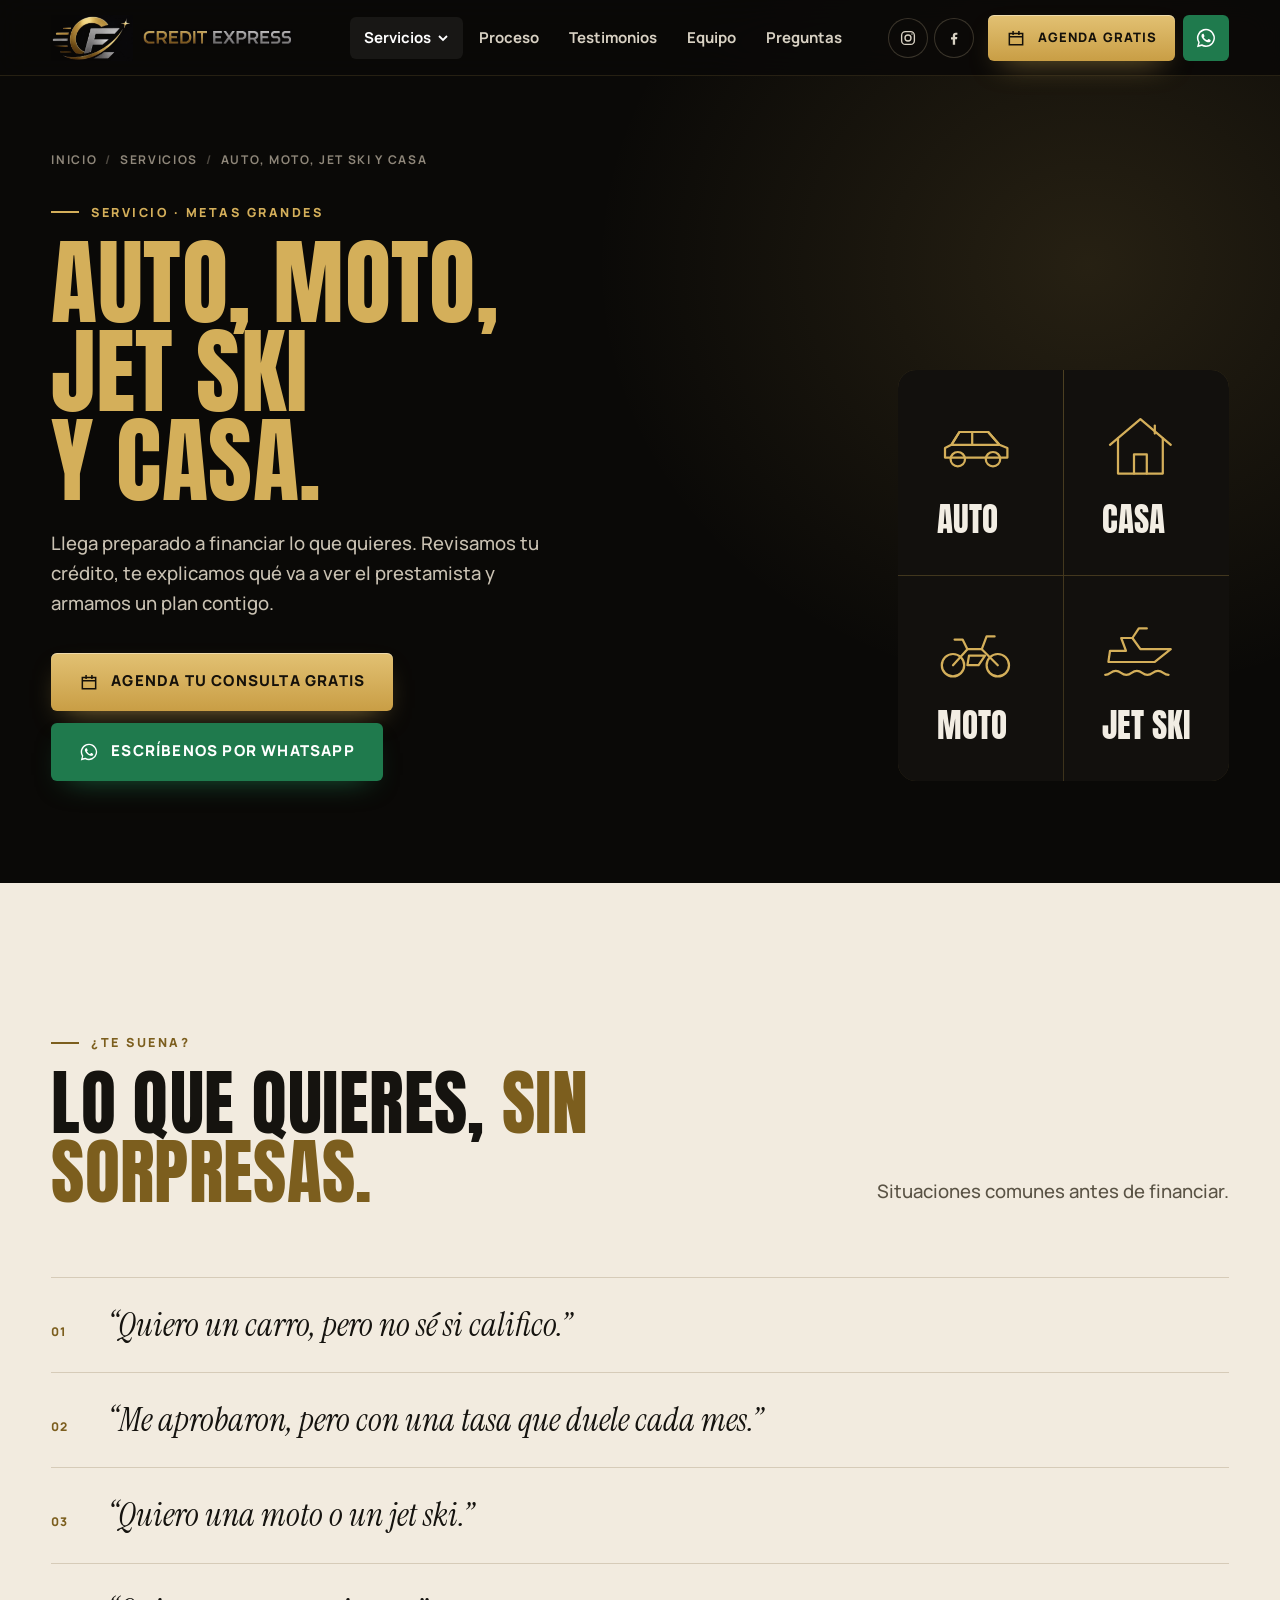
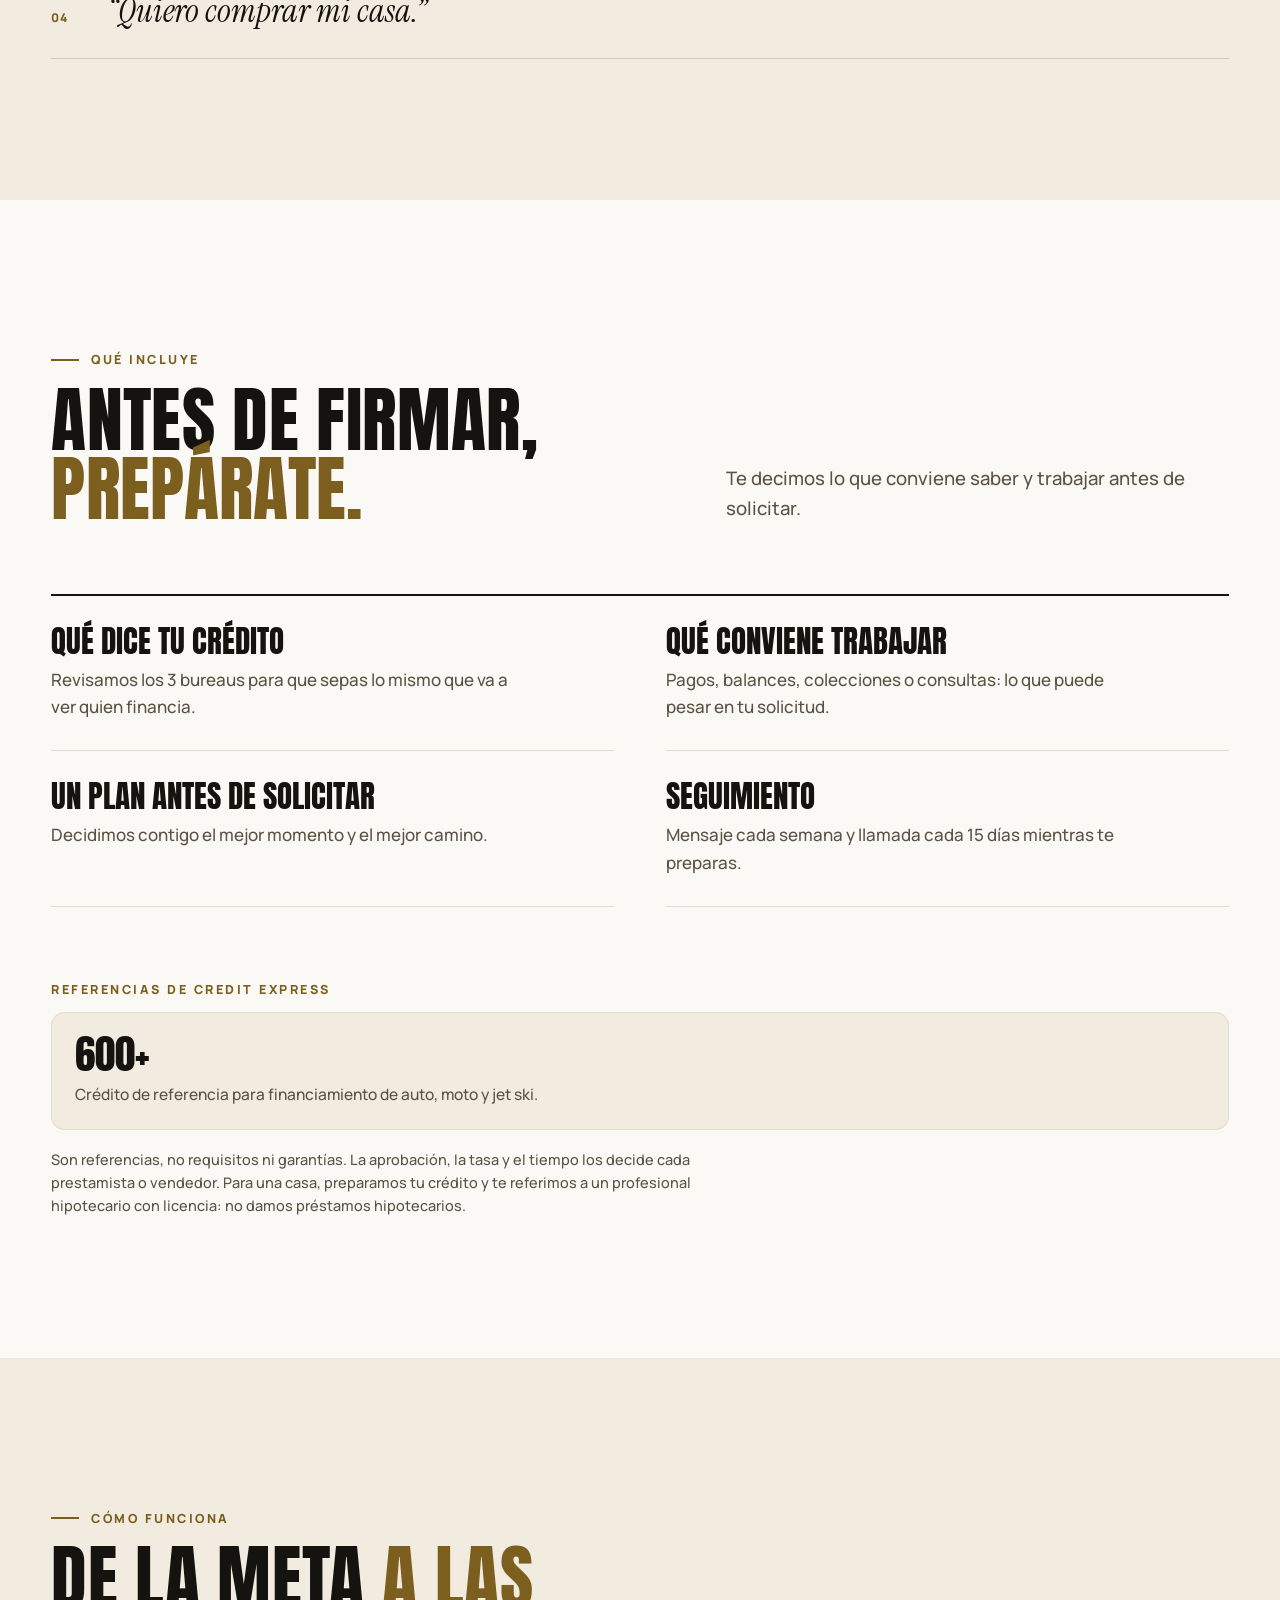
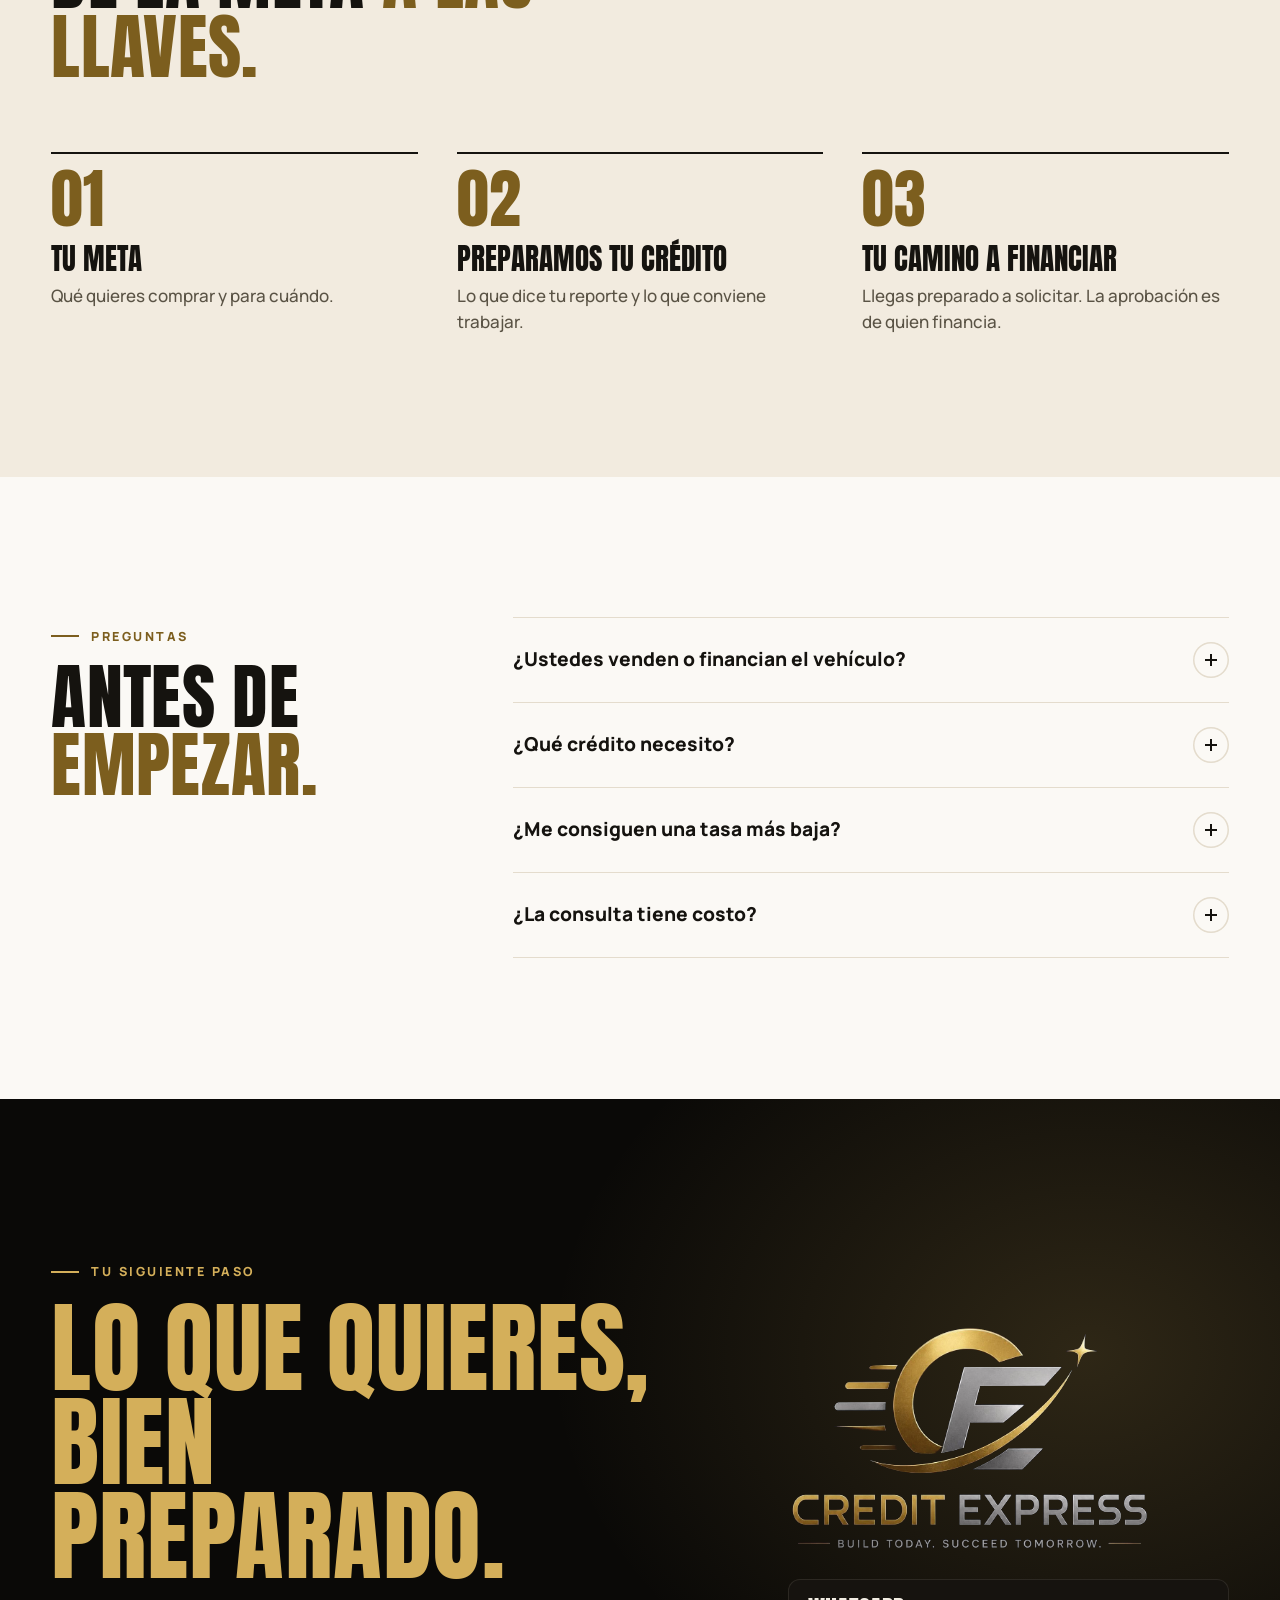
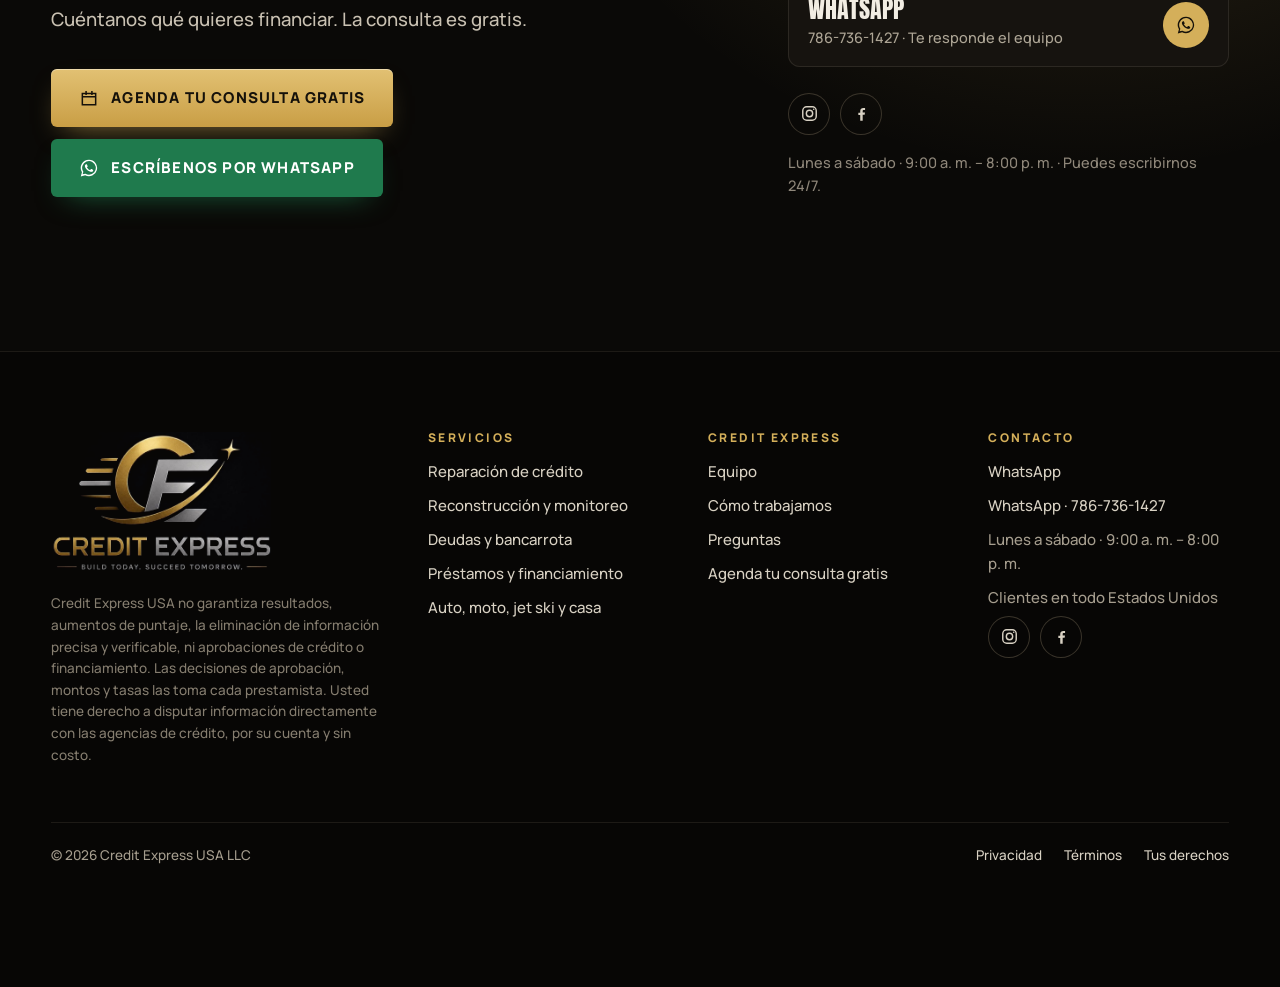
<file: auto-moto-jetski-casa.html>
<!doctype html>
<html lang="es">
<head>
<meta charset="utf-8">
<meta name="viewport" content="width=device-width,initial-scale=1,viewport-fit=cover">
<title>Auto, moto, jet ski y casa · Credit Express USA</title>
<meta name="description" content="Preparación para financiar tu auto, moto, jet ski o casa. Revisamos tu crédito y te explicamos qué va a ver el prestamista. Consulta gratis.">
<meta name="theme-color" content="#0A0907">
<link rel="icon" href="assets/img/ce-mark.jpg">
<link rel="preconnect" href="https://fonts.googleapis.com">
<link rel="preconnect" href="https://fonts.gstatic.com" crossorigin>
<link rel="stylesheet" href="https://fonts.googleapis.com/css2?family=Anton&family=Instrument+Serif:ital@0;1&family=Manrope:wght@400;500;600;700;800&family=IBM+Plex+Mono:wght@400;500;600&display=swap">
<link rel="stylesheet" href="assets/site.css">
<link rel="stylesheet" href="assets/inner.css">
<script>(function(){var r=document.documentElement,h=location.hash;if(h==='#still'||matchMedia('(prefers-reduced-motion: reduce)').matches)r.classList.add('static');if(!/[?&]notes=1/.test(location.search))r.classList.add('notes-off');var q=h.match(/^#qa(?:-from-([0-9]+))?$/);if(q){r.classList.add('static','qa');if(q[1]){var s=document.createElement('style');s.textContent='main>section:nth-of-type(-n+'+q[1]+'){display:none}';document.head.appendChild(s);}}if(/^#shot-dx/.test(h))r.classList.add('shot-dx');})();</script>
</head>
<body>
<a class="skip" href="#main">Saltar al contenido</a>
<header class="hd">
  <div class="wrap">
    <a class="brand" href="index.html" aria-label="Credit Express USA, inicio"><img class="mk" src="assets/img/ce-mark.jpg" alt="" width="600" height="337"><img class="wm" src="assets/img/ce-wordmark.jpg" alt="Credit Express" width="900" height="102"></a>
    <nav class="nav" aria-label="Principal">
      <div class="dd cur">
        <button type="button" aria-expanded="false" aria-controls="mega">Servicios <svg viewBox="0 0 12 12" aria-hidden="true"><path d="M2 4l4 4 4-4" fill="none" stroke="currentColor" stroke-width="1.8"/></svg></button>
        <div class="mega" id="mega" hidden>
          <a href="reparacion-de-credito.html" data-k="reparacion"><b>Reparación de crédito</b><span>Revisamos los 3 bureaus y disputamos lo que no está bien reportado.</span></a>
          <a href="reconstruccion-y-monitoreo.html" data-k="reconstruccion"><b>Reconstrucción y monitoreo</b><span>Plan, monitoreo, educación de crédito y tarjetas.</span></a>
          <a href="deudas-y-bancarrota.html" data-k="deudas"><b>Deudas, cobradores y bancarrota</b><span>Consolidación, acreedores, cobradores, bancarrota y casos.</span></a>
          <a href="prestamos-y-financiamiento.html" data-k="financiamiento"><b>Préstamos y financiamiento</b><span>Preparación y orientación: personal, negocio, SBA y business funding.</span></a>
          <a href="auto-moto-jetski-casa.html" data-k="vehiculos" aria-current="page"><b>Auto, moto, jet ski y casa</b><span>Llega preparado a financiar lo que quieres.</span></a>
          <a href="index.html#servicios" class="all">Ver todo lo que hacemos <svg class="i" viewBox="0 0 20 20" aria-hidden="true"><path d="M3 10h13M11 5l5 5-5 5" fill="none" stroke="currentColor" stroke-width="1.8"/></svg></a>
        </div>
      </div>
      <a href="index.html#proceso" data-k="proceso">Proceso</a>
      <a href="index.html#testimonios" data-k="testimonios">Testimonios</a>
      <a href="nosotros.html" data-k="nosotros">Equipo</a>
      <a href="preguntas.html" data-k="preguntas">Preguntas</a>
    </nav>
    <div class="hd-actions">
      <div class="hd-soc"><a href="https://www.instagram.com/credit_express_usa_/" target="_blank" rel="noopener" aria-label="Instagram de Credit Express"><svg viewBox="0 0 24 24" aria-hidden="true" fill="none" stroke="currentColor" stroke-width="1.8"><rect x="3.5" y="3.5" width="17" height="17" rx="5"/><circle cx="12" cy="12" r="4"/><circle cx="17.3" cy="6.7" r="1" fill="currentColor" stroke="none"/></svg></a><a href="https://www.facebook.com/profile.php?id=61594162596908" target="_blank" rel="noopener" aria-label="Facebook de Credit Express"><svg viewBox="0 0 24 24" aria-hidden="true"><path fill="currentColor" d="M13.5 21v-7.3h2.5l.4-2.9h-2.9V9c0-.8.2-1.4 1.4-1.4h1.6V5.1c-.3 0-1.2-.1-2.3-.1-2.2 0-3.8 1.4-3.8 3.9v2.1H8v2.9h2.4V21h3.1z"/></svg></a></div>
      <a class="btn btn-gold" data-wa="general" href="https://wa.me/17867361427?text=Hola%20Erick%2C%20quiero%20agendar%20mi%20consulta%20gratis%20con%20Credit%20Express." target="_blank" rel="noopener"><svg class="i" viewBox="0 0 24 24" aria-hidden="true"><path fill="none" stroke="currentColor" stroke-width="1.8" d="M4 6.5h16v13.5H4zM4 10.5h16M8.5 3.5v5M15.5 3.5v5"/></svg>Agenda gratis</a>
      <a class="hd-wa" data-wa="vehicle" href="https://wa.me/17867361427?text=Hola%20Erick%2C%20me%20interesa%20su%20ayuda.%20Quiero%20prepararme%20para%20financiar%20lo%20que%20quiero%20comprar." target="_blank" rel="noopener" aria-label="Escríbenos por WhatsApp"><svg class="i" viewBox="0 0 24 24" aria-hidden="true"><path fill="currentColor" d="M12.04 2a9.9 9.9 0 0 0-8.5 15l-1.4 5.1 5.24-1.37A9.9 9.9 0 1 0 12.04 2zm0 18.1c-1.5 0-2.97-.4-4.25-1.16l-.3-.18-3.1.82.83-3.03-.2-.31a8.2 8.2 0 1 1 7.02 3.86zm4.5-6.14c-.25-.12-1.46-.72-1.69-.8-.23-.08-.39-.12-.55.12-.16.25-.63.8-.78.97-.14.16-.29.18-.53.06-.25-.12-1.04-.38-1.98-1.22-.73-.65-1.23-1.46-1.37-1.7-.14-.25-.02-.38.11-.5.11-.11.25-.29.37-.43.12-.15.16-.25.25-.41.08-.17.04-.31-.02-.44-.06-.12-.55-1.33-.76-1.82-.2-.48-.4-.41-.55-.42h-.47a.9.9 0 0 0-.66.31c-.23.25-.86.84-.86 2.05s.88 2.38 1 2.54c.13.17 1.74 2.66 4.22 3.73.59.25 1.05.4 1.4.52.6.19 1.13.16 1.56.1.48-.07 1.46-.6 1.67-1.17.2-.58.2-1.07.14-1.17-.06-.1-.22-.17-.47-.29z"/></svg></a>
      <button class="burger" type="button" aria-expanded="false" aria-controls="mnav" aria-label="Menú"><span></span></button>
    </div>
  </div>
</header>
<nav class="mnav" id="mnav" aria-label="Menú" hidden>
  <div class="grp">Servicios</div>
  <a class="big" href="reparacion-de-credito.html">Reparación de crédito<small>Los 3 bureaus, disputas y seguimiento</small></a>
  <a class="big" href="reconstruccion-y-monitoreo.html">Reconstrucción y monitoreo<small>Plan, monitoreo, educación y tarjetas</small></a>
  <a class="big" href="deudas-y-bancarrota.html">Deudas y bancarrota<small>Consolidación, cobradores, bancarrota</small></a>
  <a class="big" href="prestamos-y-financiamiento.html">Préstamos y financiamiento<small>Personal, negocio, SBA, business funding</small></a>
  <a class="big" href="auto-moto-jetski-casa.html">Auto, moto, jet ski y casa<small>Preparación para financiar</small></a>
  <div class="grp">Credit Express</div>
  <a class="big" href="index.html">Inicio</a>
  <a class="big" href="index.html#testimonios">Testimonios</a>
  <a class="big" href="nosotros.html">Equipo</a>
  <a class="big" href="preguntas.html">Preguntas</a>
  <div class="calls">
    <a class="btn btn-gold" data-wa="general" href="https://wa.me/17867361427?text=Hola%20Erick%2C%20quiero%20agendar%20mi%20consulta%20gratis%20con%20Credit%20Express." target="_blank" rel="noopener"><svg class="i" viewBox="0 0 24 24" aria-hidden="true"><path fill="none" stroke="currentColor" stroke-width="1.8" d="M4 6.5h16v13.5H4zM4 10.5h16M8.5 3.5v5M15.5 3.5v5"/></svg>Agenda tu consulta gratis</a>
    <a class="btn btn-wa" data-wa="vehicle" href="https://wa.me/17867361427?text=Hola%20Erick%2C%20me%20interesa%20su%20ayuda.%20Quiero%20prepararme%20para%20financiar%20lo%20que%20quiero%20comprar." target="_blank" rel="noopener"><svg class="i" viewBox="0 0 24 24" aria-hidden="true"><path fill="currentColor" d="M12.04 2a9.9 9.9 0 0 0-8.5 15l-1.4 5.1 5.24-1.37A9.9 9.9 0 1 0 12.04 2zm0 18.1c-1.5 0-2.97-.4-4.25-1.16l-.3-.18-3.1.82.83-3.03-.2-.31a8.2 8.2 0 1 1 7.02 3.86zm4.5-6.14c-.25-.12-1.46-.72-1.69-.8-.23-.08-.39-.12-.55.12-.16.25-.63.8-.78.97-.14.16-.29.18-.53.06-.25-.12-1.04-.38-1.98-1.22-.73-.65-1.23-1.46-1.37-1.7-.14-.25-.02-.38.11-.5.11-.11.25-.29.37-.43.12-.15.16-.25.25-.41.08-.17.04-.31-.02-.44-.06-.12-.55-1.33-.76-1.82-.2-.48-.4-.41-.55-.42h-.47a.9.9 0 0 0-.66.31c-.23.25-.86.84-.86 2.05s.88 2.38 1 2.54c.13.17 1.74 2.66 4.22 3.73.59.25 1.05.4 1.4.52.6.19 1.13.16 1.56.1.48-.07 1.46-.6 1.67-1.17.2-.58.2-1.07.14-1.17-.06-.1-.22-.17-.47-.29z"/></svg>Escríbenos por WhatsApp</a>
  </div>
  <div class="social" style="margin-top:22px">
          <a href="https://www.instagram.com/credit_express_usa_/" target="_blank" rel="noopener" aria-label="Instagram de Credit Express"><svg viewBox="0 0 24 24" aria-hidden="true" fill="none" stroke="currentColor" stroke-width="1.8"><rect x="3.5" y="3.5" width="17" height="17" rx="5"/><circle cx="12" cy="12" r="4"/><circle cx="17.3" cy="6.7" r="1" fill="currentColor" stroke="none"/></svg></a>
          <a href="https://www.facebook.com/profile.php?id=61594162596908" target="_blank" rel="noopener" aria-label="Facebook de Credit Express"><svg viewBox="0 0 24 24" aria-hidden="true"><path fill="currentColor" d="M13.5 21v-7.3h2.5l.4-2.9h-2.9V9c0-.8.2-1.4 1.4-1.4h1.6V5.1c-.3 0-1.2-.1-2.3-.1-2.2 0-3.8 1.4-3.8 3.9v2.1H8v2.9h2.4V21h3.1z"/></svg></a>
        </div>
</nav>
<main id="main">
<svg width="0" height="0" style="position:absolute" aria-hidden="true">
  <defs>
    <!-- 48px grid, 1.6 stroke: recognizable at a glance, drawn in the same hand -->
    <symbol id="i-repair" viewBox="0 0 48 48"><path d="M12 6h17l9 9v27H12z"/><path d="M29 6v9h9"/><path d="M18 22h14M18 28h8"/><circle cx="33" cy="34" r="6" class="f"/><path d="M30.5 34l1.8 1.8 3.4-3.6" class="k"/></symbol>
    <symbol id="i-rebuild" viewBox="0 0 48 48"><path d="M8 40h32"/><rect x="11" y="30" width="6" height="10" class="f"/><rect x="21" y="23" width="6" height="17" class="f"/><rect x="31" y="14" width="6" height="26" class="f"/><path d="M10 22l10-8 7 5 11-10"/><path d="M33 9h5v5"/></symbol>
    <symbol id="i-monitor" viewBox="0 0 48 48"><path d="M24 5l15 6v11c0 10-6.5 17-15 21-8.5-4-15-11-15-21V11z"/><path d="M14 25h5l3-6 4 11 3-5h5"/></symbol>
    <symbol id="i-bureaus" viewBox="0 0 48 48"><rect x="5" y="12" width="15" height="22" rx="1.5"/><rect x="16.5" y="9" width="15" height="28" rx="1.5" class="f"/><rect x="28" y="12" width="15" height="22" rx="1.5"/><path d="M20 17h8M20 21h8M20 25h5"/><path d="M13 40h22"/><text x="24" y="44.5" text-anchor="middle" class="t">3</text></symbol>
    <symbol id="i-card" viewBox="0 0 48 48"><rect x="4" y="11" width="40" height="27" rx="3.5"/><path d="M4 18h40" class="w"/><rect x="9" y="24" width="8" height="6" rx="1.2" class="f"/><path d="M26 31h12M26 27h6"/></symbol>
    <symbol id="i-edu" viewBox="0 0 48 48"><path d="M3 18l21-9 21 9-21 9z" class="f"/><path d="M12 22v9c3 3 7 5 12 5s9-2 12-5v-9"/><path d="M42 19.5v10"/><circle cx="42" cy="31" r="1.6"/></symbol>
    <symbol id="i-merge" viewBox="0 0 48 48"><rect x="4" y="7" width="12" height="8" rx="1.2"/><rect x="4" y="20" width="12" height="8" rx="1.2"/><rect x="4" y="33" width="12" height="8" rx="1.2"/><path d="M16 11c8 0 8 13 14 13M16 37c8 0 8-13 14-13M16 24h14"/><rect x="30" y="18" width="14" height="12" rx="1.5" class="f"/></symbol>
    <symbol id="i-scale" viewBox="0 0 48 48"><path d="M24 7v33M14 40h20M8 13h32"/><circle cx="24" cy="7" r="2" class="f"/><path d="M8 13L3 26h10zM40 13l-5 13h10z"/><path d="M3 26c1 3 3 4 5 4s4-1 5-4M35 26c1 3 3 4 5 4s4-1 5-4"/></symbol>
    <symbol id="i-letter" viewBox="0 0 48 48"><rect x="4" y="12" width="28" height="20" rx="2"/><path d="M4 13l14 11 14-11"/><path d="M32 30c2-1 5 0 6 2l3 5-4 3c-4-2-7-5-9-9z" class="f"/><path d="M36 10a8 8 0 0 1 7 7M36 5a13 13 0 0 1 11 11"/></symbol>
    <symbol id="i-person" viewBox="0 0 48 48"><circle cx="17" cy="14" r="6"/><path d="M5 38c0-7 5-12 12-12 4 0 7 1.5 9 4"/><circle cx="33" cy="32" r="10" class="f"/><path d="M33 26v12M36 28.5c-1-1-2-1.3-3.4-1.3-1.8 0-3 .8-3 2.1 0 3.2 6.6 1.6 6.6 4.9 0 1.3-1.3 2.2-3.3 2.2-1.5 0-2.7-.4-3.6-1.4" class="k"/></symbol>
    <symbol id="i-case" viewBox="0 0 48 48"><path d="M6 20h36v20H6z"/><path d="M4 20l5-11h30l5 11"/><path d="M4 20c0 3 2.5 5 5 5s5-2 5-5c0 3 2.5 5 5 5s5-2 5-5c0 3 2.5 5 5 5s5-2 5-5c0 3 2.5 5 5 5s5-2 5-5"/><rect x="20" y="30" width="8" height="10" class="f"/></symbol>
    <symbol id="i-bank" viewBox="0 0 48 48"><path d="M4 17L24 6l20 11z" class="f"/><path d="M6 42h36M8 38h32M10 20v15M18 20v15M30 20v15M38 20v15"/><path d="M24 20v15"/><circle cx="24" cy="13" r="1.4" class="k"/></symbol>
    <symbol id="i-growth" viewBox="0 0 48 48"><path d="M6 42V8M6 42h36"/><path d="M11 34l9-9 7 5 13-15"/><path d="M33 15h7v7"/><circle cx="36" cy="35" r="6" class="f"/><path d="M36 32v6M34 35h4" class="k"/></symbol>
    <symbol id="i-car" viewBox="0 0 48 48"><path d="M5 31v-6l4-2 5-8h18l7 8 5 2v6z" class="f"/><path d="M14 15l-5 8h30l-7-8z"/><circle cx="13" cy="32" r="4.5"/><circle cx="35" cy="32" r="4.5"/><path d="M22 15v8"/></symbol>
    <symbol id="i-home" viewBox="0 0 48 48"><path d="M5 23L24 7l19 16"/><path d="M10 19v22h28V19" class="f"/><path d="M20 41V29h8v12"/><path d="M33 11v5"/></symbol>
    <symbol id="i-moto" viewBox="0 0 48 48"><circle cx="10" cy="32" r="7"/><circle cx="38" cy="32" r="7"/><path d="M10 32l9-10h9l10 10"/><path d="M19 22l-3-6h-5M28 22l3-8h5"/><path d="M20 26h10l-4 6h-7z" class="f"/></symbol>
    <symbol id="i-jetski" viewBox="0 0 48 48"><path d="M4 30h29l10-8H24l-5-7h-7l3 8H5z" class="f"/><path d="M19 15l4-6h5"/><path d="M2 38c3.3 0 3.3-2.5 6.6-2.5s3.3 2.5 6.6 2.5 3.3-2.5 6.6-2.5 3.3 2.5 6.6 2.5 3.3-2.5 6.6-2.5 3.3 2.5 6.6 2.5"/></symbol>
    <symbol id="i-refer" viewBox="0 0 48 48"><circle cx="14" cy="15" r="6"/><circle cx="34" cy="15" r="6" class="f"/><path d="M3 40c0-7 5-12 11-12 3 0 5.5 1 7.3 2.7M45 40c0-7-5-12-11-12-3 0-5.5 1-7.3 2.7"/><path d="M20 38h10M26 34l4 4-4 4"/></symbol>
  </defs>
</svg>


<section class="phero t-dark">
  <div class="wrap g">
    <div>
      <ol class="crumb"><li><a href="index.html">Inicio</a></li><li><a href="index.html#servicios">Servicios</a></li><li aria-current="page">Auto, moto, jet ski y casa</li></ol>
      <p class="eyebrow">Servicio · Metas grandes</p>
      <h1 class="D" style="margin-top:18px">Auto, moto, jet&nbsp;ski <span class="g">y&nbsp;casa.</span></h1>
      <p class="lede">Llega preparado a financiar lo que quieres. Revisamos tu crédito, te explicamos qué va a ver el prestamista y armamos un plan contigo.</p>
      <div class="cta-row">
        <a class="btn btn-gold" data-wa="general" href="https://wa.me/17867361427?text=Hola%20Erick%2C%20quiero%20agendar%20mi%20consulta%20gratis%20con%20Credit%20Express." target="_blank" rel="noopener"><svg class="i" viewBox="0 0 24 24" aria-hidden="true"><path fill="none" stroke="currentColor" stroke-width="1.8" d="M4 6.5h16v13.5H4zM4 10.5h16M8.5 3.5v5M15.5 3.5v5"/></svg>Agenda tu consulta gratis</a>
        <a class="btn btn-wa" data-wa="vehicle" href="https://wa.me/17867361427?text=Hola%20Erick%2C%20me%20interesa%20su%20ayuda.%20Quiero%20prepararme%20para%20financiar%20lo%20que%20quiero%20comprar." target="_blank" rel="noopener"><svg class="i" viewBox="0 0 24 24" aria-hidden="true"><path fill="currentColor" d="M12.04 2a9.9 9.9 0 0 0-8.5 15l-1.4 5.1 5.24-1.37A9.9 9.9 0 1 0 12.04 2zm0 18.1c-1.5 0-2.97-.4-4.25-1.16l-.3-.18-3.1.82.83-3.03-.2-.31a8.2 8.2 0 1 1 7.02 3.86zm4.5-6.14c-.25-.12-1.46-.72-1.69-.8-.23-.08-.39-.12-.55.12-.16.25-.63.8-.78.97-.14.16-.29.18-.53.06-.25-.12-1.04-.38-1.98-1.22-.73-.65-1.23-1.46-1.37-1.7-.14-.25-.02-.38.11-.5.11-.11.25-.29.37-.43.12-.15.16-.25.25-.41.08-.17.04-.31-.02-.44-.06-.12-.55-1.33-.76-1.82-.2-.48-.4-.41-.55-.42h-.47a.9.9 0 0 0-.66.31c-.23.25-.86.84-.86 2.05s.88 2.38 1 2.54c.13.17 1.74 2.66 4.22 3.73.59.25 1.05.4 1.4.52.6.19 1.13.16 1.56.1.48-.07 1.46-.6 1.67-1.17.2-.58.2-1.07.14-1.17-.06-.1-.22-.17-.47-.29z"/></svg>Escríbenos por WhatsApp</a>
      </div>
    </div>
    <div class="goals" aria-label="Lo que puedes financiar">
      <a data-wa="s_auto" href="https://wa.me/17867361427?text=Hola%20Erick%2C%20me%20interesa%20su%20ayuda.%20Estoy%20buscando%20comprar%20un%20auto%20y%20quiero%20preparar%20mi%20cr%C3%A9dito%20para%20financiarlo." target="_blank" rel="noopener"><svg><use href="#i-car"/></svg><b>Auto</b></a>
      <a data-wa="s_home" href="https://wa.me/17867361427?text=Hola%20Erick%2C%20me%20interesa%20su%20ayuda.%20Estoy%20buscando%20comprar%20una%20casa%20y%20quiero%20preparar%20mi%20cr%C3%A9dito." target="_blank" rel="noopener"><svg><use href="#i-home"/></svg><b>Casa</b></a>
      <a data-wa="s_moto" href="https://wa.me/17867361427?text=Hola%20Erick%2C%20me%20interesa%20su%20ayuda.%20Estoy%20buscando%20comprar%20una%20motocicleta%20y%20quiero%20preparar%20mi%20cr%C3%A9dito%20para%20financiarla." target="_blank" rel="noopener"><svg><use href="#i-moto"/></svg><b>Moto</b></a>
      <a data-wa="s_jetski" href="https://wa.me/17867361427?text=Hola%20Erick%2C%20me%20interesa%20su%20ayuda.%20Estoy%20buscando%20comprar%20un%20jet%20ski%20y%20quiero%20preparar%20mi%20cr%C3%A9dito%20para%20financiarlo." target="_blank" rel="noopener"><svg><use href="#i-jetski"/></svg><b>Jet ski</b></a>
    </div>
  </div>
</section>

<section class="sec t-cream">
  <div class="wrap">
    <div class="head2">
      <div><p class="eyebrow">¿Te suena?</p><h2 class="D D-l" style="margin-top:18px">Lo que quieres, <span class="g">sin sorpresas.</span></h2></div>
      <p class="lede">Situaciones comunes antes de financiar.</p>
    </div>
    <ul class="fit">
      <li class="rv"><i>01</i><p>“Quiero un carro, pero no sé si califico.”</p></li>
      <li class="rv"><i>02</i><p>“Me aprobaron, pero con una tasa que duele cada mes.”</p></li>
      <li class="rv"><i>03</i><p>“Quiero una moto o un jet ski.”</p></li>
      <li class="rv"><i>04</i><p>“Quiero comprar mi casa.”</p></li>
    </ul>
  </div>
</section>

<section class="sec t-white">
  <div class="wrap">
    <div class="head2">
      <div><p class="eyebrow">Qué incluye</p><h2 class="D D-l" style="margin-top:18px">Antes de firmar, <span class="g">prepárate.</span></h2></div>
      <p class="lede">Te decimos lo que conviene saber y trabajar antes de solicitar.</p>
    </div>
    <ul class="svc-list">
      <li class="rv"><h3>Qué dice tu crédito</h3><p>Revisamos los 3 bureaus para que sepas lo mismo que va a ver quien financia.</p></li>
      <li class="rv"><h3>Qué conviene trabajar</h3><p>Pagos, balances, colecciones o consultas: lo que puede pesar en tu solicitud.</p></li>
      <li class="rv"><h3>Un plan antes de solicitar</h3><p>Decidimos contigo el mejor momento y el mejor camino.</p></li>
      <li class="rv"><h3>Seguimiento</h3><p>Mensaje cada semana y llamada cada 15 días mientras te preparas.</p></li>
    </ul>
    <div class="ref-wrap">
      <h3>Referencias de Credit Express</h3>
      <div class="ref">
        <div><b>600+</b><span>Crédito de referencia para financiamiento de auto, moto y jet ski.</span></div>
      </div>
      <p class="fine">Son referencias, no requisitos ni garantías. La aprobación, la tasa y el tiempo los decide cada prestamista o vendedor. Para una casa, preparamos tu crédito y te referimos a un profesional hipotecario con licencia: no damos préstamos hipotecarios.</p>
      <p class="todo" style="margin-top:12px">“~1 hora” retirado · casa: solo preparación de crédito y referido a un profesional hipotecario con licencia (Fla. cap. 494 / NMLS)</p>
    </div>
  </div>
</section>

<section class="sec t-cream">
  <div class="wrap">
    <div class="head2"><div><p class="eyebrow">Cómo funciona</p><h2 class="D D-l" style="margin-top:18px">De la meta <span class="g">a las llaves.</span></h2></div></div>
    <ol class="mini"><li><h3>Tu meta</h3><p>Qué quieres comprar y para cuándo.</p></li><li><h3>Preparamos tu crédito</h3><p>Lo que dice tu reporte y lo que conviene trabajar.</p></li><li><h3>Tu camino a financiar</h3><p>Llegas preparado a solicitar. La aprobación es de quien financia.</p></li></ol>
  </div>
</section>


<section class="sec t-white">
  <div class="wrap fq2">
    <div><p class="eyebrow">Preguntas</p><h2 class="D D-l" style="margin-top:18px">Antes de <span class="g">empezar.</span></h2></div>
    <div class="faq">
      <details><summary>¿Ustedes venden o financian el vehículo?<i aria-hidden="true"></i></summary><div class="ans"><p>No. Preparamos tu crédito y, cuando aplica, te conectamos con bancos y prestamistas con los que trabajamos. Para una casa, te referimos a un profesional hipotecario con licencia. Lo que compras lo eliges tú, y la aprobación es de quien financia.</p></div></details>
      <details><summary>¿Qué crédito necesito?<i aria-hidden="true"></i></summary><div class="ans"><p>Como referencia, 600 o más. Cada prestamista tiene sus propios requisitos.</p></div></details>
      <details><summary>¿Me consiguen una tasa más baja?<i aria-hidden="true"></i></summary><div class="ans"><p>No podemos prometer tasas ni aprobaciones. Te ayudamos a llegar preparado.</p></div></details>
      <details><summary>¿La consulta tiene costo?<i aria-hidden="true"></i></summary><div class="ans"><p>No. Es 100% gratis y sin compromiso.</p></div></details>
    </div>
  </div>
</section>

<section class="close t-dark" id="empezar">
  <div class="wrap g">
    <div>
      <p class="eyebrow">Tu siguiente paso</p>
      <h2 class="D D-xl" style="margin-top:22px">Lo que quieres, <span class="g">bien preparado.</span></h2>
      <p class="lede">Cuéntanos qué quieres financiar. La consulta es gratis.</p>
      <div class="cta-row">
        <a class="btn btn-gold" data-wa="general" href="https://wa.me/17867361427?text=Hola%20Erick%2C%20quiero%20agendar%20mi%20consulta%20gratis%20con%20Credit%20Express." target="_blank" rel="noopener"><svg class="i" viewBox="0 0 24 24" aria-hidden="true"><path fill="none" stroke="currentColor" stroke-width="1.8" d="M4 6.5h16v13.5H4zM4 10.5h16M8.5 3.5v5M15.5 3.5v5"/></svg>Agenda tu consulta gratis</a>
        <a class="btn btn-wa" data-wa="vehicle" href="https://wa.me/17867361427?text=Hola%20Erick%2C%20me%20interesa%20su%20ayuda.%20Quiero%20prepararme%20para%20financiar%20lo%20que%20quiero%20comprar." target="_blank" rel="noopener"><svg class="i" viewBox="0 0 24 24" aria-hidden="true"><path fill="currentColor" d="M12.04 2a9.9 9.9 0 0 0-8.5 15l-1.4 5.1 5.24-1.37A9.9 9.9 0 1 0 12.04 2zm0 18.1c-1.5 0-2.97-.4-4.25-1.16l-.3-.18-3.1.82.83-3.03-.2-.31a8.2 8.2 0 1 1 7.02 3.86zm4.5-6.14c-.25-.12-1.46-.72-1.69-.8-.23-.08-.39-.12-.55.12-.16.25-.63.8-.78.97-.14.16-.29.18-.53.06-.25-.12-1.04-.38-1.98-1.22-.73-.65-1.23-1.46-1.37-1.7-.14-.25-.02-.38.11-.5.11-.11.25-.29.37-.43.12-.15.16-.25.25-.41.08-.17.04-.31-.02-.44-.06-.12-.55-1.33-.76-1.82-.2-.48-.4-.41-.55-.42h-.47a.9.9 0 0 0-.66.31c-.23.25-.86.84-.86 2.05s.88 2.38 1 2.54c.13.17 1.74 2.66 4.22 3.73.59.25 1.05.4 1.4.52.6.19 1.13.16 1.56.1.48-.07 1.46-.6 1.67-1.17.2-.58.2-1.07.14-1.17-.06-.1-.22-.17-.47-.29z"/></svg>Escríbenos por WhatsApp</a>
      </div>
    </div>
    <div class="side">
      <img class="lockup" src="assets/img/ce-lockup.jpg" alt="Credit Express" width="1000" height="653" loading="lazy">
      <a class="callcard" data-wa="general" href="https://wa.me/17867361427?text=Hola%20Erick%2C%20quiero%20agendar%20mi%20consulta%20gratis%20con%20Credit%20Express." target="_blank" rel="noopener"><div><b>WhatsApp</b><span>786-736-1427 · Te responde el equipo</span></div><span class="ic"><svg class="i" viewBox="0 0 24 24" aria-hidden="true"><path fill="currentColor" d="M12.04 2a9.9 9.9 0 0 0-8.5 15l-1.4 5.1 5.24-1.37A9.9 9.9 0 1 0 12.04 2zm0 18.1c-1.5 0-2.97-.4-4.25-1.16l-.3-.18-3.1.82.83-3.03-.2-.31a8.2 8.2 0 1 1 7.02 3.86zm4.5-6.14c-.25-.12-1.46-.72-1.69-.8-.23-.08-.39-.12-.55.12-.16.25-.63.8-.78.97-.14.16-.29.18-.53.06-.25-.12-1.04-.38-1.98-1.22-.73-.65-1.23-1.46-1.37-1.7-.14-.25-.02-.38.11-.5.11-.11.25-.29.37-.43.12-.15.16-.25.25-.41.08-.17.04-.31-.02-.44-.06-.12-.55-1.33-.76-1.82-.2-.48-.4-.41-.55-.42h-.47a.9.9 0 0 0-.66.31c-.23.25-.86.84-.86 2.05s.88 2.38 1 2.54c.13.17 1.74 2.66 4.22 3.73.59.25 1.05.4 1.4.52.6.19 1.13.16 1.56.1.48-.07 1.46-.6 1.67-1.17.2-.58.2-1.07.14-1.17-.06-.1-.22-.17-.47-.29z"/></svg></span></a>
      <div class="social" style="margin-top:14px">
          <a href="https://www.instagram.com/credit_express_usa_/" target="_blank" rel="noopener" aria-label="Instagram de Credit Express"><svg viewBox="0 0 24 24" aria-hidden="true" fill="none" stroke="currentColor" stroke-width="1.8"><rect x="3.5" y="3.5" width="17" height="17" rx="5"/><circle cx="12" cy="12" r="4"/><circle cx="17.3" cy="6.7" r="1" fill="currentColor" stroke="none"/></svg></a>
          <a href="https://www.facebook.com/profile.php?id=61594162596908" target="_blank" rel="noopener" aria-label="Facebook de Credit Express"><svg viewBox="0 0 24 24" aria-hidden="true"><path fill="currentColor" d="M13.5 21v-7.3h2.5l.4-2.9h-2.9V9c0-.8.2-1.4 1.4-1.4h1.6V5.1c-.3 0-1.2-.1-2.3-.1-2.2 0-3.8 1.4-3.8 3.9v2.1H8v2.9h2.4V21h3.1z"/></svg></a>
        </div>
      <p class="hours">Lunes a sábado · 9:00 a. m. – 8:00 p. m. · Puedes escribirnos 24/7.</p>
    </div>
  </div>
</section>

</main>
<footer class="ft">
  <div class="wrap">
    <div class="g">
      <div>
        <img class="lockup" src="assets/img/ce-lockup.jpg" alt="Credit Express" width="1000" height="653" loading="lazy">
        <p class="disc">Credit Express USA no garantiza resultados, aumentos de puntaje, la eliminación de información precisa y verificable, ni aprobaciones de crédito o financiamiento. Las decisiones de aprobación, montos y tasas las toma cada prestamista. Usted tiene derecho a disputar información directamente con las agencias de crédito, por su cuenta y sin costo.</p>
        <p class="todo" style="margin-top:14px">Texto legal final a revisar por el abogado de Credit Express (CROA · ley de Florida para organizaciones de servicios de crédito · reglas de alivio de deudas)</p>
      </div>
      <div>
        <h4>Servicios</h4>
        <ul>
          <li><a href="reparacion-de-credito.html">Reparación de crédito</a></li>
          <li><a href="reconstruccion-y-monitoreo.html">Reconstrucción y monitoreo</a></li>
          <li><a href="deudas-y-bancarrota.html">Deudas y bancarrota</a></li>
          <li><a href="prestamos-y-financiamiento.html">Préstamos y financiamiento</a></li>
          <li><a href="auto-moto-jetski-casa.html">Auto, moto, jet ski y casa</a></li>
        </ul>
      </div>
      <div>
        <h4>Credit Express</h4>
        <ul>
          <li><a href="nosotros.html">Equipo</a></li>
          <li><a href="index.html#proceso">Cómo trabajamos</a></li>
          <li><a href="preguntas.html">Preguntas</a></li>
          <li><a data-wa="general" href="https://wa.me/17867361427?text=Hola%20Erick%2C%20quiero%20agendar%20mi%20consulta%20gratis%20con%20Credit%20Express." target="_blank" rel="noopener">Agenda tu consulta gratis</a></li>
        </ul>
      </div>
      <div>
        <h4>Contacto</h4>
        <ul>
          <li><a data-wa="vehicle" href="https://wa.me/17867361427?text=Hola%20Erick%2C%20me%20interesa%20su%20ayuda.%20Quiero%20prepararme%20para%20financiar%20lo%20que%20quiero%20comprar." target="_blank" rel="noopener">WhatsApp</a></li>
          <li><a data-wa="general" href="https://wa.me/17867361427?text=Hola%20Erick%2C%20quiero%20agendar%20mi%20consulta%20gratis%20con%20Credit%20Express." target="_blank" rel="noopener">WhatsApp · 786-736-1427</a></li>
          <li>Lunes a sábado · 9:00 a. m. – 8:00 p. m.</li>
          <li>Clientes en todo Estados Unidos</li>
        </ul>
        <div class="social">
          <a href="https://www.instagram.com/credit_express_usa_/" target="_blank" rel="noopener" aria-label="Instagram de Credit Express"><svg viewBox="0 0 24 24" aria-hidden="true" fill="none" stroke="currentColor" stroke-width="1.8"><rect x="3.5" y="3.5" width="17" height="17" rx="5"/><circle cx="12" cy="12" r="4"/><circle cx="17.3" cy="6.7" r="1" fill="currentColor" stroke="none"/></svg></a>
          <a href="https://www.facebook.com/profile.php?id=61594162596908" target="_blank" rel="noopener" aria-label="Facebook de Credit Express"><svg viewBox="0 0 24 24" aria-hidden="true"><path fill="currentColor" d="M13.5 21v-7.3h2.5l.4-2.9h-2.9V9c0-.8.2-1.4 1.4-1.4h1.6V5.1c-.3 0-1.2-.1-2.3-.1-2.2 0-3.8 1.4-3.8 3.9v2.1H8v2.9h2.4V21h3.1z"/></svg></a>
        </div>
      </div>
    </div>
    <div class="base">
      <span>© 2026 Credit Express USA LLC</span>
      <ul><li><a href="privacidad.html">Privacidad</a></li><li><a href="#" data-soon>Términos</a></li><li><a href="preguntas.html#derechos">Tus derechos</a></li></ul>
    </div>
  </div>
</footer>
<div class="abar"><a class="btn btn-gold" data-wa="general" href="https://wa.me/17867361427?text=Hola%20Erick%2C%20quiero%20agendar%20mi%20consulta%20gratis%20con%20Credit%20Express." target="_blank" rel="noopener"><svg class="i" viewBox="0 0 24 24" aria-hidden="true"><path fill="none" stroke="currentColor" stroke-width="1.8" d="M4 6.5h16v13.5H4zM4 10.5h16M8.5 3.5v5M15.5 3.5v5"/></svg>Agendar gratis</a><a class="btn btn-wa" data-wa="vehicle" href="https://wa.me/17867361427?text=Hola%20Erick%2C%20me%20interesa%20su%20ayuda.%20Quiero%20prepararme%20para%20financiar%20lo%20que%20quiero%20comprar." target="_blank" rel="noopener"><svg class="i" viewBox="0 0 24 24" aria-hidden="true"><path fill="currentColor" d="M12.04 2a9.9 9.9 0 0 0-8.5 15l-1.4 5.1 5.24-1.37A9.9 9.9 0 1 0 12.04 2zm0 18.1c-1.5 0-2.97-.4-4.25-1.16l-.3-.18-3.1.82.83-3.03-.2-.31a8.2 8.2 0 1 1 7.02 3.86zm4.5-6.14c-.25-.12-1.46-.72-1.69-.8-.23-.08-.39-.12-.55.12-.16.25-.63.8-.78.97-.14.16-.29.18-.53.06-.25-.12-1.04-.38-1.98-1.22-.73-.65-1.23-1.46-1.37-1.7-.14-.25-.02-.38.11-.5.11-.11.25-.29.37-.43.12-.15.16-.25.25-.41.08-.17.04-.31-.02-.44-.06-.12-.55-1.33-.76-1.82-.2-.48-.4-.41-.55-.42h-.47a.9.9 0 0 0-.66.31c-.23.25-.86.84-.86 2.05s.88 2.38 1 2.54c.13.17 1.74 2.66 4.22 3.73.59.25 1.05.4 1.4.52.6.19 1.13.16 1.56.1.48-.07 1.46-.6 1.67-1.17.2-.58.2-1.07.14-1.17-.06-.1-.22-.17-.47-.29z"/></svg>WhatsApp</a></div>
<div class="soon-note" id="soon-note" role="status" hidden>Este enlace se conecta cuando Credit Express nos lo confirme.</div>
<button class="notes-toggle" id="notes-toggle" type="button" aria-pressed="true">Notas: ON</button>
<script src="assets/site.js"></script>

<!-- GoHighLevel (LeadConnector) chat widget -->
<script src="https://widgets.leadconnectorhq.com/loader.js" data-resources-url="https://widgets.leadconnectorhq.com/chat-widget/loader.js" data-widget-id="6ad97ac8f56fd8562e8255f4" data-source="WEB_USER"></script>
</body>
</html>
</file>
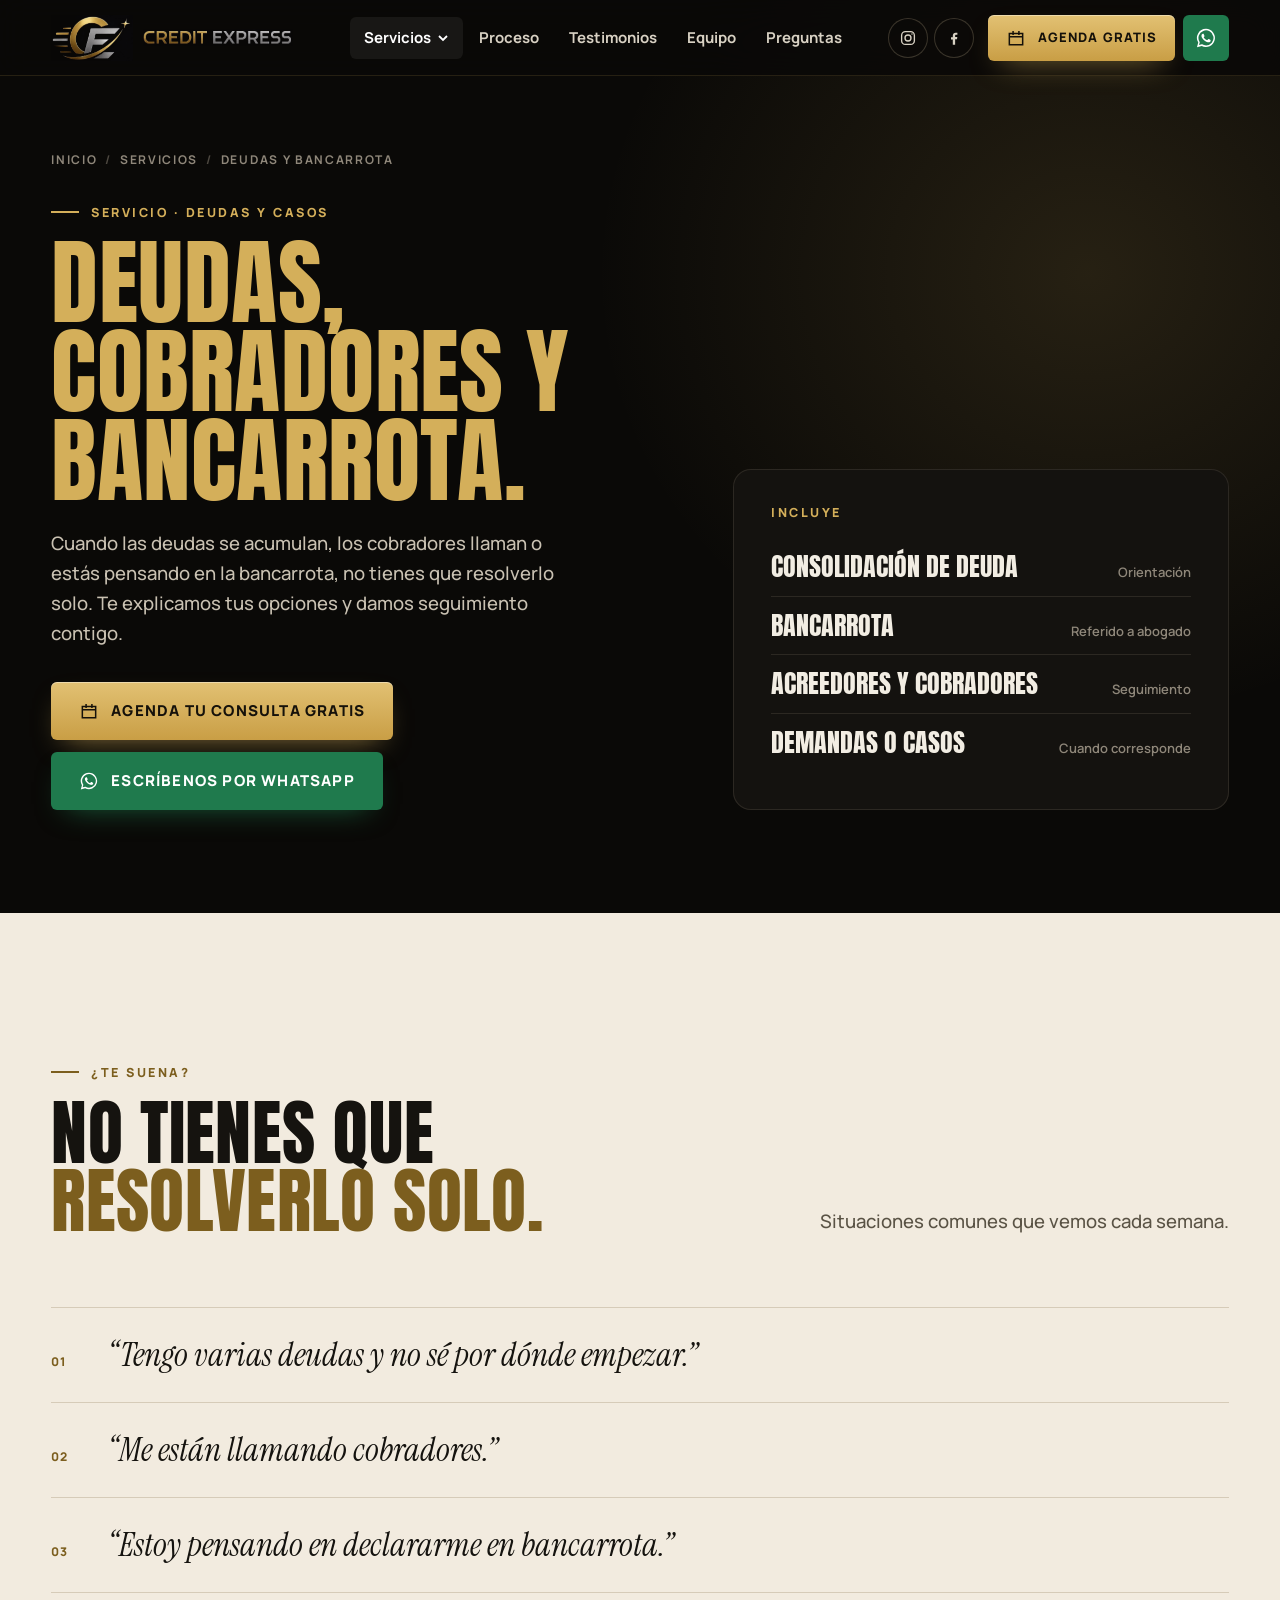
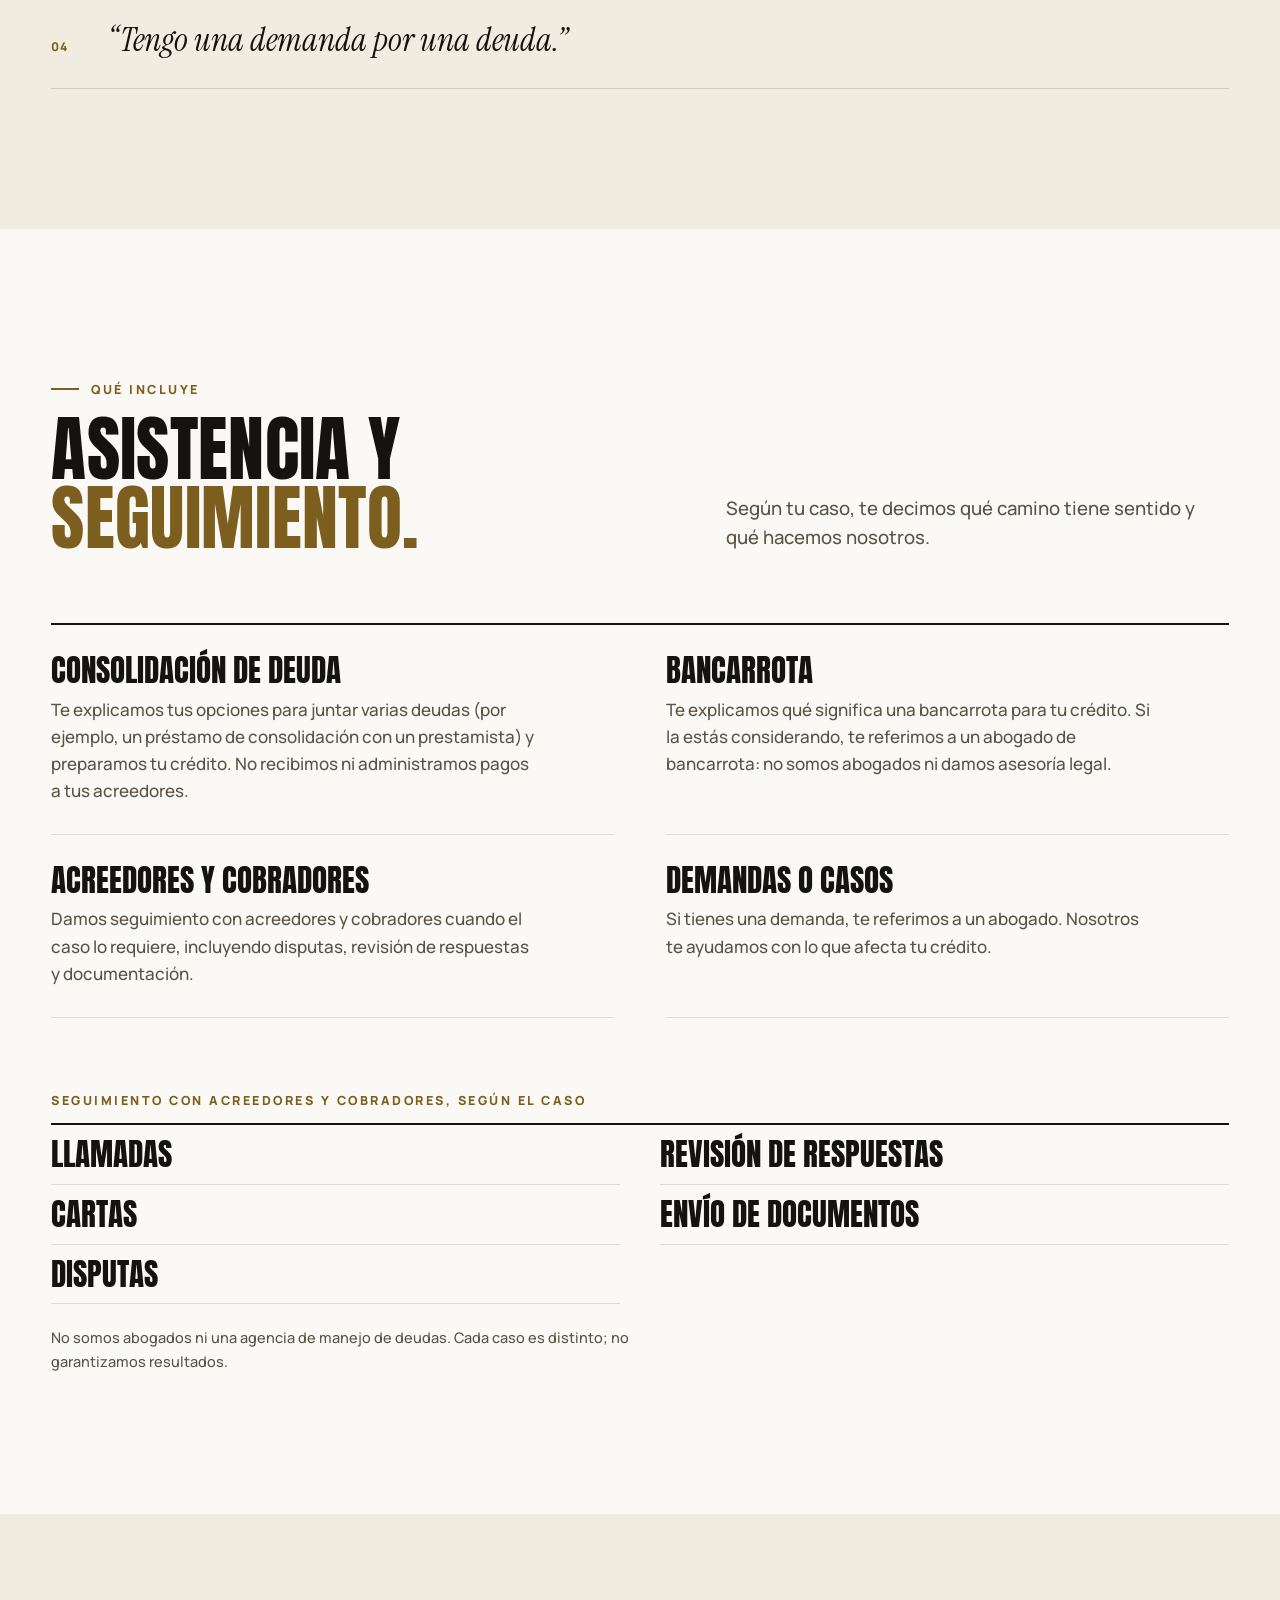
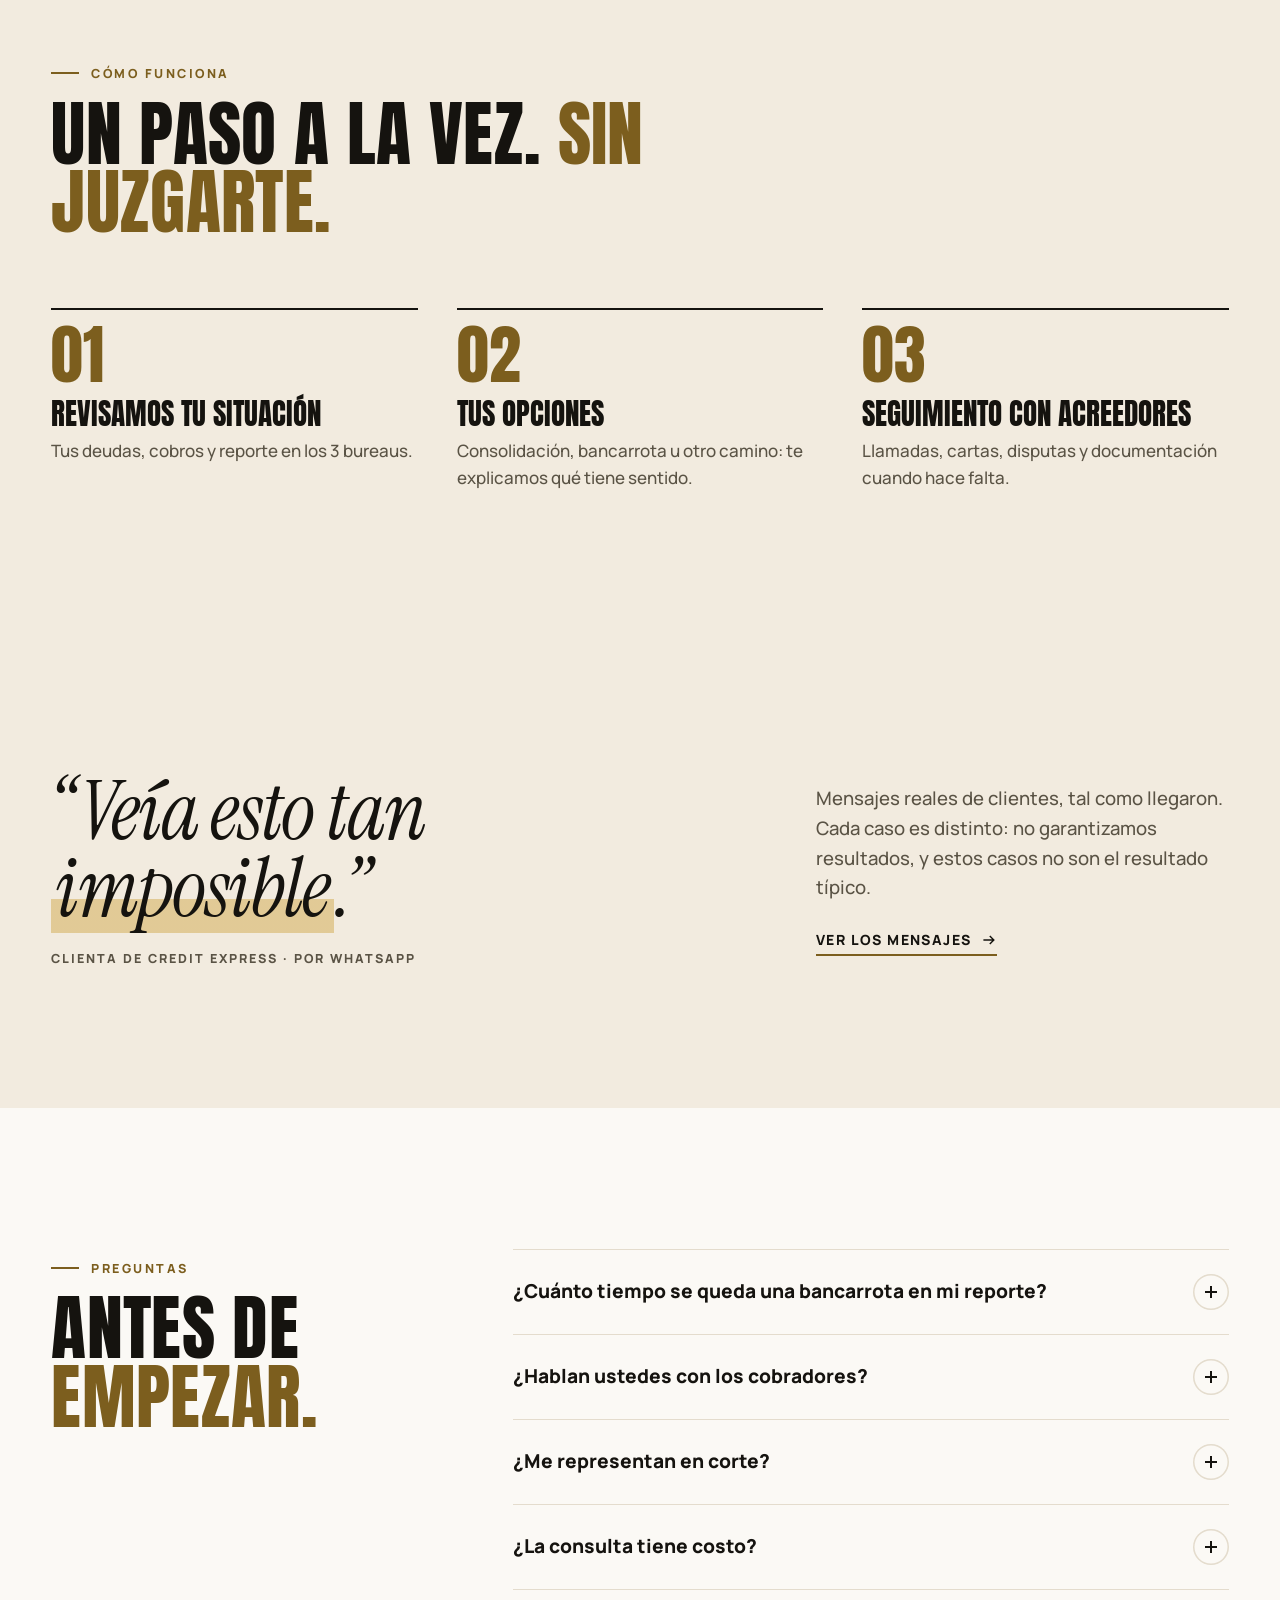
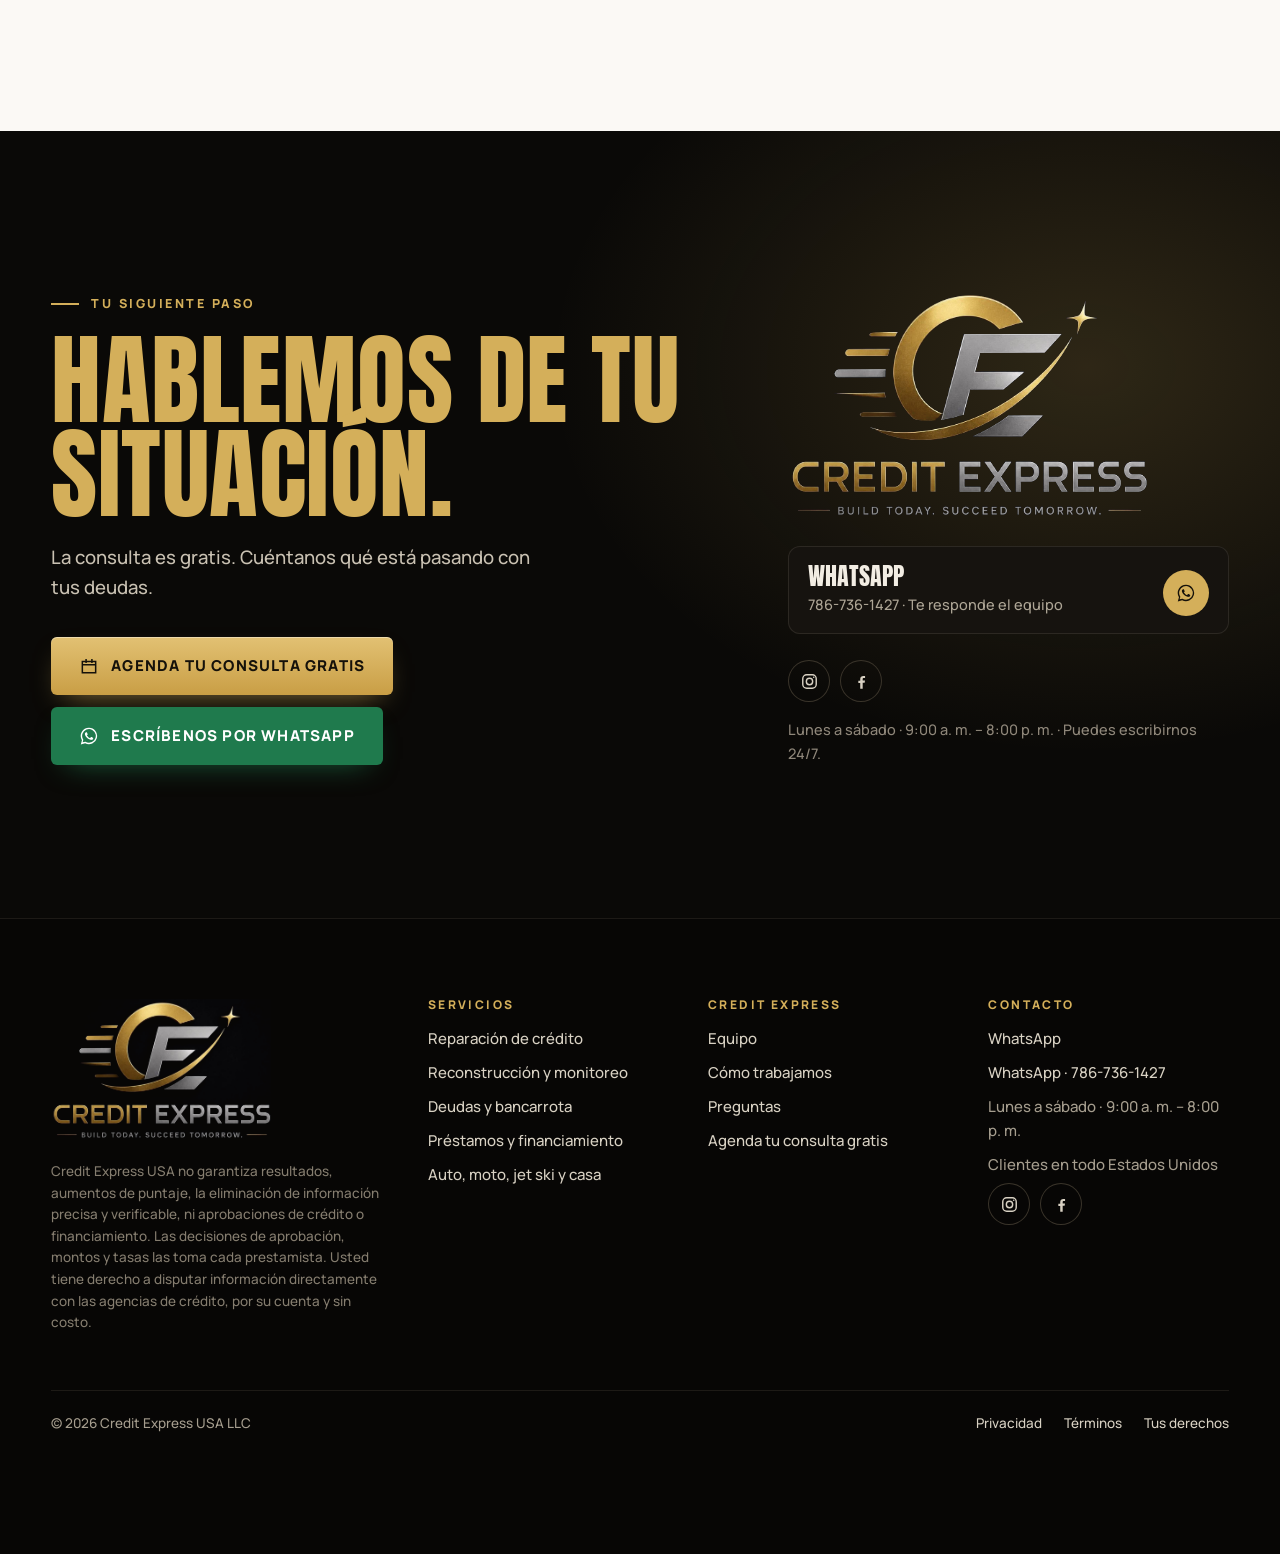
<file: deudas-y-bancarrota.html>
<!doctype html>
<html lang="es">
<head>
<meta charset="utf-8">
<meta name="viewport" content="width=device-width,initial-scale=1,viewport-fit=cover">
<title>Deudas, cobradores y bancarrota · Credit Express USA</title>
<meta name="description" content="Consolidación de deuda, asistencia relacionada con bancarrota y seguimiento con acreedores, cobradores y casos. Consulta gratis, en español.">
<meta name="theme-color" content="#0A0907">
<link rel="icon" href="assets/img/ce-mark.jpg">
<link rel="preconnect" href="https://fonts.googleapis.com">
<link rel="preconnect" href="https://fonts.gstatic.com" crossorigin>
<link rel="stylesheet" href="https://fonts.googleapis.com/css2?family=Anton&family=Instrument+Serif:ital@0;1&family=Manrope:wght@400;500;600;700;800&family=IBM+Plex+Mono:wght@400;500;600&display=swap">
<link rel="stylesheet" href="assets/site.css">
<link rel="stylesheet" href="assets/inner.css">
<script>(function(){var r=document.documentElement,h=location.hash;if(h==='#still'||matchMedia('(prefers-reduced-motion: reduce)').matches)r.classList.add('static');if(!/[?&]notes=1/.test(location.search))r.classList.add('notes-off');var q=h.match(/^#qa(?:-from-([0-9]+))?$/);if(q){r.classList.add('static','qa');if(q[1]){var s=document.createElement('style');s.textContent='main>section:nth-of-type(-n+'+q[1]+'){display:none}';document.head.appendChild(s);}}if(/^#shot-dx/.test(h))r.classList.add('shot-dx');})();</script>
</head>
<body>
<a class="skip" href="#main">Saltar al contenido</a>
<header class="hd">
  <div class="wrap">
    <a class="brand" href="index.html" aria-label="Credit Express USA, inicio"><img class="mk" src="assets/img/ce-mark.jpg" alt="" width="600" height="337"><img class="wm" src="assets/img/ce-wordmark.jpg" alt="Credit Express" width="900" height="102"></a>
    <nav class="nav" aria-label="Principal">
      <div class="dd cur">
        <button type="button" aria-expanded="false" aria-controls="mega">Servicios <svg viewBox="0 0 12 12" aria-hidden="true"><path d="M2 4l4 4 4-4" fill="none" stroke="currentColor" stroke-width="1.8"/></svg></button>
        <div class="mega" id="mega" hidden>
          <a href="reparacion-de-credito.html" data-k="reparacion"><b>Reparación de crédito</b><span>Revisamos los 3 bureaus y disputamos lo que no está bien reportado.</span></a>
          <a href="reconstruccion-y-monitoreo.html" data-k="reconstruccion"><b>Reconstrucción y monitoreo</b><span>Plan, monitoreo, educación de crédito y tarjetas.</span></a>
          <a href="deudas-y-bancarrota.html" data-k="deudas" aria-current="page"><b>Deudas, cobradores y bancarrota</b><span>Consolidación, acreedores, cobradores, bancarrota y casos.</span></a>
          <a href="prestamos-y-financiamiento.html" data-k="financiamiento"><b>Préstamos y financiamiento</b><span>Preparación y orientación: personal, negocio, SBA y business funding.</span></a>
          <a href="auto-moto-jetski-casa.html" data-k="vehiculos"><b>Auto, moto, jet ski y casa</b><span>Llega preparado a financiar lo que quieres.</span></a>
          <a href="index.html#servicios" class="all">Ver todo lo que hacemos <svg class="i" viewBox="0 0 20 20" aria-hidden="true"><path d="M3 10h13M11 5l5 5-5 5" fill="none" stroke="currentColor" stroke-width="1.8"/></svg></a>
        </div>
      </div>
      <a href="index.html#proceso" data-k="proceso">Proceso</a>
      <a href="index.html#testimonios" data-k="testimonios">Testimonios</a>
      <a href="nosotros.html" data-k="nosotros">Equipo</a>
      <a href="preguntas.html" data-k="preguntas">Preguntas</a>
    </nav>
    <div class="hd-actions">
      <div class="hd-soc"><a href="https://www.instagram.com/credit_express_usa_/" target="_blank" rel="noopener" aria-label="Instagram de Credit Express"><svg viewBox="0 0 24 24" aria-hidden="true" fill="none" stroke="currentColor" stroke-width="1.8"><rect x="3.5" y="3.5" width="17" height="17" rx="5"/><circle cx="12" cy="12" r="4"/><circle cx="17.3" cy="6.7" r="1" fill="currentColor" stroke="none"/></svg></a><a href="https://www.facebook.com/profile.php?id=61594162596908" target="_blank" rel="noopener" aria-label="Facebook de Credit Express"><svg viewBox="0 0 24 24" aria-hidden="true"><path fill="currentColor" d="M13.5 21v-7.3h2.5l.4-2.9h-2.9V9c0-.8.2-1.4 1.4-1.4h1.6V5.1c-.3 0-1.2-.1-2.3-.1-2.2 0-3.8 1.4-3.8 3.9v2.1H8v2.9h2.4V21h3.1z"/></svg></a></div>
      <a class="btn btn-gold" data-wa="general" href="https://wa.me/17867361427?text=Hola%20Erick%2C%20quiero%20agendar%20mi%20consulta%20gratis%20con%20Credit%20Express." target="_blank" rel="noopener"><svg class="i" viewBox="0 0 24 24" aria-hidden="true"><path fill="none" stroke="currentColor" stroke-width="1.8" d="M4 6.5h16v13.5H4zM4 10.5h16M8.5 3.5v5M15.5 3.5v5"/></svg>Agenda gratis</a>
      <a class="hd-wa" data-wa="debt" href="https://wa.me/17867361427?text=Hola%20Erick%2C%20me%20interesa%20su%20ayuda.%20Necesito%20ayuda%20con%20deudas%20o%20cobradores." target="_blank" rel="noopener" aria-label="Escríbenos por WhatsApp"><svg class="i" viewBox="0 0 24 24" aria-hidden="true"><path fill="currentColor" d="M12.04 2a9.9 9.9 0 0 0-8.5 15l-1.4 5.1 5.24-1.37A9.9 9.9 0 1 0 12.04 2zm0 18.1c-1.5 0-2.97-.4-4.25-1.16l-.3-.18-3.1.82.83-3.03-.2-.31a8.2 8.2 0 1 1 7.02 3.86zm4.5-6.14c-.25-.12-1.46-.72-1.69-.8-.23-.08-.39-.12-.55.12-.16.25-.63.8-.78.97-.14.16-.29.18-.53.06-.25-.12-1.04-.38-1.98-1.22-.73-.65-1.23-1.46-1.37-1.7-.14-.25-.02-.38.11-.5.11-.11.25-.29.37-.43.12-.15.16-.25.25-.41.08-.17.04-.31-.02-.44-.06-.12-.55-1.33-.76-1.82-.2-.48-.4-.41-.55-.42h-.47a.9.9 0 0 0-.66.31c-.23.25-.86.84-.86 2.05s.88 2.38 1 2.54c.13.17 1.74 2.66 4.22 3.73.59.25 1.05.4 1.4.52.6.19 1.13.16 1.56.1.48-.07 1.46-.6 1.67-1.17.2-.58.2-1.07.14-1.17-.06-.1-.22-.17-.47-.29z"/></svg></a>
      <button class="burger" type="button" aria-expanded="false" aria-controls="mnav" aria-label="Menú"><span></span></button>
    </div>
  </div>
</header>
<nav class="mnav" id="mnav" aria-label="Menú" hidden>
  <div class="grp">Servicios</div>
  <a class="big" href="reparacion-de-credito.html">Reparación de crédito<small>Los 3 bureaus, disputas y seguimiento</small></a>
  <a class="big" href="reconstruccion-y-monitoreo.html">Reconstrucción y monitoreo<small>Plan, monitoreo, educación y tarjetas</small></a>
  <a class="big" href="deudas-y-bancarrota.html">Deudas y bancarrota<small>Consolidación, cobradores, bancarrota</small></a>
  <a class="big" href="prestamos-y-financiamiento.html">Préstamos y financiamiento<small>Personal, negocio, SBA, business funding</small></a>
  <a class="big" href="auto-moto-jetski-casa.html">Auto, moto, jet ski y casa<small>Preparación para financiar</small></a>
  <div class="grp">Credit Express</div>
  <a class="big" href="index.html">Inicio</a>
  <a class="big" href="index.html#testimonios">Testimonios</a>
  <a class="big" href="nosotros.html">Equipo</a>
  <a class="big" href="preguntas.html">Preguntas</a>
  <div class="calls">
    <a class="btn btn-gold" data-wa="general" href="https://wa.me/17867361427?text=Hola%20Erick%2C%20quiero%20agendar%20mi%20consulta%20gratis%20con%20Credit%20Express." target="_blank" rel="noopener"><svg class="i" viewBox="0 0 24 24" aria-hidden="true"><path fill="none" stroke="currentColor" stroke-width="1.8" d="M4 6.5h16v13.5H4zM4 10.5h16M8.5 3.5v5M15.5 3.5v5"/></svg>Agenda tu consulta gratis</a>
    <a class="btn btn-wa" data-wa="debt" href="https://wa.me/17867361427?text=Hola%20Erick%2C%20me%20interesa%20su%20ayuda.%20Necesito%20ayuda%20con%20deudas%20o%20cobradores." target="_blank" rel="noopener"><svg class="i" viewBox="0 0 24 24" aria-hidden="true"><path fill="currentColor" d="M12.04 2a9.9 9.9 0 0 0-8.5 15l-1.4 5.1 5.24-1.37A9.9 9.9 0 1 0 12.04 2zm0 18.1c-1.5 0-2.97-.4-4.25-1.16l-.3-.18-3.1.82.83-3.03-.2-.31a8.2 8.2 0 1 1 7.02 3.86zm4.5-6.14c-.25-.12-1.46-.72-1.69-.8-.23-.08-.39-.12-.55.12-.16.25-.63.8-.78.97-.14.16-.29.18-.53.06-.25-.12-1.04-.38-1.98-1.22-.73-.65-1.23-1.46-1.37-1.7-.14-.25-.02-.38.11-.5.11-.11.25-.29.37-.43.12-.15.16-.25.25-.41.08-.17.04-.31-.02-.44-.06-.12-.55-1.33-.76-1.82-.2-.48-.4-.41-.55-.42h-.47a.9.9 0 0 0-.66.31c-.23.25-.86.84-.86 2.05s.88 2.38 1 2.54c.13.17 1.74 2.66 4.22 3.73.59.25 1.05.4 1.4.52.6.19 1.13.16 1.56.1.48-.07 1.46-.6 1.67-1.17.2-.58.2-1.07.14-1.17-.06-.1-.22-.17-.47-.29z"/></svg>Escríbenos por WhatsApp</a>
  </div>
  <div class="social" style="margin-top:22px">
          <a href="https://www.instagram.com/credit_express_usa_/" target="_blank" rel="noopener" aria-label="Instagram de Credit Express"><svg viewBox="0 0 24 24" aria-hidden="true" fill="none" stroke="currentColor" stroke-width="1.8"><rect x="3.5" y="3.5" width="17" height="17" rx="5"/><circle cx="12" cy="12" r="4"/><circle cx="17.3" cy="6.7" r="1" fill="currentColor" stroke="none"/></svg></a>
          <a href="https://www.facebook.com/profile.php?id=61594162596908" target="_blank" rel="noopener" aria-label="Facebook de Credit Express"><svg viewBox="0 0 24 24" aria-hidden="true"><path fill="currentColor" d="M13.5 21v-7.3h2.5l.4-2.9h-2.9V9c0-.8.2-1.4 1.4-1.4h1.6V5.1c-.3 0-1.2-.1-2.3-.1-2.2 0-3.8 1.4-3.8 3.9v2.1H8v2.9h2.4V21h3.1z"/></svg></a>
        </div>
</nav>
<main id="main">
<section class="phero t-dark">
  <div class="wrap g">
    <div>
      <ol class="crumb"><li><a href="index.html">Inicio</a></li><li><a href="index.html#servicios">Servicios</a></li><li aria-current="page">Deudas y bancarrota</li></ol>
      <p class="eyebrow">Servicio · Deudas y casos</p>
      <h1 class="D" style="margin-top:18px">Deudas, cobradores y <span class="g">bancarrota.</span></h1>
      <p class="lede">Cuando las deudas se acumulan, los cobradores llaman o estás pensando en la bancarrota, no tienes que resolverlo solo. Te explicamos tus opciones y damos seguimiento contigo.</p>
      <div class="cta-row">
        <a class="btn btn-gold" data-wa="general" href="https://wa.me/17867361427?text=Hola%20Erick%2C%20quiero%20agendar%20mi%20consulta%20gratis%20con%20Credit%20Express." target="_blank" rel="noopener"><svg class="i" viewBox="0 0 24 24" aria-hidden="true"><path fill="none" stroke="currentColor" stroke-width="1.8" d="M4 6.5h16v13.5H4zM4 10.5h16M8.5 3.5v5M15.5 3.5v5"/></svg>Agenda tu consulta gratis</a>
        <a class="btn btn-wa" data-wa="debt" href="https://wa.me/17867361427?text=Hola%20Erick%2C%20me%20interesa%20su%20ayuda.%20Necesito%20ayuda%20con%20deudas%20o%20cobradores." target="_blank" rel="noopener"><svg class="i" viewBox="0 0 24 24" aria-hidden="true"><path fill="currentColor" d="M12.04 2a9.9 9.9 0 0 0-8.5 15l-1.4 5.1 5.24-1.37A9.9 9.9 0 1 0 12.04 2zm0 18.1c-1.5 0-2.97-.4-4.25-1.16l-.3-.18-3.1.82.83-3.03-.2-.31a8.2 8.2 0 1 1 7.02 3.86zm4.5-6.14c-.25-.12-1.46-.72-1.69-.8-.23-.08-.39-.12-.55.12-.16.25-.63.8-.78.97-.14.16-.29.18-.53.06-.25-.12-1.04-.38-1.98-1.22-.73-.65-1.23-1.46-1.37-1.7-.14-.25-.02-.38.11-.5.11-.11.25-.29.37-.43.12-.15.16-.25.25-.41.08-.17.04-.31-.02-.44-.06-.12-.55-1.33-.76-1.82-.2-.48-.4-.41-.55-.42h-.47a.9.9 0 0 0-.66.31c-.23.25-.86.84-.86 2.05s.88 2.38 1 2.54c.13.17 1.74 2.66 4.22 3.73.59.25 1.05.4 1.4.52.6.19 1.13.16 1.56.1.48-.07 1.46-.6 1.67-1.17.2-.58.2-1.07.14-1.17-.06-.1-.22-.17-.47-.29z"/></svg>Escríbenos por WhatsApp</a>
      </div>
    </div>
    <div class="incl">
      <h2>Incluye</h2>
      <ul>
        <li>Consolidación de deuda<small>Orientación</small></li>
        <li>Bancarrota<small>Referido a abogado</small></li>
        <li>Acreedores y cobradores<small>Seguimiento</small></li>
        <li>Demandas o casos<small>Cuando corresponde</small></li>
      </ul>
    </div>
  </div>
</section>

<section class="sec t-cream">
  <div class="wrap">
    <div class="head2">
      <div><p class="eyebrow">¿Te suena?</p><h2 class="D D-l" style="margin-top:18px">No tienes que <span class="g">resolverlo solo.</span></h2></div>
      <p class="lede">Situaciones comunes que vemos cada semana.</p>
    </div>
    <ul class="fit">
      <li class="rv"><i>01</i><p>“Tengo varias deudas y no sé por dónde empezar.”</p></li>
      <li class="rv"><i>02</i><p>“Me están llamando cobradores.”</p></li>
      <li class="rv"><i>03</i><p>“Estoy pensando en declararme en bancarrota.”</p></li>
      <li class="rv"><i>04</i><p>“Tengo una demanda por una deuda.”</p></li>
    </ul>
  </div>
</section>

<section class="sec t-white">
  <div class="wrap">
    <div class="head2">
      <div><p class="eyebrow">Qué incluye</p><h2 class="D D-l" style="margin-top:18px">Asistencia y <span class="g">seguimiento.</span></h2></div>
      <p class="lede">Según tu caso, te decimos qué camino tiene sentido y qué hacemos nosotros.</p>
    </div>
    <ul class="svc-list">
      <li class="rv"><h3>Consolidación de deuda</h3><p>Te explicamos tus opciones para juntar varias deudas (por ejemplo, un préstamo de consolidación con un prestamista) y preparamos tu crédito. No recibimos ni administramos pagos a tus acreedores.</p></li>
      <li class="rv"><h3>Bancarrota</h3><p>Te explicamos qué significa una bancarrota para tu crédito. Si la estás considerando, te referimos a un abogado de bancarrota: no somos abogados ni damos asesoría legal.</p></li>
      <li class="rv"><h3>Acreedores y cobradores</h3><p>Damos seguimiento con acreedores y cobradores cuando el caso lo requiere, incluyendo disputas, revisión de respuestas y documentación.</p></li>
      <li class="rv"><h3>Demandas o casos</h3><p>Si tienes una demanda, te referimos a un abogado. Nosotros te ayudamos con lo que afecta tu crédito.</p></li>
    </ul>
    <div class="ref-wrap">
      <h3>Seguimiento con acreedores y cobradores, según el caso</h3>
      <ul class="ways2">
        <li>Llamadas</li><li>Cartas</li><li>Disputas</li><li>Revisión de respuestas</li><li>Envío de documentos</li>
      </ul>
    </div>
    <p class="fine" style="margin-top:22px">No somos abogados ni una agencia de manejo de deudas. Cada caso es distinto; no garantizamos resultados.</p>
    <p class="todo" style="margin-top:12px">Tiempos (~24 h consolidación, ~2 semanas bancarrota) retirados: sonaban a resultado prometido · confirmar si Credit Express trabaja con un abogado de bancarrota</p>
  </div>
</section>

<section class="sec t-cream"><div class="wrap"><div class="head2"><div><p class="eyebrow">Cómo funciona</p><h2 class="D D-l" style="margin-top:18px">Un paso a la vez. <span class="g">Sin juzgarte.</span></h2></div></div>
    <ol class="mini"><li><h3>Revisamos tu situación</h3><p>Tus deudas, cobros y reporte en los 3 bureaus.</p></li><li><h3>Tus opciones</h3><p>Consolidación, bancarrota u otro camino: te explicamos qué tiene sentido.</p></li><li><h3>Seguimiento con acreedores</h3><p>Llamadas, cartas, disputas y documentación cuando hace falta.</p></li></ol></div></section>

<section class="sec t-cream">
  <div class="wrap qband">
    <blockquote>
      <p>“Veía esto tan <span class="hl">imposible</span>.”</p>
      <cite>Clienta de Credit Express · por WhatsApp</cite>
      <p class="todo" style="margin-top:16px;font-size:12px">la cita corrige acentos del original (“Veia… impossible”)</p>
    </blockquote>
    <div>
      <p class="lede">Mensajes reales de clientes, tal como llegaron. Cada caso es distinto: no garantizamos resultados, y estos casos no son el resultado típico.</p>
      <p style="margin-top:22px"><a class="link" href="index.html#historias">Ver los mensajes <svg class="i" viewBox="0 0 20 20" aria-hidden="true"><path d="M3 10h13M11 5l5 5-5 5" fill="none" stroke="currentColor" stroke-width="1.8"/></svg></a></p>
    </div>
  </div>
</section>


<section class="sec t-white">
  <div class="wrap fq2">
    <div><p class="eyebrow">Preguntas</p><h2 class="D D-l" style="margin-top:18px">Antes de <span class="g">empezar.</span></h2></div>
    <div class="faq">
      <details><summary>¿Cuánto tiempo se queda una bancarrota en mi reporte?<i aria-hidden="true"></i></summary><div class="ans"><p>Una bancarrota puede reportarse hasta 10 años (FTC). Te explicamos qué significa para tu caso y qué camino tienes desde ahí.</p></div></details>
      <details><summary>¿Hablan ustedes con los cobradores?<i aria-hidden="true"></i></summary><div class="ans"><p>Cuando el caso lo requiere, damos seguimiento con acreedores y cobradores: llamadas, cartas, disputas, revisión de respuestas y documentos.</p></div></details>
      <details><summary>¿Me representan en corte?<i aria-hidden="true"></i></summary><div class="ans"><p>No. No somos abogados. Si tu caso lo necesita, te referimos a un abogado.</p><p class="todo">Respuesta exacta de Credit Express (no presentar como representación legal sin confirmarlo)</p></div></details>
      <details><summary>¿La consulta tiene costo?<i aria-hidden="true"></i></summary><div class="ans"><p>No. Es 100% gratis y sin compromiso.</p></div></details>
    </div>
  </div>
</section>

<section class="close t-dark" id="empezar">
  <div class="wrap g">
    <div>
      <p class="eyebrow">Tu siguiente paso</p>
      <h2 class="D D-xl" style="margin-top:22px">Hablemos de tu <span class="g">situación.</span></h2>
      <p class="lede">La consulta es gratis. Cuéntanos qué está pasando con tus deudas.</p>
      <div class="cta-row">
        <a class="btn btn-gold" data-wa="general" href="https://wa.me/17867361427?text=Hola%20Erick%2C%20quiero%20agendar%20mi%20consulta%20gratis%20con%20Credit%20Express." target="_blank" rel="noopener"><svg class="i" viewBox="0 0 24 24" aria-hidden="true"><path fill="none" stroke="currentColor" stroke-width="1.8" d="M4 6.5h16v13.5H4zM4 10.5h16M8.5 3.5v5M15.5 3.5v5"/></svg>Agenda tu consulta gratis</a>
        <a class="btn btn-wa" data-wa="debt" href="https://wa.me/17867361427?text=Hola%20Erick%2C%20me%20interesa%20su%20ayuda.%20Necesito%20ayuda%20con%20deudas%20o%20cobradores." target="_blank" rel="noopener"><svg class="i" viewBox="0 0 24 24" aria-hidden="true"><path fill="currentColor" d="M12.04 2a9.9 9.9 0 0 0-8.5 15l-1.4 5.1 5.24-1.37A9.9 9.9 0 1 0 12.04 2zm0 18.1c-1.5 0-2.97-.4-4.25-1.16l-.3-.18-3.1.82.83-3.03-.2-.31a8.2 8.2 0 1 1 7.02 3.86zm4.5-6.14c-.25-.12-1.46-.72-1.69-.8-.23-.08-.39-.12-.55.12-.16.25-.63.8-.78.97-.14.16-.29.18-.53.06-.25-.12-1.04-.38-1.98-1.22-.73-.65-1.23-1.46-1.37-1.7-.14-.25-.02-.38.11-.5.11-.11.25-.29.37-.43.12-.15.16-.25.25-.41.08-.17.04-.31-.02-.44-.06-.12-.55-1.33-.76-1.82-.2-.48-.4-.41-.55-.42h-.47a.9.9 0 0 0-.66.31c-.23.25-.86.84-.86 2.05s.88 2.38 1 2.54c.13.17 1.74 2.66 4.22 3.73.59.25 1.05.4 1.4.52.6.19 1.13.16 1.56.1.48-.07 1.46-.6 1.67-1.17.2-.58.2-1.07.14-1.17-.06-.1-.22-.17-.47-.29z"/></svg>Escríbenos por WhatsApp</a>
      </div>
    </div>
    <div class="side">
      <img class="lockup" src="assets/img/ce-lockup.jpg" alt="Credit Express" width="1000" height="653" loading="lazy">
      <a class="callcard" data-wa="general" href="https://wa.me/17867361427?text=Hola%20Erick%2C%20quiero%20agendar%20mi%20consulta%20gratis%20con%20Credit%20Express." target="_blank" rel="noopener"><div><b>WhatsApp</b><span>786-736-1427 · Te responde el equipo</span></div><span class="ic"><svg class="i" viewBox="0 0 24 24" aria-hidden="true"><path fill="currentColor" d="M12.04 2a9.9 9.9 0 0 0-8.5 15l-1.4 5.1 5.24-1.37A9.9 9.9 0 1 0 12.04 2zm0 18.1c-1.5 0-2.97-.4-4.25-1.16l-.3-.18-3.1.82.83-3.03-.2-.31a8.2 8.2 0 1 1 7.02 3.86zm4.5-6.14c-.25-.12-1.46-.72-1.69-.8-.23-.08-.39-.12-.55.12-.16.25-.63.8-.78.97-.14.16-.29.18-.53.06-.25-.12-1.04-.38-1.98-1.22-.73-.65-1.23-1.46-1.37-1.7-.14-.25-.02-.38.11-.5.11-.11.25-.29.37-.43.12-.15.16-.25.25-.41.08-.17.04-.31-.02-.44-.06-.12-.55-1.33-.76-1.82-.2-.48-.4-.41-.55-.42h-.47a.9.9 0 0 0-.66.31c-.23.25-.86.84-.86 2.05s.88 2.38 1 2.54c.13.17 1.74 2.66 4.22 3.73.59.25 1.05.4 1.4.52.6.19 1.13.16 1.56.1.48-.07 1.46-.6 1.67-1.17.2-.58.2-1.07.14-1.17-.06-.1-.22-.17-.47-.29z"/></svg></span></a>
      <div class="social" style="margin-top:14px">
          <a href="https://www.instagram.com/credit_express_usa_/" target="_blank" rel="noopener" aria-label="Instagram de Credit Express"><svg viewBox="0 0 24 24" aria-hidden="true" fill="none" stroke="currentColor" stroke-width="1.8"><rect x="3.5" y="3.5" width="17" height="17" rx="5"/><circle cx="12" cy="12" r="4"/><circle cx="17.3" cy="6.7" r="1" fill="currentColor" stroke="none"/></svg></a>
          <a href="https://www.facebook.com/profile.php?id=61594162596908" target="_blank" rel="noopener" aria-label="Facebook de Credit Express"><svg viewBox="0 0 24 24" aria-hidden="true"><path fill="currentColor" d="M13.5 21v-7.3h2.5l.4-2.9h-2.9V9c0-.8.2-1.4 1.4-1.4h1.6V5.1c-.3 0-1.2-.1-2.3-.1-2.2 0-3.8 1.4-3.8 3.9v2.1H8v2.9h2.4V21h3.1z"/></svg></a>
        </div>
      <p class="hours">Lunes a sábado · 9:00 a. m. – 8:00 p. m. · Puedes escribirnos 24/7.</p>
    </div>
  </div>
</section>

</main>
<footer class="ft">
  <div class="wrap">
    <div class="g">
      <div>
        <img class="lockup" src="assets/img/ce-lockup.jpg" alt="Credit Express" width="1000" height="653" loading="lazy">
        <p class="disc">Credit Express USA no garantiza resultados, aumentos de puntaje, la eliminación de información precisa y verificable, ni aprobaciones de crédito o financiamiento. Las decisiones de aprobación, montos y tasas las toma cada prestamista. Usted tiene derecho a disputar información directamente con las agencias de crédito, por su cuenta y sin costo.</p>
        <p class="todo" style="margin-top:14px">Texto legal final a revisar por el abogado de Credit Express (CROA · ley de Florida para organizaciones de servicios de crédito · reglas de alivio de deudas)</p>
      </div>
      <div>
        <h4>Servicios</h4>
        <ul>
          <li><a href="reparacion-de-credito.html">Reparación de crédito</a></li>
          <li><a href="reconstruccion-y-monitoreo.html">Reconstrucción y monitoreo</a></li>
          <li><a href="deudas-y-bancarrota.html">Deudas y bancarrota</a></li>
          <li><a href="prestamos-y-financiamiento.html">Préstamos y financiamiento</a></li>
          <li><a href="auto-moto-jetski-casa.html">Auto, moto, jet ski y casa</a></li>
        </ul>
      </div>
      <div>
        <h4>Credit Express</h4>
        <ul>
          <li><a href="nosotros.html">Equipo</a></li>
          <li><a href="index.html#proceso">Cómo trabajamos</a></li>
          <li><a href="preguntas.html">Preguntas</a></li>
          <li><a data-wa="general" href="https://wa.me/17867361427?text=Hola%20Erick%2C%20quiero%20agendar%20mi%20consulta%20gratis%20con%20Credit%20Express." target="_blank" rel="noopener">Agenda tu consulta gratis</a></li>
        </ul>
      </div>
      <div>
        <h4>Contacto</h4>
        <ul>
          <li><a data-wa="debt" href="https://wa.me/17867361427?text=Hola%20Erick%2C%20me%20interesa%20su%20ayuda.%20Necesito%20ayuda%20con%20deudas%20o%20cobradores." target="_blank" rel="noopener">WhatsApp</a></li>
          <li><a data-wa="general" href="https://wa.me/17867361427?text=Hola%20Erick%2C%20quiero%20agendar%20mi%20consulta%20gratis%20con%20Credit%20Express." target="_blank" rel="noopener">WhatsApp · 786-736-1427</a></li>
          <li>Lunes a sábado · 9:00 a. m. – 8:00 p. m.</li>
          <li>Clientes en todo Estados Unidos</li>
        </ul>
        <div class="social">
          <a href="https://www.instagram.com/credit_express_usa_/" target="_blank" rel="noopener" aria-label="Instagram de Credit Express"><svg viewBox="0 0 24 24" aria-hidden="true" fill="none" stroke="currentColor" stroke-width="1.8"><rect x="3.5" y="3.5" width="17" height="17" rx="5"/><circle cx="12" cy="12" r="4"/><circle cx="17.3" cy="6.7" r="1" fill="currentColor" stroke="none"/></svg></a>
          <a href="https://www.facebook.com/profile.php?id=61594162596908" target="_blank" rel="noopener" aria-label="Facebook de Credit Express"><svg viewBox="0 0 24 24" aria-hidden="true"><path fill="currentColor" d="M13.5 21v-7.3h2.5l.4-2.9h-2.9V9c0-.8.2-1.4 1.4-1.4h1.6V5.1c-.3 0-1.2-.1-2.3-.1-2.2 0-3.8 1.4-3.8 3.9v2.1H8v2.9h2.4V21h3.1z"/></svg></a>
        </div>
      </div>
    </div>
    <div class="base">
      <span>© 2026 Credit Express USA LLC</span>
      <ul><li><a href="privacidad.html">Privacidad</a></li><li><a href="#" data-soon>Términos</a></li><li><a href="preguntas.html#derechos">Tus derechos</a></li></ul>
    </div>
  </div>
</footer>
<div class="abar"><a class="btn btn-gold" data-wa="general" href="https://wa.me/17867361427?text=Hola%20Erick%2C%20quiero%20agendar%20mi%20consulta%20gratis%20con%20Credit%20Express." target="_blank" rel="noopener"><svg class="i" viewBox="0 0 24 24" aria-hidden="true"><path fill="none" stroke="currentColor" stroke-width="1.8" d="M4 6.5h16v13.5H4zM4 10.5h16M8.5 3.5v5M15.5 3.5v5"/></svg>Agendar gratis</a><a class="btn btn-wa" data-wa="debt" href="https://wa.me/17867361427?text=Hola%20Erick%2C%20me%20interesa%20su%20ayuda.%20Necesito%20ayuda%20con%20deudas%20o%20cobradores." target="_blank" rel="noopener"><svg class="i" viewBox="0 0 24 24" aria-hidden="true"><path fill="currentColor" d="M12.04 2a9.9 9.9 0 0 0-8.5 15l-1.4 5.1 5.24-1.37A9.9 9.9 0 1 0 12.04 2zm0 18.1c-1.5 0-2.97-.4-4.25-1.16l-.3-.18-3.1.82.83-3.03-.2-.31a8.2 8.2 0 1 1 7.02 3.86zm4.5-6.14c-.25-.12-1.46-.72-1.69-.8-.23-.08-.39-.12-.55.12-.16.25-.63.8-.78.97-.14.16-.29.18-.53.06-.25-.12-1.04-.38-1.98-1.22-.73-.65-1.23-1.46-1.37-1.7-.14-.25-.02-.38.11-.5.11-.11.25-.29.37-.43.12-.15.16-.25.25-.41.08-.17.04-.31-.02-.44-.06-.12-.55-1.33-.76-1.82-.2-.48-.4-.41-.55-.42h-.47a.9.9 0 0 0-.66.31c-.23.25-.86.84-.86 2.05s.88 2.38 1 2.54c.13.17 1.74 2.66 4.22 3.73.59.25 1.05.4 1.4.52.6.19 1.13.16 1.56.1.48-.07 1.46-.6 1.67-1.17.2-.58.2-1.07.14-1.17-.06-.1-.22-.17-.47-.29z"/></svg>WhatsApp</a></div>
<div class="soon-note" id="soon-note" role="status" hidden>Este enlace se conecta cuando Credit Express nos lo confirme.</div>
<button class="notes-toggle" id="notes-toggle" type="button" aria-pressed="true">Notas: ON</button>
<script src="assets/site.js"></script>

<!-- GoHighLevel (LeadConnector) chat widget -->
<script src="https://widgets.leadconnectorhq.com/loader.js" data-resources-url="https://widgets.leadconnectorhq.com/chat-widget/loader.js" data-widget-id="6ad97ac8f56fd8562e8255f4" data-source="WEB_USER"></script>
</body>
</html>
</file>
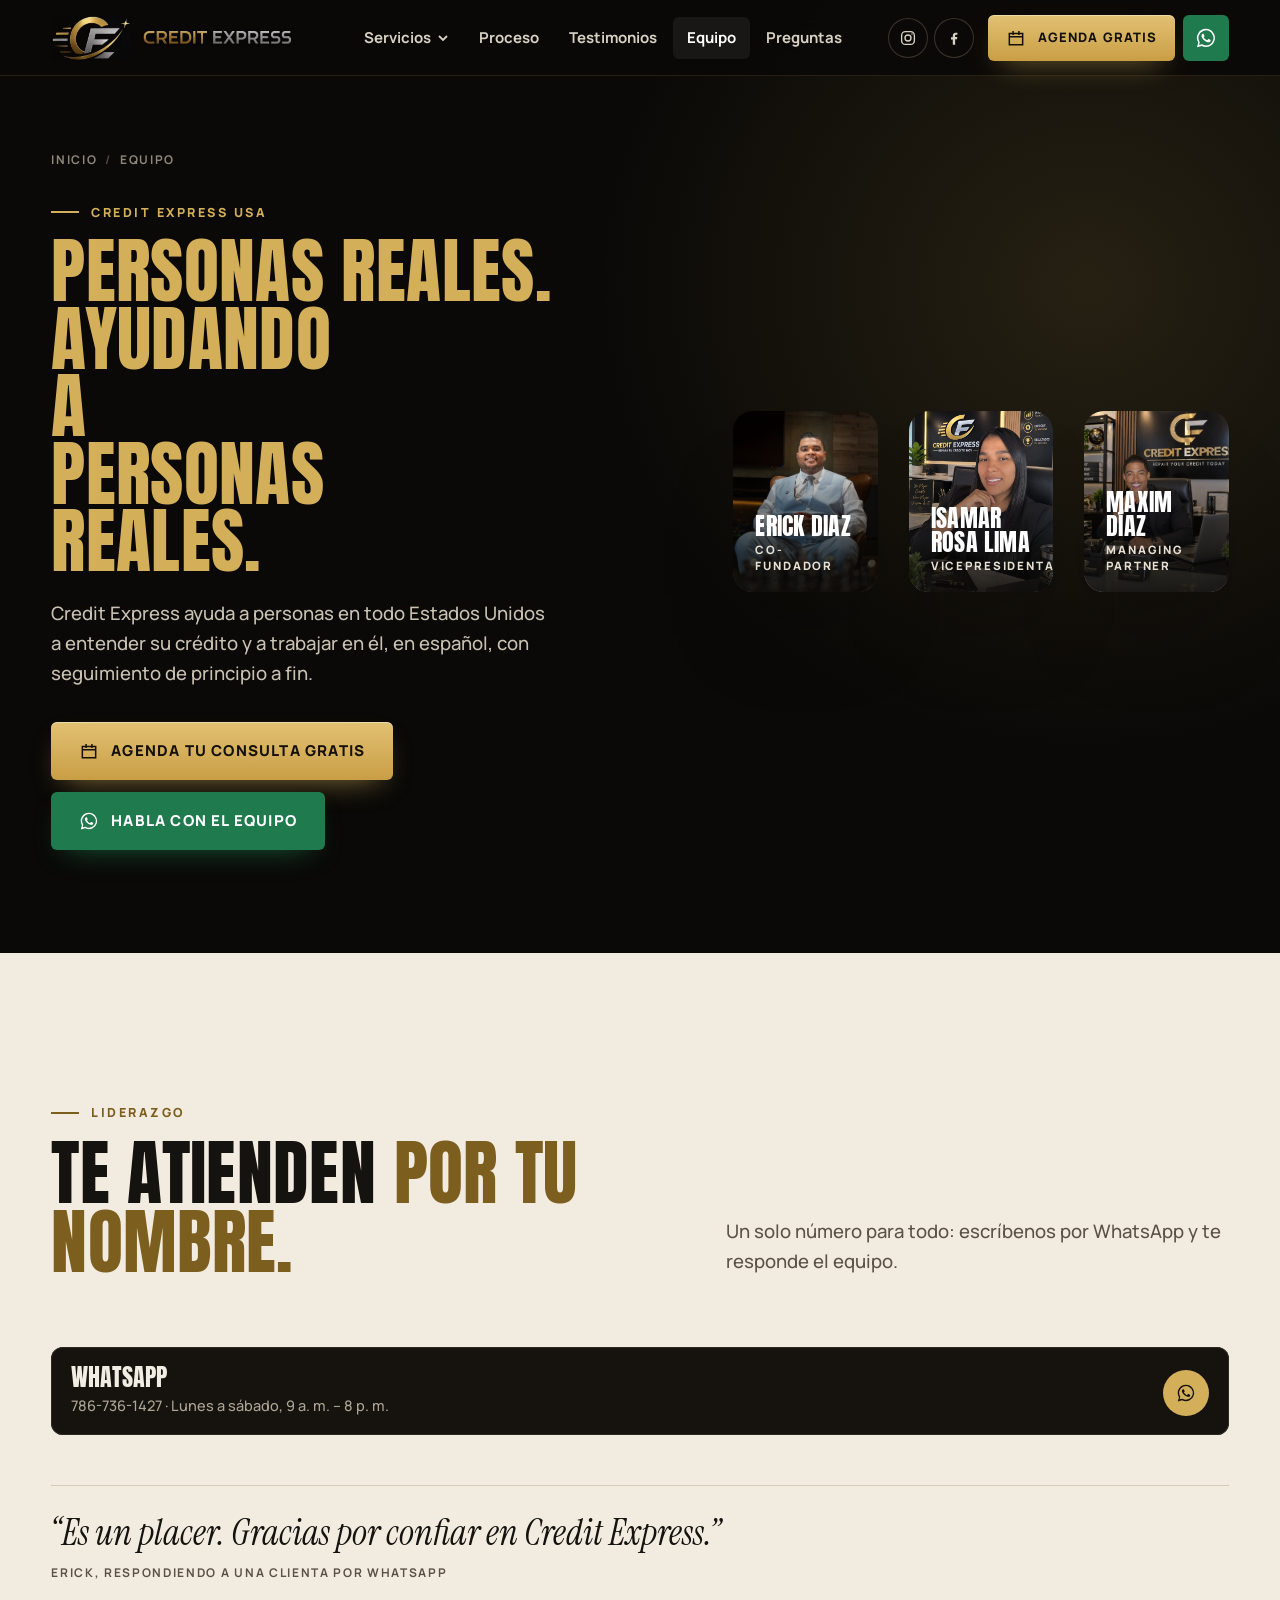
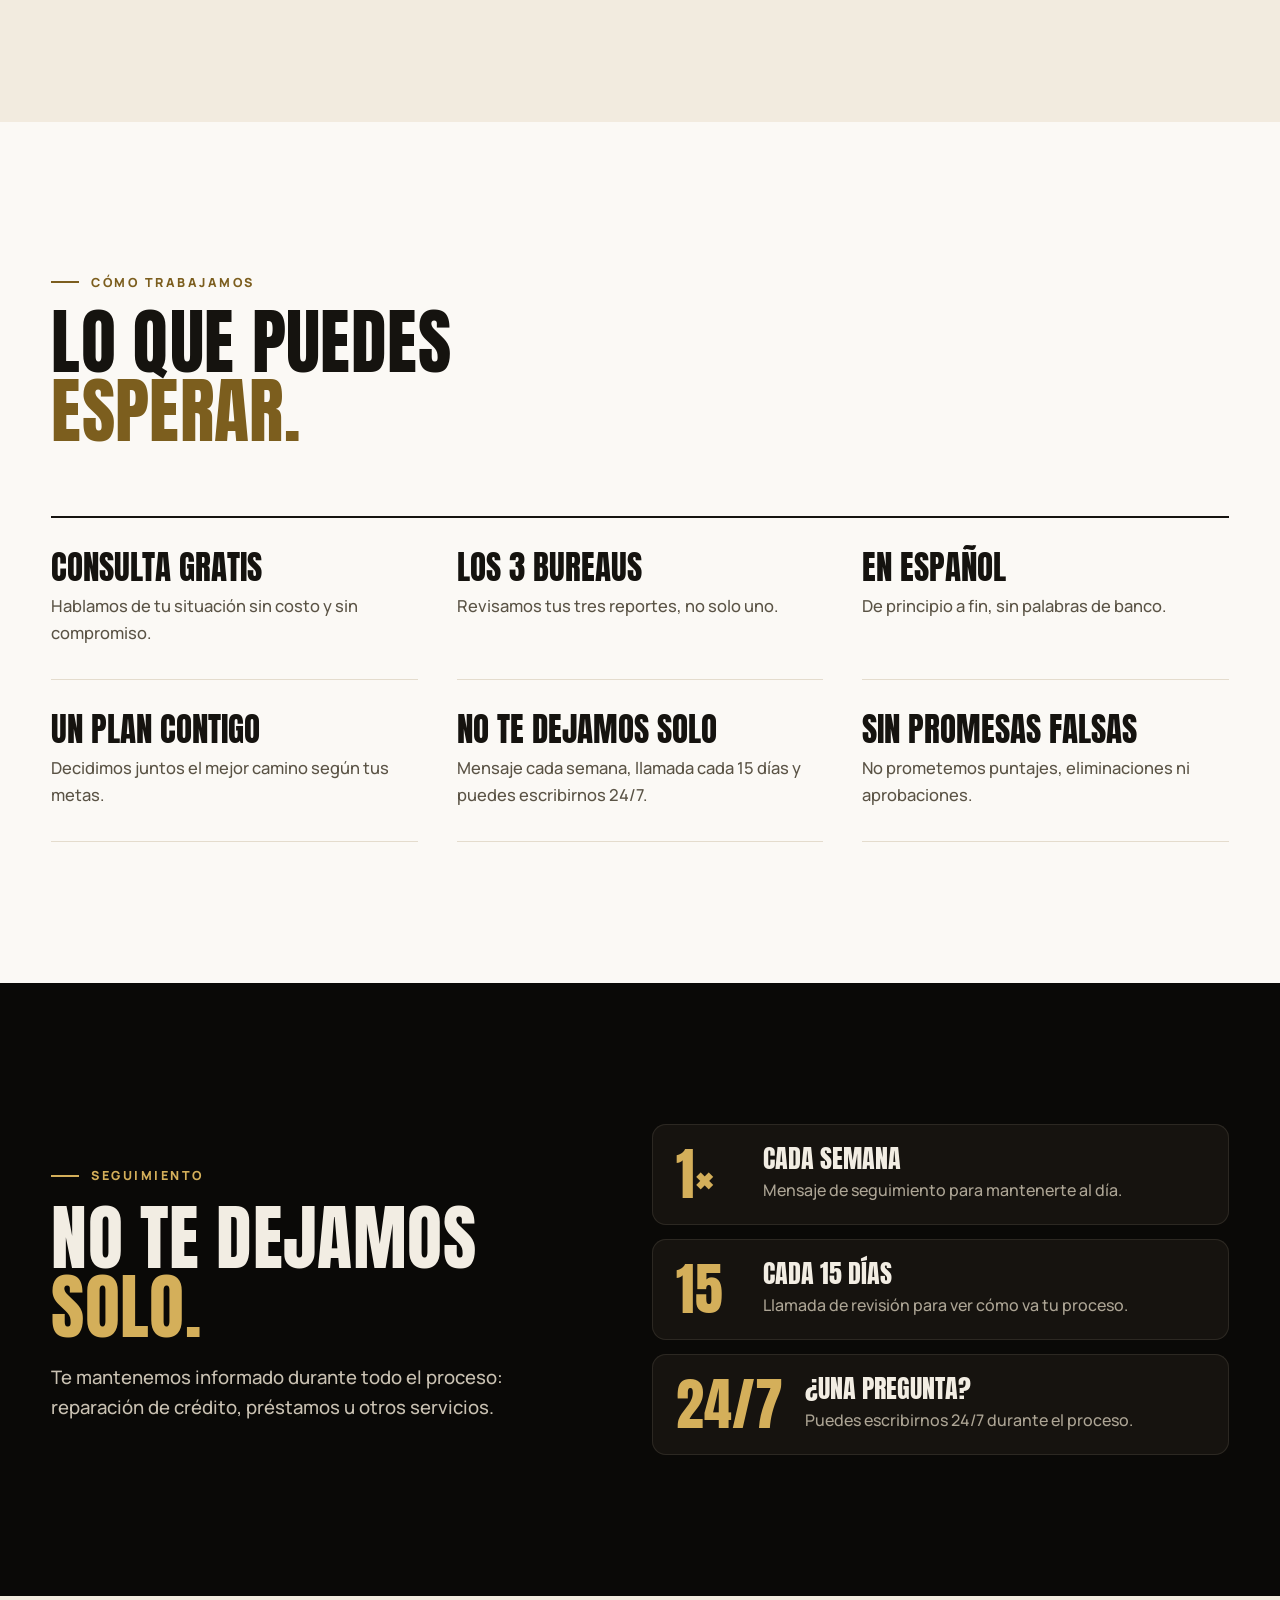
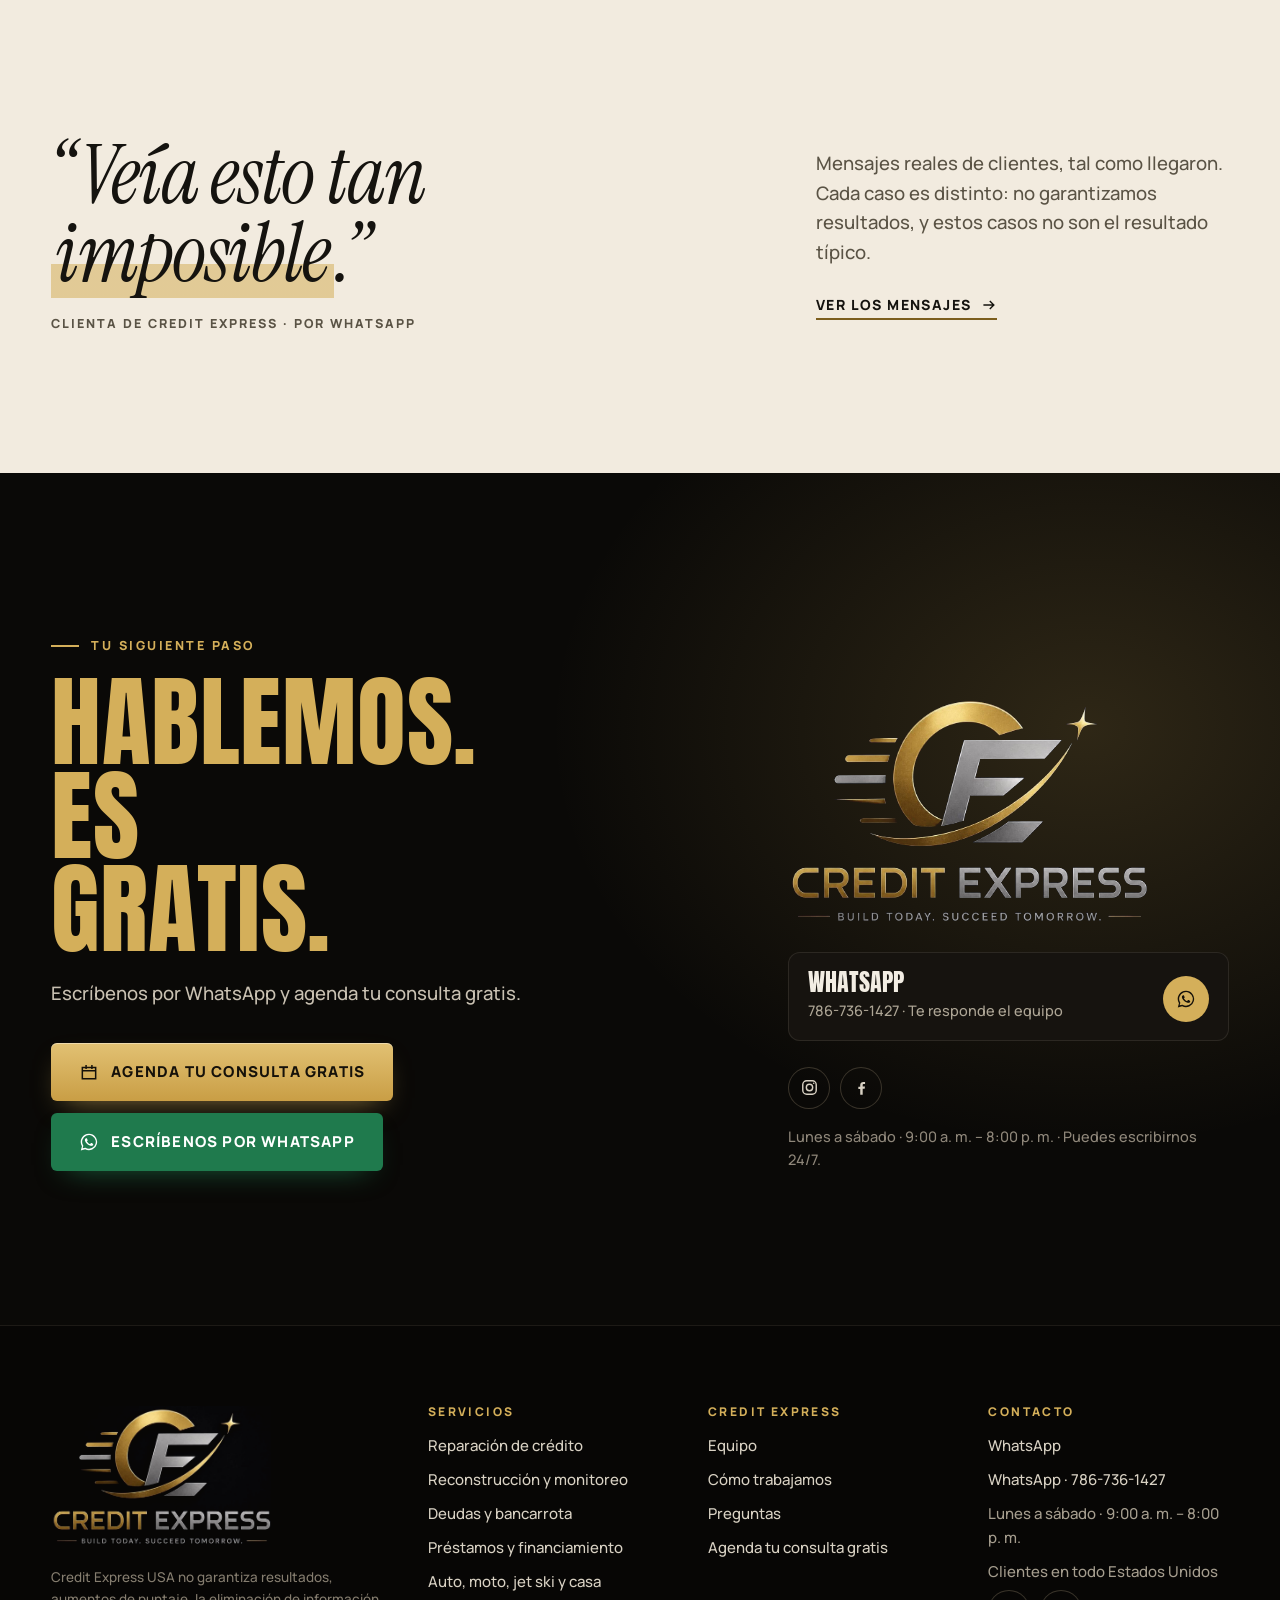
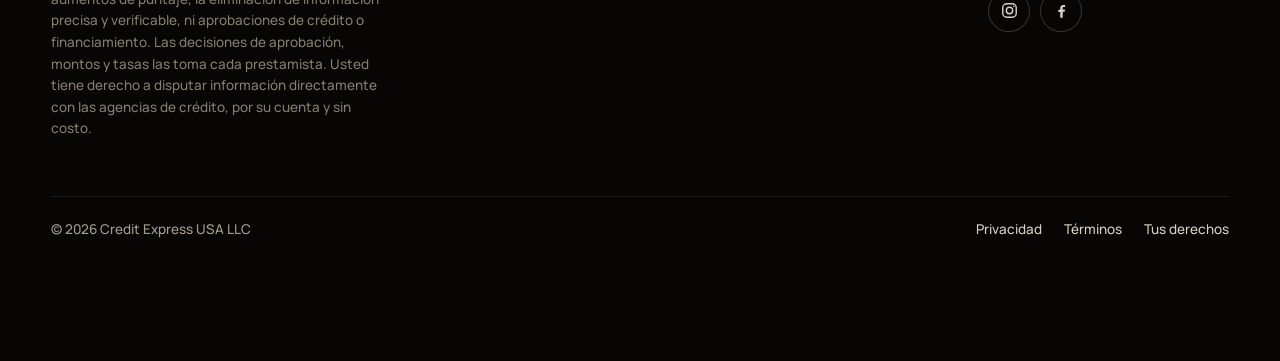
<file: nosotros.html>
<!doctype html>
<html lang="es">
<head>
<meta charset="utf-8">
<meta name="viewport" content="width=device-width,initial-scale=1,viewport-fit=cover">
<title>Equipo · Credit Express USA</title>
<meta name="description" content="Erick Diaz, Co-Fundador; Isamar Rosa Lima, Vicepresidenta; y Maxim Díaz, Managing Partner. Personas reales ayudando a personas reales, en español y en todo Estados Unidos.">
<meta name="theme-color" content="#0A0907">
<link rel="icon" href="assets/img/ce-mark.jpg">
<link rel="preconnect" href="https://fonts.googleapis.com">
<link rel="preconnect" href="https://fonts.gstatic.com" crossorigin>
<link rel="stylesheet" href="https://fonts.googleapis.com/css2?family=Anton&family=Instrument+Serif:ital@0;1&family=Manrope:wght@400;500;600;700;800&family=IBM+Plex+Mono:wght@400;500;600&display=swap">
<link rel="stylesheet" href="assets/site.css">
<link rel="stylesheet" href="assets/inner.css">
<script>(function(){var r=document.documentElement,h=location.hash;if(h==='#still'||matchMedia('(prefers-reduced-motion: reduce)').matches)r.classList.add('static');if(!/[?&]notes=1/.test(location.search))r.classList.add('notes-off');var q=h.match(/^#qa(?:-from-([0-9]+))?$/);if(q){r.classList.add('static','qa');if(q[1]){var s=document.createElement('style');s.textContent='main>section:nth-of-type(-n+'+q[1]+'){display:none}';document.head.appendChild(s);}}if(/^#shot-dx/.test(h))r.classList.add('shot-dx');})();</script>
</head>
<body>
<a class="skip" href="#main">Saltar al contenido</a>
<header class="hd">
  <div class="wrap">
    <a class="brand" href="index.html" aria-label="Credit Express USA, inicio"><img class="mk" src="assets/img/ce-mark.jpg" alt="" width="600" height="337"><img class="wm" src="assets/img/ce-wordmark.jpg" alt="Credit Express" width="900" height="102"></a>
    <nav class="nav" aria-label="Principal">
      <div class="dd">
        <button type="button" aria-expanded="false" aria-controls="mega">Servicios <svg viewBox="0 0 12 12" aria-hidden="true"><path d="M2 4l4 4 4-4" fill="none" stroke="currentColor" stroke-width="1.8"/></svg></button>
        <div class="mega" id="mega" hidden>
          <a href="reparacion-de-credito.html" data-k="reparacion"><b>Reparación de crédito</b><span>Revisamos los 3 bureaus y disputamos lo que no está bien reportado.</span></a>
          <a href="reconstruccion-y-monitoreo.html" data-k="reconstruccion"><b>Reconstrucción y monitoreo</b><span>Plan, monitoreo, educación de crédito y tarjetas.</span></a>
          <a href="deudas-y-bancarrota.html" data-k="deudas"><b>Deudas, cobradores y bancarrota</b><span>Consolidación, acreedores, cobradores, bancarrota y casos.</span></a>
          <a href="prestamos-y-financiamiento.html" data-k="financiamiento"><b>Préstamos y financiamiento</b><span>Preparación y orientación: personal, negocio, SBA y business funding.</span></a>
          <a href="auto-moto-jetski-casa.html" data-k="vehiculos"><b>Auto, moto, jet ski y casa</b><span>Llega preparado a financiar lo que quieres.</span></a>
          <a href="index.html#servicios" class="all">Ver todo lo que hacemos <svg class="i" viewBox="0 0 20 20" aria-hidden="true"><path d="M3 10h13M11 5l5 5-5 5" fill="none" stroke="currentColor" stroke-width="1.8"/></svg></a>
        </div>
      </div>
      <a href="index.html#proceso" data-k="proceso">Proceso</a>
      <a href="index.html#testimonios" data-k="testimonios">Testimonios</a>
      <a href="nosotros.html" data-k="nosotros" aria-current="page">Equipo</a>
      <a href="preguntas.html" data-k="preguntas">Preguntas</a>
    </nav>
    <div class="hd-actions">
      <div class="hd-soc"><a href="https://www.instagram.com/credit_express_usa_/" target="_blank" rel="noopener" aria-label="Instagram de Credit Express"><svg viewBox="0 0 24 24" aria-hidden="true" fill="none" stroke="currentColor" stroke-width="1.8"><rect x="3.5" y="3.5" width="17" height="17" rx="5"/><circle cx="12" cy="12" r="4"/><circle cx="17.3" cy="6.7" r="1" fill="currentColor" stroke="none"/></svg></a><a href="https://www.facebook.com/profile.php?id=61594162596908" target="_blank" rel="noopener" aria-label="Facebook de Credit Express"><svg viewBox="0 0 24 24" aria-hidden="true"><path fill="currentColor" d="M13.5 21v-7.3h2.5l.4-2.9h-2.9V9c0-.8.2-1.4 1.4-1.4h1.6V5.1c-.3 0-1.2-.1-2.3-.1-2.2 0-3.8 1.4-3.8 3.9v2.1H8v2.9h2.4V21h3.1z"/></svg></a></div>
      <a class="btn btn-gold" data-wa="general" href="https://wa.me/17867361427?text=Hola%20Erick%2C%20quiero%20agendar%20mi%20consulta%20gratis%20con%20Credit%20Express." target="_blank" rel="noopener"><svg class="i" viewBox="0 0 24 24" aria-hidden="true"><path fill="none" stroke="currentColor" stroke-width="1.8" d="M4 6.5h16v13.5H4zM4 10.5h16M8.5 3.5v5M15.5 3.5v5"/></svg>Agenda gratis</a>
      <a class="hd-wa" data-wa="team" href="https://wa.me/17867361427?text=Hola%20Erick%2C%20quiero%20hablar%20con%20el%20equipo%20de%20Credit%20Express." target="_blank" rel="noopener" aria-label="Escríbenos por WhatsApp"><svg class="i" viewBox="0 0 24 24" aria-hidden="true"><path fill="currentColor" d="M12.04 2a9.9 9.9 0 0 0-8.5 15l-1.4 5.1 5.24-1.37A9.9 9.9 0 1 0 12.04 2zm0 18.1c-1.5 0-2.97-.4-4.25-1.16l-.3-.18-3.1.82.83-3.03-.2-.31a8.2 8.2 0 1 1 7.02 3.86zm4.5-6.14c-.25-.12-1.46-.72-1.69-.8-.23-.08-.39-.12-.55.12-.16.25-.63.8-.78.97-.14.16-.29.18-.53.06-.25-.12-1.04-.38-1.98-1.22-.73-.65-1.23-1.46-1.37-1.7-.14-.25-.02-.38.11-.5.11-.11.25-.29.37-.43.12-.15.16-.25.25-.41.08-.17.04-.31-.02-.44-.06-.12-.55-1.33-.76-1.82-.2-.48-.4-.41-.55-.42h-.47a.9.9 0 0 0-.66.31c-.23.25-.86.84-.86 2.05s.88 2.38 1 2.54c.13.17 1.74 2.66 4.22 3.73.59.25 1.05.4 1.4.52.6.19 1.13.16 1.56.1.48-.07 1.46-.6 1.67-1.17.2-.58.2-1.07.14-1.17-.06-.1-.22-.17-.47-.29z"/></svg></a>
      <button class="burger" type="button" aria-expanded="false" aria-controls="mnav" aria-label="Menú"><span></span></button>
    </div>
  </div>
</header>
<nav class="mnav" id="mnav" aria-label="Menú" hidden>
  <div class="grp">Servicios</div>
  <a class="big" href="reparacion-de-credito.html">Reparación de crédito<small>Los 3 bureaus, disputas y seguimiento</small></a>
  <a class="big" href="reconstruccion-y-monitoreo.html">Reconstrucción y monitoreo<small>Plan, monitoreo, educación y tarjetas</small></a>
  <a class="big" href="deudas-y-bancarrota.html">Deudas y bancarrota<small>Consolidación, cobradores, bancarrota</small></a>
  <a class="big" href="prestamos-y-financiamiento.html">Préstamos y financiamiento<small>Personal, negocio, SBA, business funding</small></a>
  <a class="big" href="auto-moto-jetski-casa.html">Auto, moto, jet ski y casa<small>Preparación para financiar</small></a>
  <div class="grp">Credit Express</div>
  <a class="big" href="index.html">Inicio</a>
  <a class="big" href="index.html#testimonios">Testimonios</a>
  <a class="big" href="nosotros.html">Equipo</a>
  <a class="big" href="preguntas.html">Preguntas</a>
  <div class="calls">
    <a class="btn btn-gold" data-wa="general" href="https://wa.me/17867361427?text=Hola%20Erick%2C%20quiero%20agendar%20mi%20consulta%20gratis%20con%20Credit%20Express." target="_blank" rel="noopener"><svg class="i" viewBox="0 0 24 24" aria-hidden="true"><path fill="none" stroke="currentColor" stroke-width="1.8" d="M4 6.5h16v13.5H4zM4 10.5h16M8.5 3.5v5M15.5 3.5v5"/></svg>Agenda tu consulta gratis</a>
    <a class="btn btn-wa" data-wa="team" href="https://wa.me/17867361427?text=Hola%20Erick%2C%20quiero%20hablar%20con%20el%20equipo%20de%20Credit%20Express." target="_blank" rel="noopener"><svg class="i" viewBox="0 0 24 24" aria-hidden="true"><path fill="currentColor" d="M12.04 2a9.9 9.9 0 0 0-8.5 15l-1.4 5.1 5.24-1.37A9.9 9.9 0 1 0 12.04 2zm0 18.1c-1.5 0-2.97-.4-4.25-1.16l-.3-.18-3.1.82.83-3.03-.2-.31a8.2 8.2 0 1 1 7.02 3.86zm4.5-6.14c-.25-.12-1.46-.72-1.69-.8-.23-.08-.39-.12-.55.12-.16.25-.63.8-.78.97-.14.16-.29.18-.53.06-.25-.12-1.04-.38-1.98-1.22-.73-.65-1.23-1.46-1.37-1.7-.14-.25-.02-.38.11-.5.11-.11.25-.29.37-.43.12-.15.16-.25.25-.41.08-.17.04-.31-.02-.44-.06-.12-.55-1.33-.76-1.82-.2-.48-.4-.41-.55-.42h-.47a.9.9 0 0 0-.66.31c-.23.25-.86.84-.86 2.05s.88 2.38 1 2.54c.13.17 1.74 2.66 4.22 3.73.59.25 1.05.4 1.4.52.6.19 1.13.16 1.56.1.48-.07 1.46-.6 1.67-1.17.2-.58.2-1.07.14-1.17-.06-.1-.22-.17-.47-.29z"/></svg>Escríbenos por WhatsApp</a>
  </div>
  <div class="social" style="margin-top:22px">
          <a href="https://www.instagram.com/credit_express_usa_/" target="_blank" rel="noopener" aria-label="Instagram de Credit Express"><svg viewBox="0 0 24 24" aria-hidden="true" fill="none" stroke="currentColor" stroke-width="1.8"><rect x="3.5" y="3.5" width="17" height="17" rx="5"/><circle cx="12" cy="12" r="4"/><circle cx="17.3" cy="6.7" r="1" fill="currentColor" stroke="none"/></svg></a>
          <a href="https://www.facebook.com/profile.php?id=61594162596908" target="_blank" rel="noopener" aria-label="Facebook de Credit Express"><svg viewBox="0 0 24 24" aria-hidden="true"><path fill="currentColor" d="M13.5 21v-7.3h2.5l.4-2.9h-2.9V9c0-.8.2-1.4 1.4-1.4h1.6V5.1c-.3 0-1.2-.1-2.3-.1-2.2 0-3.8 1.4-3.8 3.9v2.1H8v2.9h2.4V21h3.1z"/></svg></a>
        </div>
</nav>
<main id="main">
<section class="phero t-dark">
  <div class="wrap g">
    <div>
      <ol class="crumb"><li><a href="index.html">Inicio</a></li><li aria-current="page">Equipo</li></ol>
      <p class="eyebrow">Credit Express USA</p>
      <h1 class="D" style="margin-top:18px;font-size:clamp(50px,5.6vw,96px)">Personas reales. <span class="g">Ayudando a personas reales.</span></h1>
      <p class="lede">Credit Express ayuda a personas en todo Estados Unidos a entender su crédito y a trabajar en él, en español, con seguimiento de principio a fin.</p>
      <div class="cta-row">
        <a class="btn btn-gold" data-wa="general" href="https://wa.me/17867361427?text=Hola%20Erick%2C%20quiero%20agendar%20mi%20consulta%20gratis%20con%20Credit%20Express." target="_blank" rel="noopener"><svg class="i" viewBox="0 0 24 24" aria-hidden="true"><path fill="none" stroke="currentColor" stroke-width="1.8" d="M4 6.5h16v13.5H4zM4 10.5h16M8.5 3.5v5M15.5 3.5v5"/></svg>Agenda tu consulta gratis</a>
        <a class="btn btn-wa" data-wa="team" href="https://wa.me/17867361427?text=Hola%20Erick%2C%20quiero%20hablar%20con%20el%20equipo%20de%20Credit%20Express." target="_blank" rel="noopener"><svg class="i" viewBox="0 0 24 24" aria-hidden="true"><path fill="currentColor" d="M12.04 2a9.9 9.9 0 0 0-8.5 15l-1.4 5.1 5.24-1.37A9.9 9.9 0 1 0 12.04 2zm0 18.1c-1.5 0-2.97-.4-4.25-1.16l-.3-.18-3.1.82.83-3.03-.2-.31a8.2 8.2 0 1 1 7.02 3.86zm4.5-6.14c-.25-.12-1.46-.72-1.69-.8-.23-.08-.39-.12-.55.12-.16.25-.63.8-.78.97-.14.16-.29.18-.53.06-.25-.12-1.04-.38-1.98-1.22-.73-.65-1.23-1.46-1.37-1.7-.14-.25-.02-.38.11-.5.11-.11.25-.29.37-.43.12-.15.16-.25.25-.41.08-.17.04-.31-.02-.44-.06-.12-.55-1.33-.76-1.82-.2-.48-.4-.41-.55-.42h-.47a.9.9 0 0 0-.66.31c-.23.25-.86.84-.86 2.05s.88 2.38 1 2.54c.13.17 1.74 2.66 4.22 3.73.59.25 1.05.4 1.4.52.6.19 1.13.16 1.56.1.48-.07 1.46-.6 1.67-1.17.2-.58.2-1.07.14-1.17-.06-.1-.22-.17-.47-.29z"/></svg>Habla con el equipo</a>
      </div>
    </div>
    <div class="duo">
      <figure class="ph-photo" style="margin:0"><img src="assets/img/erick-diaz.jpg" alt="Erick Diaz, Co-Fundador de Credit Express" width="682" height="1024"><figcaption><b>Erick Diaz</b> Co-Fundador</figcaption></figure>
      <figure class="ph-photo" style="margin:0"><img src="assets/img/isamar-rosa-lima.jpg" alt="Isamar Rosa Lima, Vicepresidenta de Credit Express" width="1086" height="1448"><figcaption><b>Isamar Rosa Lima</b> Vicepresidenta</figcaption></figure>
      <figure class="ph-photo" style="margin:0"><img src="assets/img/maxim-diaz.jpg" alt="Maxim Díaz, Managing Partner de Credit Express" width="900" height="900"><figcaption><b>Maxim Díaz</b> Managing Partner</figcaption></figure>
    </div>
  </div>
</section>

<section class="sec t-cream">
  <div class="wrap">
    <div class="head2">
      <div><p class="eyebrow">Liderazgo</p><h2 class="D D-l" style="margin-top:18px">Te atienden <span class="g">por tu nombre.</span></h2></div>
      <p class="lede">Un solo número para todo: escríbenos por WhatsApp y te responde el equipo.</p>
    </div>
    <div class="close" style="padding:0;background:none">
      <div class="side" style="display:grid;grid-template-columns:repeat(auto-fit,minmax(min(100%,320px),1fr));gap:14px">
        <a class="callcard" data-wa="team" href="https://wa.me/17867361427?text=Hola%20Erick%2C%20quiero%20hablar%20con%20el%20equipo%20de%20Credit%20Express." target="_blank" rel="noopener"><div><b>WhatsApp</b><span>786-736-1427 · Lunes a sábado, 9 a. m. – 8 p. m.</span></div><span class="ic"><svg class="i" viewBox="0 0 24 24" aria-hidden="true"><path fill="currentColor" d="M12.04 2a9.9 9.9 0 0 0-8.5 15l-1.4 5.1 5.24-1.37A9.9 9.9 0 1 0 12.04 2zm0 18.1c-1.5 0-2.97-.4-4.25-1.16l-.3-.18-3.1.82.83-3.03-.2-.31a8.2 8.2 0 1 1 7.02 3.86zm4.5-6.14c-.25-.12-1.46-.72-1.69-.8-.23-.08-.39-.12-.55.12-.16.25-.63.8-.78.97-.14.16-.29.18-.53.06-.25-.12-1.04-.38-1.98-1.22-.73-.65-1.23-1.46-1.37-1.7-.14-.25-.02-.38.11-.5.11-.11.25-.29.37-.43.12-.15.16-.25.25-.41.08-.17.04-.31-.02-.44-.06-.12-.55-1.33-.76-1.82-.2-.48-.4-.41-.55-.42h-.47a.9.9 0 0 0-.66.31c-.23.25-.86.84-.86 2.05s.88 2.38 1 2.54c.13.17 1.74 2.66 4.22 3.73.59.25 1.05.4 1.4.52.6.19 1.13.16 1.56.1.48-.07 1.46-.6 1.67-1.17.2-.58.2-1.07.14-1.17-.06-.1-.22-.17-.47-.29z"/></svg></span></a>
      </div>
    </div>
    <div class="team-quote" style="margin-top:50px;padding-top:26px;border-top:1px solid var(--line)">
      <p style="font:italic 400 clamp(28px,2.8vw,42px)/1.2 var(--serif)">“Es un placer. Gracias por confiar en Credit Express.”</p>
      <p class="cap" style="margin-top:10px">Erick, respondiendo a una clienta por WhatsApp</p>
    </div>
    <p class="todo" style="margin-top:22px">Historia de Credit Express en palabras de Erick, Isamar y Maxim (3–4 frases) · años en el negocio y registros, solo si se confirman por escrito</p>
  </div>
</section>

<section class="sec t-white">
  <div class="wrap">
    <div class="head2">
      <div><p class="eyebrow">Cómo trabajamos</p><h2 class="D D-l" style="margin-top:18px">Lo que puedes <span class="g">esperar.</span></h2></div>
    </div>
    <ul class="values">
      <li class="rv"><b>Consulta gratis</b><span>Hablamos de tu situación sin costo y sin compromiso.</span></li>
      <li class="rv"><b>Los 3 bureaus</b><span>Revisamos tus tres reportes, no solo uno.</span></li>
      <li class="rv"><b>En español</b><span>De principio a fin, sin palabras de banco.</span></li>
      <li class="rv"><b>Un plan contigo</b><span>Decidimos juntos el mejor camino según tus metas.</span></li>
      <li class="rv"><b>No te dejamos solo</b><span>Mensaje cada semana, llamada cada 15 días y puedes escribirnos 24/7.</span></li>
      <li class="rv"><b>Sin promesas falsas</b><span>No prometemos puntajes, eliminaciones ni aprobaciones.</span></li>
    </ul>
  </div>
</section>

<section class="sec t-dark"><div class="wrap"><div class="follow">
  <div>
    <p class="eyebrow">Seguimiento</p>
    <h2 class="D D-l" style="margin-top:20px">No te dejamos <span class="g">solo.</span></h2>
    <p class="lede" style="margin-top:22px;color:#C9C1B2">Te mantenemos informado durante todo el proceso: reparación de crédito, préstamos u otros servicios.</p>
  </div>
  <div class="cadence">
    <div class="cad rv"><b>1×</b><strong>Cada semana</strong><span>Mensaje de seguimiento para mantenerte al día.</span></div>
    <div class="cad rv"><b>15</b><strong>Cada 15 días</strong><span>Llamada de revisión para ver cómo va tu proceso.</span></div>
    <div class="cad rv"><b>24/7</b><strong>¿Una pregunta?</strong><span>Puedes escribirnos 24/7 durante el proceso.</span></div>
  </div>
</div>
</div></section>

<section class="sec t-cream">
  <div class="wrap qband">
    <blockquote>
      <p>“Veía esto tan <span class="hl">imposible</span>.”</p>
      <cite>Clienta de Credit Express · por WhatsApp</cite>
      <p class="todo" style="margin-top:16px;font-size:12px">la cita corrige acentos del original (“Veia… impossible”)</p>
    </blockquote>
    <div>
      <p class="lede">Mensajes reales de clientes, tal como llegaron. Cada caso es distinto: no garantizamos resultados, y estos casos no son el resultado típico.</p>
      <p style="margin-top:22px"><a class="link" href="index.html#historias">Ver los mensajes <svg class="i" viewBox="0 0 20 20" aria-hidden="true"><path d="M3 10h13M11 5l5 5-5 5" fill="none" stroke="currentColor" stroke-width="1.8"/></svg></a></p>
    </div>
  </div>
</section>


<section class="close t-dark" id="empezar">
  <div class="wrap g">
    <div>
      <p class="eyebrow">Tu siguiente paso</p>
      <h2 class="D D-xl" style="margin-top:22px">Hablemos. <span class="g">Es gratis.</span></h2>
      <p class="lede">Escríbenos por WhatsApp y agenda tu consulta gratis.</p>
      <div class="cta-row">
        <a class="btn btn-gold" data-wa="general" href="https://wa.me/17867361427?text=Hola%20Erick%2C%20quiero%20agendar%20mi%20consulta%20gratis%20con%20Credit%20Express." target="_blank" rel="noopener"><svg class="i" viewBox="0 0 24 24" aria-hidden="true"><path fill="none" stroke="currentColor" stroke-width="1.8" d="M4 6.5h16v13.5H4zM4 10.5h16M8.5 3.5v5M15.5 3.5v5"/></svg>Agenda tu consulta gratis</a>
        <a class="btn btn-wa" data-wa="team" href="https://wa.me/17867361427?text=Hola%20Erick%2C%20quiero%20hablar%20con%20el%20equipo%20de%20Credit%20Express." target="_blank" rel="noopener"><svg class="i" viewBox="0 0 24 24" aria-hidden="true"><path fill="currentColor" d="M12.04 2a9.9 9.9 0 0 0-8.5 15l-1.4 5.1 5.24-1.37A9.9 9.9 0 1 0 12.04 2zm0 18.1c-1.5 0-2.97-.4-4.25-1.16l-.3-.18-3.1.82.83-3.03-.2-.31a8.2 8.2 0 1 1 7.02 3.86zm4.5-6.14c-.25-.12-1.46-.72-1.69-.8-.23-.08-.39-.12-.55.12-.16.25-.63.8-.78.97-.14.16-.29.18-.53.06-.25-.12-1.04-.38-1.98-1.22-.73-.65-1.23-1.46-1.37-1.7-.14-.25-.02-.38.11-.5.11-.11.25-.29.37-.43.12-.15.16-.25.25-.41.08-.17.04-.31-.02-.44-.06-.12-.55-1.33-.76-1.82-.2-.48-.4-.41-.55-.42h-.47a.9.9 0 0 0-.66.31c-.23.25-.86.84-.86 2.05s.88 2.38 1 2.54c.13.17 1.74 2.66 4.22 3.73.59.25 1.05.4 1.4.52.6.19 1.13.16 1.56.1.48-.07 1.46-.6 1.67-1.17.2-.58.2-1.07.14-1.17-.06-.1-.22-.17-.47-.29z"/></svg>Escríbenos por WhatsApp</a>
      </div>
    </div>
    <div class="side">
      <img class="lockup" src="assets/img/ce-lockup.jpg" alt="Credit Express" width="1000" height="653" loading="lazy">
      <a class="callcard" data-wa="general" href="https://wa.me/17867361427?text=Hola%20Erick%2C%20quiero%20agendar%20mi%20consulta%20gratis%20con%20Credit%20Express." target="_blank" rel="noopener"><div><b>WhatsApp</b><span>786-736-1427 · Te responde el equipo</span></div><span class="ic"><svg class="i" viewBox="0 0 24 24" aria-hidden="true"><path fill="currentColor" d="M12.04 2a9.9 9.9 0 0 0-8.5 15l-1.4 5.1 5.24-1.37A9.9 9.9 0 1 0 12.04 2zm0 18.1c-1.5 0-2.97-.4-4.25-1.16l-.3-.18-3.1.82.83-3.03-.2-.31a8.2 8.2 0 1 1 7.02 3.86zm4.5-6.14c-.25-.12-1.46-.72-1.69-.8-.23-.08-.39-.12-.55.12-.16.25-.63.8-.78.97-.14.16-.29.18-.53.06-.25-.12-1.04-.38-1.98-1.22-.73-.65-1.23-1.46-1.37-1.7-.14-.25-.02-.38.11-.5.11-.11.25-.29.37-.43.12-.15.16-.25.25-.41.08-.17.04-.31-.02-.44-.06-.12-.55-1.33-.76-1.82-.2-.48-.4-.41-.55-.42h-.47a.9.9 0 0 0-.66.31c-.23.25-.86.84-.86 2.05s.88 2.38 1 2.54c.13.17 1.74 2.66 4.22 3.73.59.25 1.05.4 1.4.52.6.19 1.13.16 1.56.1.48-.07 1.46-.6 1.67-1.17.2-.58.2-1.07.14-1.17-.06-.1-.22-.17-.47-.29z"/></svg></span></a>
      <div class="social" style="margin-top:14px">
          <a href="https://www.instagram.com/credit_express_usa_/" target="_blank" rel="noopener" aria-label="Instagram de Credit Express"><svg viewBox="0 0 24 24" aria-hidden="true" fill="none" stroke="currentColor" stroke-width="1.8"><rect x="3.5" y="3.5" width="17" height="17" rx="5"/><circle cx="12" cy="12" r="4"/><circle cx="17.3" cy="6.7" r="1" fill="currentColor" stroke="none"/></svg></a>
          <a href="https://www.facebook.com/profile.php?id=61594162596908" target="_blank" rel="noopener" aria-label="Facebook de Credit Express"><svg viewBox="0 0 24 24" aria-hidden="true"><path fill="currentColor" d="M13.5 21v-7.3h2.5l.4-2.9h-2.9V9c0-.8.2-1.4 1.4-1.4h1.6V5.1c-.3 0-1.2-.1-2.3-.1-2.2 0-3.8 1.4-3.8 3.9v2.1H8v2.9h2.4V21h3.1z"/></svg></a>
        </div>
      <p class="hours">Lunes a sábado · 9:00 a. m. – 8:00 p. m. · Puedes escribirnos 24/7.</p>
    </div>
  </div>
</section>

</main>
<footer class="ft">
  <div class="wrap">
    <div class="g">
      <div>
        <img class="lockup" src="assets/img/ce-lockup.jpg" alt="Credit Express" width="1000" height="653" loading="lazy">
        <p class="disc">Credit Express USA no garantiza resultados, aumentos de puntaje, la eliminación de información precisa y verificable, ni aprobaciones de crédito o financiamiento. Las decisiones de aprobación, montos y tasas las toma cada prestamista. Usted tiene derecho a disputar información directamente con las agencias de crédito, por su cuenta y sin costo.</p>
        <p class="todo" style="margin-top:14px">Texto legal final a revisar por el abogado de Credit Express (CROA · ley de Florida para organizaciones de servicios de crédito · reglas de alivio de deudas)</p>
      </div>
      <div>
        <h4>Servicios</h4>
        <ul>
          <li><a href="reparacion-de-credito.html">Reparación de crédito</a></li>
          <li><a href="reconstruccion-y-monitoreo.html">Reconstrucción y monitoreo</a></li>
          <li><a href="deudas-y-bancarrota.html">Deudas y bancarrota</a></li>
          <li><a href="prestamos-y-financiamiento.html">Préstamos y financiamiento</a></li>
          <li><a href="auto-moto-jetski-casa.html">Auto, moto, jet ski y casa</a></li>
        </ul>
      </div>
      <div>
        <h4>Credit Express</h4>
        <ul>
          <li><a href="nosotros.html">Equipo</a></li>
          <li><a href="index.html#proceso">Cómo trabajamos</a></li>
          <li><a href="preguntas.html">Preguntas</a></li>
          <li><a data-wa="general" href="https://wa.me/17867361427?text=Hola%20Erick%2C%20quiero%20agendar%20mi%20consulta%20gratis%20con%20Credit%20Express." target="_blank" rel="noopener">Agenda tu consulta gratis</a></li>
        </ul>
      </div>
      <div>
        <h4>Contacto</h4>
        <ul>
          <li><a data-wa="team" href="https://wa.me/17867361427?text=Hola%20Erick%2C%20quiero%20hablar%20con%20el%20equipo%20de%20Credit%20Express." target="_blank" rel="noopener">WhatsApp</a></li>
          <li><a data-wa="general" href="https://wa.me/17867361427?text=Hola%20Erick%2C%20quiero%20agendar%20mi%20consulta%20gratis%20con%20Credit%20Express." target="_blank" rel="noopener">WhatsApp · 786-736-1427</a></li>
          <li>Lunes a sábado · 9:00 a. m. – 8:00 p. m.</li>
          <li>Clientes en todo Estados Unidos</li>
        </ul>
        <div class="social">
          <a href="https://www.instagram.com/credit_express_usa_/" target="_blank" rel="noopener" aria-label="Instagram de Credit Express"><svg viewBox="0 0 24 24" aria-hidden="true" fill="none" stroke="currentColor" stroke-width="1.8"><rect x="3.5" y="3.5" width="17" height="17" rx="5"/><circle cx="12" cy="12" r="4"/><circle cx="17.3" cy="6.7" r="1" fill="currentColor" stroke="none"/></svg></a>
          <a href="https://www.facebook.com/profile.php?id=61594162596908" target="_blank" rel="noopener" aria-label="Facebook de Credit Express"><svg viewBox="0 0 24 24" aria-hidden="true"><path fill="currentColor" d="M13.5 21v-7.3h2.5l.4-2.9h-2.9V9c0-.8.2-1.4 1.4-1.4h1.6V5.1c-.3 0-1.2-.1-2.3-.1-2.2 0-3.8 1.4-3.8 3.9v2.1H8v2.9h2.4V21h3.1z"/></svg></a>
        </div>
      </div>
    </div>
    <div class="base">
      <span>© 2026 Credit Express USA LLC</span>
      <ul><li><a href="privacidad.html">Privacidad</a></li><li><a href="#" data-soon>Términos</a></li><li><a href="preguntas.html#derechos">Tus derechos</a></li></ul>
    </div>
  </div>
</footer>
<div class="abar"><a class="btn btn-gold" data-wa="general" href="https://wa.me/17867361427?text=Hola%20Erick%2C%20quiero%20agendar%20mi%20consulta%20gratis%20con%20Credit%20Express." target="_blank" rel="noopener"><svg class="i" viewBox="0 0 24 24" aria-hidden="true"><path fill="none" stroke="currentColor" stroke-width="1.8" d="M4 6.5h16v13.5H4zM4 10.5h16M8.5 3.5v5M15.5 3.5v5"/></svg>Agendar gratis</a><a class="btn btn-wa" data-wa="team" href="https://wa.me/17867361427?text=Hola%20Erick%2C%20quiero%20hablar%20con%20el%20equipo%20de%20Credit%20Express." target="_blank" rel="noopener"><svg class="i" viewBox="0 0 24 24" aria-hidden="true"><path fill="currentColor" d="M12.04 2a9.9 9.9 0 0 0-8.5 15l-1.4 5.1 5.24-1.37A9.9 9.9 0 1 0 12.04 2zm0 18.1c-1.5 0-2.97-.4-4.25-1.16l-.3-.18-3.1.82.83-3.03-.2-.31a8.2 8.2 0 1 1 7.02 3.86zm4.5-6.14c-.25-.12-1.46-.72-1.69-.8-.23-.08-.39-.12-.55.12-.16.25-.63.8-.78.97-.14.16-.29.18-.53.06-.25-.12-1.04-.38-1.98-1.22-.73-.65-1.23-1.46-1.37-1.7-.14-.25-.02-.38.11-.5.11-.11.25-.29.37-.43.12-.15.16-.25.25-.41.08-.17.04-.31-.02-.44-.06-.12-.55-1.33-.76-1.82-.2-.48-.4-.41-.55-.42h-.47a.9.9 0 0 0-.66.31c-.23.25-.86.84-.86 2.05s.88 2.38 1 2.54c.13.17 1.74 2.66 4.22 3.73.59.25 1.05.4 1.4.52.6.19 1.13.16 1.56.1.48-.07 1.46-.6 1.67-1.17.2-.58.2-1.07.14-1.17-.06-.1-.22-.17-.47-.29z"/></svg>WhatsApp</a></div>
<div class="soon-note" id="soon-note" role="status" hidden>Este enlace se conecta cuando Credit Express nos lo confirme.</div>
<button class="notes-toggle" id="notes-toggle" type="button" aria-pressed="true">Notas: ON</button>
<script src="assets/site.js"></script>

<!-- GoHighLevel (LeadConnector) chat widget -->
<script src="https://widgets.leadconnectorhq.com/loader.js" data-resources-url="https://widgets.leadconnectorhq.com/chat-widget/loader.js" data-widget-id="6ad97ac8f56fd8562e8255f4" data-source="WEB_USER"></script>
</body>
</html>
</file>
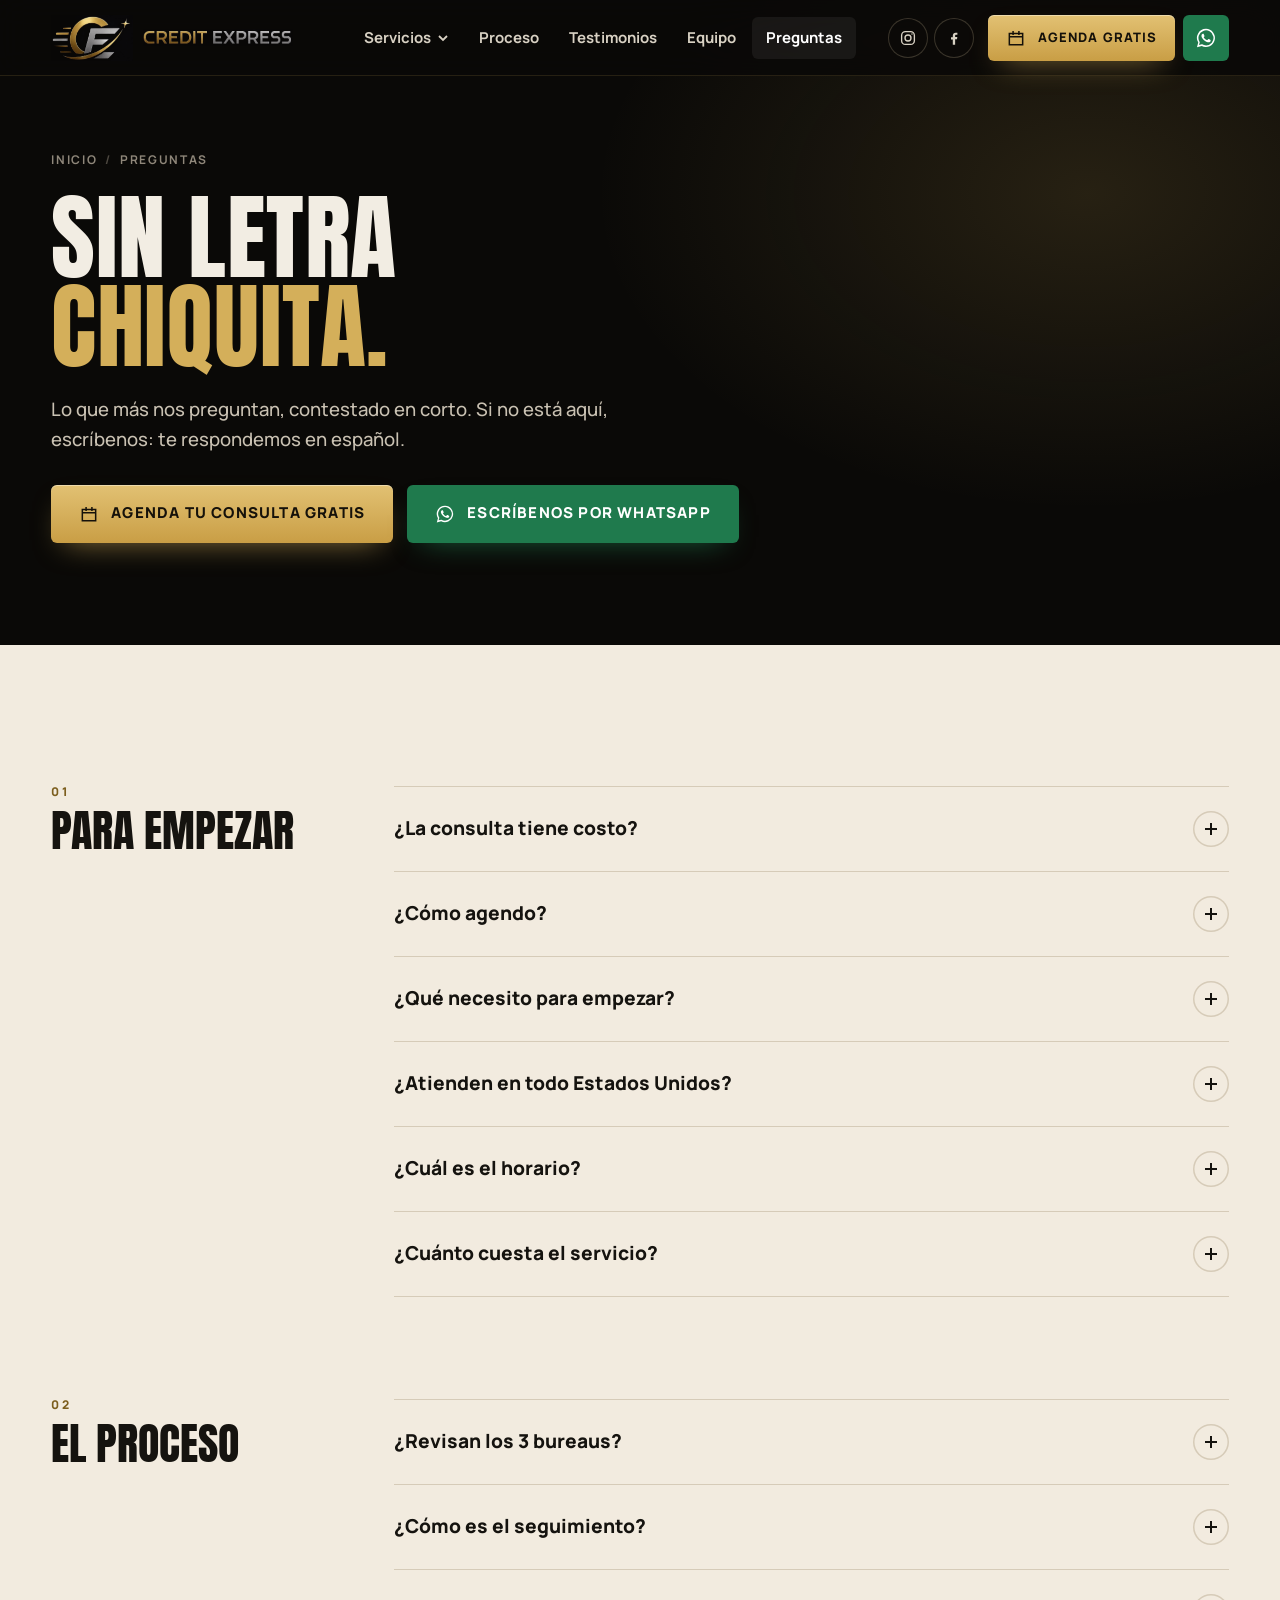
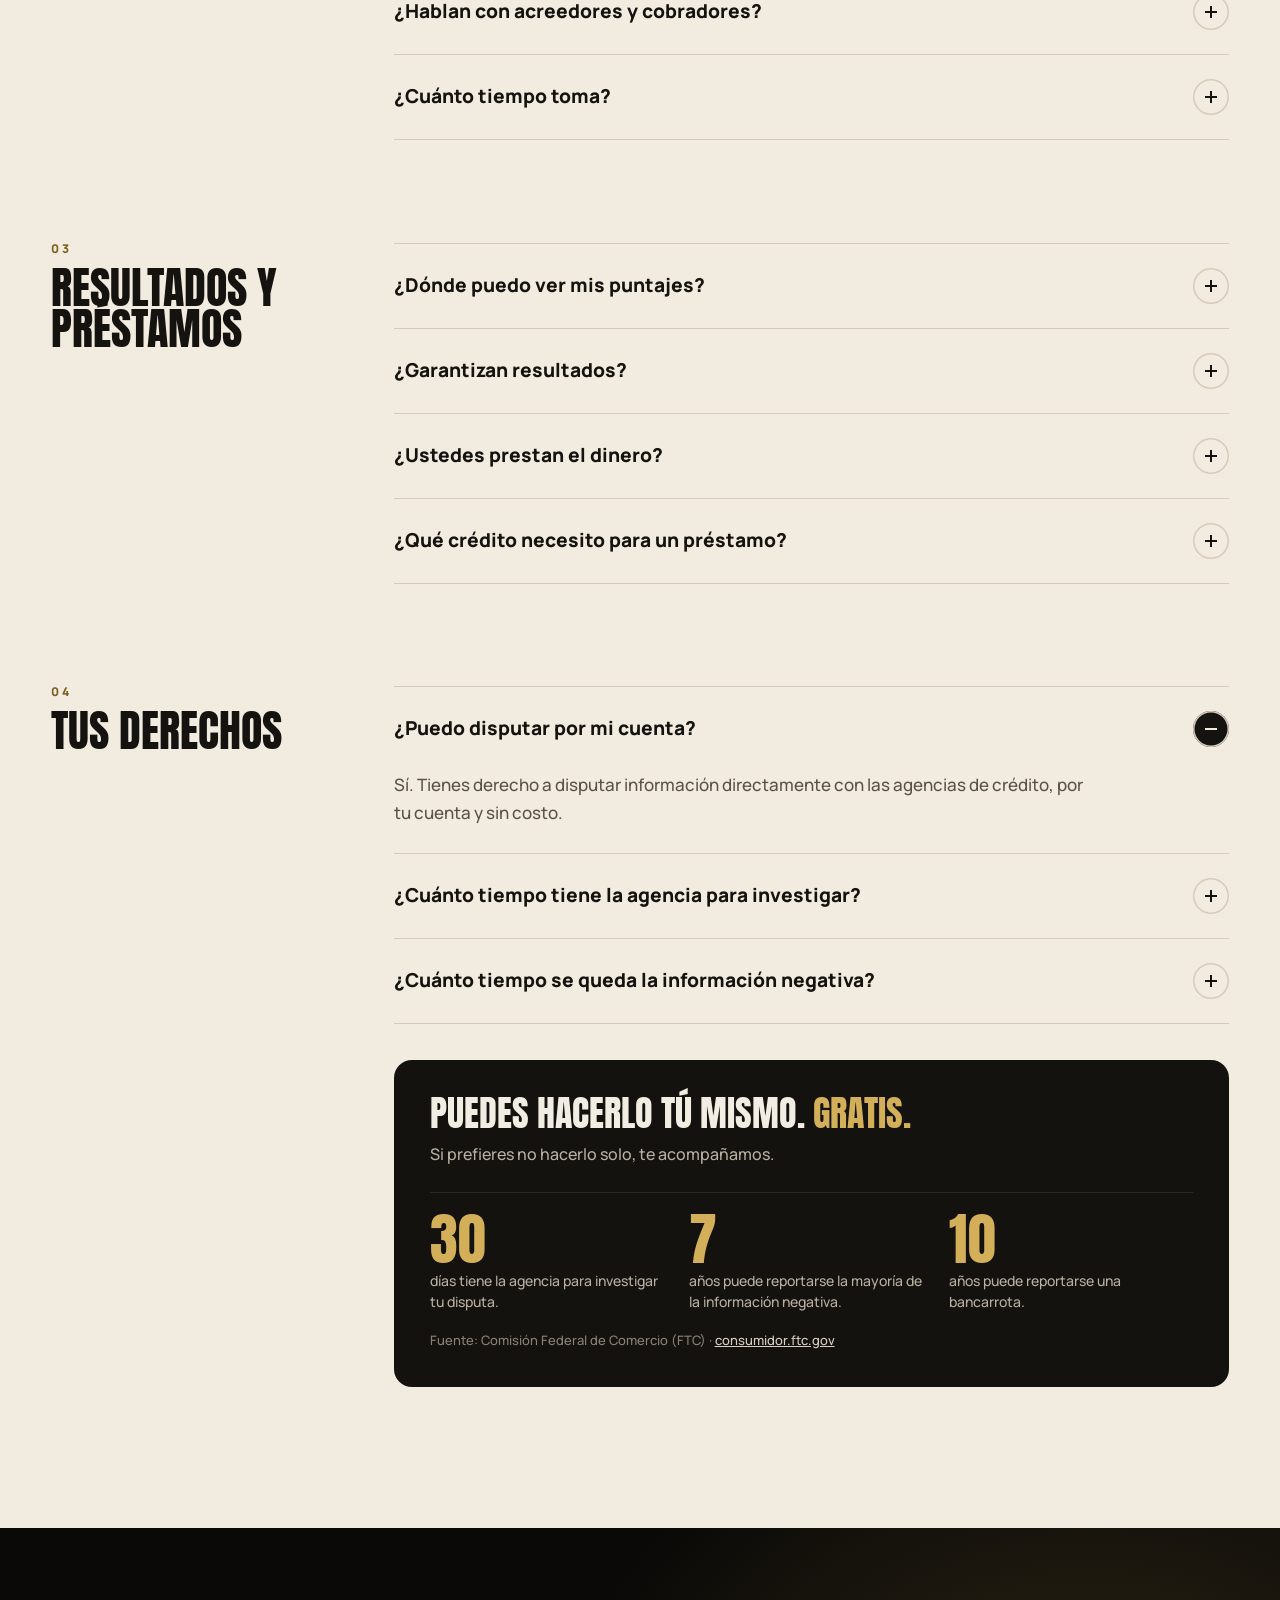
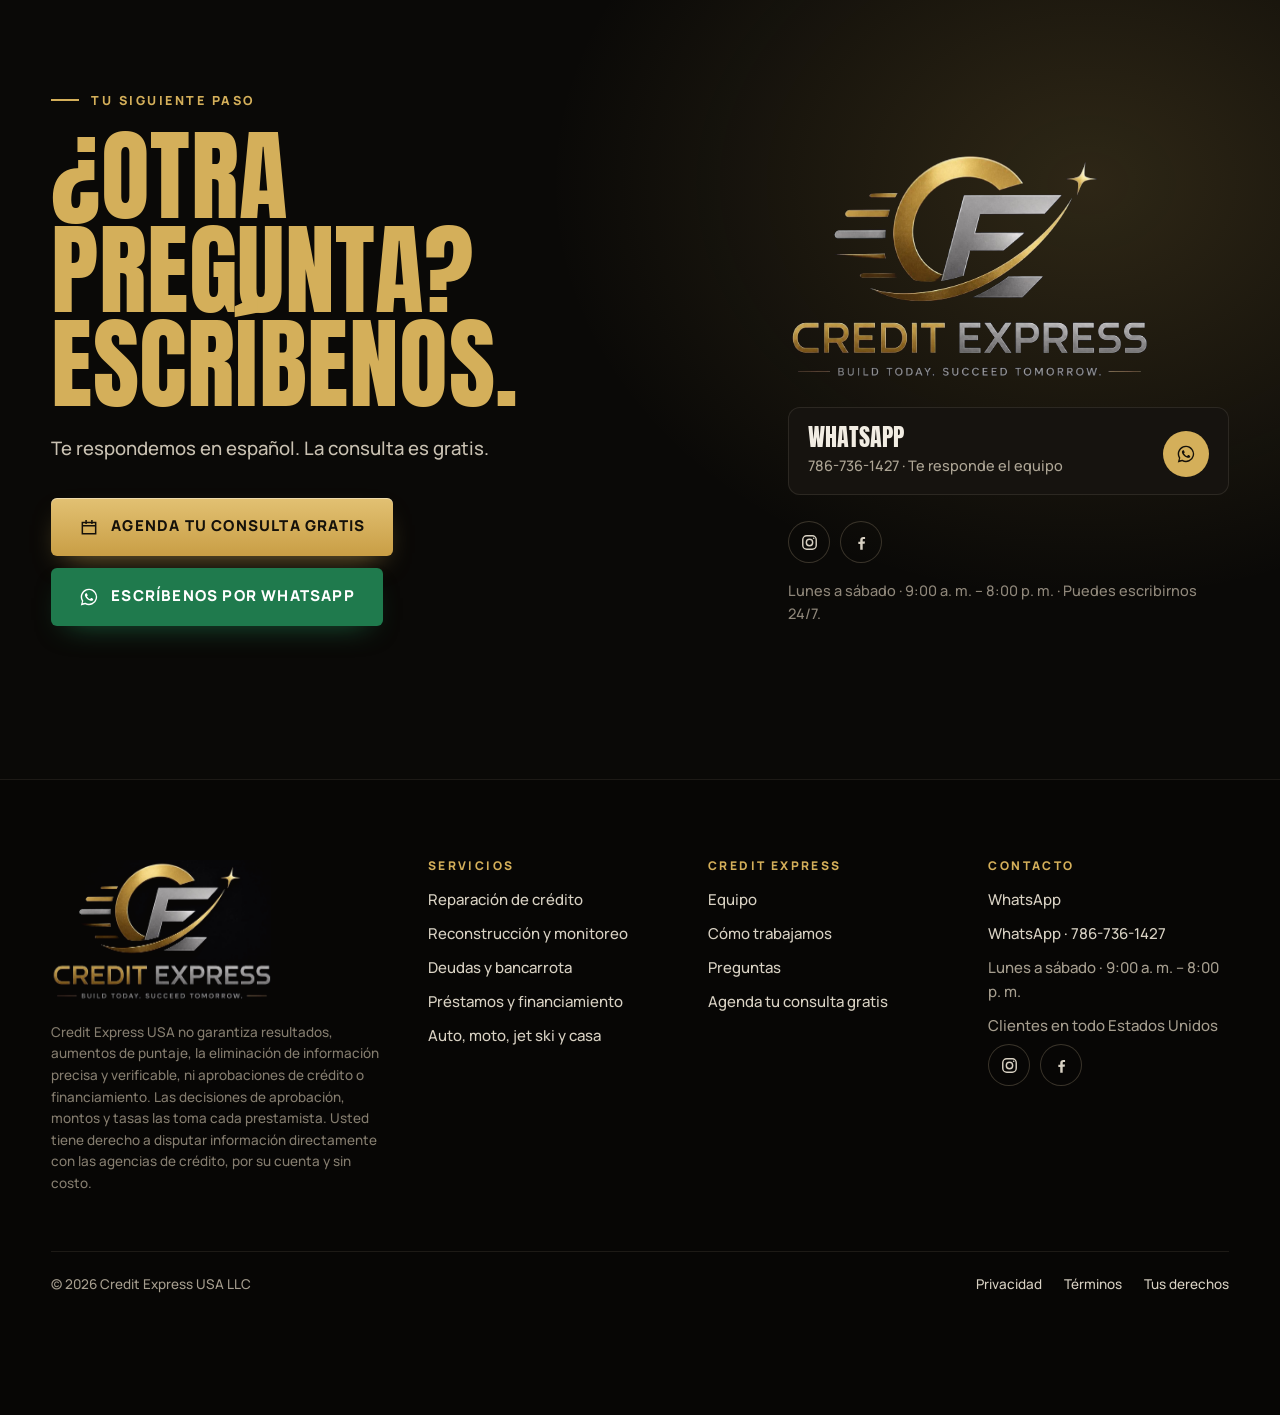
<file: preguntas.html>
<!doctype html>
<html lang="es">
<head>
<meta charset="utf-8">
<meta name="viewport" content="width=device-width,initial-scale=1,viewport-fit=cover">
<title>Preguntas frecuentes · Credit Express USA</title>
<meta name="description" content="Consulta gratis, los 3 bureaus, tiempos, préstamos, bancarrota y tus derechos. Respuestas claras y en español.">
<meta name="theme-color" content="#0A0907">
<link rel="icon" href="assets/img/ce-mark.jpg">
<link rel="preconnect" href="https://fonts.googleapis.com">
<link rel="preconnect" href="https://fonts.gstatic.com" crossorigin>
<link rel="stylesheet" href="https://fonts.googleapis.com/css2?family=Anton&family=Instrument+Serif:ital@0;1&family=Manrope:wght@400;500;600;700;800&family=IBM+Plex+Mono:wght@400;500;600&display=swap">
<link rel="stylesheet" href="assets/site.css">
<link rel="stylesheet" href="assets/inner.css">
<script>(function(){var r=document.documentElement,h=location.hash;if(h==='#still'||matchMedia('(prefers-reduced-motion: reduce)').matches)r.classList.add('static');if(!/[?&]notes=1/.test(location.search))r.classList.add('notes-off');var q=h.match(/^#qa(?:-from-([0-9]+))?$/);if(q){r.classList.add('static','qa');if(q[1]){var s=document.createElement('style');s.textContent='main>section:nth-of-type(-n+'+q[1]+'){display:none}';document.head.appendChild(s);}}if(/^#shot-dx/.test(h))r.classList.add('shot-dx');})();</script>
</head>
<body>
<a class="skip" href="#main">Saltar al contenido</a>
<header class="hd">
  <div class="wrap">
    <a class="brand" href="index.html" aria-label="Credit Express USA, inicio"><img class="mk" src="assets/img/ce-mark.jpg" alt="" width="600" height="337"><img class="wm" src="assets/img/ce-wordmark.jpg" alt="Credit Express" width="900" height="102"></a>
    <nav class="nav" aria-label="Principal">
      <div class="dd">
        <button type="button" aria-expanded="false" aria-controls="mega">Servicios <svg viewBox="0 0 12 12" aria-hidden="true"><path d="M2 4l4 4 4-4" fill="none" stroke="currentColor" stroke-width="1.8"/></svg></button>
        <div class="mega" id="mega" hidden>
          <a href="reparacion-de-credito.html" data-k="reparacion"><b>Reparación de crédito</b><span>Revisamos los 3 bureaus y disputamos lo que no está bien reportado.</span></a>
          <a href="reconstruccion-y-monitoreo.html" data-k="reconstruccion"><b>Reconstrucción y monitoreo</b><span>Plan, monitoreo, educación de crédito y tarjetas.</span></a>
          <a href="deudas-y-bancarrota.html" data-k="deudas"><b>Deudas, cobradores y bancarrota</b><span>Consolidación, acreedores, cobradores, bancarrota y casos.</span></a>
          <a href="prestamos-y-financiamiento.html" data-k="financiamiento"><b>Préstamos y financiamiento</b><span>Preparación y orientación: personal, negocio, SBA y business funding.</span></a>
          <a href="auto-moto-jetski-casa.html" data-k="vehiculos"><b>Auto, moto, jet ski y casa</b><span>Llega preparado a financiar lo que quieres.</span></a>
          <a href="index.html#servicios" class="all">Ver todo lo que hacemos <svg class="i" viewBox="0 0 20 20" aria-hidden="true"><path d="M3 10h13M11 5l5 5-5 5" fill="none" stroke="currentColor" stroke-width="1.8"/></svg></a>
        </div>
      </div>
      <a href="index.html#proceso" data-k="proceso">Proceso</a>
      <a href="index.html#testimonios" data-k="testimonios">Testimonios</a>
      <a href="nosotros.html" data-k="nosotros">Equipo</a>
      <a href="preguntas.html" data-k="preguntas" aria-current="page">Preguntas</a>
    </nav>
    <div class="hd-actions">
      <div class="hd-soc"><a href="https://www.instagram.com/credit_express_usa_/" target="_blank" rel="noopener" aria-label="Instagram de Credit Express"><svg viewBox="0 0 24 24" aria-hidden="true" fill="none" stroke="currentColor" stroke-width="1.8"><rect x="3.5" y="3.5" width="17" height="17" rx="5"/><circle cx="12" cy="12" r="4"/><circle cx="17.3" cy="6.7" r="1" fill="currentColor" stroke="none"/></svg></a><a href="https://www.facebook.com/profile.php?id=61594162596908" target="_blank" rel="noopener" aria-label="Facebook de Credit Express"><svg viewBox="0 0 24 24" aria-hidden="true"><path fill="currentColor" d="M13.5 21v-7.3h2.5l.4-2.9h-2.9V9c0-.8.2-1.4 1.4-1.4h1.6V5.1c-.3 0-1.2-.1-2.3-.1-2.2 0-3.8 1.4-3.8 3.9v2.1H8v2.9h2.4V21h3.1z"/></svg></a></div>
      <a class="btn btn-gold" data-wa="general" href="https://wa.me/17867361427?text=Hola%20Erick%2C%20quiero%20agendar%20mi%20consulta%20gratis%20con%20Credit%20Express." target="_blank" rel="noopener"><svg class="i" viewBox="0 0 24 24" aria-hidden="true"><path fill="none" stroke="currentColor" stroke-width="1.8" d="M4 6.5h16v13.5H4zM4 10.5h16M8.5 3.5v5M15.5 3.5v5"/></svg>Agenda gratis</a>
      <a class="hd-wa" data-wa="general" href="https://wa.me/17867361427?text=Hola%20Erick%2C%20quiero%20agendar%20mi%20consulta%20gratis%20con%20Credit%20Express." target="_blank" rel="noopener" aria-label="Escríbenos por WhatsApp"><svg class="i" viewBox="0 0 24 24" aria-hidden="true"><path fill="currentColor" d="M12.04 2a9.9 9.9 0 0 0-8.5 15l-1.4 5.1 5.24-1.37A9.9 9.9 0 1 0 12.04 2zm0 18.1c-1.5 0-2.97-.4-4.25-1.16l-.3-.18-3.1.82.83-3.03-.2-.31a8.2 8.2 0 1 1 7.02 3.86zm4.5-6.14c-.25-.12-1.46-.72-1.69-.8-.23-.08-.39-.12-.55.12-.16.25-.63.8-.78.97-.14.16-.29.18-.53.06-.25-.12-1.04-.38-1.98-1.22-.73-.65-1.23-1.46-1.37-1.7-.14-.25-.02-.38.11-.5.11-.11.25-.29.37-.43.12-.15.16-.25.25-.41.08-.17.04-.31-.02-.44-.06-.12-.55-1.33-.76-1.82-.2-.48-.4-.41-.55-.42h-.47a.9.9 0 0 0-.66.31c-.23.25-.86.84-.86 2.05s.88 2.38 1 2.54c.13.17 1.74 2.66 4.22 3.73.59.25 1.05.4 1.4.52.6.19 1.13.16 1.56.1.48-.07 1.46-.6 1.67-1.17.2-.58.2-1.07.14-1.17-.06-.1-.22-.17-.47-.29z"/></svg></a>
      <button class="burger" type="button" aria-expanded="false" aria-controls="mnav" aria-label="Menú"><span></span></button>
    </div>
  </div>
</header>
<nav class="mnav" id="mnav" aria-label="Menú" hidden>
  <div class="grp">Servicios</div>
  <a class="big" href="reparacion-de-credito.html">Reparación de crédito<small>Los 3 bureaus, disputas y seguimiento</small></a>
  <a class="big" href="reconstruccion-y-monitoreo.html">Reconstrucción y monitoreo<small>Plan, monitoreo, educación y tarjetas</small></a>
  <a class="big" href="deudas-y-bancarrota.html">Deudas y bancarrota<small>Consolidación, cobradores, bancarrota</small></a>
  <a class="big" href="prestamos-y-financiamiento.html">Préstamos y financiamiento<small>Personal, negocio, SBA, business funding</small></a>
  <a class="big" href="auto-moto-jetski-casa.html">Auto, moto, jet ski y casa<small>Preparación para financiar</small></a>
  <div class="grp">Credit Express</div>
  <a class="big" href="index.html">Inicio</a>
  <a class="big" href="index.html#testimonios">Testimonios</a>
  <a class="big" href="nosotros.html">Equipo</a>
  <a class="big" href="preguntas.html">Preguntas</a>
  <div class="calls">
    <a class="btn btn-gold" data-wa="general" href="https://wa.me/17867361427?text=Hola%20Erick%2C%20quiero%20agendar%20mi%20consulta%20gratis%20con%20Credit%20Express." target="_blank" rel="noopener"><svg class="i" viewBox="0 0 24 24" aria-hidden="true"><path fill="none" stroke="currentColor" stroke-width="1.8" d="M4 6.5h16v13.5H4zM4 10.5h16M8.5 3.5v5M15.5 3.5v5"/></svg>Agenda tu consulta gratis</a>
    <a class="btn btn-wa" data-wa="general" href="https://wa.me/17867361427?text=Hola%20Erick%2C%20quiero%20agendar%20mi%20consulta%20gratis%20con%20Credit%20Express." target="_blank" rel="noopener"><svg class="i" viewBox="0 0 24 24" aria-hidden="true"><path fill="currentColor" d="M12.04 2a9.9 9.9 0 0 0-8.5 15l-1.4 5.1 5.24-1.37A9.9 9.9 0 1 0 12.04 2zm0 18.1c-1.5 0-2.97-.4-4.25-1.16l-.3-.18-3.1.82.83-3.03-.2-.31a8.2 8.2 0 1 1 7.02 3.86zm4.5-6.14c-.25-.12-1.46-.72-1.69-.8-.23-.08-.39-.12-.55.12-.16.25-.63.8-.78.97-.14.16-.29.18-.53.06-.25-.12-1.04-.38-1.98-1.22-.73-.65-1.23-1.46-1.37-1.7-.14-.25-.02-.38.11-.5.11-.11.25-.29.37-.43.12-.15.16-.25.25-.41.08-.17.04-.31-.02-.44-.06-.12-.55-1.33-.76-1.82-.2-.48-.4-.41-.55-.42h-.47a.9.9 0 0 0-.66.31c-.23.25-.86.84-.86 2.05s.88 2.38 1 2.54c.13.17 1.74 2.66 4.22 3.73.59.25 1.05.4 1.4.52.6.19 1.13.16 1.56.1.48-.07 1.46-.6 1.67-1.17.2-.58.2-1.07.14-1.17-.06-.1-.22-.17-.47-.29z"/></svg>Escríbenos por WhatsApp</a>
  </div>
  <div class="social" style="margin-top:22px">
          <a href="https://www.instagram.com/credit_express_usa_/" target="_blank" rel="noopener" aria-label="Instagram de Credit Express"><svg viewBox="0 0 24 24" aria-hidden="true" fill="none" stroke="currentColor" stroke-width="1.8"><rect x="3.5" y="3.5" width="17" height="17" rx="5"/><circle cx="12" cy="12" r="4"/><circle cx="17.3" cy="6.7" r="1" fill="currentColor" stroke="none"/></svg></a>
          <a href="https://www.facebook.com/profile.php?id=61594162596908" target="_blank" rel="noopener" aria-label="Facebook de Credit Express"><svg viewBox="0 0 24 24" aria-hidden="true"><path fill="currentColor" d="M13.5 21v-7.3h2.5l.4-2.9h-2.9V9c0-.8.2-1.4 1.4-1.4h1.6V5.1c-.3 0-1.2-.1-2.3-.1-2.2 0-3.8 1.4-3.8 3.9v2.1H8v2.9h2.4V21h3.1z"/></svg></a>
        </div>
</nav>
<main id="main">
<section class="phero t-dark">
  <div class="wrap">
    <ol class="crumb"><li><a href="index.html">Inicio</a></li><li aria-current="page">Preguntas</li></ol>
    <h1 class="D">Sin letra <span class="g">chiquita.</span></h1>
    <p class="lede" style="max-width:48ch">Lo que más nos preguntan, contestado en corto. Si no está aquí, escríbenos: te respondemos en español.</p>
    <div class="cta-row" style="margin-top:30px">
      <a class="btn btn-gold" data-wa="general" href="https://wa.me/17867361427?text=Hola%20Erick%2C%20quiero%20agendar%20mi%20consulta%20gratis%20con%20Credit%20Express." target="_blank" rel="noopener"><svg class="i" viewBox="0 0 24 24" aria-hidden="true"><path fill="none" stroke="currentColor" stroke-width="1.8" d="M4 6.5h16v13.5H4zM4 10.5h16M8.5 3.5v5M15.5 3.5v5"/></svg>Agenda tu consulta gratis</a>
      <a class="btn btn-wa" data-wa="general" href="https://wa.me/17867361427?text=Hola%20Erick%2C%20quiero%20agendar%20mi%20consulta%20gratis%20con%20Credit%20Express." target="_blank" rel="noopener"><svg class="i" viewBox="0 0 24 24" aria-hidden="true"><path fill="currentColor" d="M12.04 2a9.9 9.9 0 0 0-8.5 15l-1.4 5.1 5.24-1.37A9.9 9.9 0 1 0 12.04 2zm0 18.1c-1.5 0-2.97-.4-4.25-1.16l-.3-.18-3.1.82.83-3.03-.2-.31a8.2 8.2 0 1 1 7.02 3.86zm4.5-6.14c-.25-.12-1.46-.72-1.69-.8-.23-.08-.39-.12-.55.12-.16.25-.63.8-.78.97-.14.16-.29.18-.53.06-.25-.12-1.04-.38-1.98-1.22-.73-.65-1.23-1.46-1.37-1.7-.14-.25-.02-.38.11-.5.11-.11.25-.29.37-.43.12-.15.16-.25.25-.41.08-.17.04-.31-.02-.44-.06-.12-.55-1.33-.76-1.82-.2-.48-.4-.41-.55-.42h-.47a.9.9 0 0 0-.66.31c-.23.25-.86.84-.86 2.05s.88 2.38 1 2.54c.13.17 1.74 2.66 4.22 3.73.59.25 1.05.4 1.4.52.6.19 1.13.16 1.56.1.48-.07 1.46-.6 1.67-1.17.2-.58.2-1.07.14-1.17-.06-.1-.22-.17-.47-.29z"/></svg>Escríbenos por WhatsApp</a>
    </div>
  </div>
</section>

<section class="sec t-cream">
  <div class="wrap fgroups">
    <div class="fgroup">
      <h2><small>01</small> Para empezar</h2>
      <div class="faq">
        <details><summary>¿La consulta tiene costo?<i aria-hidden="true"></i></summary><div class="ans"><p>No. La consulta es 100% gratis y sin compromiso.</p></div></details>
        <details><summary>¿Cómo agendo?<i aria-hidden="true"></i></summary><div class="ans"><p>Escríbenos por WhatsApp al 786-736-1427 y te damos un día y una hora para tu consulta gratis.</p></div></details>
        <details><summary>¿Qué necesito para empezar?<i aria-hidden="true"></i></summary><div class="ans"><p>Solo agendar tu consulta. No te pedimos tu Seguro Social, identificación ni documentos por la web, por email ni por WhatsApp. Si decides empezar, esa información se maneja por un proceso seguro.</p></div></details>
        <details><summary>¿Atienden en todo Estados Unidos?<i aria-hidden="true"></i></summary><div class="ans"><p>Sí. Trabajamos con clientes en todo Estados Unidos, en español.</p></div></details>
        <details><summary>¿Cuál es el horario?<i aria-hidden="true"></i></summary><div class="ans"><p>Lunes a sábado, de 9:00 a. m. a 8:00 p. m. Durante el proceso puedes escribirnos 24/7.</p></div></details>
        <details><summary>¿Cuánto cuesta el servicio?<i aria-hidden="true"></i></summary><div class="ans"><p>Depende de tu caso. Te lo explicamos en la consulta gratis, antes de que decidas nada.</p></div></details>
      </div>
    </div>

    <div class="fgroup">
      <h2><small>02</small> El proceso</h2>
      <div class="faq">
        <details><summary>¿Revisan los 3 bureaus?<i aria-hidden="true"></i></summary><div class="ans"><p>Sí. Revisamos los tres reportes y vemos qué está afectando tu crédito.</p></div></details>
        <details><summary>¿Cómo es el seguimiento?<i aria-hidden="true"></i></summary><div class="ans"><p>Un mensaje de seguimiento cada semana y una llamada de revisión cada 15 días. Si tienes una pregunta durante el proceso, puedes escribirnos 24/7.</p></div></details>
        <details><summary>¿Hablan con acreedores y cobradores?<i aria-hidden="true"></i></summary><div class="ans"><p>Damos seguimiento con acreedores y cobradores cuando el caso lo requiere, incluyendo disputas, revisión de respuestas y documentación.</p></div></details>
        <details><summary>¿Cuánto tiempo toma?<i aria-hidden="true"></i></summary><div class="ans"><p>Depende del servicio y de tu caso. Por ley, los bureaus normalmente tienen unos 30 días para investigar una disputa (hasta 45 en algunos casos); el proceso completo puede tomar más. Te damos una idea más clara en la consulta.</p></div></details>
      </div>
    </div>

    <div class="fgroup">
      <h2><small>03</small> Resultados y préstamos</h2>
      <div class="faq">
        <details><summary>¿Dónde puedo ver mis puntajes?<i aria-hidden="true"></i></summary><div class="ans"><p>Puedes revisar tus 3 reportes y puntajes con <a href="https://app.myfreescorenow.com/enroll/B01C7403?s=MXxmYWxzZQ%3D%3D" target="_blank" rel="noopener sponsored">MyFreeScoreNow</a>. Servicio de un tercero (MyFreeScoreNow), no de Credit Express. Para la prueba te pide una tarjeta y después cobra una membresía mensual si no cancelas; sus puntajes no son FICO. Credit Express puede recibir una compensación si te inscribes. Por ley puedes ver tus reportes gratis en <a href="https://www.annualcreditreport.com" target="_blank" rel="noopener">AnnualCreditReport.com</a>.</p></div></details>
        <details><summary>¿Garantizan resultados?<i aria-hidden="true"></i></summary><div class="ans"><p>No. Nadie puede garantizarlos honestamente. No garantizamos aumentos de puntaje, la eliminación de información precisa y verificable, ni aprobaciones.</p></div></details>
        <details><summary>¿Ustedes prestan el dinero?<i aria-hidden="true"></i></summary><div class="ans"><p>No. Trabajamos con bancos y prestamistas aliados: preparamos tu crédito y te conectamos con ellos. La aprobación, el monto y la tasa los decide cada prestamista.</p></div></details>
        <details><summary>¿Qué crédito necesito para un préstamo?<i aria-hidden="true"></i></summary><div class="ans"><p>Como referencia: alrededor de 680 para préstamos personales, 700 o más para negocio y 600 o más para auto, moto o jet ski. Cada prestamista tiene sus propios requisitos.</p></div></details>
      </div>
    </div>

    <div class="fgroup" id="derechos">
      <h2><small>04</small> Tus derechos</h2>
      <div>
        <div class="faq">
          <details open><summary>¿Puedo disputar por mi cuenta?<i aria-hidden="true"></i></summary><div class="ans"><p>Sí. Tienes derecho a disputar información directamente con las agencias de crédito, por tu cuenta y sin costo.</p></div></details>
          <details><summary>¿Cuánto tiempo tiene la agencia para investigar?<i aria-hidden="true"></i></summary><div class="ans"><p>Por lo general, 30 días desde que recibe tu disputa.</p></div></details>
          <details><summary>¿Cuánto tiempo se queda la información negativa?<i aria-hidden="true"></i></summary><div class="ans"><p>La mayoría de la información negativa puede reportarse hasta 7 años. Una bancarrota, hasta 10 años.</p></div></details>
        </div>
        <div class="rights">
          <h3>Puedes hacerlo tú mismo. <span class="g">Gratis.</span></h3>
          <p>Si prefieres no hacerlo solo, te acompañamos.</p>
          <div class="nums">
            <div><b>30</b><span>días tiene la agencia para investigar tu disputa.</span></div>
            <div><b>7</b><span>años puede reportarse la mayoría de la información negativa.</span></div>
            <div><b>10</b><span>años puede reportarse una bancarrota.</span></div>
          </div>
          <p class="src">Fuente: Comisión Federal de Comercio (FTC) · <a href="https://consumidor.ftc.gov/node/78353" target="_blank" rel="noopener">consumidor.ftc.gov</a></p>
        </div>
        <p class="todo" style="margin-top:18px">Revisión legal: aviso de derechos (CROA) y requisitos de Florida para organizaciones de servicios de crédito</p>
      </div>
    </div>
  </div>
</section>

<section class="close t-dark" id="empezar">
  <div class="wrap g">
    <div>
      <p class="eyebrow">Tu siguiente paso</p>
      <h2 class="D D-xl" style="margin-top:22px">¿Otra pregunta? <span class="g">Escríbenos.</span></h2>
      <p class="lede">Te respondemos en español. La consulta es gratis.</p>
      <div class="cta-row">
        <a class="btn btn-gold" data-wa="general" href="https://wa.me/17867361427?text=Hola%20Erick%2C%20quiero%20agendar%20mi%20consulta%20gratis%20con%20Credit%20Express." target="_blank" rel="noopener"><svg class="i" viewBox="0 0 24 24" aria-hidden="true"><path fill="none" stroke="currentColor" stroke-width="1.8" d="M4 6.5h16v13.5H4zM4 10.5h16M8.5 3.5v5M15.5 3.5v5"/></svg>Agenda tu consulta gratis</a>
        <a class="btn btn-wa" data-wa="general" href="https://wa.me/17867361427?text=Hola%20Erick%2C%20quiero%20agendar%20mi%20consulta%20gratis%20con%20Credit%20Express." target="_blank" rel="noopener"><svg class="i" viewBox="0 0 24 24" aria-hidden="true"><path fill="currentColor" d="M12.04 2a9.9 9.9 0 0 0-8.5 15l-1.4 5.1 5.24-1.37A9.9 9.9 0 1 0 12.04 2zm0 18.1c-1.5 0-2.97-.4-4.25-1.16l-.3-.18-3.1.82.83-3.03-.2-.31a8.2 8.2 0 1 1 7.02 3.86zm4.5-6.14c-.25-.12-1.46-.72-1.69-.8-.23-.08-.39-.12-.55.12-.16.25-.63.8-.78.97-.14.16-.29.18-.53.06-.25-.12-1.04-.38-1.98-1.22-.73-.65-1.23-1.46-1.37-1.7-.14-.25-.02-.38.11-.5.11-.11.25-.29.37-.43.12-.15.16-.25.25-.41.08-.17.04-.31-.02-.44-.06-.12-.55-1.33-.76-1.82-.2-.48-.4-.41-.55-.42h-.47a.9.9 0 0 0-.66.31c-.23.25-.86.84-.86 2.05s.88 2.38 1 2.54c.13.17 1.74 2.66 4.22 3.73.59.25 1.05.4 1.4.52.6.19 1.13.16 1.56.1.48-.07 1.46-.6 1.67-1.17.2-.58.2-1.07.14-1.17-.06-.1-.22-.17-.47-.29z"/></svg>Escríbenos por WhatsApp</a>
      </div>
    </div>
    <div class="side">
      <img class="lockup" src="assets/img/ce-lockup.jpg" alt="Credit Express" width="1000" height="653" loading="lazy">
      <a class="callcard" data-wa="general" href="https://wa.me/17867361427?text=Hola%20Erick%2C%20quiero%20agendar%20mi%20consulta%20gratis%20con%20Credit%20Express." target="_blank" rel="noopener"><div><b>WhatsApp</b><span>786-736-1427 · Te responde el equipo</span></div><span class="ic"><svg class="i" viewBox="0 0 24 24" aria-hidden="true"><path fill="currentColor" d="M12.04 2a9.9 9.9 0 0 0-8.5 15l-1.4 5.1 5.24-1.37A9.9 9.9 0 1 0 12.04 2zm0 18.1c-1.5 0-2.97-.4-4.25-1.16l-.3-.18-3.1.82.83-3.03-.2-.31a8.2 8.2 0 1 1 7.02 3.86zm4.5-6.14c-.25-.12-1.46-.72-1.69-.8-.23-.08-.39-.12-.55.12-.16.25-.63.8-.78.97-.14.16-.29.18-.53.06-.25-.12-1.04-.38-1.98-1.22-.73-.65-1.23-1.46-1.37-1.7-.14-.25-.02-.38.11-.5.11-.11.25-.29.37-.43.12-.15.16-.25.25-.41.08-.17.04-.31-.02-.44-.06-.12-.55-1.33-.76-1.82-.2-.48-.4-.41-.55-.42h-.47a.9.9 0 0 0-.66.31c-.23.25-.86.84-.86 2.05s.88 2.38 1 2.54c.13.17 1.74 2.66 4.22 3.73.59.25 1.05.4 1.4.52.6.19 1.13.16 1.56.1.48-.07 1.46-.6 1.67-1.17.2-.58.2-1.07.14-1.17-.06-.1-.22-.17-.47-.29z"/></svg></span></a>
      <div class="social" style="margin-top:14px">
          <a href="https://www.instagram.com/credit_express_usa_/" target="_blank" rel="noopener" aria-label="Instagram de Credit Express"><svg viewBox="0 0 24 24" aria-hidden="true" fill="none" stroke="currentColor" stroke-width="1.8"><rect x="3.5" y="3.5" width="17" height="17" rx="5"/><circle cx="12" cy="12" r="4"/><circle cx="17.3" cy="6.7" r="1" fill="currentColor" stroke="none"/></svg></a>
          <a href="https://www.facebook.com/profile.php?id=61594162596908" target="_blank" rel="noopener" aria-label="Facebook de Credit Express"><svg viewBox="0 0 24 24" aria-hidden="true"><path fill="currentColor" d="M13.5 21v-7.3h2.5l.4-2.9h-2.9V9c0-.8.2-1.4 1.4-1.4h1.6V5.1c-.3 0-1.2-.1-2.3-.1-2.2 0-3.8 1.4-3.8 3.9v2.1H8v2.9h2.4V21h3.1z"/></svg></a>
        </div>
      <p class="hours">Lunes a sábado · 9:00 a. m. – 8:00 p. m. · Puedes escribirnos 24/7.</p>
    </div>
  </div>
</section>

</main>
<footer class="ft">
  <div class="wrap">
    <div class="g">
      <div>
        <img class="lockup" src="assets/img/ce-lockup.jpg" alt="Credit Express" width="1000" height="653" loading="lazy">
        <p class="disc">Credit Express USA no garantiza resultados, aumentos de puntaje, la eliminación de información precisa y verificable, ni aprobaciones de crédito o financiamiento. Las decisiones de aprobación, montos y tasas las toma cada prestamista. Usted tiene derecho a disputar información directamente con las agencias de crédito, por su cuenta y sin costo.</p>
        <p class="todo" style="margin-top:14px">Texto legal final a revisar por el abogado de Credit Express (CROA · ley de Florida para organizaciones de servicios de crédito · reglas de alivio de deudas)</p>
      </div>
      <div>
        <h4>Servicios</h4>
        <ul>
          <li><a href="reparacion-de-credito.html">Reparación de crédito</a></li>
          <li><a href="reconstruccion-y-monitoreo.html">Reconstrucción y monitoreo</a></li>
          <li><a href="deudas-y-bancarrota.html">Deudas y bancarrota</a></li>
          <li><a href="prestamos-y-financiamiento.html">Préstamos y financiamiento</a></li>
          <li><a href="auto-moto-jetski-casa.html">Auto, moto, jet ski y casa</a></li>
        </ul>
      </div>
      <div>
        <h4>Credit Express</h4>
        <ul>
          <li><a href="nosotros.html">Equipo</a></li>
          <li><a href="index.html#proceso">Cómo trabajamos</a></li>
          <li><a href="preguntas.html">Preguntas</a></li>
          <li><a data-wa="general" href="https://wa.me/17867361427?text=Hola%20Erick%2C%20quiero%20agendar%20mi%20consulta%20gratis%20con%20Credit%20Express." target="_blank" rel="noopener">Agenda tu consulta gratis</a></li>
        </ul>
      </div>
      <div>
        <h4>Contacto</h4>
        <ul>
          <li><a data-wa="general" href="https://wa.me/17867361427?text=Hola%20Erick%2C%20quiero%20agendar%20mi%20consulta%20gratis%20con%20Credit%20Express." target="_blank" rel="noopener">WhatsApp</a></li>
          <li><a data-wa="general" href="https://wa.me/17867361427?text=Hola%20Erick%2C%20quiero%20agendar%20mi%20consulta%20gratis%20con%20Credit%20Express." target="_blank" rel="noopener">WhatsApp · 786-736-1427</a></li>
          <li>Lunes a sábado · 9:00 a. m. – 8:00 p. m.</li>
          <li>Clientes en todo Estados Unidos</li>
        </ul>
        <div class="social">
          <a href="https://www.instagram.com/credit_express_usa_/" target="_blank" rel="noopener" aria-label="Instagram de Credit Express"><svg viewBox="0 0 24 24" aria-hidden="true" fill="none" stroke="currentColor" stroke-width="1.8"><rect x="3.5" y="3.5" width="17" height="17" rx="5"/><circle cx="12" cy="12" r="4"/><circle cx="17.3" cy="6.7" r="1" fill="currentColor" stroke="none"/></svg></a>
          <a href="https://www.facebook.com/profile.php?id=61594162596908" target="_blank" rel="noopener" aria-label="Facebook de Credit Express"><svg viewBox="0 0 24 24" aria-hidden="true"><path fill="currentColor" d="M13.5 21v-7.3h2.5l.4-2.9h-2.9V9c0-.8.2-1.4 1.4-1.4h1.6V5.1c-.3 0-1.2-.1-2.3-.1-2.2 0-3.8 1.4-3.8 3.9v2.1H8v2.9h2.4V21h3.1z"/></svg></a>
        </div>
      </div>
    </div>
    <div class="base">
      <span>© 2026 Credit Express USA LLC</span>
      <ul><li><a href="privacidad.html">Privacidad</a></li><li><a href="#" data-soon>Términos</a></li><li><a href="preguntas.html#derechos">Tus derechos</a></li></ul>
    </div>
  </div>
</footer>
<div class="abar"><a class="btn btn-gold" data-wa="general" href="https://wa.me/17867361427?text=Hola%20Erick%2C%20quiero%20agendar%20mi%20consulta%20gratis%20con%20Credit%20Express." target="_blank" rel="noopener"><svg class="i" viewBox="0 0 24 24" aria-hidden="true"><path fill="none" stroke="currentColor" stroke-width="1.8" d="M4 6.5h16v13.5H4zM4 10.5h16M8.5 3.5v5M15.5 3.5v5"/></svg>Agendar gratis</a><a class="btn btn-wa" data-wa="general" href="https://wa.me/17867361427?text=Hola%20Erick%2C%20quiero%20agendar%20mi%20consulta%20gratis%20con%20Credit%20Express." target="_blank" rel="noopener"><svg class="i" viewBox="0 0 24 24" aria-hidden="true"><path fill="currentColor" d="M12.04 2a9.9 9.9 0 0 0-8.5 15l-1.4 5.1 5.24-1.37A9.9 9.9 0 1 0 12.04 2zm0 18.1c-1.5 0-2.97-.4-4.25-1.16l-.3-.18-3.1.82.83-3.03-.2-.31a8.2 8.2 0 1 1 7.02 3.86zm4.5-6.14c-.25-.12-1.46-.72-1.69-.8-.23-.08-.39-.12-.55.12-.16.25-.63.8-.78.97-.14.16-.29.18-.53.06-.25-.12-1.04-.38-1.98-1.22-.73-.65-1.23-1.46-1.37-1.7-.14-.25-.02-.38.11-.5.11-.11.25-.29.37-.43.12-.15.16-.25.25-.41.08-.17.04-.31-.02-.44-.06-.12-.55-1.33-.76-1.82-.2-.48-.4-.41-.55-.42h-.47a.9.9 0 0 0-.66.31c-.23.25-.86.84-.86 2.05s.88 2.38 1 2.54c.13.17 1.74 2.66 4.22 3.73.59.25 1.05.4 1.4.52.6.19 1.13.16 1.56.1.48-.07 1.46-.6 1.67-1.17.2-.58.2-1.07.14-1.17-.06-.1-.22-.17-.47-.29z"/></svg>WhatsApp</a></div>
<div class="soon-note" id="soon-note" role="status" hidden>Este enlace se conecta cuando Credit Express nos lo confirme.</div>
<button class="notes-toggle" id="notes-toggle" type="button" aria-pressed="true">Notas: ON</button>
<script src="assets/site.js"></script>

<!-- GoHighLevel (LeadConnector) chat widget -->
<script src="https://widgets.leadconnectorhq.com/loader.js" data-resources-url="https://widgets.leadconnectorhq.com/chat-widget/loader.js" data-widget-id="6ad97ac8f56fd8562e8255f4" data-source="WEB_USER"></script>
</body>
</html>
</file>
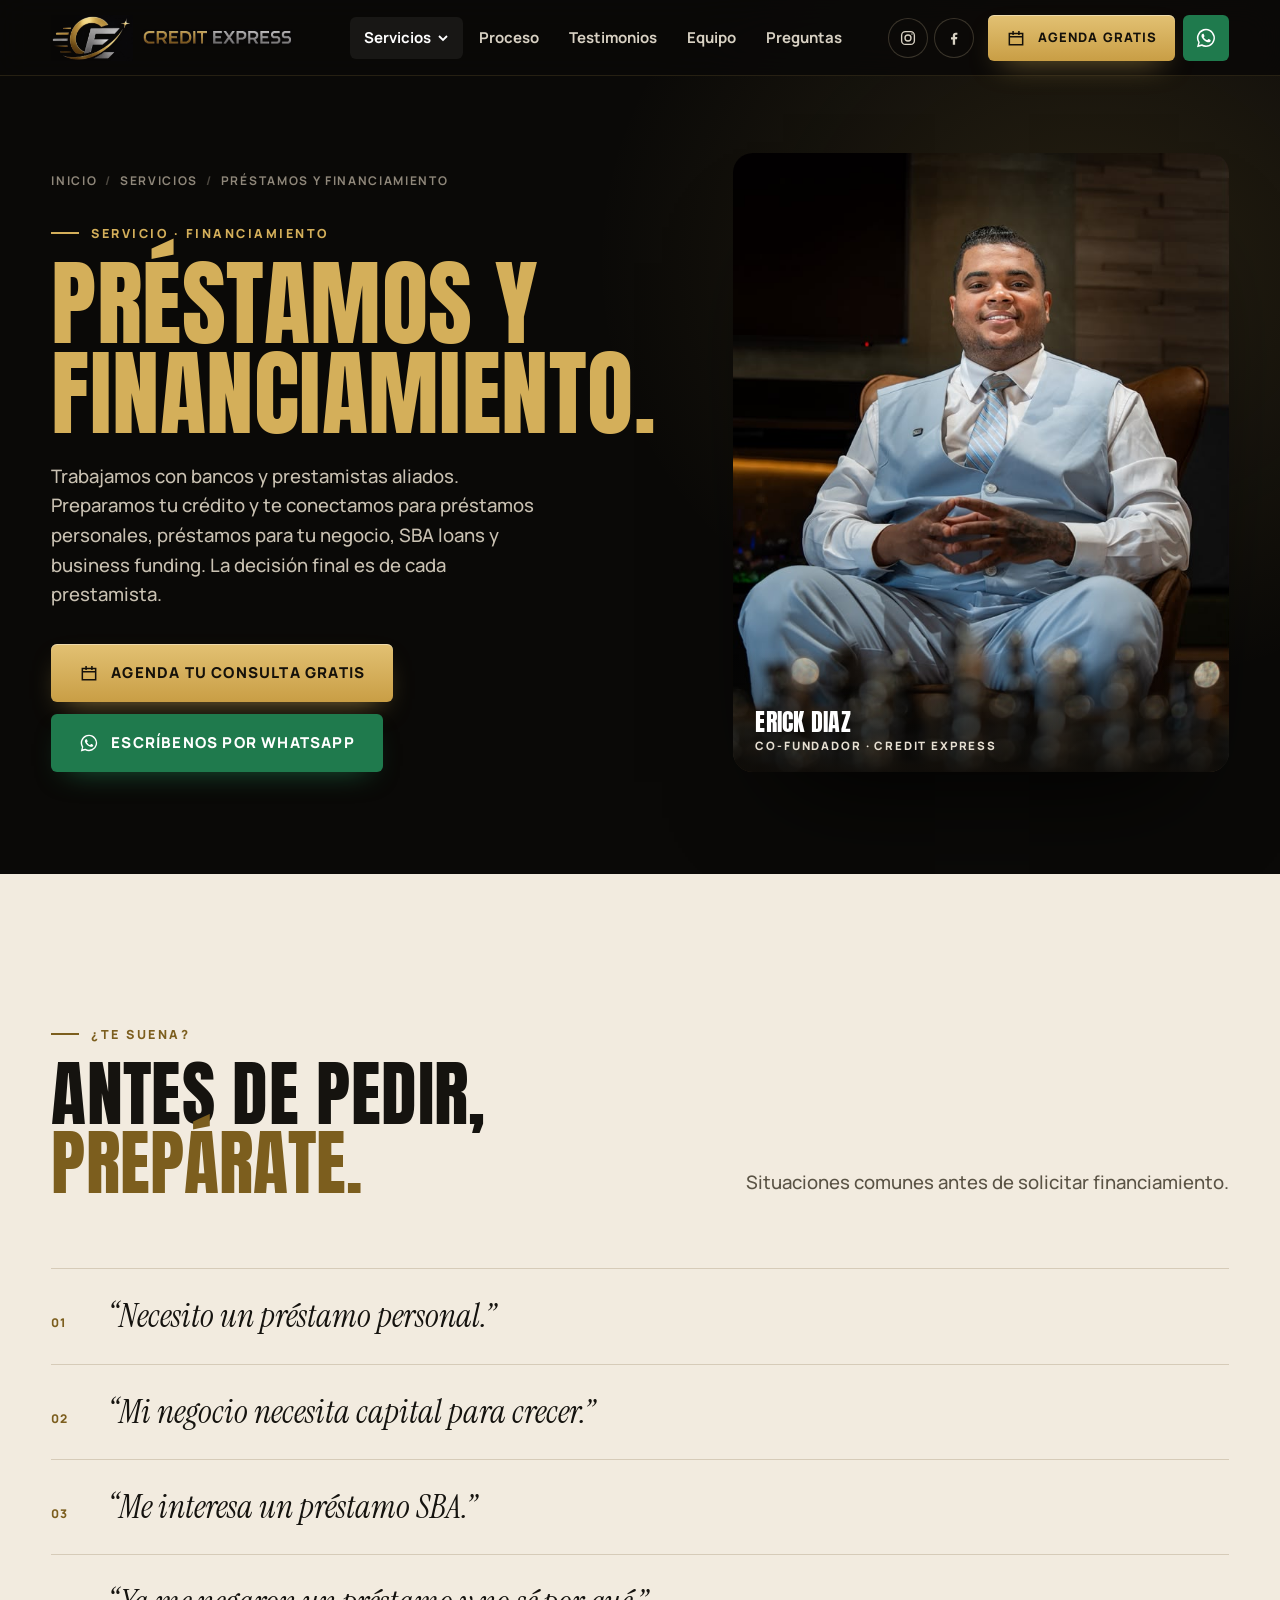
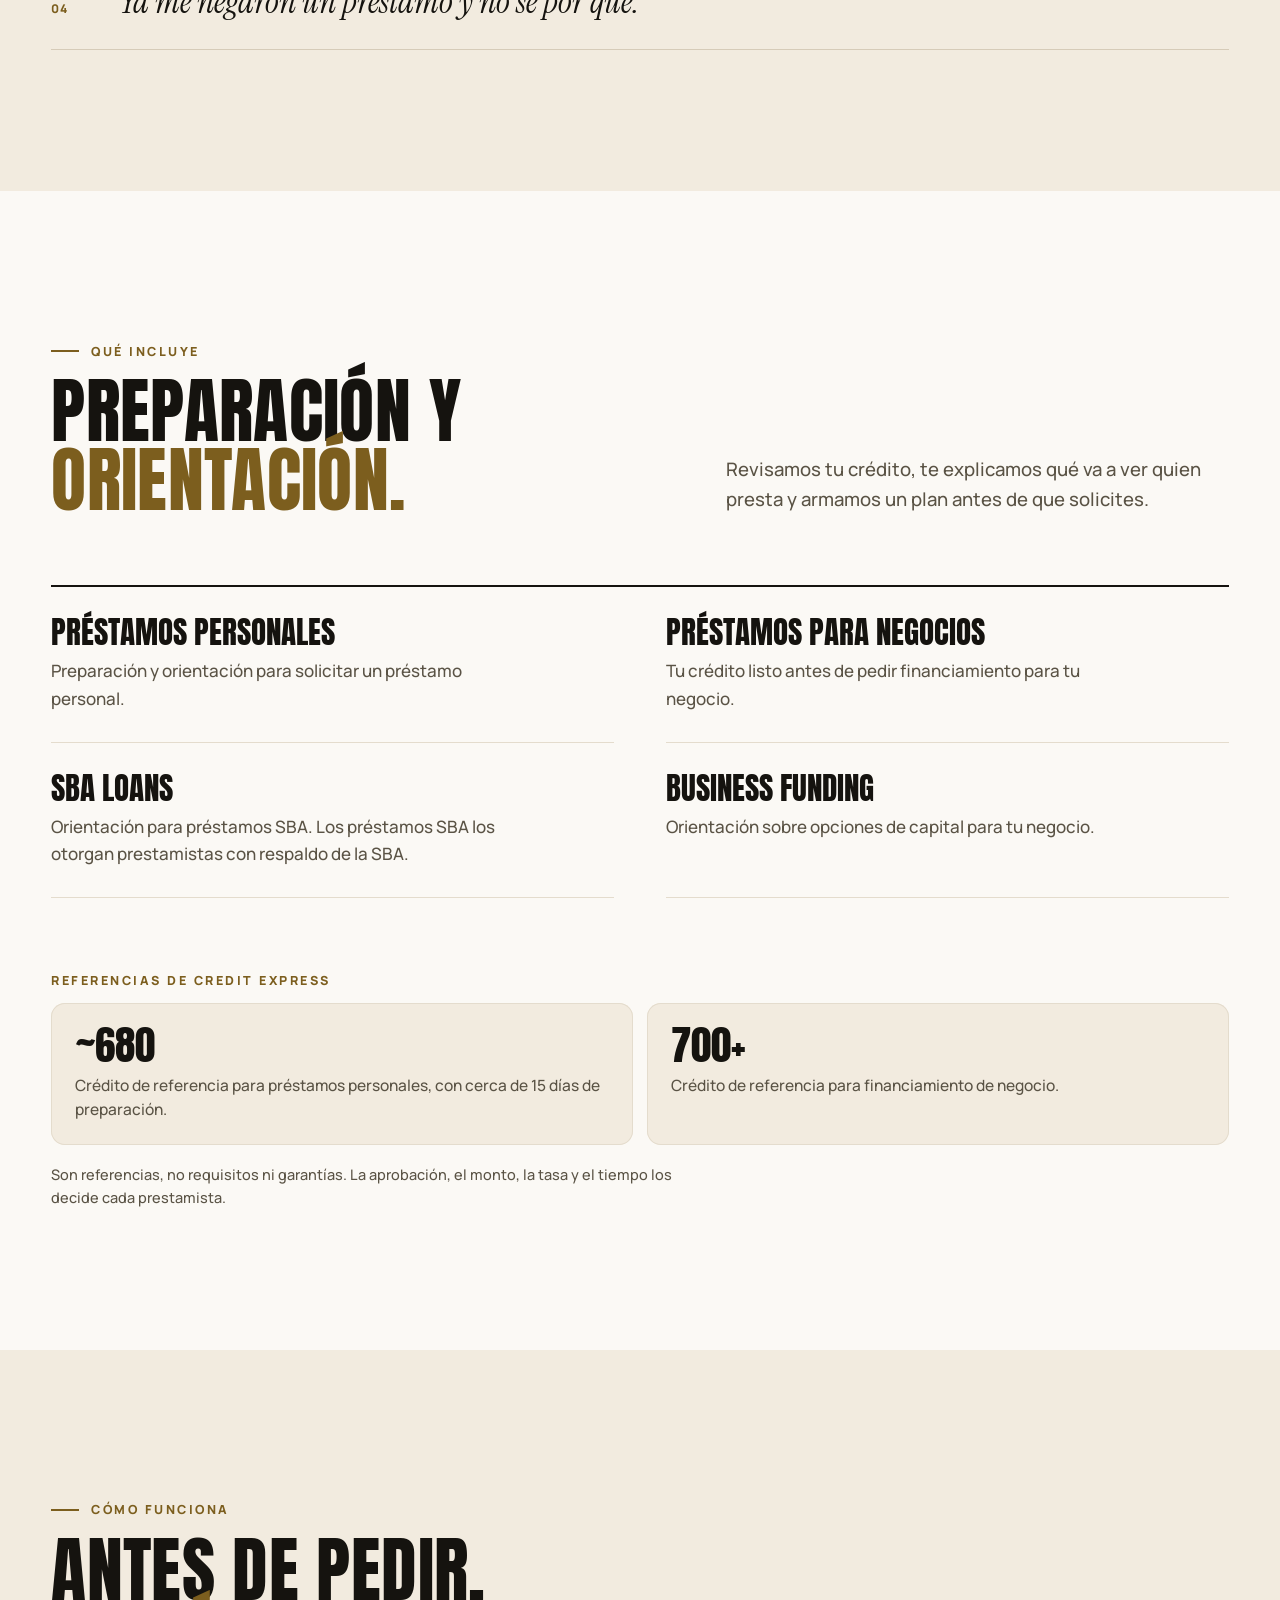
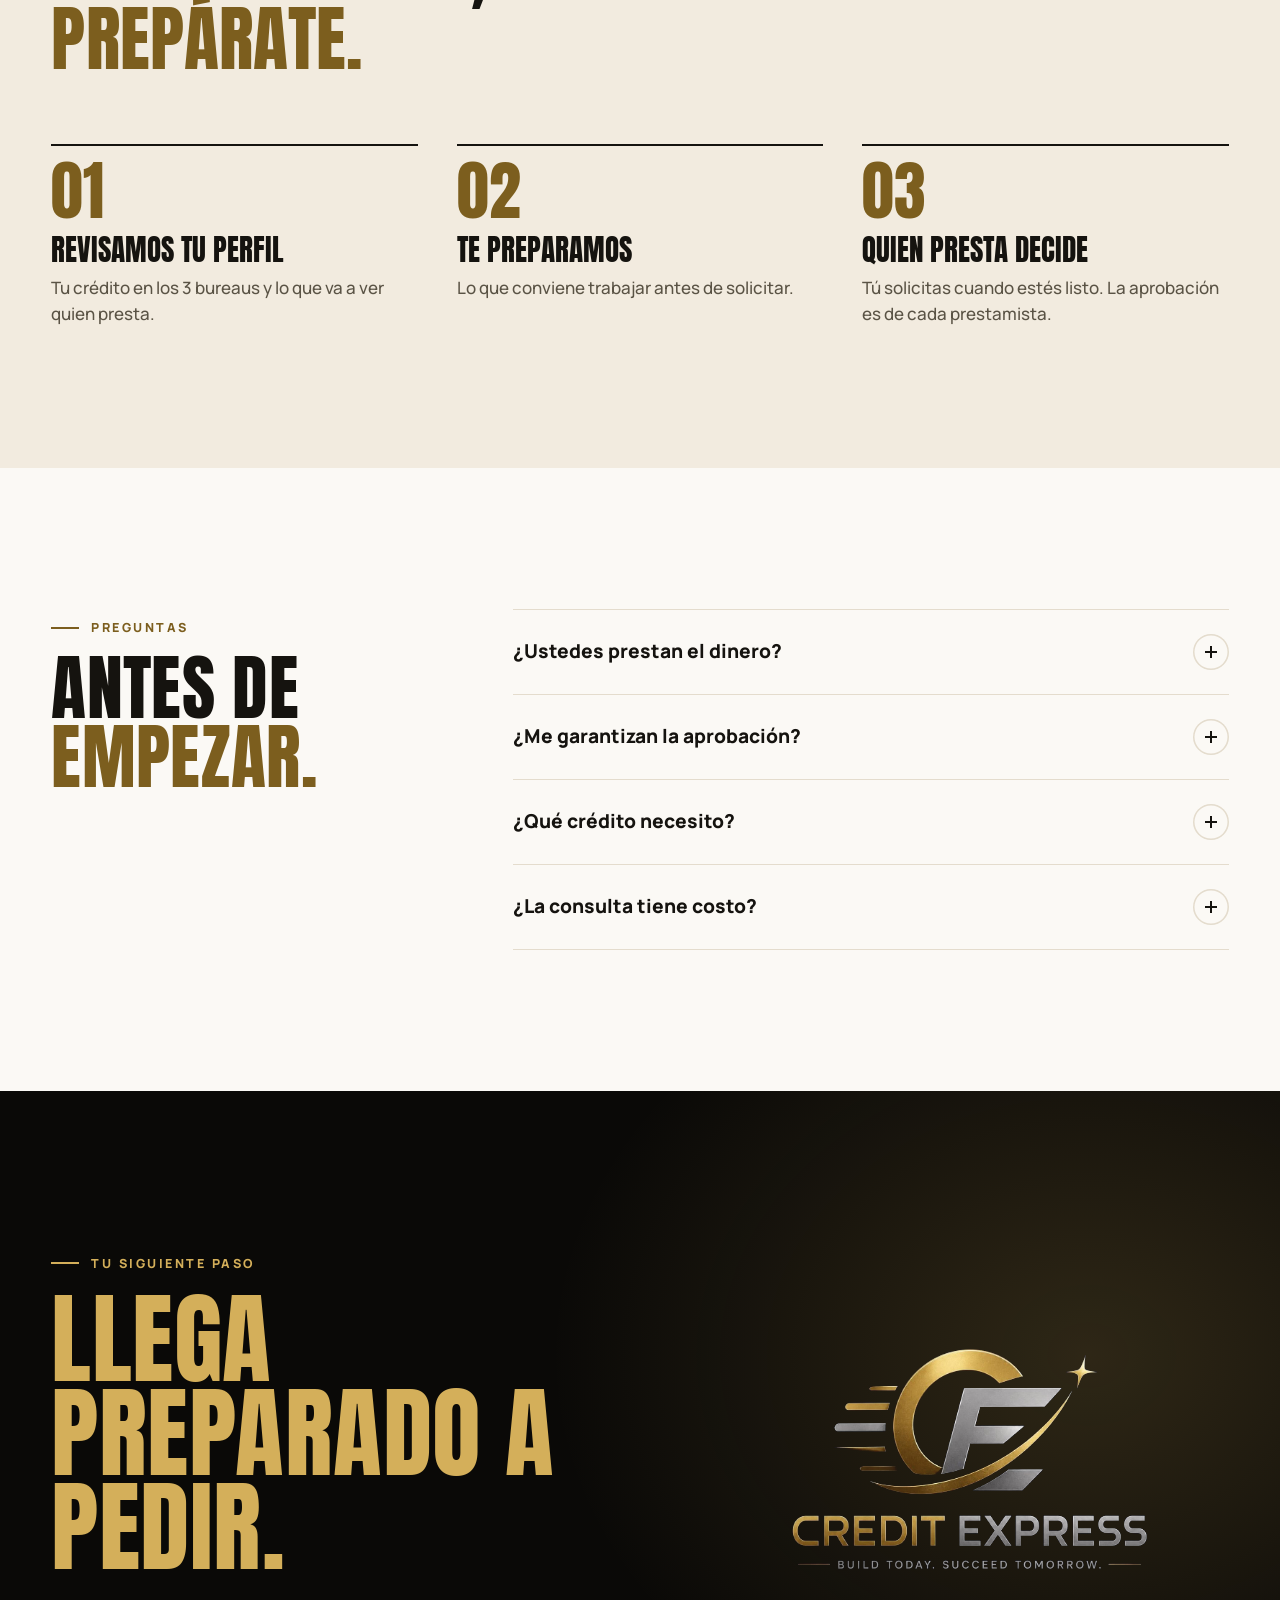
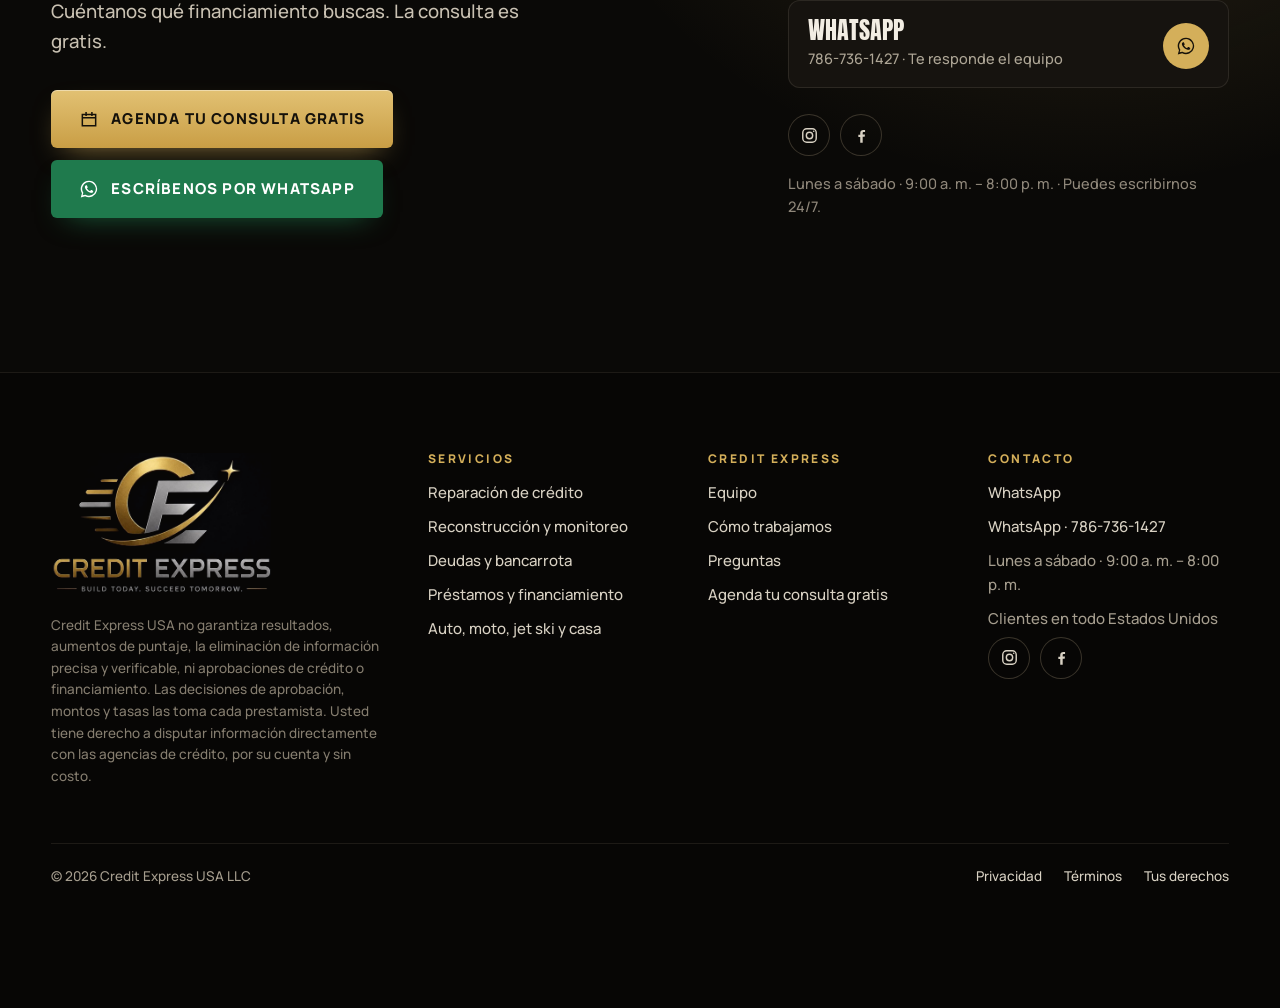
<file: prestamos-y-financiamiento.html>
<!doctype html>
<html lang="es">
<head>
<meta charset="utf-8">
<meta name="viewport" content="width=device-width,initial-scale=1,viewport-fit=cover">
<title>Préstamos y financiamiento · Credit Express USA</title>
<meta name="description" content="Preparación y orientación para préstamos personales, préstamos para negocios, SBA loans y business funding. La aprobación la decide cada prestamista.">
<meta name="theme-color" content="#0A0907">
<link rel="icon" href="assets/img/ce-mark.jpg">
<link rel="preconnect" href="https://fonts.googleapis.com">
<link rel="preconnect" href="https://fonts.gstatic.com" crossorigin>
<link rel="stylesheet" href="https://fonts.googleapis.com/css2?family=Anton&family=Instrument+Serif:ital@0;1&family=Manrope:wght@400;500;600;700;800&family=IBM+Plex+Mono:wght@400;500;600&display=swap">
<link rel="stylesheet" href="assets/site.css">
<link rel="stylesheet" href="assets/inner.css">
<script>(function(){var r=document.documentElement,h=location.hash;if(h==='#still'||matchMedia('(prefers-reduced-motion: reduce)').matches)r.classList.add('static');if(!/[?&]notes=1/.test(location.search))r.classList.add('notes-off');var q=h.match(/^#qa(?:-from-([0-9]+))?$/);if(q){r.classList.add('static','qa');if(q[1]){var s=document.createElement('style');s.textContent='main>section:nth-of-type(-n+'+q[1]+'){display:none}';document.head.appendChild(s);}}if(/^#shot-dx/.test(h))r.classList.add('shot-dx');})();</script>
</head>
<body>
<a class="skip" href="#main">Saltar al contenido</a>
<header class="hd">
  <div class="wrap">
    <a class="brand" href="index.html" aria-label="Credit Express USA, inicio"><img class="mk" src="assets/img/ce-mark.jpg" alt="" width="600" height="337"><img class="wm" src="assets/img/ce-wordmark.jpg" alt="Credit Express" width="900" height="102"></a>
    <nav class="nav" aria-label="Principal">
      <div class="dd cur">
        <button type="button" aria-expanded="false" aria-controls="mega">Servicios <svg viewBox="0 0 12 12" aria-hidden="true"><path d="M2 4l4 4 4-4" fill="none" stroke="currentColor" stroke-width="1.8"/></svg></button>
        <div class="mega" id="mega" hidden>
          <a href="reparacion-de-credito.html" data-k="reparacion"><b>Reparación de crédito</b><span>Revisamos los 3 bureaus y disputamos lo que no está bien reportado.</span></a>
          <a href="reconstruccion-y-monitoreo.html" data-k="reconstruccion"><b>Reconstrucción y monitoreo</b><span>Plan, monitoreo, educación de crédito y tarjetas.</span></a>
          <a href="deudas-y-bancarrota.html" data-k="deudas"><b>Deudas, cobradores y bancarrota</b><span>Consolidación, acreedores, cobradores, bancarrota y casos.</span></a>
          <a href="prestamos-y-financiamiento.html" data-k="financiamiento" aria-current="page"><b>Préstamos y financiamiento</b><span>Preparación y orientación: personal, negocio, SBA y business funding.</span></a>
          <a href="auto-moto-jetski-casa.html" data-k="vehiculos"><b>Auto, moto, jet ski y casa</b><span>Llega preparado a financiar lo que quieres.</span></a>
          <a href="index.html#servicios" class="all">Ver todo lo que hacemos <svg class="i" viewBox="0 0 20 20" aria-hidden="true"><path d="M3 10h13M11 5l5 5-5 5" fill="none" stroke="currentColor" stroke-width="1.8"/></svg></a>
        </div>
      </div>
      <a href="index.html#proceso" data-k="proceso">Proceso</a>
      <a href="index.html#testimonios" data-k="testimonios">Testimonios</a>
      <a href="nosotros.html" data-k="nosotros">Equipo</a>
      <a href="preguntas.html" data-k="preguntas">Preguntas</a>
    </nav>
    <div class="hd-actions">
      <div class="hd-soc"><a href="https://www.instagram.com/credit_express_usa_/" target="_blank" rel="noopener" aria-label="Instagram de Credit Express"><svg viewBox="0 0 24 24" aria-hidden="true" fill="none" stroke="currentColor" stroke-width="1.8"><rect x="3.5" y="3.5" width="17" height="17" rx="5"/><circle cx="12" cy="12" r="4"/><circle cx="17.3" cy="6.7" r="1" fill="currentColor" stroke="none"/></svg></a><a href="https://www.facebook.com/profile.php?id=61594162596908" target="_blank" rel="noopener" aria-label="Facebook de Credit Express"><svg viewBox="0 0 24 24" aria-hidden="true"><path fill="currentColor" d="M13.5 21v-7.3h2.5l.4-2.9h-2.9V9c0-.8.2-1.4 1.4-1.4h1.6V5.1c-.3 0-1.2-.1-2.3-.1-2.2 0-3.8 1.4-3.8 3.9v2.1H8v2.9h2.4V21h3.1z"/></svg></a></div>
      <a class="btn btn-gold" data-wa="general" href="https://wa.me/17867361427?text=Hola%20Erick%2C%20quiero%20agendar%20mi%20consulta%20gratis%20con%20Credit%20Express." target="_blank" rel="noopener"><svg class="i" viewBox="0 0 24 24" aria-hidden="true"><path fill="none" stroke="currentColor" stroke-width="1.8" d="M4 6.5h16v13.5H4zM4 10.5h16M8.5 3.5v5M15.5 3.5v5"/></svg>Agenda gratis</a>
      <a class="hd-wa" data-wa="loans" href="https://wa.me/17867361427?text=Hola%20Erick%2C%20me%20interesa%20su%20ayuda.%20Quiero%20prepararme%20para%20un%20pr%C3%A9stamo%20o%20financiamiento." target="_blank" rel="noopener" aria-label="Escríbenos por WhatsApp"><svg class="i" viewBox="0 0 24 24" aria-hidden="true"><path fill="currentColor" d="M12.04 2a9.9 9.9 0 0 0-8.5 15l-1.4 5.1 5.24-1.37A9.9 9.9 0 1 0 12.04 2zm0 18.1c-1.5 0-2.97-.4-4.25-1.16l-.3-.18-3.1.82.83-3.03-.2-.31a8.2 8.2 0 1 1 7.02 3.86zm4.5-6.14c-.25-.12-1.46-.72-1.69-.8-.23-.08-.39-.12-.55.12-.16.25-.63.8-.78.97-.14.16-.29.18-.53.06-.25-.12-1.04-.38-1.98-1.22-.73-.65-1.23-1.46-1.37-1.7-.14-.25-.02-.38.11-.5.11-.11.25-.29.37-.43.12-.15.16-.25.25-.41.08-.17.04-.31-.02-.44-.06-.12-.55-1.33-.76-1.82-.2-.48-.4-.41-.55-.42h-.47a.9.9 0 0 0-.66.31c-.23.25-.86.84-.86 2.05s.88 2.38 1 2.54c.13.17 1.74 2.66 4.22 3.73.59.25 1.05.4 1.4.52.6.19 1.13.16 1.56.1.48-.07 1.46-.6 1.67-1.17.2-.58.2-1.07.14-1.17-.06-.1-.22-.17-.47-.29z"/></svg></a>
      <button class="burger" type="button" aria-expanded="false" aria-controls="mnav" aria-label="Menú"><span></span></button>
    </div>
  </div>
</header>
<nav class="mnav" id="mnav" aria-label="Menú" hidden>
  <div class="grp">Servicios</div>
  <a class="big" href="reparacion-de-credito.html">Reparación de crédito<small>Los 3 bureaus, disputas y seguimiento</small></a>
  <a class="big" href="reconstruccion-y-monitoreo.html">Reconstrucción y monitoreo<small>Plan, monitoreo, educación y tarjetas</small></a>
  <a class="big" href="deudas-y-bancarrota.html">Deudas y bancarrota<small>Consolidación, cobradores, bancarrota</small></a>
  <a class="big" href="prestamos-y-financiamiento.html">Préstamos y financiamiento<small>Personal, negocio, SBA, business funding</small></a>
  <a class="big" href="auto-moto-jetski-casa.html">Auto, moto, jet ski y casa<small>Preparación para financiar</small></a>
  <div class="grp">Credit Express</div>
  <a class="big" href="index.html">Inicio</a>
  <a class="big" href="index.html#testimonios">Testimonios</a>
  <a class="big" href="nosotros.html">Equipo</a>
  <a class="big" href="preguntas.html">Preguntas</a>
  <div class="calls">
    <a class="btn btn-gold" data-wa="general" href="https://wa.me/17867361427?text=Hola%20Erick%2C%20quiero%20agendar%20mi%20consulta%20gratis%20con%20Credit%20Express." target="_blank" rel="noopener"><svg class="i" viewBox="0 0 24 24" aria-hidden="true"><path fill="none" stroke="currentColor" stroke-width="1.8" d="M4 6.5h16v13.5H4zM4 10.5h16M8.5 3.5v5M15.5 3.5v5"/></svg>Agenda tu consulta gratis</a>
    <a class="btn btn-wa" data-wa="loans" href="https://wa.me/17867361427?text=Hola%20Erick%2C%20me%20interesa%20su%20ayuda.%20Quiero%20prepararme%20para%20un%20pr%C3%A9stamo%20o%20financiamiento." target="_blank" rel="noopener"><svg class="i" viewBox="0 0 24 24" aria-hidden="true"><path fill="currentColor" d="M12.04 2a9.9 9.9 0 0 0-8.5 15l-1.4 5.1 5.24-1.37A9.9 9.9 0 1 0 12.04 2zm0 18.1c-1.5 0-2.97-.4-4.25-1.16l-.3-.18-3.1.82.83-3.03-.2-.31a8.2 8.2 0 1 1 7.02 3.86zm4.5-6.14c-.25-.12-1.46-.72-1.69-.8-.23-.08-.39-.12-.55.12-.16.25-.63.8-.78.97-.14.16-.29.18-.53.06-.25-.12-1.04-.38-1.98-1.22-.73-.65-1.23-1.46-1.37-1.7-.14-.25-.02-.38.11-.5.11-.11.25-.29.37-.43.12-.15.16-.25.25-.41.08-.17.04-.31-.02-.44-.06-.12-.55-1.33-.76-1.82-.2-.48-.4-.41-.55-.42h-.47a.9.9 0 0 0-.66.31c-.23.25-.86.84-.86 2.05s.88 2.38 1 2.54c.13.17 1.74 2.66 4.22 3.73.59.25 1.05.4 1.4.52.6.19 1.13.16 1.56.1.48-.07 1.46-.6 1.67-1.17.2-.58.2-1.07.14-1.17-.06-.1-.22-.17-.47-.29z"/></svg>Escríbenos por WhatsApp</a>
  </div>
  <div class="social" style="margin-top:22px">
          <a href="https://www.instagram.com/credit_express_usa_/" target="_blank" rel="noopener" aria-label="Instagram de Credit Express"><svg viewBox="0 0 24 24" aria-hidden="true" fill="none" stroke="currentColor" stroke-width="1.8"><rect x="3.5" y="3.5" width="17" height="17" rx="5"/><circle cx="12" cy="12" r="4"/><circle cx="17.3" cy="6.7" r="1" fill="currentColor" stroke="none"/></svg></a>
          <a href="https://www.facebook.com/profile.php?id=61594162596908" target="_blank" rel="noopener" aria-label="Facebook de Credit Express"><svg viewBox="0 0 24 24" aria-hidden="true"><path fill="currentColor" d="M13.5 21v-7.3h2.5l.4-2.9h-2.9V9c0-.8.2-1.4 1.4-1.4h1.6V5.1c-.3 0-1.2-.1-2.3-.1-2.2 0-3.8 1.4-3.8 3.9v2.1H8v2.9h2.4V21h3.1z"/></svg></a>
        </div>
</nav>
<main id="main">
<section class="phero t-dark">
  <div class="wrap g">
    <div>
      <ol class="crumb"><li><a href="index.html">Inicio</a></li><li><a href="index.html#servicios">Servicios</a></li><li aria-current="page">Préstamos y financiamiento</li></ol>
      <p class="eyebrow">Servicio · Financiamiento</p>
      <h1 class="D" style="margin-top:18px">Préstamos y <span class="g">financiamiento.</span></h1>
      <p class="lede">Trabajamos con bancos y prestamistas aliados. Preparamos tu crédito y te conectamos para préstamos personales, préstamos para tu negocio, SBA loans y business funding. La decisión final es de cada prestamista.</p>
      <div class="cta-row">
        <a class="btn btn-gold" data-wa="general" href="https://wa.me/17867361427?text=Hola%20Erick%2C%20quiero%20agendar%20mi%20consulta%20gratis%20con%20Credit%20Express." target="_blank" rel="noopener"><svg class="i" viewBox="0 0 24 24" aria-hidden="true"><path fill="none" stroke="currentColor" stroke-width="1.8" d="M4 6.5h16v13.5H4zM4 10.5h16M8.5 3.5v5M15.5 3.5v5"/></svg>Agenda tu consulta gratis</a>
        <a class="btn btn-wa" data-wa="loans" href="https://wa.me/17867361427?text=Hola%20Erick%2C%20me%20interesa%20su%20ayuda.%20Quiero%20prepararme%20para%20un%20pr%C3%A9stamo%20o%20financiamiento." target="_blank" rel="noopener"><svg class="i" viewBox="0 0 24 24" aria-hidden="true"><path fill="currentColor" d="M12.04 2a9.9 9.9 0 0 0-8.5 15l-1.4 5.1 5.24-1.37A9.9 9.9 0 1 0 12.04 2zm0 18.1c-1.5 0-2.97-.4-4.25-1.16l-.3-.18-3.1.82.83-3.03-.2-.31a8.2 8.2 0 1 1 7.02 3.86zm4.5-6.14c-.25-.12-1.46-.72-1.69-.8-.23-.08-.39-.12-.55.12-.16.25-.63.8-.78.97-.14.16-.29.18-.53.06-.25-.12-1.04-.38-1.98-1.22-.73-.65-1.23-1.46-1.37-1.7-.14-.25-.02-.38.11-.5.11-.11.25-.29.37-.43.12-.15.16-.25.25-.41.08-.17.04-.31-.02-.44-.06-.12-.55-1.33-.76-1.82-.2-.48-.4-.41-.55-.42h-.47a.9.9 0 0 0-.66.31c-.23.25-.86.84-.86 2.05s.88 2.38 1 2.54c.13.17 1.74 2.66 4.22 3.73.59.25 1.05.4 1.4.52.6.19 1.13.16 1.56.1.48-.07 1.46-.6 1.67-1.17.2-.58.2-1.07.14-1.17-.06-.1-.22-.17-.47-.29z"/></svg>Escríbenos por WhatsApp</a>
      </div>
    </div>
    <figure class="ph-photo" style="margin:0 0 0 auto">
      <img src="assets/img/erick-diaz.jpg" alt="Erick Diaz, Co-Fundador de Credit Express" width="682" height="1024">
      <figcaption><b>Erick Diaz</b> Co-Fundador · Credit Express</figcaption>
    </figure>
  </div>
</section>

<section class="sec t-cream">
  <div class="wrap">
    <div class="head2">
      <div><p class="eyebrow">¿Te suena?</p><h2 class="D D-l" style="margin-top:18px">Antes de pedir, <span class="g">prepárate.</span></h2></div>
      <p class="lede">Situaciones comunes antes de solicitar financiamiento.</p>
    </div>
    <ul class="fit">
      <li class="rv"><i>01</i><p>“Necesito un préstamo personal.”</p></li>
      <li class="rv"><i>02</i><p>“Mi negocio necesita capital para crecer.”</p></li>
      <li class="rv"><i>03</i><p>“Me interesa un préstamo SBA.”</p></li>
      <li class="rv"><i>04</i><p>“Ya me negaron un préstamo y no sé por qué.”</p></li>
    </ul>
  </div>
</section>

<section class="sec t-white">
  <div class="wrap">
    <div class="head2">
      <div><p class="eyebrow">Qué incluye</p><h2 class="D D-l" style="margin-top:18px">Preparación y <span class="g">orientación.</span></h2></div>
      <p class="lede">Revisamos tu crédito, te explicamos qué va a ver quien presta y armamos un plan antes de que solicites.</p>
    </div>
    <ul class="svc-list">
      <li class="rv"><h3>Préstamos personales</h3><p>Preparación y orientación para solicitar un préstamo personal.</p></li>
      <li class="rv"><h3>Préstamos para negocios</h3><p>Tu crédito listo antes de pedir financiamiento para tu negocio.</p></li>
      <li class="rv"><h3>SBA loans</h3><p>Orientación para préstamos SBA. Los préstamos SBA los otorgan prestamistas con respaldo de la SBA.</p></li>
      <li class="rv"><h3>Business funding</h3><p>Orientación sobre opciones de capital para tu negocio.</p></li>
    </ul>
    <div class="ref-wrap">
      <h3>Referencias de Credit Express</h3>
      <div class="ref">
        <div><b>~680</b><span>Crédito de referencia para préstamos personales, con cerca de 15 días de preparación.</span></div>
        <div><b>700+</b><span>Crédito de referencia para financiamiento de negocio.</span></div>
      </div>
      <p class="fine">Son referencias, no requisitos ni garantías. La aprobación, el monto, la tasa y el tiempo los decide cada prestamista.</p>
      <p class="todo" style="margin-top:12px">“~1 hora” retirado (sugería aprobación rápida) · Florida prohíbe cobrar antes de que cierre el préstamo (687.141, 559.9614) y cobrar solo por referir (817.7005) · anuncios de financiamiento comercial deben mostrar dirección física: pedir dirección de la oficina</p>
    </div>
  </div>
</section>

<section class="sec t-cream">
  <div class="wrap">
    <div class="head2"><div><p class="eyebrow">Cómo funciona</p><h2 class="D D-l" style="margin-top:18px">Antes de pedir, <span class="g">prepárate.</span></h2></div></div>
    <ol class="mini"><li><h3>Revisamos tu perfil</h3><p>Tu crédito en los 3 bureaus y lo que va a ver quien presta.</p></li><li><h3>Te preparamos</h3><p>Lo que conviene trabajar antes de solicitar.</p></li><li><h3>Quien presta decide</h3><p>Tú solicitas cuando estés listo. La aprobación es de cada prestamista.</p></li></ol>
  </div>
</section>


<section class="sec t-white">
  <div class="wrap fq2">
    <div><p class="eyebrow">Preguntas</p><h2 class="D D-l" style="margin-top:18px">Antes de <span class="g">empezar.</span></h2></div>
    <div class="faq">
      <details><summary>¿Ustedes prestan el dinero?<i aria-hidden="true"></i></summary><div class="ans"><p>No. Trabajamos con bancos y prestamistas aliados: preparamos tu crédito y te conectamos con ellos. La aprobación, el monto y la tasa los decide cada prestamista.</p></div></details>
      <details><summary>¿Me garantizan la aprobación?<i aria-hidden="true"></i></summary><div class="ans"><p>No. Nadie puede garantizarla honestamente. Te ayudamos a llegar mejor preparado.</p></div></details>
      <details><summary>¿Qué crédito necesito?<i aria-hidden="true"></i></summary><div class="ans"><p>Como referencia, alrededor de 680 para préstamos personales y 700 o más para financiamiento de negocio. Cada prestamista tiene sus propios requisitos.</p></div></details>
      <details><summary>¿La consulta tiene costo?<i aria-hidden="true"></i></summary><div class="ans"><p>No. Es 100% gratis y sin compromiso.</p></div></details>
    </div>
  </div>
</section>

<section class="close t-dark" id="empezar">
  <div class="wrap g">
    <div>
      <p class="eyebrow">Tu siguiente paso</p>
      <h2 class="D D-xl" style="margin-top:22px">Llega preparado a <span class="g">pedir.</span></h2>
      <p class="lede">Cuéntanos qué financiamiento buscas. La consulta es gratis.</p>
      <div class="cta-row">
        <a class="btn btn-gold" data-wa="general" href="https://wa.me/17867361427?text=Hola%20Erick%2C%20quiero%20agendar%20mi%20consulta%20gratis%20con%20Credit%20Express." target="_blank" rel="noopener"><svg class="i" viewBox="0 0 24 24" aria-hidden="true"><path fill="none" stroke="currentColor" stroke-width="1.8" d="M4 6.5h16v13.5H4zM4 10.5h16M8.5 3.5v5M15.5 3.5v5"/></svg>Agenda tu consulta gratis</a>
        <a class="btn btn-wa" data-wa="loans" href="https://wa.me/17867361427?text=Hola%20Erick%2C%20me%20interesa%20su%20ayuda.%20Quiero%20prepararme%20para%20un%20pr%C3%A9stamo%20o%20financiamiento." target="_blank" rel="noopener"><svg class="i" viewBox="0 0 24 24" aria-hidden="true"><path fill="currentColor" d="M12.04 2a9.9 9.9 0 0 0-8.5 15l-1.4 5.1 5.24-1.37A9.9 9.9 0 1 0 12.04 2zm0 18.1c-1.5 0-2.97-.4-4.25-1.16l-.3-.18-3.1.82.83-3.03-.2-.31a8.2 8.2 0 1 1 7.02 3.86zm4.5-6.14c-.25-.12-1.46-.72-1.69-.8-.23-.08-.39-.12-.55.12-.16.25-.63.8-.78.97-.14.16-.29.18-.53.06-.25-.12-1.04-.38-1.98-1.22-.73-.65-1.23-1.46-1.37-1.7-.14-.25-.02-.38.11-.5.11-.11.25-.29.37-.43.12-.15.16-.25.25-.41.08-.17.04-.31-.02-.44-.06-.12-.55-1.33-.76-1.82-.2-.48-.4-.41-.55-.42h-.47a.9.9 0 0 0-.66.31c-.23.25-.86.84-.86 2.05s.88 2.38 1 2.54c.13.17 1.74 2.66 4.22 3.73.59.25 1.05.4 1.4.52.6.19 1.13.16 1.56.1.48-.07 1.46-.6 1.67-1.17.2-.58.2-1.07.14-1.17-.06-.1-.22-.17-.47-.29z"/></svg>Escríbenos por WhatsApp</a>
      </div>
    </div>
    <div class="side">
      <img class="lockup" src="assets/img/ce-lockup.jpg" alt="Credit Express" width="1000" height="653" loading="lazy">
      <a class="callcard" data-wa="general" href="https://wa.me/17867361427?text=Hola%20Erick%2C%20quiero%20agendar%20mi%20consulta%20gratis%20con%20Credit%20Express." target="_blank" rel="noopener"><div><b>WhatsApp</b><span>786-736-1427 · Te responde el equipo</span></div><span class="ic"><svg class="i" viewBox="0 0 24 24" aria-hidden="true"><path fill="currentColor" d="M12.04 2a9.9 9.9 0 0 0-8.5 15l-1.4 5.1 5.24-1.37A9.9 9.9 0 1 0 12.04 2zm0 18.1c-1.5 0-2.97-.4-4.25-1.16l-.3-.18-3.1.82.83-3.03-.2-.31a8.2 8.2 0 1 1 7.02 3.86zm4.5-6.14c-.25-.12-1.46-.72-1.69-.8-.23-.08-.39-.12-.55.12-.16.25-.63.8-.78.97-.14.16-.29.18-.53.06-.25-.12-1.04-.38-1.98-1.22-.73-.65-1.23-1.46-1.37-1.7-.14-.25-.02-.38.11-.5.11-.11.25-.29.37-.43.12-.15.16-.25.25-.41.08-.17.04-.31-.02-.44-.06-.12-.55-1.33-.76-1.82-.2-.48-.4-.41-.55-.42h-.47a.9.9 0 0 0-.66.31c-.23.25-.86.84-.86 2.05s.88 2.38 1 2.54c.13.17 1.74 2.66 4.22 3.73.59.25 1.05.4 1.4.52.6.19 1.13.16 1.56.1.48-.07 1.46-.6 1.67-1.17.2-.58.2-1.07.14-1.17-.06-.1-.22-.17-.47-.29z"/></svg></span></a>
      <div class="social" style="margin-top:14px">
          <a href="https://www.instagram.com/credit_express_usa_/" target="_blank" rel="noopener" aria-label="Instagram de Credit Express"><svg viewBox="0 0 24 24" aria-hidden="true" fill="none" stroke="currentColor" stroke-width="1.8"><rect x="3.5" y="3.5" width="17" height="17" rx="5"/><circle cx="12" cy="12" r="4"/><circle cx="17.3" cy="6.7" r="1" fill="currentColor" stroke="none"/></svg></a>
          <a href="https://www.facebook.com/profile.php?id=61594162596908" target="_blank" rel="noopener" aria-label="Facebook de Credit Express"><svg viewBox="0 0 24 24" aria-hidden="true"><path fill="currentColor" d="M13.5 21v-7.3h2.5l.4-2.9h-2.9V9c0-.8.2-1.4 1.4-1.4h1.6V5.1c-.3 0-1.2-.1-2.3-.1-2.2 0-3.8 1.4-3.8 3.9v2.1H8v2.9h2.4V21h3.1z"/></svg></a>
        </div>
      <p class="hours">Lunes a sábado · 9:00 a. m. – 8:00 p. m. · Puedes escribirnos 24/7.</p>
    </div>
  </div>
</section>

</main>
<footer class="ft">
  <div class="wrap">
    <div class="g">
      <div>
        <img class="lockup" src="assets/img/ce-lockup.jpg" alt="Credit Express" width="1000" height="653" loading="lazy">
        <p class="disc">Credit Express USA no garantiza resultados, aumentos de puntaje, la eliminación de información precisa y verificable, ni aprobaciones de crédito o financiamiento. Las decisiones de aprobación, montos y tasas las toma cada prestamista. Usted tiene derecho a disputar información directamente con las agencias de crédito, por su cuenta y sin costo.</p>
        <p class="todo" style="margin-top:14px">Texto legal final a revisar por el abogado de Credit Express (CROA · ley de Florida para organizaciones de servicios de crédito · reglas de alivio de deudas)</p>
      </div>
      <div>
        <h4>Servicios</h4>
        <ul>
          <li><a href="reparacion-de-credito.html">Reparación de crédito</a></li>
          <li><a href="reconstruccion-y-monitoreo.html">Reconstrucción y monitoreo</a></li>
          <li><a href="deudas-y-bancarrota.html">Deudas y bancarrota</a></li>
          <li><a href="prestamos-y-financiamiento.html">Préstamos y financiamiento</a></li>
          <li><a href="auto-moto-jetski-casa.html">Auto, moto, jet ski y casa</a></li>
        </ul>
      </div>
      <div>
        <h4>Credit Express</h4>
        <ul>
          <li><a href="nosotros.html">Equipo</a></li>
          <li><a href="index.html#proceso">Cómo trabajamos</a></li>
          <li><a href="preguntas.html">Preguntas</a></li>
          <li><a data-wa="general" href="https://wa.me/17867361427?text=Hola%20Erick%2C%20quiero%20agendar%20mi%20consulta%20gratis%20con%20Credit%20Express." target="_blank" rel="noopener">Agenda tu consulta gratis</a></li>
        </ul>
      </div>
      <div>
        <h4>Contacto</h4>
        <ul>
          <li><a data-wa="loans" href="https://wa.me/17867361427?text=Hola%20Erick%2C%20me%20interesa%20su%20ayuda.%20Quiero%20prepararme%20para%20un%20pr%C3%A9stamo%20o%20financiamiento." target="_blank" rel="noopener">WhatsApp</a></li>
          <li><a data-wa="general" href="https://wa.me/17867361427?text=Hola%20Erick%2C%20quiero%20agendar%20mi%20consulta%20gratis%20con%20Credit%20Express." target="_blank" rel="noopener">WhatsApp · 786-736-1427</a></li>
          <li>Lunes a sábado · 9:00 a. m. – 8:00 p. m.</li>
          <li>Clientes en todo Estados Unidos</li>
        </ul>
        <div class="social">
          <a href="https://www.instagram.com/credit_express_usa_/" target="_blank" rel="noopener" aria-label="Instagram de Credit Express"><svg viewBox="0 0 24 24" aria-hidden="true" fill="none" stroke="currentColor" stroke-width="1.8"><rect x="3.5" y="3.5" width="17" height="17" rx="5"/><circle cx="12" cy="12" r="4"/><circle cx="17.3" cy="6.7" r="1" fill="currentColor" stroke="none"/></svg></a>
          <a href="https://www.facebook.com/profile.php?id=61594162596908" target="_blank" rel="noopener" aria-label="Facebook de Credit Express"><svg viewBox="0 0 24 24" aria-hidden="true"><path fill="currentColor" d="M13.5 21v-7.3h2.5l.4-2.9h-2.9V9c0-.8.2-1.4 1.4-1.4h1.6V5.1c-.3 0-1.2-.1-2.3-.1-2.2 0-3.8 1.4-3.8 3.9v2.1H8v2.9h2.4V21h3.1z"/></svg></a>
        </div>
      </div>
    </div>
    <div class="base">
      <span>© 2026 Credit Express USA LLC</span>
      <ul><li><a href="privacidad.html">Privacidad</a></li><li><a href="#" data-soon>Términos</a></li><li><a href="preguntas.html#derechos">Tus derechos</a></li></ul>
    </div>
  </div>
</footer>
<div class="abar"><a class="btn btn-gold" data-wa="general" href="https://wa.me/17867361427?text=Hola%20Erick%2C%20quiero%20agendar%20mi%20consulta%20gratis%20con%20Credit%20Express." target="_blank" rel="noopener"><svg class="i" viewBox="0 0 24 24" aria-hidden="true"><path fill="none" stroke="currentColor" stroke-width="1.8" d="M4 6.5h16v13.5H4zM4 10.5h16M8.5 3.5v5M15.5 3.5v5"/></svg>Agendar gratis</a><a class="btn btn-wa" data-wa="loans" href="https://wa.me/17867361427?text=Hola%20Erick%2C%20me%20interesa%20su%20ayuda.%20Quiero%20prepararme%20para%20un%20pr%C3%A9stamo%20o%20financiamiento." target="_blank" rel="noopener"><svg class="i" viewBox="0 0 24 24" aria-hidden="true"><path fill="currentColor" d="M12.04 2a9.9 9.9 0 0 0-8.5 15l-1.4 5.1 5.24-1.37A9.9 9.9 0 1 0 12.04 2zm0 18.1c-1.5 0-2.97-.4-4.25-1.16l-.3-.18-3.1.82.83-3.03-.2-.31a8.2 8.2 0 1 1 7.02 3.86zm4.5-6.14c-.25-.12-1.46-.72-1.69-.8-.23-.08-.39-.12-.55.12-.16.25-.63.8-.78.97-.14.16-.29.18-.53.06-.25-.12-1.04-.38-1.98-1.22-.73-.65-1.23-1.46-1.37-1.7-.14-.25-.02-.38.11-.5.11-.11.25-.29.37-.43.12-.15.16-.25.25-.41.08-.17.04-.31-.02-.44-.06-.12-.55-1.33-.76-1.82-.2-.48-.4-.41-.55-.42h-.47a.9.9 0 0 0-.66.31c-.23.25-.86.84-.86 2.05s.88 2.38 1 2.54c.13.17 1.74 2.66 4.22 3.73.59.25 1.05.4 1.4.52.6.19 1.13.16 1.56.1.48-.07 1.46-.6 1.67-1.17.2-.58.2-1.07.14-1.17-.06-.1-.22-.17-.47-.29z"/></svg>WhatsApp</a></div>
<div class="soon-note" id="soon-note" role="status" hidden>Este enlace se conecta cuando Credit Express nos lo confirme.</div>
<button class="notes-toggle" id="notes-toggle" type="button" aria-pressed="true">Notas: ON</button>
<script src="assets/site.js"></script>

<!-- GoHighLevel (LeadConnector) chat widget -->
<script src="https://widgets.leadconnectorhq.com/loader.js" data-resources-url="https://widgets.leadconnectorhq.com/chat-widget/loader.js" data-widget-id="6ad97ac8f56fd8562e8255f4" data-source="WEB_USER"></script>
</body>
</html>
</file>
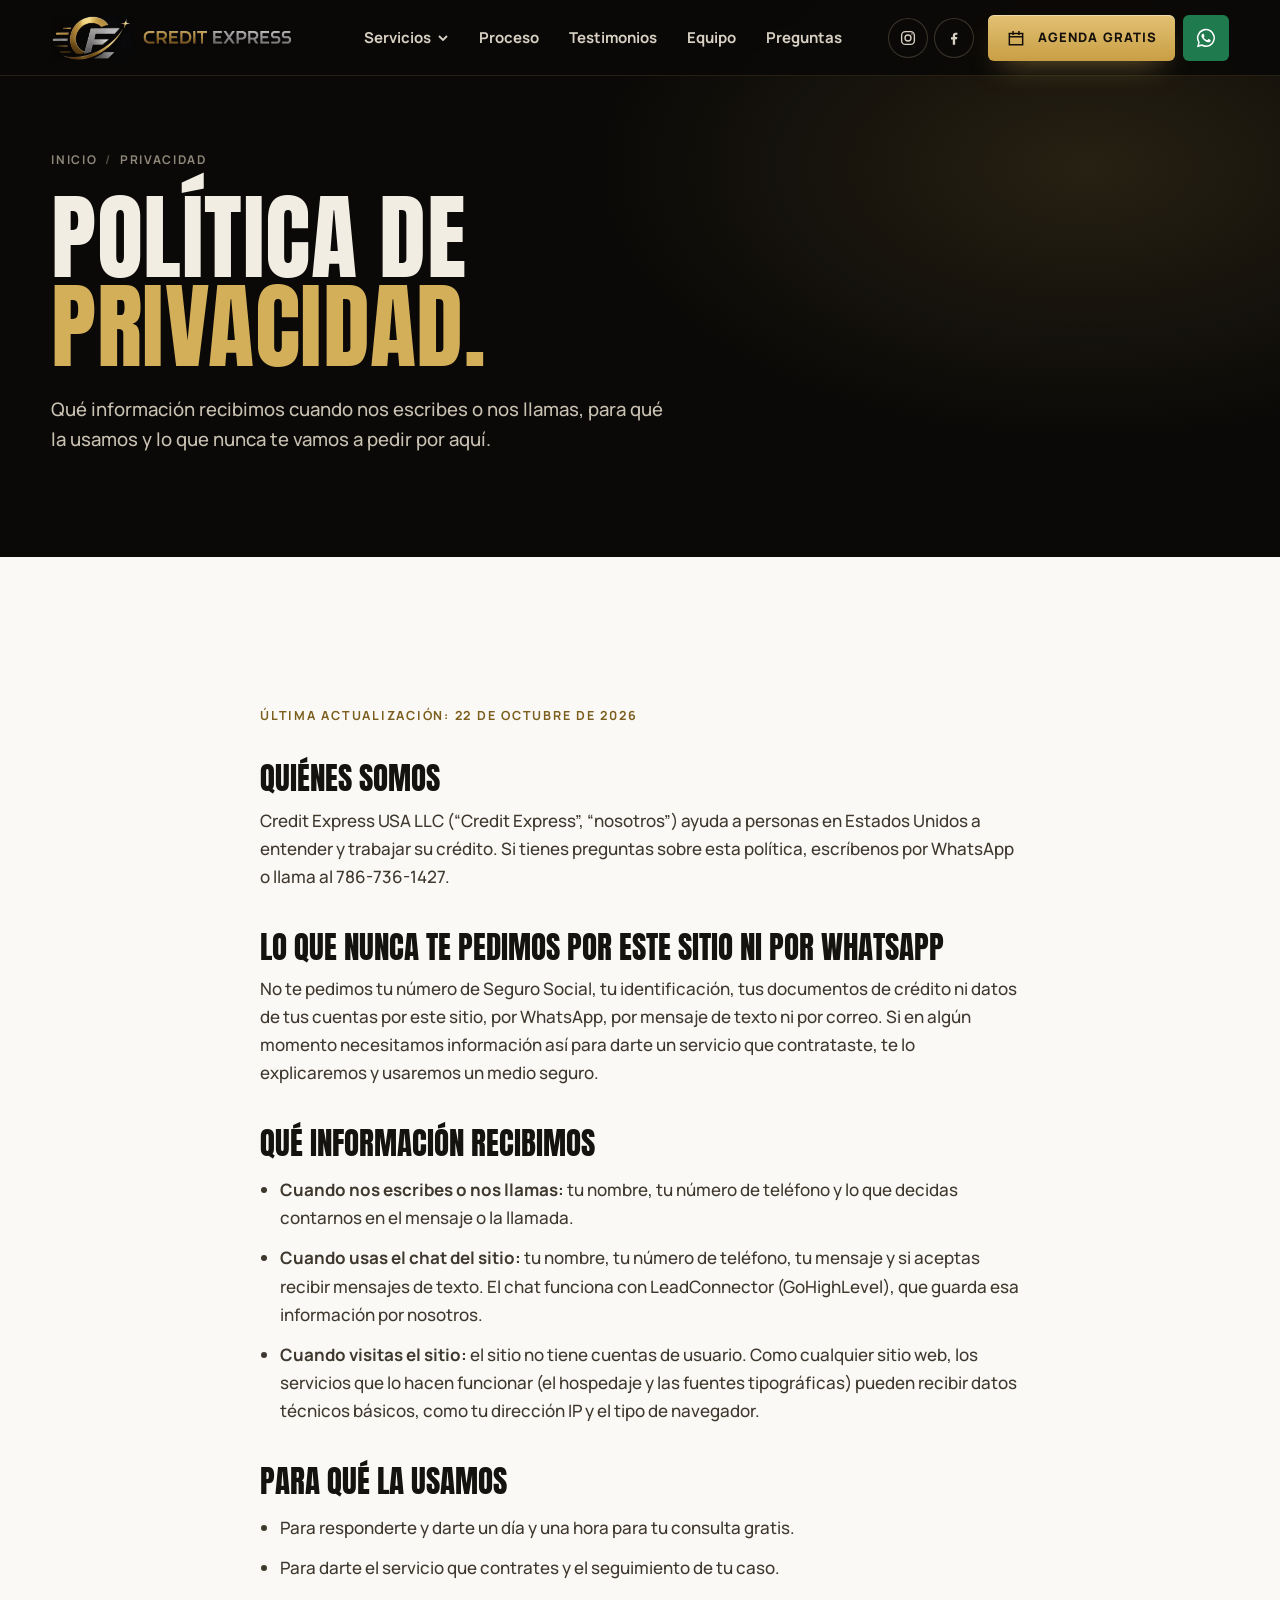
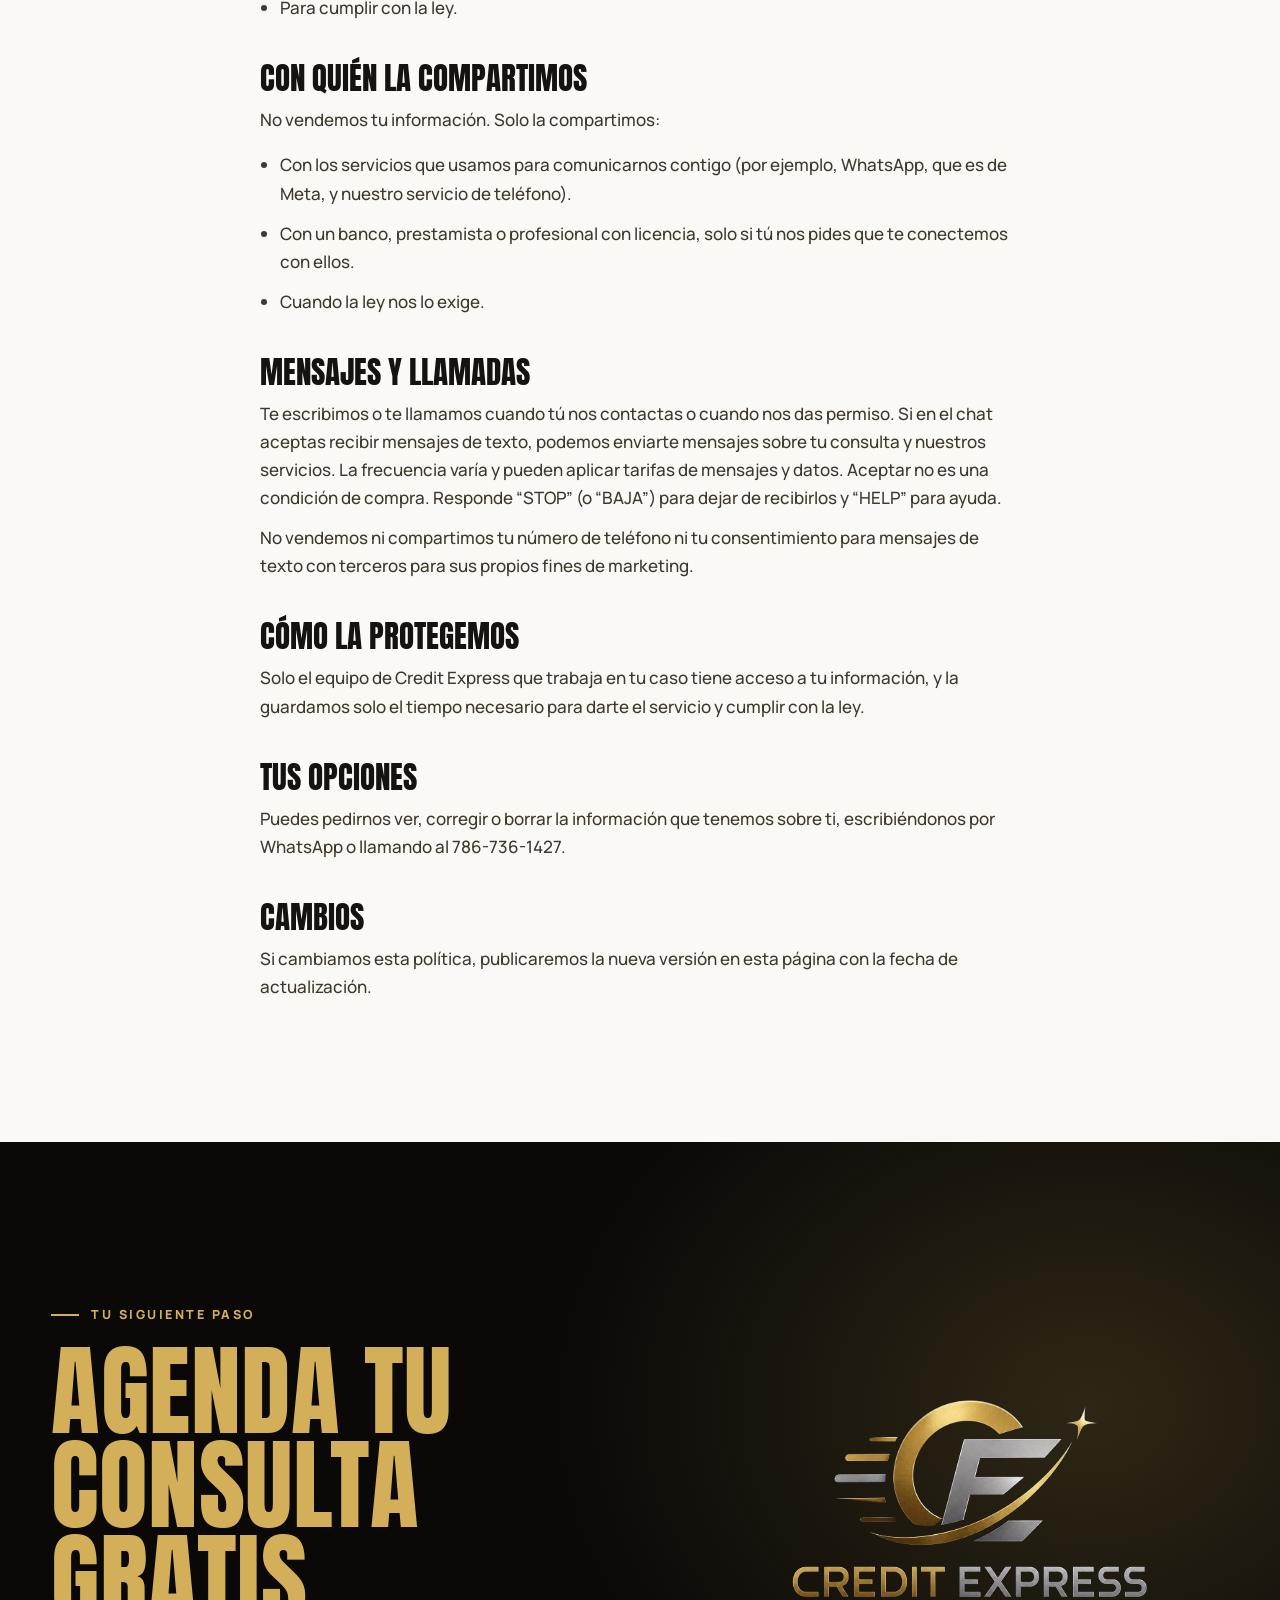
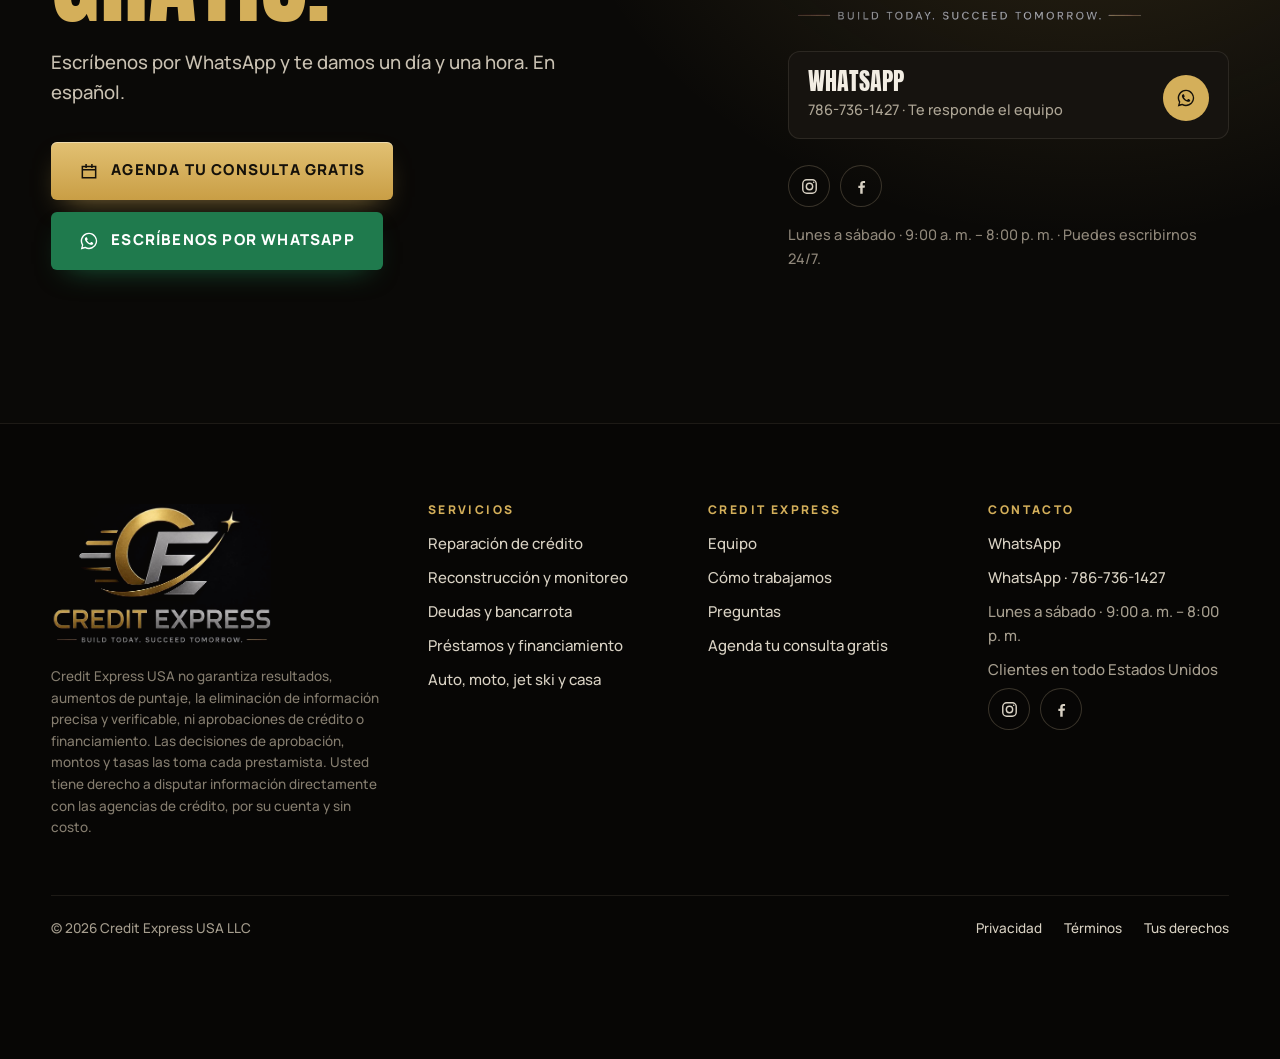
<file: privacidad.html>
<!doctype html>
<html lang="es">
<head>
<meta charset="utf-8">
<meta name="viewport" content="width=device-width,initial-scale=1,viewport-fit=cover">
<title>Política de privacidad · Credit Express USA</title>
<meta name="description" content="Qué información recibimos cuando nos escribes o nos llamas, cómo la usamos y lo que nunca te pedimos por este sitio ni por WhatsApp.">
<meta name="theme-color" content="#0A0907">
<link rel="icon" href="assets/img/ce-mark.jpg">
<link rel="preconnect" href="https://fonts.googleapis.com">
<link rel="preconnect" href="https://fonts.gstatic.com" crossorigin>
<link rel="stylesheet" href="https://fonts.googleapis.com/css2?family=Anton&family=Instrument+Serif:ital@0;1&family=Manrope:wght@400;500;600;700;800&family=IBM+Plex+Mono:wght@400;500;600&display=swap">
<link rel="stylesheet" href="assets/site.css">
<link rel="stylesheet" href="assets/inner.css">
<script>(function(){var r=document.documentElement,h=location.hash;if(h==='#still'||matchMedia('(prefers-reduced-motion: reduce)').matches)r.classList.add('static');if(!/[?&]notes=1/.test(location.search))r.classList.add('notes-off');var q=h.match(/^#qa(?:-from-([0-9]+))?$/);if(q){r.classList.add('static','qa');if(q[1]){var s=document.createElement('style');s.textContent='main>section:nth-of-type(-n+'+q[1]+'){display:none}';document.head.appendChild(s);}}if(/^#shot-dx/.test(h))r.classList.add('shot-dx');})();</script>
</head>
<body>
<a class="skip" href="#main">Saltar al contenido</a>
<header class="hd">
  <div class="wrap">
    <a class="brand" href="index.html" aria-label="Credit Express USA, inicio"><img class="mk" src="assets/img/ce-mark.jpg" alt="" width="600" height="337"><img class="wm" src="assets/img/ce-wordmark.jpg" alt="Credit Express" width="900" height="102"></a>
    <nav class="nav" aria-label="Principal">
      <div class="dd">
        <button type="button" aria-expanded="false" aria-controls="mega">Servicios <svg viewBox="0 0 12 12" aria-hidden="true"><path d="M2 4l4 4 4-4" fill="none" stroke="currentColor" stroke-width="1.8"/></svg></button>
        <div class="mega" id="mega" hidden>
          <a href="reparacion-de-credito.html" data-k="reparacion"><b>Reparación de crédito</b><span>Revisamos los 3 bureaus y disputamos lo que no está bien reportado.</span></a>
          <a href="reconstruccion-y-monitoreo.html" data-k="reconstruccion"><b>Reconstrucción y monitoreo</b><span>Plan, monitoreo, educación de crédito y tarjetas.</span></a>
          <a href="deudas-y-bancarrota.html" data-k="deudas"><b>Deudas, cobradores y bancarrota</b><span>Consolidación, acreedores, cobradores, bancarrota y casos.</span></a>
          <a href="prestamos-y-financiamiento.html" data-k="financiamiento"><b>Préstamos y financiamiento</b><span>Preparación y orientación: personal, negocio, SBA y business funding.</span></a>
          <a href="auto-moto-jetski-casa.html" data-k="vehiculos"><b>Auto, moto, jet ski y casa</b><span>Llega preparado a financiar lo que quieres.</span></a>
          <a href="index.html#servicios" class="all">Ver todo lo que hacemos <svg class="i" viewBox="0 0 20 20" aria-hidden="true"><path d="M3 10h13M11 5l5 5-5 5" fill="none" stroke="currentColor" stroke-width="1.8"/></svg></a>
        </div>
      </div>
      <a href="index.html#proceso" data-k="proceso">Proceso</a>
      <a href="index.html#testimonios" data-k="testimonios">Testimonios</a>
      <a href="nosotros.html" data-k="nosotros">Equipo</a>
      <a href="preguntas.html" data-k="preguntas">Preguntas</a>
    </nav>
    <div class="hd-actions">
      <div class="hd-soc"><a href="https://www.instagram.com/credit_express_usa_/" target="_blank" rel="noopener" aria-label="Instagram de Credit Express"><svg viewBox="0 0 24 24" aria-hidden="true" fill="none" stroke="currentColor" stroke-width="1.8"><rect x="3.5" y="3.5" width="17" height="17" rx="5"/><circle cx="12" cy="12" r="4"/><circle cx="17.3" cy="6.7" r="1" fill="currentColor" stroke="none"/></svg></a><a href="https://www.facebook.com/profile.php?id=61594162596908" target="_blank" rel="noopener" aria-label="Facebook de Credit Express"><svg viewBox="0 0 24 24" aria-hidden="true"><path fill="currentColor" d="M13.5 21v-7.3h2.5l.4-2.9h-2.9V9c0-.8.2-1.4 1.4-1.4h1.6V5.1c-.3 0-1.2-.1-2.3-.1-2.2 0-3.8 1.4-3.8 3.9v2.1H8v2.9h2.4V21h3.1z"/></svg></a></div>
      <a class="btn btn-gold" data-wa="general" href="https://wa.me/17867361427?text=Hola%20Erick%2C%20quiero%20agendar%20mi%20consulta%20gratis%20con%20Credit%20Express." target="_blank" rel="noopener"><svg class="i" viewBox="0 0 24 24" aria-hidden="true"><path fill="none" stroke="currentColor" stroke-width="1.8" d="M4 6.5h16v13.5H4zM4 10.5h16M8.5 3.5v5M15.5 3.5v5"/></svg>Agenda gratis</a>
      <a class="hd-wa" data-wa="general" href="https://wa.me/17867361427?text=Hola%20Erick%2C%20quiero%20agendar%20mi%20consulta%20gratis%20con%20Credit%20Express." target="_blank" rel="noopener" aria-label="Escríbenos por WhatsApp"><svg class="i" viewBox="0 0 24 24" aria-hidden="true"><path fill="currentColor" d="M12.04 2a9.9 9.9 0 0 0-8.5 15l-1.4 5.1 5.24-1.37A9.9 9.9 0 1 0 12.04 2zm0 18.1c-1.5 0-2.97-.4-4.25-1.16l-.3-.18-3.1.82.83-3.03-.2-.31a8.2 8.2 0 1 1 7.02 3.86zm4.5-6.14c-.25-.12-1.46-.72-1.69-.8-.23-.08-.39-.12-.55.12-.16.25-.63.8-.78.97-.14.16-.29.18-.53.06-.25-.12-1.04-.38-1.98-1.22-.73-.65-1.23-1.46-1.37-1.7-.14-.25-.02-.38.11-.5.11-.11.25-.29.37-.43.12-.15.16-.25.25-.41.08-.17.04-.31-.02-.44-.06-.12-.55-1.33-.76-1.82-.2-.48-.4-.41-.55-.42h-.47a.9.9 0 0 0-.66.31c-.23.25-.86.84-.86 2.05s.88 2.38 1 2.54c.13.17 1.74 2.66 4.22 3.73.59.25 1.05.4 1.4.52.6.19 1.13.16 1.56.1.48-.07 1.46-.6 1.67-1.17.2-.58.2-1.07.14-1.17-.06-.1-.22-.17-.47-.29z"/></svg></a>
      <button class="burger" type="button" aria-expanded="false" aria-controls="mnav" aria-label="Menú"><span></span></button>
    </div>
  </div>
</header>
<nav class="mnav" id="mnav" aria-label="Menú" hidden>
  <div class="grp">Servicios</div>
  <a class="big" href="reparacion-de-credito.html">Reparación de crédito<small>Los 3 bureaus, disputas y seguimiento</small></a>
  <a class="big" href="reconstruccion-y-monitoreo.html">Reconstrucción y monitoreo<small>Plan, monitoreo, educación y tarjetas</small></a>
  <a class="big" href="deudas-y-bancarrota.html">Deudas y bancarrota<small>Consolidación, cobradores, bancarrota</small></a>
  <a class="big" href="prestamos-y-financiamiento.html">Préstamos y financiamiento<small>Personal, negocio, SBA, business funding</small></a>
  <a class="big" href="auto-moto-jetski-casa.html">Auto, moto, jet ski y casa<small>Preparación para financiar</small></a>
  <div class="grp">Credit Express</div>
  <a class="big" href="index.html">Inicio</a>
  <a class="big" href="index.html#testimonios">Testimonios</a>
  <a class="big" href="nosotros.html">Equipo</a>
  <a class="big" href="preguntas.html">Preguntas</a>
  <div class="calls">
    <a class="btn btn-gold" data-wa="general" href="https://wa.me/17867361427?text=Hola%20Erick%2C%20quiero%20agendar%20mi%20consulta%20gratis%20con%20Credit%20Express." target="_blank" rel="noopener"><svg class="i" viewBox="0 0 24 24" aria-hidden="true"><path fill="none" stroke="currentColor" stroke-width="1.8" d="M4 6.5h16v13.5H4zM4 10.5h16M8.5 3.5v5M15.5 3.5v5"/></svg>Agenda tu consulta gratis</a>
    <a class="btn btn-wa" data-wa="general" href="https://wa.me/17867361427?text=Hola%20Erick%2C%20quiero%20agendar%20mi%20consulta%20gratis%20con%20Credit%20Express." target="_blank" rel="noopener"><svg class="i" viewBox="0 0 24 24" aria-hidden="true"><path fill="currentColor" d="M12.04 2a9.9 9.9 0 0 0-8.5 15l-1.4 5.1 5.24-1.37A9.9 9.9 0 1 0 12.04 2zm0 18.1c-1.5 0-2.97-.4-4.25-1.16l-.3-.18-3.1.82.83-3.03-.2-.31a8.2 8.2 0 1 1 7.02 3.86zm4.5-6.14c-.25-.12-1.46-.72-1.69-.8-.23-.08-.39-.12-.55.12-.16.25-.63.8-.78.97-.14.16-.29.18-.53.06-.25-.12-1.04-.38-1.98-1.22-.73-.65-1.23-1.46-1.37-1.7-.14-.25-.02-.38.11-.5.11-.11.25-.29.37-.43.12-.15.16-.25.25-.41.08-.17.04-.31-.02-.44-.06-.12-.55-1.33-.76-1.82-.2-.48-.4-.41-.55-.42h-.47a.9.9 0 0 0-.66.31c-.23.25-.86.84-.86 2.05s.88 2.38 1 2.54c.13.17 1.74 2.66 4.22 3.73.59.25 1.05.4 1.4.52.6.19 1.13.16 1.56.1.48-.07 1.46-.6 1.67-1.17.2-.58.2-1.07.14-1.17-.06-.1-.22-.17-.47-.29z"/></svg>Escríbenos por WhatsApp</a>
  </div>
  <div class="social" style="margin-top:22px">
          <a href="https://www.instagram.com/credit_express_usa_/" target="_blank" rel="noopener" aria-label="Instagram de Credit Express"><svg viewBox="0 0 24 24" aria-hidden="true" fill="none" stroke="currentColor" stroke-width="1.8"><rect x="3.5" y="3.5" width="17" height="17" rx="5"/><circle cx="12" cy="12" r="4"/><circle cx="17.3" cy="6.7" r="1" fill="currentColor" stroke="none"/></svg></a>
          <a href="https://www.facebook.com/profile.php?id=61594162596908" target="_blank" rel="noopener" aria-label="Facebook de Credit Express"><svg viewBox="0 0 24 24" aria-hidden="true"><path fill="currentColor" d="M13.5 21v-7.3h2.5l.4-2.9h-2.9V9c0-.8.2-1.4 1.4-1.4h1.6V5.1c-.3 0-1.2-.1-2.3-.1-2.2 0-3.8 1.4-3.8 3.9v2.1H8v2.9h2.4V21h3.1z"/></svg></a>
        </div>
</nav>
<main id="main">
<section class="phero t-dark">
  <div class="wrap">
    <ol class="crumb"><li><a href="index.html">Inicio</a></li><li aria-current="page">Privacidad</li></ol>
    <h1 class="D">Política de <span class="g">privacidad.</span></h1>
    <p class="lede" style="max-width:52ch">Qué información recibimos cuando nos escribes o nos llamas, para qué la usamos y lo que nunca te vamos a pedir por aquí.</p>
  </div>
</section>

<section class="sec t-white">
  <div class="wrap legal">
    <p class="upd">Última actualización: 22 de octubre de 2026</p>

    <h2>Quiénes somos</h2>
    <p>Credit Express USA LLC (“Credit Express”, “nosotros”) ayuda a personas en Estados Unidos a entender y trabajar su crédito. Si tienes preguntas sobre esta política, escríbenos por WhatsApp o llama al 786-736-1427.</p>

    <h2>Lo que nunca te pedimos por este sitio ni por WhatsApp</h2>
    <p>No te pedimos tu número de Seguro Social, tu identificación, tus documentos de crédito ni datos de tus cuentas por este sitio, por WhatsApp, por mensaje de texto ni por correo. Si en algún momento necesitamos información así para darte un servicio que contrataste, te lo explicaremos y usaremos un medio seguro.</p>

    <h2>Qué información recibimos</h2>
    <ul>
      <li><b>Cuando nos escribes o nos llamas:</b> tu nombre, tu número de teléfono y lo que decidas contarnos en el mensaje o la llamada.</li>
      <li><b>Cuando usas el chat del sitio:</b> tu nombre, tu número de teléfono, tu mensaje y si aceptas recibir mensajes de texto. El chat funciona con LeadConnector (GoHighLevel), que guarda esa información por nosotros.</li>
      <li><b>Cuando visitas el sitio:</b> el sitio no tiene cuentas de usuario. Como cualquier sitio web, los servicios que lo hacen funcionar (el hospedaje y las fuentes tipográficas) pueden recibir datos técnicos básicos, como tu dirección IP y el tipo de navegador.</li>
    </ul>

    <h2>Para qué la usamos</h2>
    <ul>
      <li>Para responderte y darte un día y una hora para tu consulta gratis.</li>
      <li>Para darte el servicio que contrates y el seguimiento de tu caso.</li>
      <li>Para cumplir con la ley.</li>
    </ul>

    <h2>Con quién la compartimos</h2>
    <p>No vendemos tu información. Solo la compartimos:</p>
    <ul>
      <li>Con los servicios que usamos para comunicarnos contigo (por ejemplo, WhatsApp, que es de Meta, y nuestro servicio de teléfono).</li>
      <li>Con un banco, prestamista o profesional con licencia, solo si tú nos pides que te conectemos con ellos.</li>
      <li>Cuando la ley nos lo exige.</li>
    </ul>

    <h2>Mensajes y llamadas</h2>
    <p>Te escribimos o te llamamos cuando tú nos contactas o cuando nos das permiso. Si en el chat aceptas recibir mensajes de texto, podemos enviarte mensajes sobre tu consulta y nuestros servicios. La frecuencia varía y pueden aplicar tarifas de mensajes y datos. Aceptar no es una condición de compra. Responde “STOP” (o “BAJA”) para dejar de recibirlos y “HELP” para ayuda.</p>
    <p>No vendemos ni compartimos tu número de teléfono ni tu consentimiento para mensajes de texto con terceros para sus propios fines de marketing.</p>

    <h2>Cómo la protegemos</h2>
    <p>Solo el equipo de Credit Express que trabaja en tu caso tiene acceso a tu información, y la guardamos solo el tiempo necesario para darte el servicio y cumplir con la ley.</p>

    <h2>Tus opciones</h2>
    <p>Puedes pedirnos ver, corregir o borrar la información que tenemos sobre ti, escribiéndonos por WhatsApp o llamando al 786-736-1427.</p>

    <h2>Cambios</h2>
    <p>Si cambiamos esta política, publicaremos la nueva versión en esta página con la fecha de actualización.</p>

    <p class="todo" style="margin-top:28px">Revisión del abogado: aviso de privacidad (Gramm-Leach-Bliley), programa de seguridad (FTC Safeguards Rule 16 CFR 314) y reglas de mensajes de Florida (501.059) · confirmar cuánto tiempo guarda Credit Express la información</p>
  </div>
</section>

<section class="close t-dark" id="empezar">
  <div class="wrap g">
    <div>
      <p class="eyebrow">Tu siguiente paso</p>
      <h2 class="D D-xl" style="margin-top:22px">Agenda tu consulta <span class="g">gratis.</span></h2>
      <p class="lede">Escríbenos por WhatsApp y te damos un día y una hora. En español.</p>
      <div class="cta-row">
        <a class="btn btn-gold" data-wa="general" href="https://wa.me/17867361427?text=Hola%20Erick%2C%20quiero%20agendar%20mi%20consulta%20gratis%20con%20Credit%20Express." target="_blank" rel="noopener"><svg class="i" viewBox="0 0 24 24" aria-hidden="true"><path fill="none" stroke="currentColor" stroke-width="1.8" d="M4 6.5h16v13.5H4zM4 10.5h16M8.5 3.5v5M15.5 3.5v5"/></svg>Agenda tu consulta gratis</a>
        <a class="btn btn-wa" data-wa="general" href="https://wa.me/17867361427?text=Hola%20Erick%2C%20quiero%20agendar%20mi%20consulta%20gratis%20con%20Credit%20Express." target="_blank" rel="noopener"><svg class="i" viewBox="0 0 24 24" aria-hidden="true"><path fill="currentColor" d="M12.04 2a9.9 9.9 0 0 0-8.5 15l-1.4 5.1 5.24-1.37A9.9 9.9 0 1 0 12.04 2zm0 18.1c-1.5 0-2.97-.4-4.25-1.16l-.3-.18-3.1.82.83-3.03-.2-.31a8.2 8.2 0 1 1 7.02 3.86zm4.5-6.14c-.25-.12-1.46-.72-1.69-.8-.23-.08-.39-.12-.55.12-.16.25-.63.8-.78.97-.14.16-.29.18-.53.06-.25-.12-1.04-.38-1.98-1.22-.73-.65-1.23-1.46-1.37-1.7-.14-.25-.02-.38.11-.5.11-.11.25-.29.37-.43.12-.15.16-.25.25-.41.08-.17.04-.31-.02-.44-.06-.12-.55-1.33-.76-1.82-.2-.48-.4-.41-.55-.42h-.47a.9.9 0 0 0-.66.31c-.23.25-.86.84-.86 2.05s.88 2.38 1 2.54c.13.17 1.74 2.66 4.22 3.73.59.25 1.05.4 1.4.52.6.19 1.13.16 1.56.1.48-.07 1.46-.6 1.67-1.17.2-.58.2-1.07.14-1.17-.06-.1-.22-.17-.47-.29z"/></svg>Escríbenos por WhatsApp</a>
      </div>
    </div>
    <div class="side">
      <img class="lockup" src="assets/img/ce-lockup.jpg" alt="Credit Express" width="1000" height="653" loading="lazy">
      <a class="callcard" data-wa="general" href="https://wa.me/17867361427?text=Hola%20Erick%2C%20quiero%20agendar%20mi%20consulta%20gratis%20con%20Credit%20Express." target="_blank" rel="noopener"><div><b>WhatsApp</b><span>786-736-1427 · Te responde el equipo</span></div><span class="ic"><svg class="i" viewBox="0 0 24 24" aria-hidden="true"><path fill="currentColor" d="M12.04 2a9.9 9.9 0 0 0-8.5 15l-1.4 5.1 5.24-1.37A9.9 9.9 0 1 0 12.04 2zm0 18.1c-1.5 0-2.97-.4-4.25-1.16l-.3-.18-3.1.82.83-3.03-.2-.31a8.2 8.2 0 1 1 7.02 3.86zm4.5-6.14c-.25-.12-1.46-.72-1.69-.8-.23-.08-.39-.12-.55.12-.16.25-.63.8-.78.97-.14.16-.29.18-.53.06-.25-.12-1.04-.38-1.98-1.22-.73-.65-1.23-1.46-1.37-1.7-.14-.25-.02-.38.11-.5.11-.11.25-.29.37-.43.12-.15.16-.25.25-.41.08-.17.04-.31-.02-.44-.06-.12-.55-1.33-.76-1.82-.2-.48-.4-.41-.55-.42h-.47a.9.9 0 0 0-.66.31c-.23.25-.86.84-.86 2.05s.88 2.38 1 2.54c.13.17 1.74 2.66 4.22 3.73.59.25 1.05.4 1.4.52.6.19 1.13.16 1.56.1.48-.07 1.46-.6 1.67-1.17.2-.58.2-1.07.14-1.17-.06-.1-.22-.17-.47-.29z"/></svg></span></a>
      <div class="social" style="margin-top:14px">
          <a href="https://www.instagram.com/credit_express_usa_/" target="_blank" rel="noopener" aria-label="Instagram de Credit Express"><svg viewBox="0 0 24 24" aria-hidden="true" fill="none" stroke="currentColor" stroke-width="1.8"><rect x="3.5" y="3.5" width="17" height="17" rx="5"/><circle cx="12" cy="12" r="4"/><circle cx="17.3" cy="6.7" r="1" fill="currentColor" stroke="none"/></svg></a>
          <a href="https://www.facebook.com/profile.php?id=61594162596908" target="_blank" rel="noopener" aria-label="Facebook de Credit Express"><svg viewBox="0 0 24 24" aria-hidden="true"><path fill="currentColor" d="M13.5 21v-7.3h2.5l.4-2.9h-2.9V9c0-.8.2-1.4 1.4-1.4h1.6V5.1c-.3 0-1.2-.1-2.3-.1-2.2 0-3.8 1.4-3.8 3.9v2.1H8v2.9h2.4V21h3.1z"/></svg></a>
        </div>
      <p class="hours">Lunes a sábado · 9:00 a. m. – 8:00 p. m. · Puedes escribirnos 24/7.</p>
    </div>
  </div>
</section>

</main>
<footer class="ft">
  <div class="wrap">
    <div class="g">
      <div>
        <img class="lockup" src="assets/img/ce-lockup.jpg" alt="Credit Express" width="1000" height="653" loading="lazy">
        <p class="disc">Credit Express USA no garantiza resultados, aumentos de puntaje, la eliminación de información precisa y verificable, ni aprobaciones de crédito o financiamiento. Las decisiones de aprobación, montos y tasas las toma cada prestamista. Usted tiene derecho a disputar información directamente con las agencias de crédito, por su cuenta y sin costo.</p>
        <p class="todo" style="margin-top:14px">Texto legal final a revisar por el abogado de Credit Express (CROA · ley de Florida para organizaciones de servicios de crédito · reglas de alivio de deudas)</p>
      </div>
      <div>
        <h4>Servicios</h4>
        <ul>
          <li><a href="reparacion-de-credito.html">Reparación de crédito</a></li>
          <li><a href="reconstruccion-y-monitoreo.html">Reconstrucción y monitoreo</a></li>
          <li><a href="deudas-y-bancarrota.html">Deudas y bancarrota</a></li>
          <li><a href="prestamos-y-financiamiento.html">Préstamos y financiamiento</a></li>
          <li><a href="auto-moto-jetski-casa.html">Auto, moto, jet ski y casa</a></li>
        </ul>
      </div>
      <div>
        <h4>Credit Express</h4>
        <ul>
          <li><a href="nosotros.html">Equipo</a></li>
          <li><a href="index.html#proceso">Cómo trabajamos</a></li>
          <li><a href="preguntas.html">Preguntas</a></li>
          <li><a data-wa="general" href="https://wa.me/17867361427?text=Hola%20Erick%2C%20quiero%20agendar%20mi%20consulta%20gratis%20con%20Credit%20Express." target="_blank" rel="noopener">Agenda tu consulta gratis</a></li>
        </ul>
      </div>
      <div>
        <h4>Contacto</h4>
        <ul>
          <li><a data-wa="general" href="https://wa.me/17867361427?text=Hola%20Erick%2C%20quiero%20agendar%20mi%20consulta%20gratis%20con%20Credit%20Express." target="_blank" rel="noopener">WhatsApp</a></li>
          <li><a data-wa="general" href="https://wa.me/17867361427?text=Hola%20Erick%2C%20quiero%20agendar%20mi%20consulta%20gratis%20con%20Credit%20Express." target="_blank" rel="noopener">WhatsApp · 786-736-1427</a></li>
          <li>Lunes a sábado · 9:00 a. m. – 8:00 p. m.</li>
          <li>Clientes en todo Estados Unidos</li>
        </ul>
        <div class="social">
          <a href="https://www.instagram.com/credit_express_usa_/" target="_blank" rel="noopener" aria-label="Instagram de Credit Express"><svg viewBox="0 0 24 24" aria-hidden="true" fill="none" stroke="currentColor" stroke-width="1.8"><rect x="3.5" y="3.5" width="17" height="17" rx="5"/><circle cx="12" cy="12" r="4"/><circle cx="17.3" cy="6.7" r="1" fill="currentColor" stroke="none"/></svg></a>
          <a href="https://www.facebook.com/profile.php?id=61594162596908" target="_blank" rel="noopener" aria-label="Facebook de Credit Express"><svg viewBox="0 0 24 24" aria-hidden="true"><path fill="currentColor" d="M13.5 21v-7.3h2.5l.4-2.9h-2.9V9c0-.8.2-1.4 1.4-1.4h1.6V5.1c-.3 0-1.2-.1-2.3-.1-2.2 0-3.8 1.4-3.8 3.9v2.1H8v2.9h2.4V21h3.1z"/></svg></a>
        </div>
      </div>
    </div>
    <div class="base">
      <span>© 2026 Credit Express USA LLC</span>
      <ul><li><a href="privacidad.html">Privacidad</a></li><li><a href="#" data-soon>Términos</a></li><li><a href="preguntas.html#derechos">Tus derechos</a></li></ul>
    </div>
  </div>
</footer>
<div class="abar"><a class="btn btn-gold" data-wa="general" href="https://wa.me/17867361427?text=Hola%20Erick%2C%20quiero%20agendar%20mi%20consulta%20gratis%20con%20Credit%20Express." target="_blank" rel="noopener"><svg class="i" viewBox="0 0 24 24" aria-hidden="true"><path fill="none" stroke="currentColor" stroke-width="1.8" d="M4 6.5h16v13.5H4zM4 10.5h16M8.5 3.5v5M15.5 3.5v5"/></svg>Agendar gratis</a><a class="btn btn-wa" data-wa="general" href="https://wa.me/17867361427?text=Hola%20Erick%2C%20quiero%20agendar%20mi%20consulta%20gratis%20con%20Credit%20Express." target="_blank" rel="noopener"><svg class="i" viewBox="0 0 24 24" aria-hidden="true"><path fill="currentColor" d="M12.04 2a9.9 9.9 0 0 0-8.5 15l-1.4 5.1 5.24-1.37A9.9 9.9 0 1 0 12.04 2zm0 18.1c-1.5 0-2.97-.4-4.25-1.16l-.3-.18-3.1.82.83-3.03-.2-.31a8.2 8.2 0 1 1 7.02 3.86zm4.5-6.14c-.25-.12-1.46-.72-1.69-.8-.23-.08-.39-.12-.55.12-.16.25-.63.8-.78.97-.14.16-.29.18-.53.06-.25-.12-1.04-.38-1.98-1.22-.73-.65-1.23-1.46-1.37-1.7-.14-.25-.02-.38.11-.5.11-.11.25-.29.37-.43.12-.15.16-.25.25-.41.08-.17.04-.31-.02-.44-.06-.12-.55-1.33-.76-1.82-.2-.48-.4-.41-.55-.42h-.47a.9.9 0 0 0-.66.31c-.23.25-.86.84-.86 2.05s.88 2.38 1 2.54c.13.17 1.74 2.66 4.22 3.73.59.25 1.05.4 1.4.52.6.19 1.13.16 1.56.1.48-.07 1.46-.6 1.67-1.17.2-.58.2-1.07.14-1.17-.06-.1-.22-.17-.47-.29z"/></svg>WhatsApp</a></div>
<div class="soon-note" id="soon-note" role="status" hidden>Este enlace se conecta cuando Credit Express nos lo confirme.</div>
<button class="notes-toggle" id="notes-toggle" type="button" aria-pressed="true">Notas: ON</button>
<script src="assets/site.js"></script>

<!-- GoHighLevel (LeadConnector) chat widget -->
<script src="https://widgets.leadconnectorhq.com/loader.js" data-resources-url="https://widgets.leadconnectorhq.com/chat-widget/loader.js" data-widget-id="6ad97ac8f56fd8562e8255f4" data-source="WEB_USER"></script>
</body>
</html>
</file>
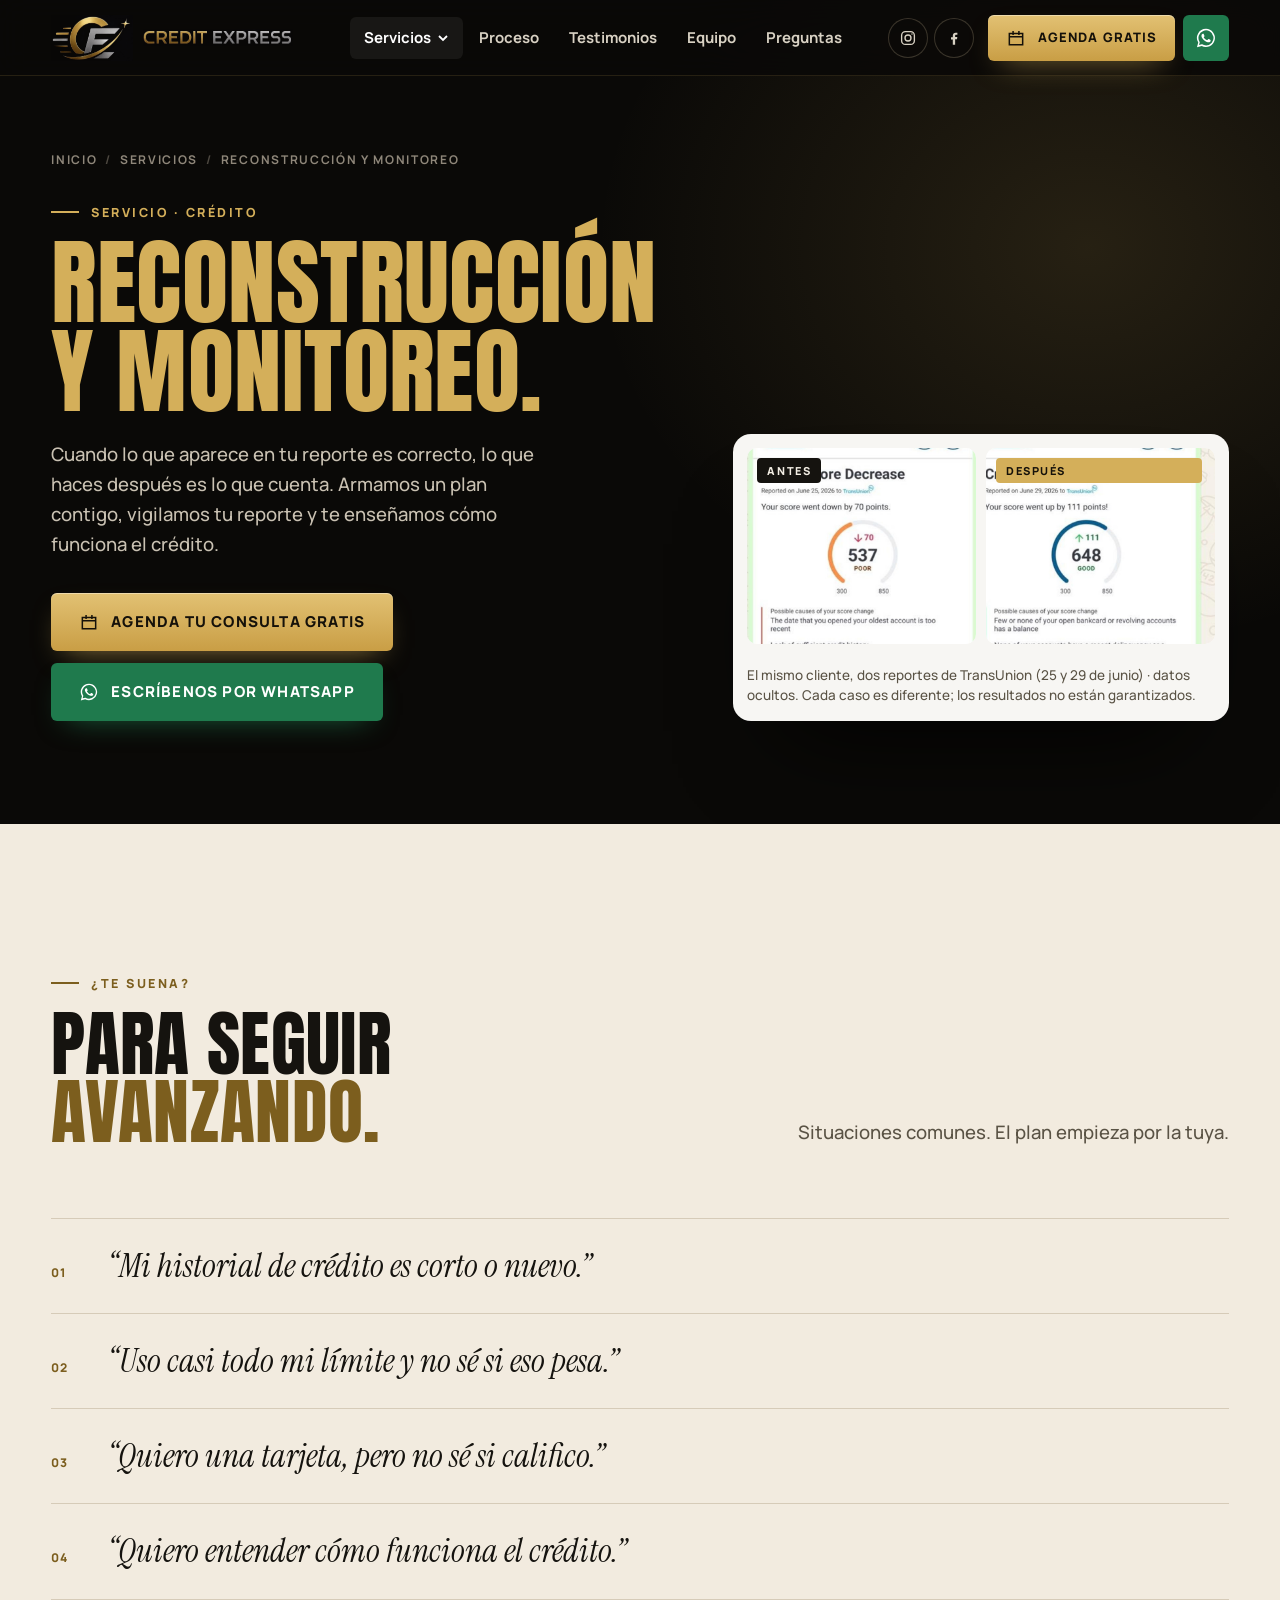
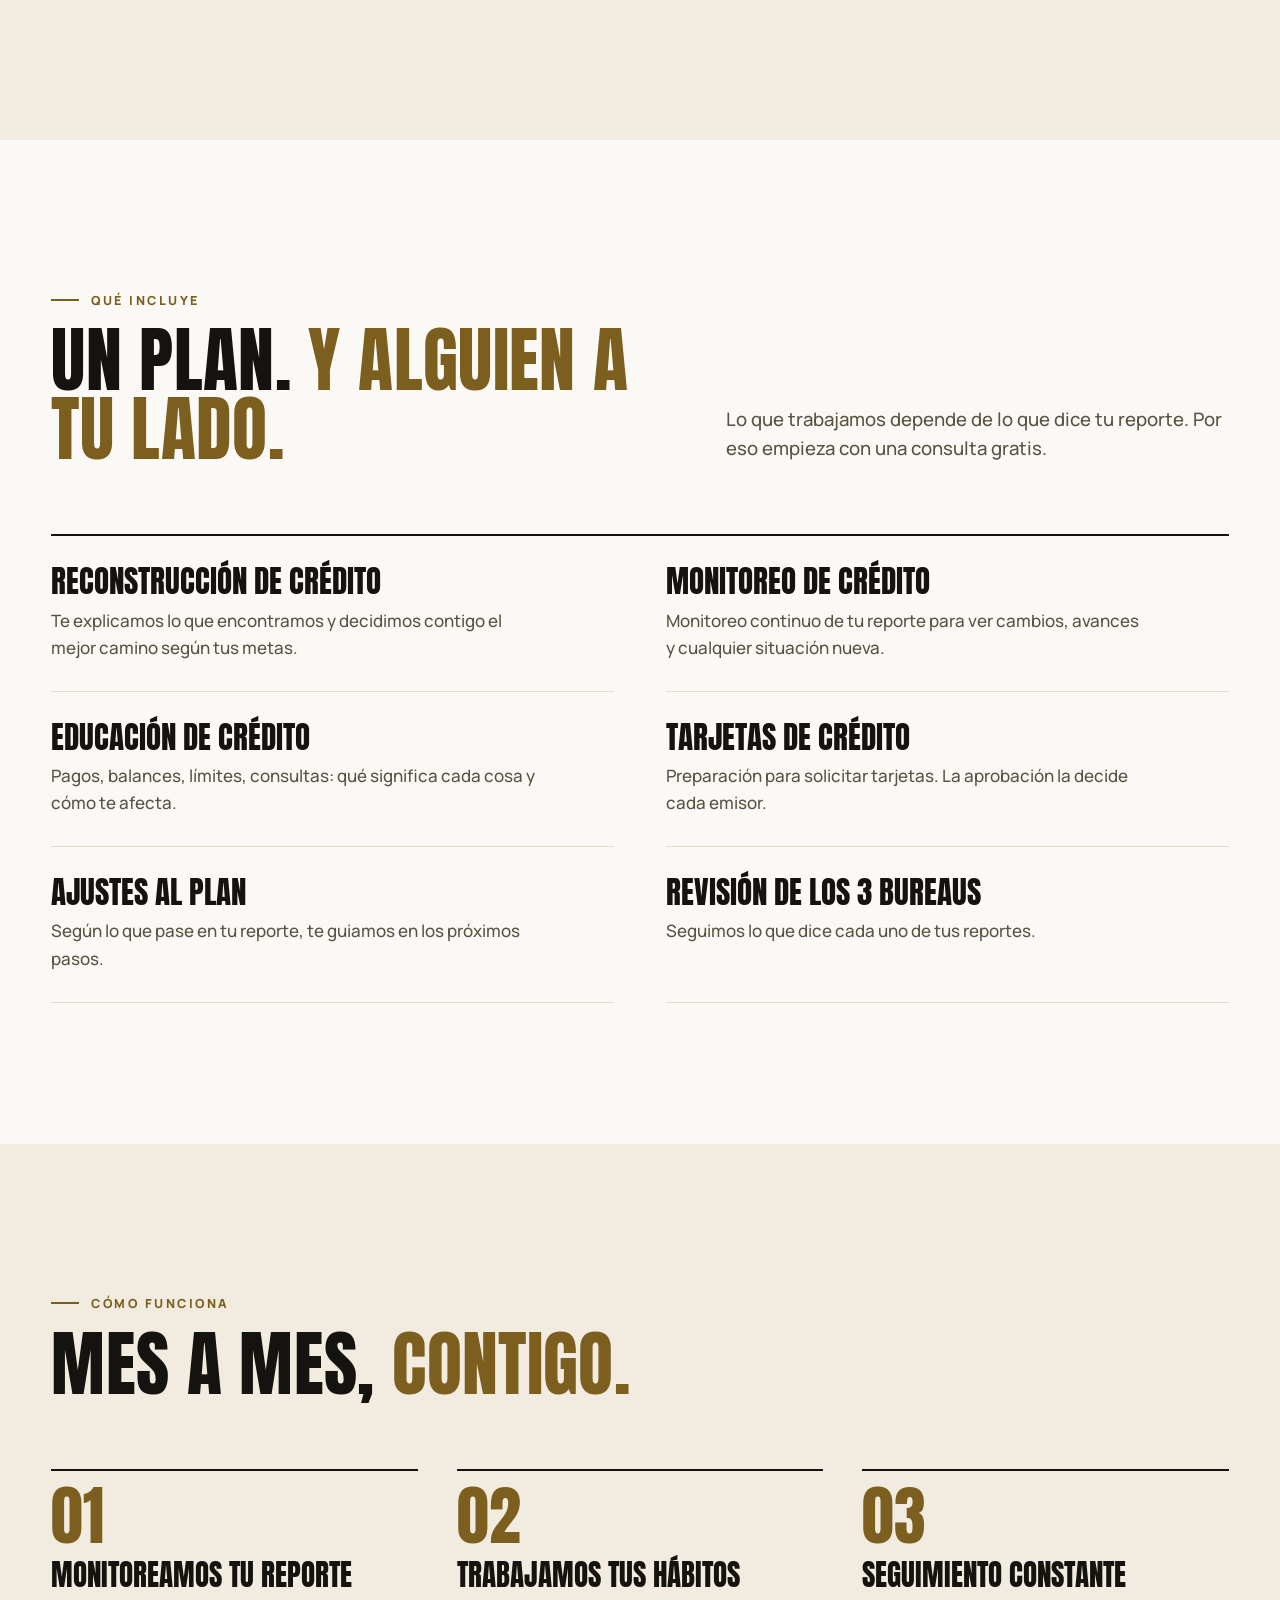
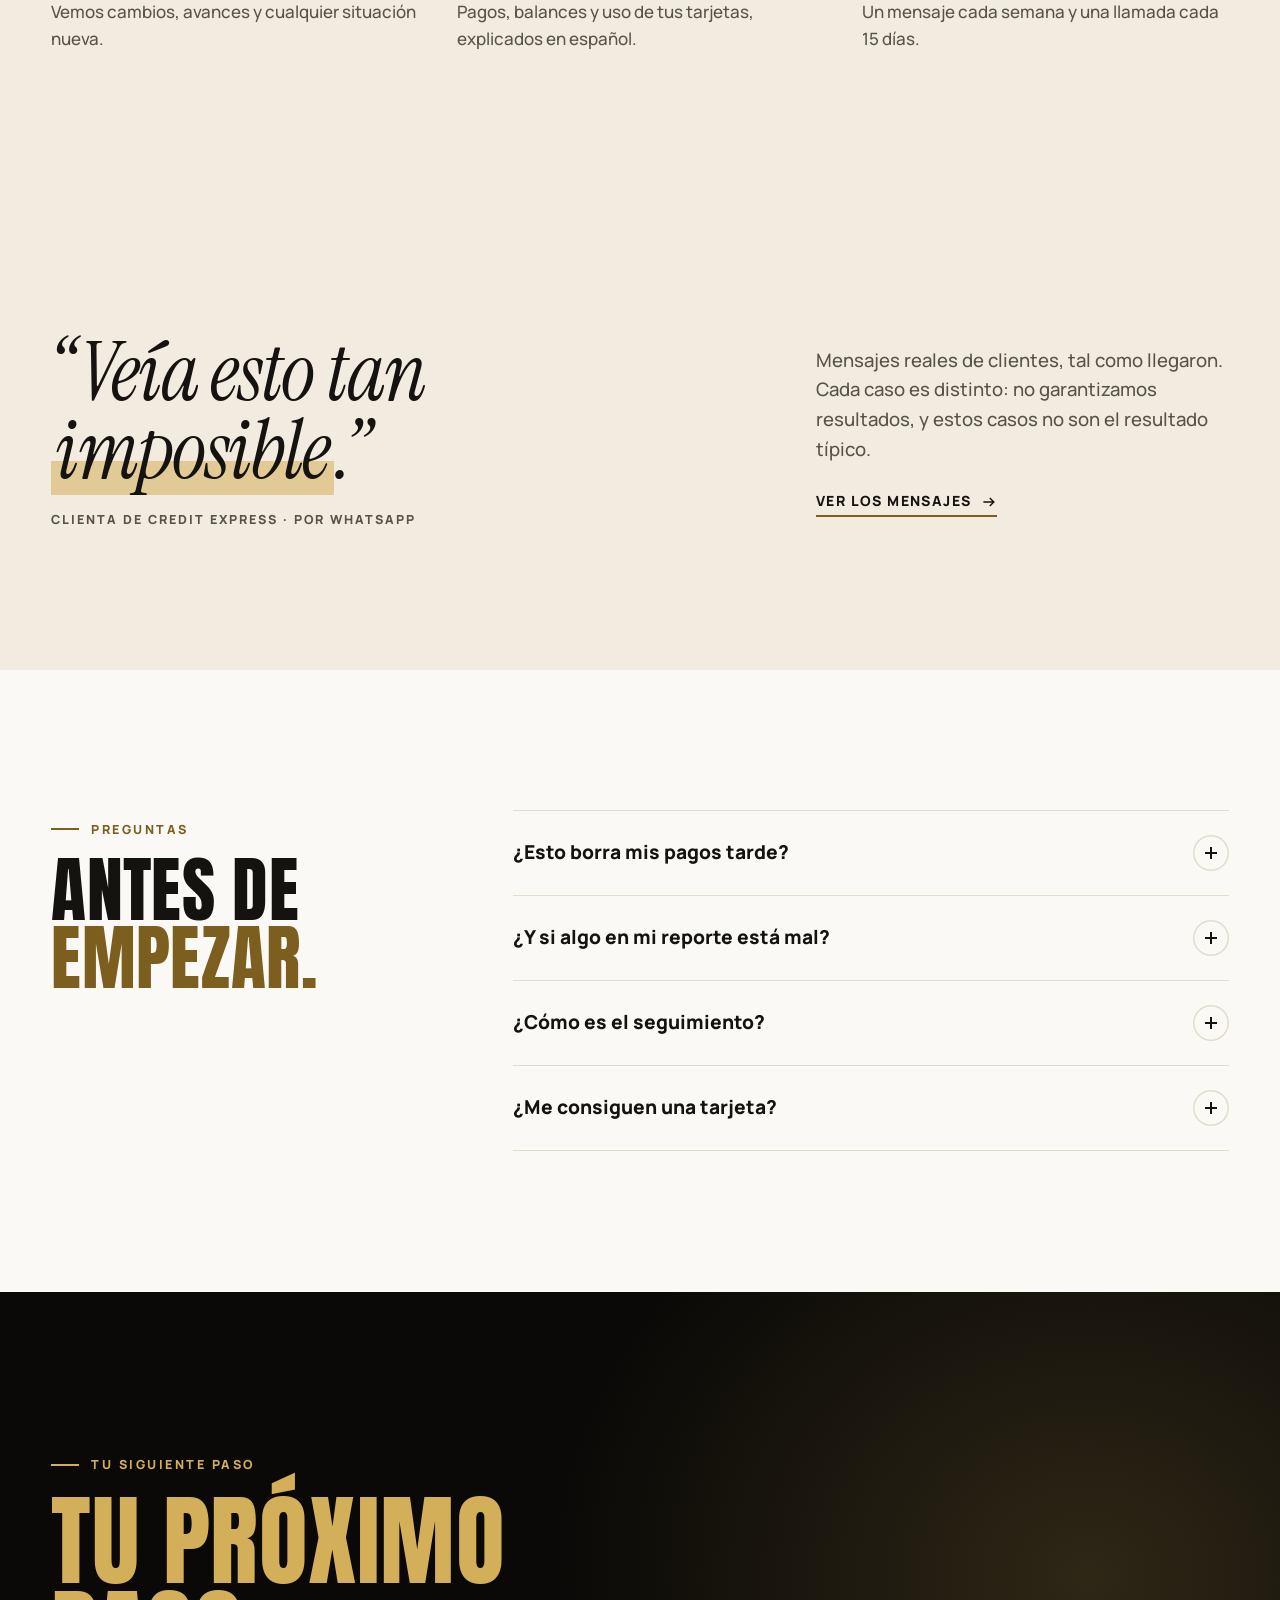
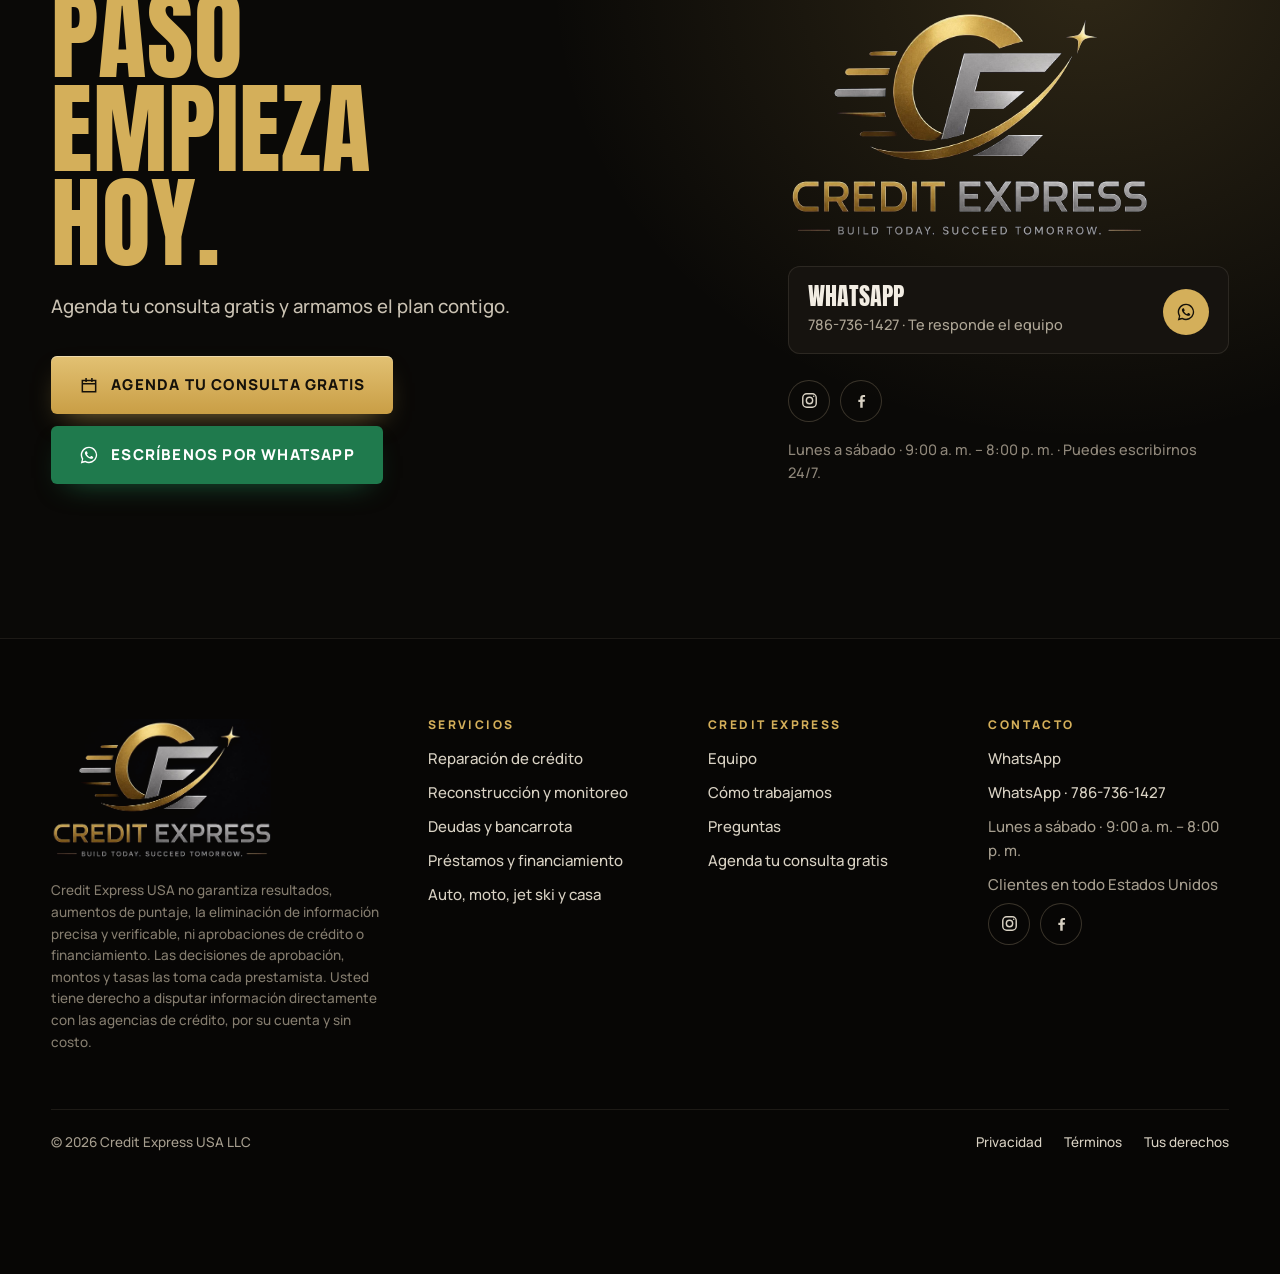
<file: reconstruccion-y-monitoreo.html>
<!doctype html>
<html lang="es">
<head>
<meta charset="utf-8">
<meta name="viewport" content="width=device-width,initial-scale=1,viewport-fit=cover">
<title>Reconstrucción y monitoreo de crédito · Credit Express USA</title>
<meta name="description" content="Un plan contigo, monitoreo de tu reporte, educación de crédito y preparación para tarjetas. Seguimiento cada semana y llamada cada 15 días.">
<meta name="theme-color" content="#0A0907">
<link rel="icon" href="assets/img/ce-mark.jpg">
<link rel="preconnect" href="https://fonts.googleapis.com">
<link rel="preconnect" href="https://fonts.gstatic.com" crossorigin>
<link rel="stylesheet" href="https://fonts.googleapis.com/css2?family=Anton&family=Instrument+Serif:ital@0;1&family=Manrope:wght@400;500;600;700;800&family=IBM+Plex+Mono:wght@400;500;600&display=swap">
<link rel="stylesheet" href="assets/site.css">
<link rel="stylesheet" href="assets/inner.css">
<script>(function(){var r=document.documentElement,h=location.hash;if(h==='#still'||matchMedia('(prefers-reduced-motion: reduce)').matches)r.classList.add('static');if(!/[?&]notes=1/.test(location.search))r.classList.add('notes-off');var q=h.match(/^#qa(?:-from-([0-9]+))?$/);if(q){r.classList.add('static','qa');if(q[1]){var s=document.createElement('style');s.textContent='main>section:nth-of-type(-n+'+q[1]+'){display:none}';document.head.appendChild(s);}}if(/^#shot-dx/.test(h))r.classList.add('shot-dx');})();</script>
</head>
<body>
<a class="skip" href="#main">Saltar al contenido</a>
<header class="hd">
  <div class="wrap">
    <a class="brand" href="index.html" aria-label="Credit Express USA, inicio"><img class="mk" src="assets/img/ce-mark.jpg" alt="" width="600" height="337"><img class="wm" src="assets/img/ce-wordmark.jpg" alt="Credit Express" width="900" height="102"></a>
    <nav class="nav" aria-label="Principal">
      <div class="dd cur">
        <button type="button" aria-expanded="false" aria-controls="mega">Servicios <svg viewBox="0 0 12 12" aria-hidden="true"><path d="M2 4l4 4 4-4" fill="none" stroke="currentColor" stroke-width="1.8"/></svg></button>
        <div class="mega" id="mega" hidden>
          <a href="reparacion-de-credito.html" data-k="reparacion"><b>Reparación de crédito</b><span>Revisamos los 3 bureaus y disputamos lo que no está bien reportado.</span></a>
          <a href="reconstruccion-y-monitoreo.html" data-k="reconstruccion" aria-current="page"><b>Reconstrucción y monitoreo</b><span>Plan, monitoreo, educación de crédito y tarjetas.</span></a>
          <a href="deudas-y-bancarrota.html" data-k="deudas"><b>Deudas, cobradores y bancarrota</b><span>Consolidación, acreedores, cobradores, bancarrota y casos.</span></a>
          <a href="prestamos-y-financiamiento.html" data-k="financiamiento"><b>Préstamos y financiamiento</b><span>Preparación y orientación: personal, negocio, SBA y business funding.</span></a>
          <a href="auto-moto-jetski-casa.html" data-k="vehiculos"><b>Auto, moto, jet ski y casa</b><span>Llega preparado a financiar lo que quieres.</span></a>
          <a href="index.html#servicios" class="all">Ver todo lo que hacemos <svg class="i" viewBox="0 0 20 20" aria-hidden="true"><path d="M3 10h13M11 5l5 5-5 5" fill="none" stroke="currentColor" stroke-width="1.8"/></svg></a>
        </div>
      </div>
      <a href="index.html#proceso" data-k="proceso">Proceso</a>
      <a href="index.html#testimonios" data-k="testimonios">Testimonios</a>
      <a href="nosotros.html" data-k="nosotros">Equipo</a>
      <a href="preguntas.html" data-k="preguntas">Preguntas</a>
    </nav>
    <div class="hd-actions">
      <div class="hd-soc"><a href="https://www.instagram.com/credit_express_usa_/" target="_blank" rel="noopener" aria-label="Instagram de Credit Express"><svg viewBox="0 0 24 24" aria-hidden="true" fill="none" stroke="currentColor" stroke-width="1.8"><rect x="3.5" y="3.5" width="17" height="17" rx="5"/><circle cx="12" cy="12" r="4"/><circle cx="17.3" cy="6.7" r="1" fill="currentColor" stroke="none"/></svg></a><a href="https://www.facebook.com/profile.php?id=61594162596908" target="_blank" rel="noopener" aria-label="Facebook de Credit Express"><svg viewBox="0 0 24 24" aria-hidden="true"><path fill="currentColor" d="M13.5 21v-7.3h2.5l.4-2.9h-2.9V9c0-.8.2-1.4 1.4-1.4h1.6V5.1c-.3 0-1.2-.1-2.3-.1-2.2 0-3.8 1.4-3.8 3.9v2.1H8v2.9h2.4V21h3.1z"/></svg></a></div>
      <a class="btn btn-gold" data-wa="general" href="https://wa.me/17867361427?text=Hola%20Erick%2C%20quiero%20agendar%20mi%20consulta%20gratis%20con%20Credit%20Express." target="_blank" rel="noopener"><svg class="i" viewBox="0 0 24 24" aria-hidden="true"><path fill="none" stroke="currentColor" stroke-width="1.8" d="M4 6.5h16v13.5H4zM4 10.5h16M8.5 3.5v5M15.5 3.5v5"/></svg>Agenda gratis</a>
      <a class="hd-wa" data-wa="rebuild" href="https://wa.me/17867361427?text=Hola%20Erick%2C%20me%20interesa%20su%20ayuda.%20Quiero%20reconstruir%20mi%20cr%C3%A9dito%20y%20darle%20seguimiento." target="_blank" rel="noopener" aria-label="Escríbenos por WhatsApp"><svg class="i" viewBox="0 0 24 24" aria-hidden="true"><path fill="currentColor" d="M12.04 2a9.9 9.9 0 0 0-8.5 15l-1.4 5.1 5.24-1.37A9.9 9.9 0 1 0 12.04 2zm0 18.1c-1.5 0-2.97-.4-4.25-1.16l-.3-.18-3.1.82.83-3.03-.2-.31a8.2 8.2 0 1 1 7.02 3.86zm4.5-6.14c-.25-.12-1.46-.72-1.69-.8-.23-.08-.39-.12-.55.12-.16.25-.63.8-.78.97-.14.16-.29.18-.53.06-.25-.12-1.04-.38-1.98-1.22-.73-.65-1.23-1.46-1.37-1.7-.14-.25-.02-.38.11-.5.11-.11.25-.29.37-.43.12-.15.16-.25.25-.41.08-.17.04-.31-.02-.44-.06-.12-.55-1.33-.76-1.82-.2-.48-.4-.41-.55-.42h-.47a.9.9 0 0 0-.66.31c-.23.25-.86.84-.86 2.05s.88 2.38 1 2.54c.13.17 1.74 2.66 4.22 3.73.59.25 1.05.4 1.4.52.6.19 1.13.16 1.56.1.48-.07 1.46-.6 1.67-1.17.2-.58.2-1.07.14-1.17-.06-.1-.22-.17-.47-.29z"/></svg></a>
      <button class="burger" type="button" aria-expanded="false" aria-controls="mnav" aria-label="Menú"><span></span></button>
    </div>
  </div>
</header>
<nav class="mnav" id="mnav" aria-label="Menú" hidden>
  <div class="grp">Servicios</div>
  <a class="big" href="reparacion-de-credito.html">Reparación de crédito<small>Los 3 bureaus, disputas y seguimiento</small></a>
  <a class="big" href="reconstruccion-y-monitoreo.html">Reconstrucción y monitoreo<small>Plan, monitoreo, educación y tarjetas</small></a>
  <a class="big" href="deudas-y-bancarrota.html">Deudas y bancarrota<small>Consolidación, cobradores, bancarrota</small></a>
  <a class="big" href="prestamos-y-financiamiento.html">Préstamos y financiamiento<small>Personal, negocio, SBA, business funding</small></a>
  <a class="big" href="auto-moto-jetski-casa.html">Auto, moto, jet ski y casa<small>Preparación para financiar</small></a>
  <div class="grp">Credit Express</div>
  <a class="big" href="index.html">Inicio</a>
  <a class="big" href="index.html#testimonios">Testimonios</a>
  <a class="big" href="nosotros.html">Equipo</a>
  <a class="big" href="preguntas.html">Preguntas</a>
  <div class="calls">
    <a class="btn btn-gold" data-wa="general" href="https://wa.me/17867361427?text=Hola%20Erick%2C%20quiero%20agendar%20mi%20consulta%20gratis%20con%20Credit%20Express." target="_blank" rel="noopener"><svg class="i" viewBox="0 0 24 24" aria-hidden="true"><path fill="none" stroke="currentColor" stroke-width="1.8" d="M4 6.5h16v13.5H4zM4 10.5h16M8.5 3.5v5M15.5 3.5v5"/></svg>Agenda tu consulta gratis</a>
    <a class="btn btn-wa" data-wa="rebuild" href="https://wa.me/17867361427?text=Hola%20Erick%2C%20me%20interesa%20su%20ayuda.%20Quiero%20reconstruir%20mi%20cr%C3%A9dito%20y%20darle%20seguimiento." target="_blank" rel="noopener"><svg class="i" viewBox="0 0 24 24" aria-hidden="true"><path fill="currentColor" d="M12.04 2a9.9 9.9 0 0 0-8.5 15l-1.4 5.1 5.24-1.37A9.9 9.9 0 1 0 12.04 2zm0 18.1c-1.5 0-2.97-.4-4.25-1.16l-.3-.18-3.1.82.83-3.03-.2-.31a8.2 8.2 0 1 1 7.02 3.86zm4.5-6.14c-.25-.12-1.46-.72-1.69-.8-.23-.08-.39-.12-.55.12-.16.25-.63.8-.78.97-.14.16-.29.18-.53.06-.25-.12-1.04-.38-1.98-1.22-.73-.65-1.23-1.46-1.37-1.7-.14-.25-.02-.38.11-.5.11-.11.25-.29.37-.43.12-.15.16-.25.25-.41.08-.17.04-.31-.02-.44-.06-.12-.55-1.33-.76-1.82-.2-.48-.4-.41-.55-.42h-.47a.9.9 0 0 0-.66.31c-.23.25-.86.84-.86 2.05s.88 2.38 1 2.54c.13.17 1.74 2.66 4.22 3.73.59.25 1.05.4 1.4.52.6.19 1.13.16 1.56.1.48-.07 1.46-.6 1.67-1.17.2-.58.2-1.07.14-1.17-.06-.1-.22-.17-.47-.29z"/></svg>Escríbenos por WhatsApp</a>
  </div>
  <div class="social" style="margin-top:22px">
          <a href="https://www.instagram.com/credit_express_usa_/" target="_blank" rel="noopener" aria-label="Instagram de Credit Express"><svg viewBox="0 0 24 24" aria-hidden="true" fill="none" stroke="currentColor" stroke-width="1.8"><rect x="3.5" y="3.5" width="17" height="17" rx="5"/><circle cx="12" cy="12" r="4"/><circle cx="17.3" cy="6.7" r="1" fill="currentColor" stroke="none"/></svg></a>
          <a href="https://www.facebook.com/profile.php?id=61594162596908" target="_blank" rel="noopener" aria-label="Facebook de Credit Express"><svg viewBox="0 0 24 24" aria-hidden="true"><path fill="currentColor" d="M13.5 21v-7.3h2.5l.4-2.9h-2.9V9c0-.8.2-1.4 1.4-1.4h1.6V5.1c-.3 0-1.2-.1-2.3-.1-2.2 0-3.8 1.4-3.8 3.9v2.1H8v2.9h2.4V21h3.1z"/></svg></a>
        </div>
</nav>
<main id="main">
<section class="phero t-dark">
  <div class="wrap g">
    <div>
      <ol class="crumb"><li><a href="index.html">Inicio</a></li><li><a href="index.html#servicios">Servicios</a></li><li aria-current="page">Reconstrucción y monitoreo</li></ol>
      <p class="eyebrow">Servicio · Crédito</p>
      <h1 class="D" style="margin-top:18px">Reconstrucción <span class="g">y&nbsp;monitoreo.</span></h1>
      <p class="lede">Cuando lo que aparece en tu reporte es correcto, lo que haces después es lo que cuenta. Armamos un plan contigo, vigilamos tu reporte y te enseñamos cómo funciona el crédito.</p>
      <div class="cta-row">
        <a class="btn btn-gold" data-wa="general" href="https://wa.me/17867361427?text=Hola%20Erick%2C%20quiero%20agendar%20mi%20consulta%20gratis%20con%20Credit%20Express." target="_blank" rel="noopener"><svg class="i" viewBox="0 0 24 24" aria-hidden="true"><path fill="none" stroke="currentColor" stroke-width="1.8" d="M4 6.5h16v13.5H4zM4 10.5h16M8.5 3.5v5M15.5 3.5v5"/></svg>Agenda tu consulta gratis</a>
        <a class="btn btn-wa" data-wa="rebuild" href="https://wa.me/17867361427?text=Hola%20Erick%2C%20me%20interesa%20su%20ayuda.%20Quiero%20reconstruir%20mi%20cr%C3%A9dito%20y%20darle%20seguimiento." target="_blank" rel="noopener"><svg class="i" viewBox="0 0 24 24" aria-hidden="true"><path fill="currentColor" d="M12.04 2a9.9 9.9 0 0 0-8.5 15l-1.4 5.1 5.24-1.37A9.9 9.9 0 1 0 12.04 2zm0 18.1c-1.5 0-2.97-.4-4.25-1.16l-.3-.18-3.1.82.83-3.03-.2-.31a8.2 8.2 0 1 1 7.02 3.86zm4.5-6.14c-.25-.12-1.46-.72-1.69-.8-.23-.08-.39-.12-.55.12-.16.25-.63.8-.78.97-.14.16-.29.18-.53.06-.25-.12-1.04-.38-1.98-1.22-.73-.65-1.23-1.46-1.37-1.7-.14-.25-.02-.38.11-.5.11-.11.25-.29.37-.43.12-.15.16-.25.25-.41.08-.17.04-.31-.02-.44-.06-.12-.55-1.33-.76-1.82-.2-.48-.4-.41-.55-.42h-.47a.9.9 0 0 0-.66.31c-.23.25-.86.84-.86 2.05s.88 2.38 1 2.54c.13.17 1.74 2.66 4.22 3.73.59.25 1.05.4 1.4.52.6.19 1.13.16 1.56.1.48-.07 1.46-.6 1.67-1.17.2-.58.2-1.07.14-1.17-.06-.1-.22-.17-.47-.29z"/></svg>Escríbenos por WhatsApp</a>
      </div>
    </div>
    <figure class="ph-proof pair" style="margin:0"><div><span class="tag">Antes</span><img src="assets/img/res-08a.jpg" alt="Captura real: TransUnion 537" width="700" height="600"></div><div><span class="tag g">Después</span><img src="assets/img/res-08b.jpg" alt="Captura real: TransUnion 648" width="700" height="600"></div><figcaption>El mismo cliente, dos reportes de TransUnion (25 y 29 de junio) · datos ocultos. Cada caso es diferente; los resultados no están garantizados.</figcaption></figure>
  </div>
</section>

<section class="sec t-cream">
  <div class="wrap">
    <div class="head2">
      <div><p class="eyebrow">¿Te suena?</p><h2 class="D D-l" style="margin-top:18px">Para seguir <span class="g">avanzando.</span></h2></div>
      <p class="lede">Situaciones comunes. El plan empieza por la tuya.</p>
    </div>
    <ul class="fit">
      <li class="rv"><i>01</i><p>“Mi historial de crédito es corto o nuevo.”</p></li>
      <li class="rv"><i>02</i><p>“Uso casi todo mi límite y no sé si eso pesa.”</p></li>
      <li class="rv"><i>03</i><p>“Quiero una tarjeta, pero no sé si califico.”</p></li>
      <li class="rv"><i>04</i><p>“Quiero entender cómo funciona el crédito.”</p></li>
    </ul>
  </div>
</section>

<section class="sec t-white">
  <div class="wrap">
    <div class="head2">
      <div><p class="eyebrow">Qué incluye</p><h2 class="D D-l" style="margin-top:18px">Un plan. <span class="g">Y alguien a tu lado.</span></h2></div>
      <p class="lede">Lo que trabajamos depende de lo que dice tu reporte. Por eso empieza con una consulta gratis.</p>
    </div>
    <ul class="svc-list">
      <li class="rv"><h3>Reconstrucción de crédito</h3><p>Te explicamos lo que encontramos y decidimos contigo el mejor camino según tus metas.</p></li>
      <li class="rv"><h3>Monitoreo de crédito</h3><p>Monitoreo continuo de tu reporte para ver cambios, avances y cualquier situación nueva.</p></li>
      <li class="rv"><h3>Educación de crédito</h3><p>Pagos, balances, límites, consultas: qué significa cada cosa y cómo te afecta.</p></li>
      <li class="rv"><h3>Tarjetas de crédito</h3><p>Preparación para solicitar tarjetas. La aprobación la decide cada emisor.</p></li>
      <li class="rv"><h3>Ajustes al plan</h3><p>Según lo que pase en tu reporte, te guiamos en los próximos pasos.</p></li>
      <li class="rv"><h3>Revisión de los 3 bureaus</h3><p>Seguimos lo que dice cada uno de tus reportes.</p></li>
    </ul>
    <p class="todo" style="margin-top:26px">Confirmar qué herramienta o servicio de monitoreo usa Credit Express</p>
  </div>
</section>

<section class="sec t-cream">
  <div class="wrap">
    <div class="head2"><div><p class="eyebrow">Cómo funciona</p><h2 class="D D-l" style="margin-top:18px">Mes a mes, <span class="g">contigo.</span></h2></div></div>
    <ol class="mini"><li><h3>Monitoreamos tu reporte</h3><p>Vemos cambios, avances y cualquier situación nueva.</p></li><li><h3>Trabajamos tus hábitos</h3><p>Pagos, balances y uso de tus tarjetas, explicados en español.</p></li><li><h3>Seguimiento constante</h3><p>Un mensaje cada semana y una llamada cada 15 días.</p></li></ol>
  </div>
</section>


<section class="sec t-cream">
  <div class="wrap qband">
    <blockquote>
      <p>“Veía esto tan <span class="hl">imposible</span>.”</p>
      <cite>Clienta de Credit Express · por WhatsApp</cite>
      <p class="todo" style="margin-top:16px;font-size:12px">la cita corrige acentos del original (“Veia… impossible”)</p>
    </blockquote>
    <div>
      <p class="lede">Mensajes reales de clientes, tal como llegaron. Cada caso es distinto: no garantizamos resultados, y estos casos no son el resultado típico.</p>
      <p style="margin-top:22px"><a class="link" href="index.html#historias">Ver los mensajes <svg class="i" viewBox="0 0 20 20" aria-hidden="true"><path d="M3 10h13M11 5l5 5-5 5" fill="none" stroke="currentColor" stroke-width="1.8"/></svg></a></p>
    </div>
  </div>
</section>


<section class="sec t-white">
  <div class="wrap fq2">
    <div><p class="eyebrow">Preguntas</p><h2 class="D D-l" style="margin-top:18px">Antes de <span class="g">empezar.</span></h2></div>
    <div class="faq">
      <details><summary>¿Esto borra mis pagos tarde?<i aria-hidden="true"></i></summary><div class="ans"><p>No. La información correcta se queda en tu reporte el tiempo que permite la ley; la mayoría de la información negativa, hasta 7 años (FTC). Lo que haces después se escribe mes a mes.</p></div></details>
      <details><summary>¿Y si algo en mi reporte está mal?<i aria-hidden="true"></i></summary><div class="ans"><p>Lo inexacto, antiguo o no verificable se trabaja con <a href="reparacion-de-credito.html">reparación de crédito</a>.</p></div></details>
      <details><summary>¿Cómo es el seguimiento?<i aria-hidden="true"></i></summary><div class="ans"><p>Un mensaje de seguimiento cada semana y una llamada de revisión cada 15 días. Si tienes una pregunta, puedes escribirnos 24/7.</p></div></details>
      <details><summary>¿Me consiguen una tarjeta?<i aria-hidden="true"></i></summary><div class="ans"><p>Te preparamos para solicitarla. La aprobación y el límite los decide cada emisor.</p></div></details>
    </div>
  </div>
</section>

<section class="close t-dark" id="empezar">
  <div class="wrap g">
    <div>
      <p class="eyebrow">Tu siguiente paso</p>
      <h2 class="D D-xl" style="margin-top:22px">Tu próximo paso <span class="g">empieza hoy.</span></h2>
      <p class="lede">Agenda tu consulta gratis y armamos el plan contigo.</p>
      <div class="cta-row">
        <a class="btn btn-gold" data-wa="general" href="https://wa.me/17867361427?text=Hola%20Erick%2C%20quiero%20agendar%20mi%20consulta%20gratis%20con%20Credit%20Express." target="_blank" rel="noopener"><svg class="i" viewBox="0 0 24 24" aria-hidden="true"><path fill="none" stroke="currentColor" stroke-width="1.8" d="M4 6.5h16v13.5H4zM4 10.5h16M8.5 3.5v5M15.5 3.5v5"/></svg>Agenda tu consulta gratis</a>
        <a class="btn btn-wa" data-wa="rebuild" href="https://wa.me/17867361427?text=Hola%20Erick%2C%20me%20interesa%20su%20ayuda.%20Quiero%20reconstruir%20mi%20cr%C3%A9dito%20y%20darle%20seguimiento." target="_blank" rel="noopener"><svg class="i" viewBox="0 0 24 24" aria-hidden="true"><path fill="currentColor" d="M12.04 2a9.9 9.9 0 0 0-8.5 15l-1.4 5.1 5.24-1.37A9.9 9.9 0 1 0 12.04 2zm0 18.1c-1.5 0-2.97-.4-4.25-1.16l-.3-.18-3.1.82.83-3.03-.2-.31a8.2 8.2 0 1 1 7.02 3.86zm4.5-6.14c-.25-.12-1.46-.72-1.69-.8-.23-.08-.39-.12-.55.12-.16.25-.63.8-.78.97-.14.16-.29.18-.53.06-.25-.12-1.04-.38-1.98-1.22-.73-.65-1.23-1.46-1.37-1.7-.14-.25-.02-.38.11-.5.11-.11.25-.29.37-.43.12-.15.16-.25.25-.41.08-.17.04-.31-.02-.44-.06-.12-.55-1.33-.76-1.82-.2-.48-.4-.41-.55-.42h-.47a.9.9 0 0 0-.66.31c-.23.25-.86.84-.86 2.05s.88 2.38 1 2.54c.13.17 1.74 2.66 4.22 3.73.59.25 1.05.4 1.4.52.6.19 1.13.16 1.56.1.48-.07 1.46-.6 1.67-1.17.2-.58.2-1.07.14-1.17-.06-.1-.22-.17-.47-.29z"/></svg>Escríbenos por WhatsApp</a>
      </div>
    </div>
    <div class="side">
      <img class="lockup" src="assets/img/ce-lockup.jpg" alt="Credit Express" width="1000" height="653" loading="lazy">
      <a class="callcard" data-wa="general" href="https://wa.me/17867361427?text=Hola%20Erick%2C%20quiero%20agendar%20mi%20consulta%20gratis%20con%20Credit%20Express." target="_blank" rel="noopener"><div><b>WhatsApp</b><span>786-736-1427 · Te responde el equipo</span></div><span class="ic"><svg class="i" viewBox="0 0 24 24" aria-hidden="true"><path fill="currentColor" d="M12.04 2a9.9 9.9 0 0 0-8.5 15l-1.4 5.1 5.24-1.37A9.9 9.9 0 1 0 12.04 2zm0 18.1c-1.5 0-2.97-.4-4.25-1.16l-.3-.18-3.1.82.83-3.03-.2-.31a8.2 8.2 0 1 1 7.02 3.86zm4.5-6.14c-.25-.12-1.46-.72-1.69-.8-.23-.08-.39-.12-.55.12-.16.25-.63.8-.78.97-.14.16-.29.18-.53.06-.25-.12-1.04-.38-1.98-1.22-.73-.65-1.23-1.46-1.37-1.7-.14-.25-.02-.38.11-.5.11-.11.25-.29.37-.43.12-.15.16-.25.25-.41.08-.17.04-.31-.02-.44-.06-.12-.55-1.33-.76-1.82-.2-.48-.4-.41-.55-.42h-.47a.9.9 0 0 0-.66.31c-.23.25-.86.84-.86 2.05s.88 2.38 1 2.54c.13.17 1.74 2.66 4.22 3.73.59.25 1.05.4 1.4.52.6.19 1.13.16 1.56.1.48-.07 1.46-.6 1.67-1.17.2-.58.2-1.07.14-1.17-.06-.1-.22-.17-.47-.29z"/></svg></span></a>
      <div class="social" style="margin-top:14px">
          <a href="https://www.instagram.com/credit_express_usa_/" target="_blank" rel="noopener" aria-label="Instagram de Credit Express"><svg viewBox="0 0 24 24" aria-hidden="true" fill="none" stroke="currentColor" stroke-width="1.8"><rect x="3.5" y="3.5" width="17" height="17" rx="5"/><circle cx="12" cy="12" r="4"/><circle cx="17.3" cy="6.7" r="1" fill="currentColor" stroke="none"/></svg></a>
          <a href="https://www.facebook.com/profile.php?id=61594162596908" target="_blank" rel="noopener" aria-label="Facebook de Credit Express"><svg viewBox="0 0 24 24" aria-hidden="true"><path fill="currentColor" d="M13.5 21v-7.3h2.5l.4-2.9h-2.9V9c0-.8.2-1.4 1.4-1.4h1.6V5.1c-.3 0-1.2-.1-2.3-.1-2.2 0-3.8 1.4-3.8 3.9v2.1H8v2.9h2.4V21h3.1z"/></svg></a>
        </div>
      <p class="hours">Lunes a sábado · 9:00 a. m. – 8:00 p. m. · Puedes escribirnos 24/7.</p>
    </div>
  </div>
</section>

</main>
<footer class="ft">
  <div class="wrap">
    <div class="g">
      <div>
        <img class="lockup" src="assets/img/ce-lockup.jpg" alt="Credit Express" width="1000" height="653" loading="lazy">
        <p class="disc">Credit Express USA no garantiza resultados, aumentos de puntaje, la eliminación de información precisa y verificable, ni aprobaciones de crédito o financiamiento. Las decisiones de aprobación, montos y tasas las toma cada prestamista. Usted tiene derecho a disputar información directamente con las agencias de crédito, por su cuenta y sin costo.</p>
        <p class="todo" style="margin-top:14px">Texto legal final a revisar por el abogado de Credit Express (CROA · ley de Florida para organizaciones de servicios de crédito · reglas de alivio de deudas)</p>
      </div>
      <div>
        <h4>Servicios</h4>
        <ul>
          <li><a href="reparacion-de-credito.html">Reparación de crédito</a></li>
          <li><a href="reconstruccion-y-monitoreo.html">Reconstrucción y monitoreo</a></li>
          <li><a href="deudas-y-bancarrota.html">Deudas y bancarrota</a></li>
          <li><a href="prestamos-y-financiamiento.html">Préstamos y financiamiento</a></li>
          <li><a href="auto-moto-jetski-casa.html">Auto, moto, jet ski y casa</a></li>
        </ul>
      </div>
      <div>
        <h4>Credit Express</h4>
        <ul>
          <li><a href="nosotros.html">Equipo</a></li>
          <li><a href="index.html#proceso">Cómo trabajamos</a></li>
          <li><a href="preguntas.html">Preguntas</a></li>
          <li><a data-wa="general" href="https://wa.me/17867361427?text=Hola%20Erick%2C%20quiero%20agendar%20mi%20consulta%20gratis%20con%20Credit%20Express." target="_blank" rel="noopener">Agenda tu consulta gratis</a></li>
        </ul>
      </div>
      <div>
        <h4>Contacto</h4>
        <ul>
          <li><a data-wa="rebuild" href="https://wa.me/17867361427?text=Hola%20Erick%2C%20me%20interesa%20su%20ayuda.%20Quiero%20reconstruir%20mi%20cr%C3%A9dito%20y%20darle%20seguimiento." target="_blank" rel="noopener">WhatsApp</a></li>
          <li><a data-wa="general" href="https://wa.me/17867361427?text=Hola%20Erick%2C%20quiero%20agendar%20mi%20consulta%20gratis%20con%20Credit%20Express." target="_blank" rel="noopener">WhatsApp · 786-736-1427</a></li>
          <li>Lunes a sábado · 9:00 a. m. – 8:00 p. m.</li>
          <li>Clientes en todo Estados Unidos</li>
        </ul>
        <div class="social">
          <a href="https://www.instagram.com/credit_express_usa_/" target="_blank" rel="noopener" aria-label="Instagram de Credit Express"><svg viewBox="0 0 24 24" aria-hidden="true" fill="none" stroke="currentColor" stroke-width="1.8"><rect x="3.5" y="3.5" width="17" height="17" rx="5"/><circle cx="12" cy="12" r="4"/><circle cx="17.3" cy="6.7" r="1" fill="currentColor" stroke="none"/></svg></a>
          <a href="https://www.facebook.com/profile.php?id=61594162596908" target="_blank" rel="noopener" aria-label="Facebook de Credit Express"><svg viewBox="0 0 24 24" aria-hidden="true"><path fill="currentColor" d="M13.5 21v-7.3h2.5l.4-2.9h-2.9V9c0-.8.2-1.4 1.4-1.4h1.6V5.1c-.3 0-1.2-.1-2.3-.1-2.2 0-3.8 1.4-3.8 3.9v2.1H8v2.9h2.4V21h3.1z"/></svg></a>
        </div>
      </div>
    </div>
    <div class="base">
      <span>© 2026 Credit Express USA LLC</span>
      <ul><li><a href="privacidad.html">Privacidad</a></li><li><a href="#" data-soon>Términos</a></li><li><a href="preguntas.html#derechos">Tus derechos</a></li></ul>
    </div>
  </div>
</footer>
<div class="abar"><a class="btn btn-gold" data-wa="general" href="https://wa.me/17867361427?text=Hola%20Erick%2C%20quiero%20agendar%20mi%20consulta%20gratis%20con%20Credit%20Express." target="_blank" rel="noopener"><svg class="i" viewBox="0 0 24 24" aria-hidden="true"><path fill="none" stroke="currentColor" stroke-width="1.8" d="M4 6.5h16v13.5H4zM4 10.5h16M8.5 3.5v5M15.5 3.5v5"/></svg>Agendar gratis</a><a class="btn btn-wa" data-wa="rebuild" href="https://wa.me/17867361427?text=Hola%20Erick%2C%20me%20interesa%20su%20ayuda.%20Quiero%20reconstruir%20mi%20cr%C3%A9dito%20y%20darle%20seguimiento." target="_blank" rel="noopener"><svg class="i" viewBox="0 0 24 24" aria-hidden="true"><path fill="currentColor" d="M12.04 2a9.9 9.9 0 0 0-8.5 15l-1.4 5.1 5.24-1.37A9.9 9.9 0 1 0 12.04 2zm0 18.1c-1.5 0-2.97-.4-4.25-1.16l-.3-.18-3.1.82.83-3.03-.2-.31a8.2 8.2 0 1 1 7.02 3.86zm4.5-6.14c-.25-.12-1.46-.72-1.69-.8-.23-.08-.39-.12-.55.12-.16.25-.63.8-.78.97-.14.16-.29.18-.53.06-.25-.12-1.04-.38-1.98-1.22-.73-.65-1.23-1.46-1.37-1.7-.14-.25-.02-.38.11-.5.11-.11.25-.29.37-.43.12-.15.16-.25.25-.41.08-.17.04-.31-.02-.44-.06-.12-.55-1.33-.76-1.82-.2-.48-.4-.41-.55-.42h-.47a.9.9 0 0 0-.66.31c-.23.25-.86.84-.86 2.05s.88 2.38 1 2.54c.13.17 1.74 2.66 4.22 3.73.59.25 1.05.4 1.4.52.6.19 1.13.16 1.56.1.48-.07 1.46-.6 1.67-1.17.2-.58.2-1.07.14-1.17-.06-.1-.22-.17-.47-.29z"/></svg>WhatsApp</a></div>
<div class="soon-note" id="soon-note" role="status" hidden>Este enlace se conecta cuando Credit Express nos lo confirme.</div>
<button class="notes-toggle" id="notes-toggle" type="button" aria-pressed="true">Notas: ON</button>
<script src="assets/site.js"></script>

<!-- GoHighLevel (LeadConnector) chat widget -->
<script src="https://widgets.leadconnectorhq.com/loader.js" data-resources-url="https://widgets.leadconnectorhq.com/chat-widget/loader.js" data-widget-id="6ad97ac8f56fd8562e8255f4" data-source="WEB_USER"></script>
</body>
</html>
</file>
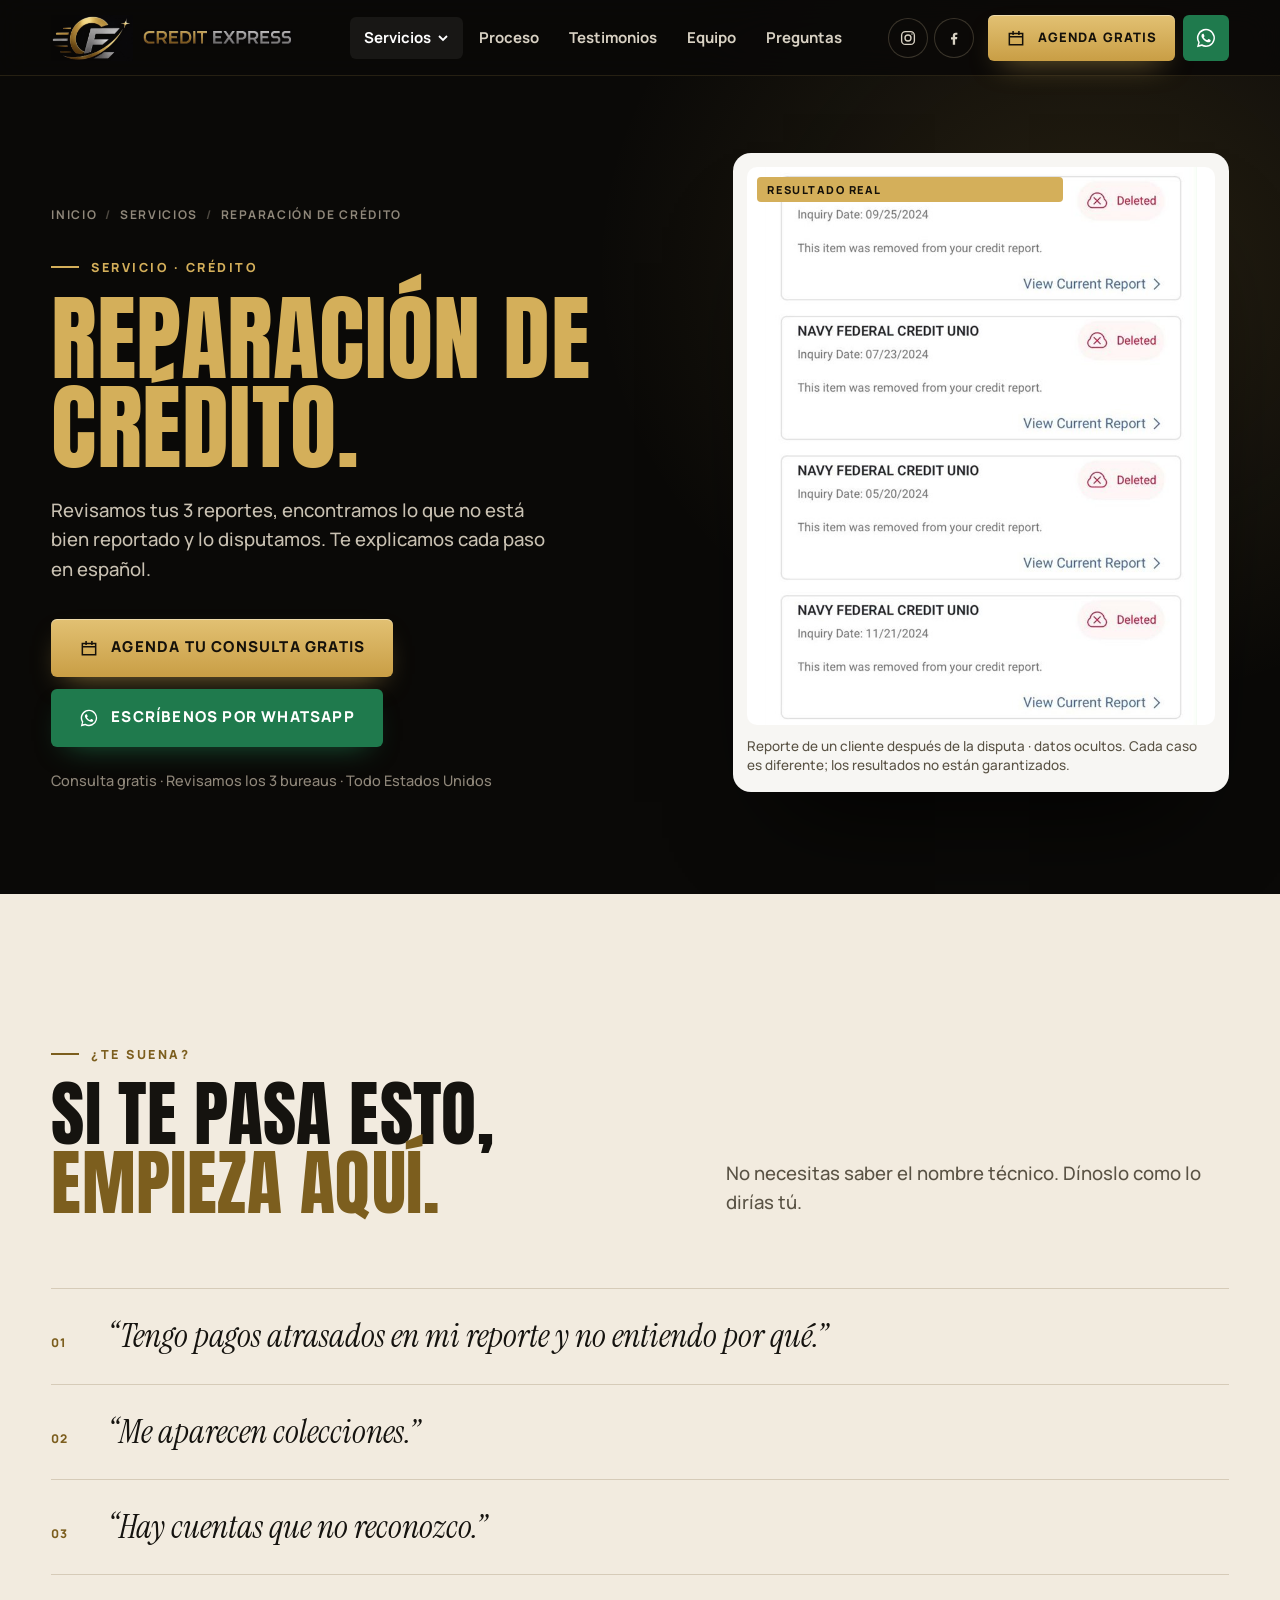
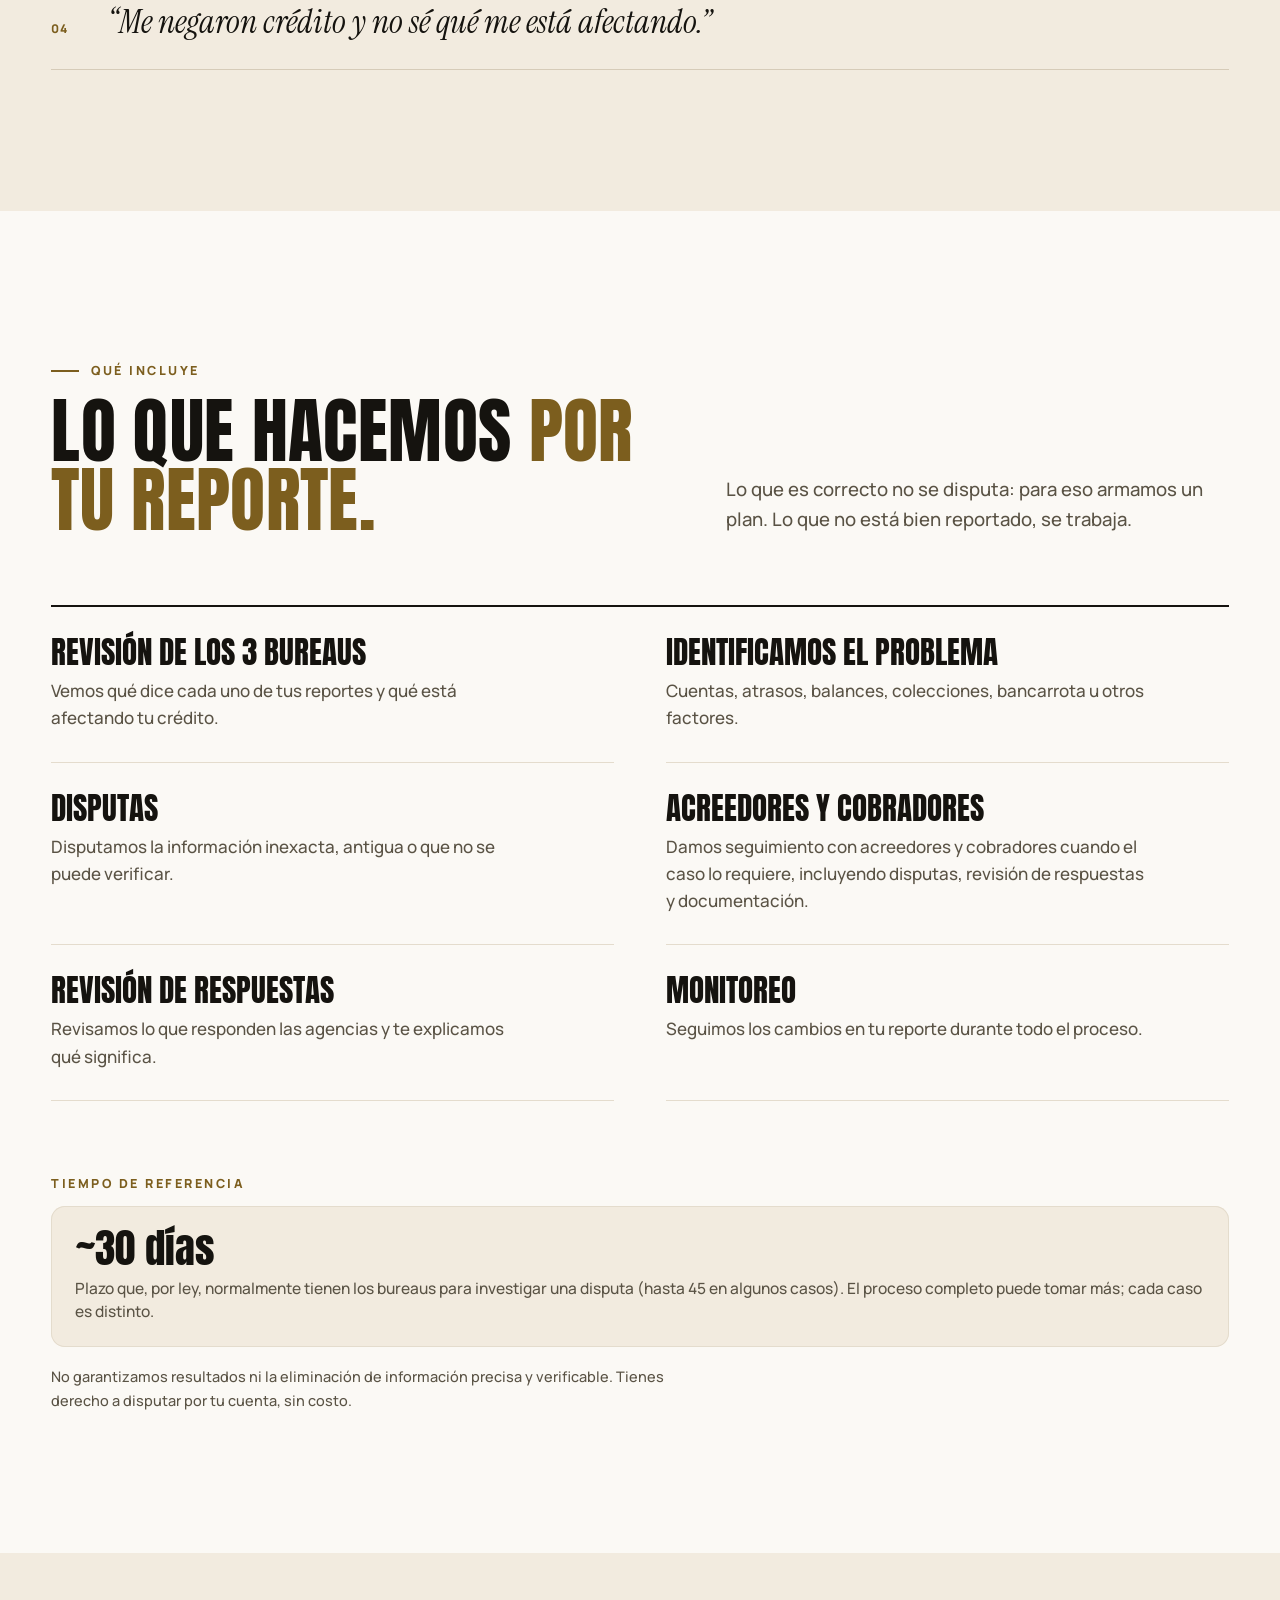
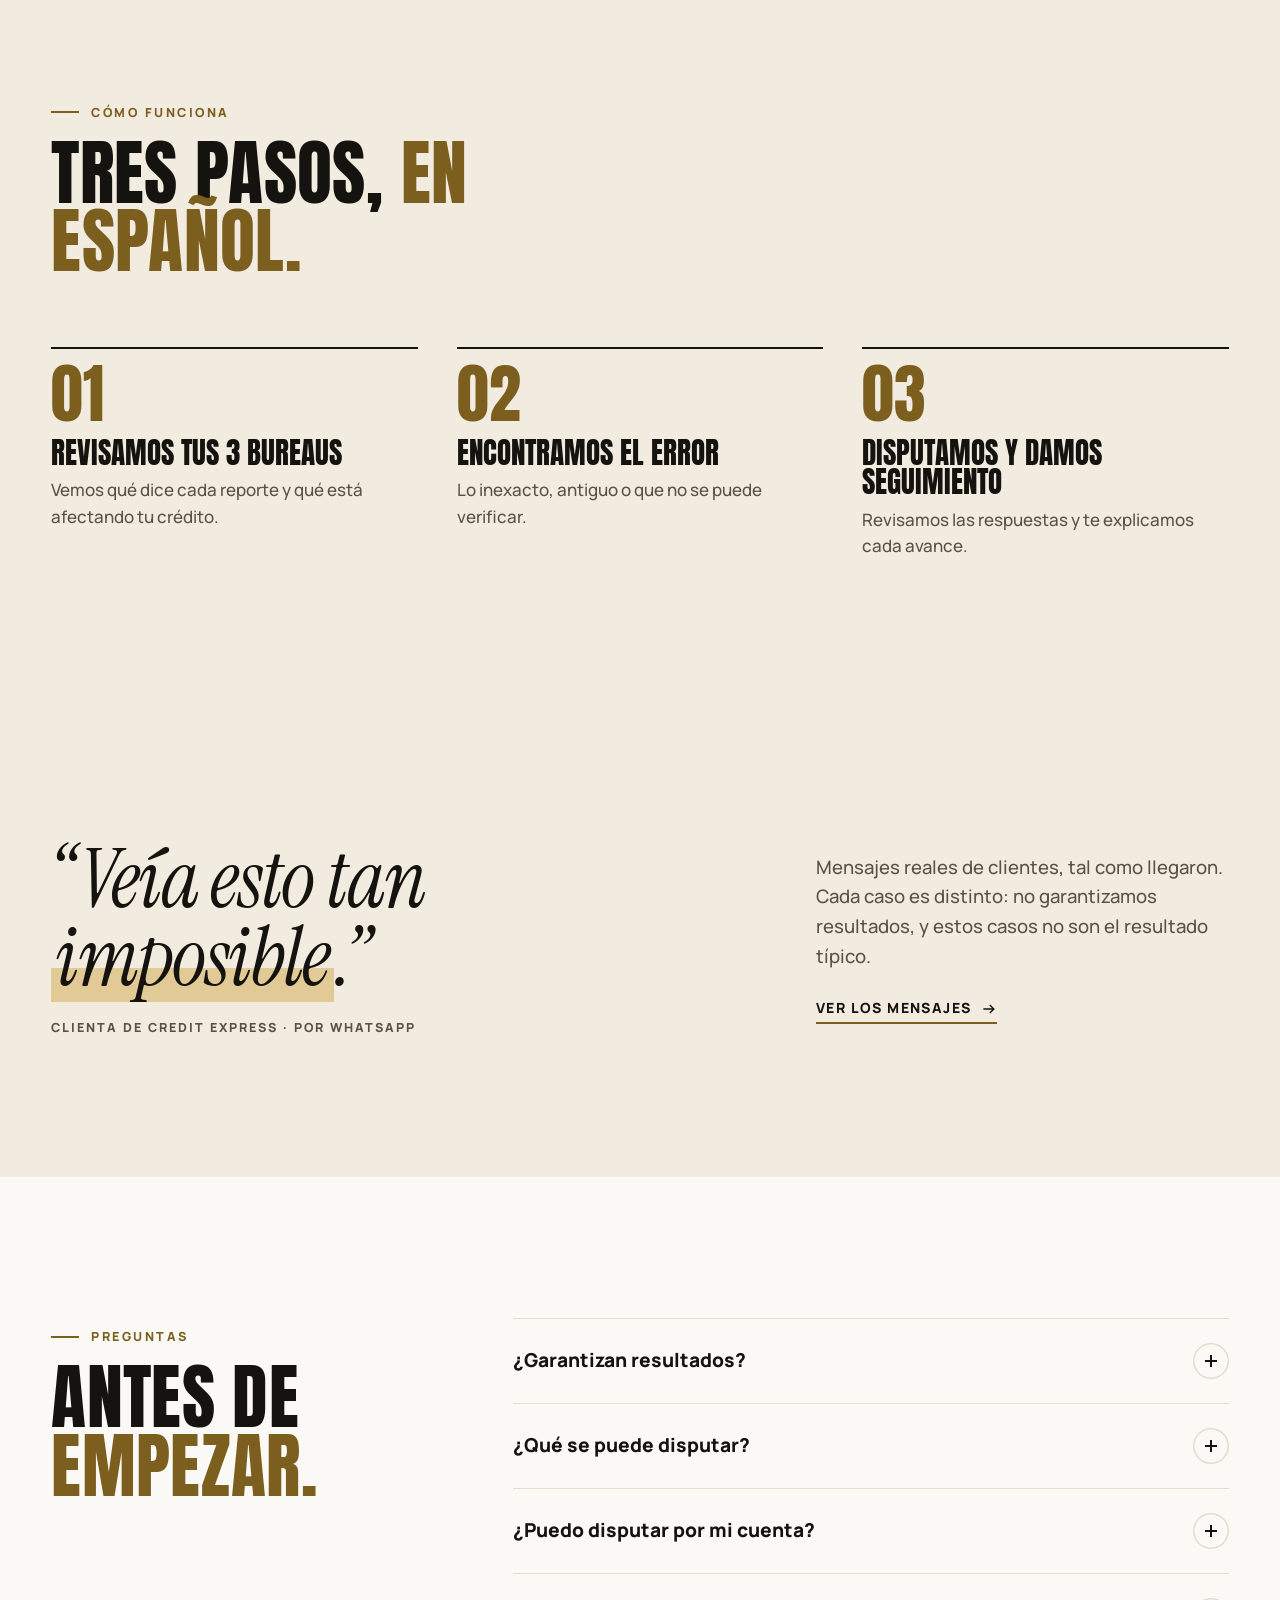
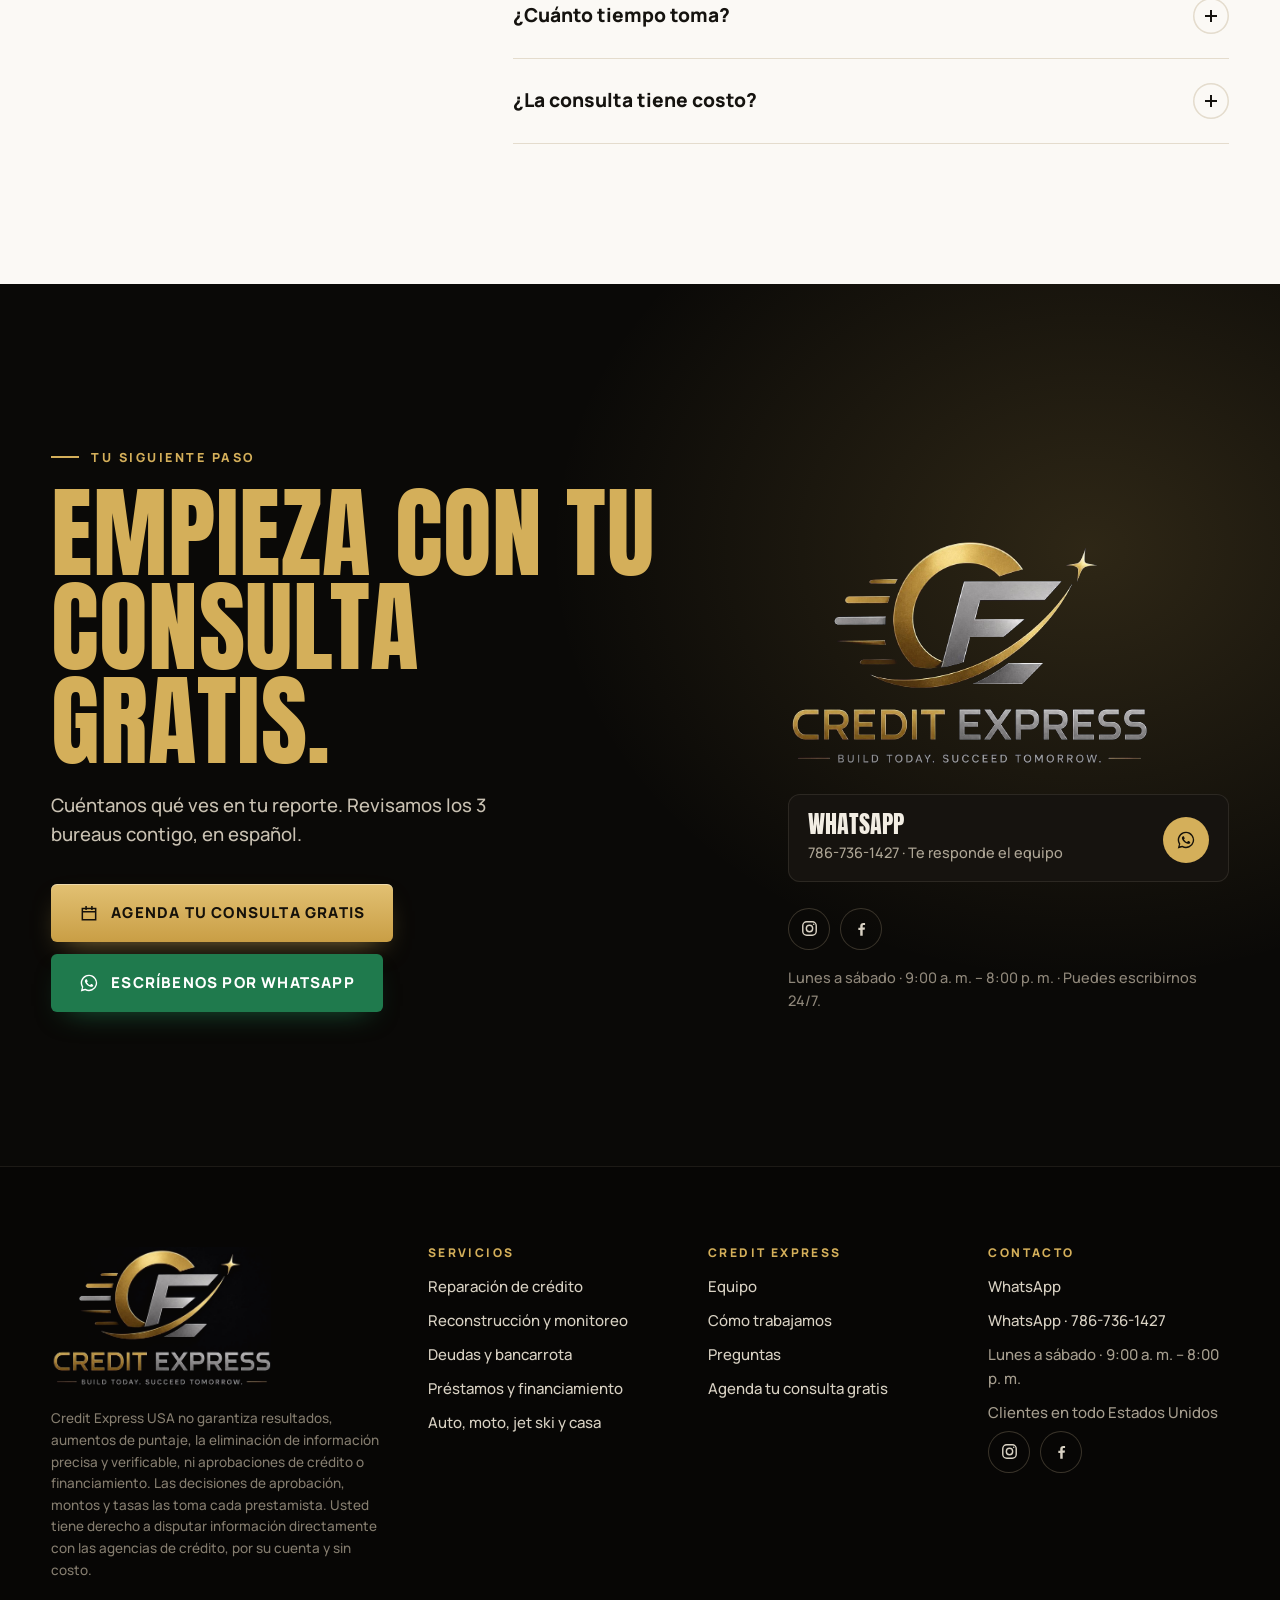
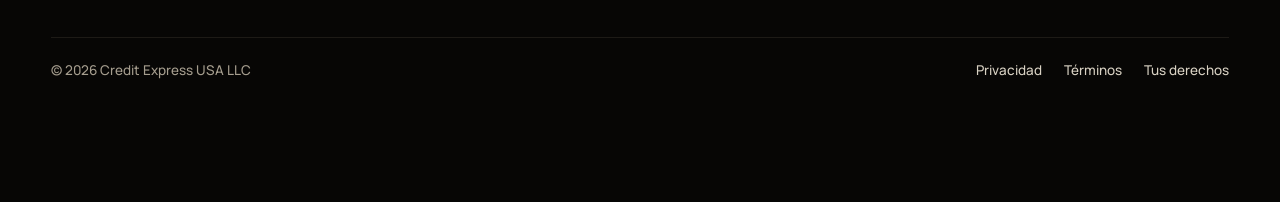
<file: reparacion-de-credito.html>
<!doctype html>
<html lang="es">
<head>
<meta charset="utf-8">
<meta name="viewport" content="width=device-width,initial-scale=1,viewport-fit=cover">
<title>Reparación de crédito · Credit Express USA</title>
<meta name="description" content="Revisamos tus 3 reportes de crédito, encontramos lo que no está bien reportado y lo disputamos. Consulta gratis, en español, en todo Estados Unidos.">
<meta name="theme-color" content="#0A0907">
<link rel="icon" href="assets/img/ce-mark.jpg">
<link rel="preconnect" href="https://fonts.googleapis.com">
<link rel="preconnect" href="https://fonts.gstatic.com" crossorigin>
<link rel="stylesheet" href="https://fonts.googleapis.com/css2?family=Anton&family=Instrument+Serif:ital@0;1&family=Manrope:wght@400;500;600;700;800&family=IBM+Plex+Mono:wght@400;500;600&display=swap">
<link rel="stylesheet" href="assets/site.css">
<link rel="stylesheet" href="assets/inner.css">
<script>(function(){var r=document.documentElement,h=location.hash;if(h==='#still'||matchMedia('(prefers-reduced-motion: reduce)').matches)r.classList.add('static');if(!/[?&]notes=1/.test(location.search))r.classList.add('notes-off');var q=h.match(/^#qa(?:-from-([0-9]+))?$/);if(q){r.classList.add('static','qa');if(q[1]){var s=document.createElement('style');s.textContent='main>section:nth-of-type(-n+'+q[1]+'){display:none}';document.head.appendChild(s);}}if(/^#shot-dx/.test(h))r.classList.add('shot-dx');})();</script>
</head>
<body>
<a class="skip" href="#main">Saltar al contenido</a>
<header class="hd">
  <div class="wrap">
    <a class="brand" href="index.html" aria-label="Credit Express USA, inicio"><img class="mk" src="assets/img/ce-mark.jpg" alt="" width="600" height="337"><img class="wm" src="assets/img/ce-wordmark.jpg" alt="Credit Express" width="900" height="102"></a>
    <nav class="nav" aria-label="Principal">
      <div class="dd cur">
        <button type="button" aria-expanded="false" aria-controls="mega">Servicios <svg viewBox="0 0 12 12" aria-hidden="true"><path d="M2 4l4 4 4-4" fill="none" stroke="currentColor" stroke-width="1.8"/></svg></button>
        <div class="mega" id="mega" hidden>
          <a href="reparacion-de-credito.html" data-k="reparacion" aria-current="page"><b>Reparación de crédito</b><span>Revisamos los 3 bureaus y disputamos lo que no está bien reportado.</span></a>
          <a href="reconstruccion-y-monitoreo.html" data-k="reconstruccion"><b>Reconstrucción y monitoreo</b><span>Plan, monitoreo, educación de crédito y tarjetas.</span></a>
          <a href="deudas-y-bancarrota.html" data-k="deudas"><b>Deudas, cobradores y bancarrota</b><span>Consolidación, acreedores, cobradores, bancarrota y casos.</span></a>
          <a href="prestamos-y-financiamiento.html" data-k="financiamiento"><b>Préstamos y financiamiento</b><span>Preparación y orientación: personal, negocio, SBA y business funding.</span></a>
          <a href="auto-moto-jetski-casa.html" data-k="vehiculos"><b>Auto, moto, jet ski y casa</b><span>Llega preparado a financiar lo que quieres.</span></a>
          <a href="index.html#servicios" class="all">Ver todo lo que hacemos <svg class="i" viewBox="0 0 20 20" aria-hidden="true"><path d="M3 10h13M11 5l5 5-5 5" fill="none" stroke="currentColor" stroke-width="1.8"/></svg></a>
        </div>
      </div>
      <a href="index.html#proceso" data-k="proceso">Proceso</a>
      <a href="index.html#testimonios" data-k="testimonios">Testimonios</a>
      <a href="nosotros.html" data-k="nosotros">Equipo</a>
      <a href="preguntas.html" data-k="preguntas">Preguntas</a>
    </nav>
    <div class="hd-actions">
      <div class="hd-soc"><a href="https://www.instagram.com/credit_express_usa_/" target="_blank" rel="noopener" aria-label="Instagram de Credit Express"><svg viewBox="0 0 24 24" aria-hidden="true" fill="none" stroke="currentColor" stroke-width="1.8"><rect x="3.5" y="3.5" width="17" height="17" rx="5"/><circle cx="12" cy="12" r="4"/><circle cx="17.3" cy="6.7" r="1" fill="currentColor" stroke="none"/></svg></a><a href="https://www.facebook.com/profile.php?id=61594162596908" target="_blank" rel="noopener" aria-label="Facebook de Credit Express"><svg viewBox="0 0 24 24" aria-hidden="true"><path fill="currentColor" d="M13.5 21v-7.3h2.5l.4-2.9h-2.9V9c0-.8.2-1.4 1.4-1.4h1.6V5.1c-.3 0-1.2-.1-2.3-.1-2.2 0-3.8 1.4-3.8 3.9v2.1H8v2.9h2.4V21h3.1z"/></svg></a></div>
      <a class="btn btn-gold" data-wa="general" href="https://wa.me/17867361427?text=Hola%20Erick%2C%20quiero%20agendar%20mi%20consulta%20gratis%20con%20Credit%20Express." target="_blank" rel="noopener"><svg class="i" viewBox="0 0 24 24" aria-hidden="true"><path fill="none" stroke="currentColor" stroke-width="1.8" d="M4 6.5h16v13.5H4zM4 10.5h16M8.5 3.5v5M15.5 3.5v5"/></svg>Agenda gratis</a>
      <a class="hd-wa" data-wa="repair" href="https://wa.me/17867361427?text=Hola%20Erick%2C%20me%20interesa%20su%20ayuda.%20Quiero%20reparar%20mi%20cr%C3%A9dito." target="_blank" rel="noopener" aria-label="Escríbenos por WhatsApp"><svg class="i" viewBox="0 0 24 24" aria-hidden="true"><path fill="currentColor" d="M12.04 2a9.9 9.9 0 0 0-8.5 15l-1.4 5.1 5.24-1.37A9.9 9.9 0 1 0 12.04 2zm0 18.1c-1.5 0-2.97-.4-4.25-1.16l-.3-.18-3.1.82.83-3.03-.2-.31a8.2 8.2 0 1 1 7.02 3.86zm4.5-6.14c-.25-.12-1.46-.72-1.69-.8-.23-.08-.39-.12-.55.12-.16.25-.63.8-.78.97-.14.16-.29.18-.53.06-.25-.12-1.04-.38-1.98-1.22-.73-.65-1.23-1.46-1.37-1.7-.14-.25-.02-.38.11-.5.11-.11.25-.29.37-.43.12-.15.16-.25.25-.41.08-.17.04-.31-.02-.44-.06-.12-.55-1.33-.76-1.82-.2-.48-.4-.41-.55-.42h-.47a.9.9 0 0 0-.66.31c-.23.25-.86.84-.86 2.05s.88 2.38 1 2.54c.13.17 1.74 2.66 4.22 3.73.59.25 1.05.4 1.4.52.6.19 1.13.16 1.56.1.48-.07 1.46-.6 1.67-1.17.2-.58.2-1.07.14-1.17-.06-.1-.22-.17-.47-.29z"/></svg></a>
      <button class="burger" type="button" aria-expanded="false" aria-controls="mnav" aria-label="Menú"><span></span></button>
    </div>
  </div>
</header>
<nav class="mnav" id="mnav" aria-label="Menú" hidden>
  <div class="grp">Servicios</div>
  <a class="big" href="reparacion-de-credito.html">Reparación de crédito<small>Los 3 bureaus, disputas y seguimiento</small></a>
  <a class="big" href="reconstruccion-y-monitoreo.html">Reconstrucción y monitoreo<small>Plan, monitoreo, educación y tarjetas</small></a>
  <a class="big" href="deudas-y-bancarrota.html">Deudas y bancarrota<small>Consolidación, cobradores, bancarrota</small></a>
  <a class="big" href="prestamos-y-financiamiento.html">Préstamos y financiamiento<small>Personal, negocio, SBA, business funding</small></a>
  <a class="big" href="auto-moto-jetski-casa.html">Auto, moto, jet ski y casa<small>Preparación para financiar</small></a>
  <div class="grp">Credit Express</div>
  <a class="big" href="index.html">Inicio</a>
  <a class="big" href="index.html#testimonios">Testimonios</a>
  <a class="big" href="nosotros.html">Equipo</a>
  <a class="big" href="preguntas.html">Preguntas</a>
  <div class="calls">
    <a class="btn btn-gold" data-wa="general" href="https://wa.me/17867361427?text=Hola%20Erick%2C%20quiero%20agendar%20mi%20consulta%20gratis%20con%20Credit%20Express." target="_blank" rel="noopener"><svg class="i" viewBox="0 0 24 24" aria-hidden="true"><path fill="none" stroke="currentColor" stroke-width="1.8" d="M4 6.5h16v13.5H4zM4 10.5h16M8.5 3.5v5M15.5 3.5v5"/></svg>Agenda tu consulta gratis</a>
    <a class="btn btn-wa" data-wa="repair" href="https://wa.me/17867361427?text=Hola%20Erick%2C%20me%20interesa%20su%20ayuda.%20Quiero%20reparar%20mi%20cr%C3%A9dito." target="_blank" rel="noopener"><svg class="i" viewBox="0 0 24 24" aria-hidden="true"><path fill="currentColor" d="M12.04 2a9.9 9.9 0 0 0-8.5 15l-1.4 5.1 5.24-1.37A9.9 9.9 0 1 0 12.04 2zm0 18.1c-1.5 0-2.97-.4-4.25-1.16l-.3-.18-3.1.82.83-3.03-.2-.31a8.2 8.2 0 1 1 7.02 3.86zm4.5-6.14c-.25-.12-1.46-.72-1.69-.8-.23-.08-.39-.12-.55.12-.16.25-.63.8-.78.97-.14.16-.29.18-.53.06-.25-.12-1.04-.38-1.98-1.22-.73-.65-1.23-1.46-1.37-1.7-.14-.25-.02-.38.11-.5.11-.11.25-.29.37-.43.12-.15.16-.25.25-.41.08-.17.04-.31-.02-.44-.06-.12-.55-1.33-.76-1.82-.2-.48-.4-.41-.55-.42h-.47a.9.9 0 0 0-.66.31c-.23.25-.86.84-.86 2.05s.88 2.38 1 2.54c.13.17 1.74 2.66 4.22 3.73.59.25 1.05.4 1.4.52.6.19 1.13.16 1.56.1.48-.07 1.46-.6 1.67-1.17.2-.58.2-1.07.14-1.17-.06-.1-.22-.17-.47-.29z"/></svg>Escríbenos por WhatsApp</a>
  </div>
  <div class="social" style="margin-top:22px">
          <a href="https://www.instagram.com/credit_express_usa_/" target="_blank" rel="noopener" aria-label="Instagram de Credit Express"><svg viewBox="0 0 24 24" aria-hidden="true" fill="none" stroke="currentColor" stroke-width="1.8"><rect x="3.5" y="3.5" width="17" height="17" rx="5"/><circle cx="12" cy="12" r="4"/><circle cx="17.3" cy="6.7" r="1" fill="currentColor" stroke="none"/></svg></a>
          <a href="https://www.facebook.com/profile.php?id=61594162596908" target="_blank" rel="noopener" aria-label="Facebook de Credit Express"><svg viewBox="0 0 24 24" aria-hidden="true"><path fill="currentColor" d="M13.5 21v-7.3h2.5l.4-2.9h-2.9V9c0-.8.2-1.4 1.4-1.4h1.6V5.1c-.3 0-1.2-.1-2.3-.1-2.2 0-3.8 1.4-3.8 3.9v2.1H8v2.9h2.4V21h3.1z"/></svg></a>
        </div>
</nav>
<main id="main">
<section class="phero t-dark">
  <div class="wrap g">
    <div>
      <ol class="crumb"><li><a href="index.html">Inicio</a></li><li><a href="index.html#servicios">Servicios</a></li><li aria-current="page">Reparación de crédito</li></ol>
      <p class="eyebrow">Servicio · Crédito</p>
      <h1 class="D" style="margin-top:18px">Reparación de <span class="g">crédito.</span></h1>
      <p class="lede">Revisamos tus 3 reportes, encontramos lo que no está bien reportado y lo disputamos. Te explicamos cada paso en español.</p>
      <div class="cta-row">
        <a class="btn btn-gold" data-wa="general" href="https://wa.me/17867361427?text=Hola%20Erick%2C%20quiero%20agendar%20mi%20consulta%20gratis%20con%20Credit%20Express." target="_blank" rel="noopener"><svg class="i" viewBox="0 0 24 24" aria-hidden="true"><path fill="none" stroke="currentColor" stroke-width="1.8" d="M4 6.5h16v13.5H4zM4 10.5h16M8.5 3.5v5M15.5 3.5v5"/></svg>Agenda tu consulta gratis</a>
        <a class="btn btn-wa" data-wa="repair" href="https://wa.me/17867361427?text=Hola%20Erick%2C%20me%20interesa%20su%20ayuda.%20Quiero%20reparar%20mi%20cr%C3%A9dito." target="_blank" rel="noopener"><svg class="i" viewBox="0 0 24 24" aria-hidden="true"><path fill="currentColor" d="M12.04 2a9.9 9.9 0 0 0-8.5 15l-1.4 5.1 5.24-1.37A9.9 9.9 0 1 0 12.04 2zm0 18.1c-1.5 0-2.97-.4-4.25-1.16l-.3-.18-3.1.82.83-3.03-.2-.31a8.2 8.2 0 1 1 7.02 3.86zm4.5-6.14c-.25-.12-1.46-.72-1.69-.8-.23-.08-.39-.12-.55.12-.16.25-.63.8-.78.97-.14.16-.29.18-.53.06-.25-.12-1.04-.38-1.98-1.22-.73-.65-1.23-1.46-1.37-1.7-.14-.25-.02-.38.11-.5.11-.11.25-.29.37-.43.12-.15.16-.25.25-.41.08-.17.04-.31-.02-.44-.06-.12-.55-1.33-.76-1.82-.2-.48-.4-.41-.55-.42h-.47a.9.9 0 0 0-.66.31c-.23.25-.86.84-.86 2.05s.88 2.38 1 2.54c.13.17 1.74 2.66 4.22 3.73.59.25 1.05.4 1.4.52.6.19 1.13.16 1.56.1.48-.07 1.46-.6 1.67-1.17.2-.58.2-1.07.14-1.17-.06-.1-.22-.17-.47-.29z"/></svg>Escríbenos por WhatsApp</a>
      </div>
      <p class="note">Consulta gratis · Revisamos los 3 bureaus · Todo Estados Unidos</p>
    </div>
    <figure class="ph-proof" style="margin:0"><span class="tag g">Resultado real</span><img src="assets/img/res-09.jpg" alt="Captura real: cuatro consultas marcadas como eliminadas del reporte de un cliente" width="700" height="904"><figcaption>Reporte de un cliente después de la disputa · datos ocultos. Cada caso es diferente; los resultados no están garantizados.</figcaption></figure>
  </div>
</section>

<section class="sec t-cream">
  <div class="wrap">
    <div class="head2">
      <div><p class="eyebrow">¿Te suena?</p><h2 class="D D-l" style="margin-top:18px">Si te pasa esto, <span class="g">empieza aquí.</span></h2></div>
      <p class="lede">No necesitas saber el nombre técnico. Dínoslo como lo dirías tú.</p>
    </div>
    <ul class="fit">
      <li class="rv"><i>01</i><p>“Tengo pagos atrasados en mi reporte y no entiendo por qué.”</p></li>
      <li class="rv"><i>02</i><p>“Me aparecen colecciones.”</p></li>
      <li class="rv"><i>03</i><p>“Hay cuentas que no reconozco.”</p></li>
      <li class="rv"><i>04</i><p>“Me negaron crédito y no sé qué me está afectando.”</p></li>
    </ul>
  </div>
</section>

<section class="sec t-white">
  <div class="wrap">
    <div class="head2">
      <div><p class="eyebrow">Qué incluye</p><h2 class="D D-l" style="margin-top:18px">Lo que hacemos <span class="g">por tu reporte.</span></h2></div>
      <p class="lede">Lo que es correcto no se disputa: para eso armamos un plan. Lo que no está bien reportado, se trabaja.</p>
    </div>
    <ul class="svc-list">
      <li class="rv"><h3>Revisión de los 3 bureaus</h3><p>Vemos qué dice cada uno de tus reportes y qué está afectando tu crédito.</p></li>
      <li class="rv"><h3>Identificamos el problema</h3><p>Cuentas, atrasos, balances, colecciones, bancarrota u otros factores.</p></li>
      <li class="rv"><h3>Disputas</h3><p>Disputamos la información inexacta, antigua o que no se puede verificar.</p></li>
      <li class="rv"><h3>Acreedores y cobradores</h3><p>Damos seguimiento con acreedores y cobradores cuando el caso lo requiere, incluyendo disputas, revisión de respuestas y documentación.</p></li>
      <li class="rv"><h3>Revisión de respuestas</h3><p>Revisamos lo que responden las agencias y te explicamos qué significa.</p></li>
      <li class="rv"><h3>Monitoreo</h3><p>Seguimos los cambios en tu reporte durante todo el proceso.</p></li>
    </ul>
    <div class="ref-wrap">
      <h3>Tiempo de referencia</h3>
      <div class="ref"><div><b>~30 días</b><span>Plazo que, por ley, normalmente tienen los bureaus para investigar una disputa (hasta 45 en algunos casos). El proceso completo puede tomar más; cada caso es distinto.</span></div></div>
      <p class="fine">No garantizamos resultados ni la eliminación de información precisa y verificable. Tienes derecho a disputar por tu cuenta, sin costo.</p>
      <p class="todo" style="margin-top:12px">“15–45 días” cambiado al plazo legal de investigación (FCRA §611) para no prometer un resultado</p>
    </div>
  </div>
</section>

<section class="sec t-cream">
  <div class="wrap">
    <div class="head2"><div><p class="eyebrow">Cómo funciona</p><h2 class="D D-l" style="margin-top:18px">Tres pasos, <span class="g">en español.</span></h2></div></div>
    <ol class="mini"><li><h3>Revisamos tus 3 bureaus</h3><p>Vemos qué dice cada reporte y qué está afectando tu crédito.</p></li><li><h3>Encontramos el error</h3><p>Lo inexacto, antiguo o que no se puede verificar.</p></li><li><h3>Disputamos y damos seguimiento</h3><p>Revisamos las respuestas y te explicamos cada avance.</p></li></ol>
  </div>
</section>


<section class="sec t-cream">
  <div class="wrap qband">
    <blockquote>
      <p>“Veía esto tan <span class="hl">imposible</span>.”</p>
      <cite>Clienta de Credit Express · por WhatsApp</cite>
      <p class="todo" style="margin-top:16px;font-size:12px">la cita corrige acentos del original (“Veia… impossible”)</p>
    </blockquote>
    <div>
      <p class="lede">Mensajes reales de clientes, tal como llegaron. Cada caso es distinto: no garantizamos resultados, y estos casos no son el resultado típico.</p>
      <p style="margin-top:22px"><a class="link" href="index.html#historias">Ver los mensajes <svg class="i" viewBox="0 0 20 20" aria-hidden="true"><path d="M3 10h13M11 5l5 5-5 5" fill="none" stroke="currentColor" stroke-width="1.8"/></svg></a></p>
    </div>
  </div>
</section>


<section class="sec t-white">
  <div class="wrap fq2">
    <div><p class="eyebrow">Preguntas</p><h2 class="D D-l" style="margin-top:18px">Antes de <span class="g">empezar.</span></h2></div>
    <div class="faq">
      <details><summary>¿Garantizan resultados?<i aria-hidden="true"></i></summary><div class="ans"><p>No. Nadie puede garantizarlos honestamente. No garantizamos la eliminación de información precisa y verificable. Cada caso es distinto.</p></div></details>
      <details><summary>¿Qué se puede disputar?<i aria-hidden="true"></i></summary><div class="ans"><p>Información inexacta, antigua o que no se puede verificar.</p></div></details>
      <details><summary>¿Puedo disputar por mi cuenta?<i aria-hidden="true"></i></summary><div class="ans"><p>Sí. Tienes derecho a disputar directamente con las agencias de crédito, sin costo. Nosotros te ayudamos a entender tu reporte y a hacerlo con un plan.</p></div></details>
      <details><summary>¿Cuánto tiempo toma?<i aria-hidden="true"></i></summary><div class="ans"><p>Como referencia, Credit Express maneja de 15 a 45 días para el proceso. Cada caso es distinto y depende de las respuestas de las agencias.</p></div></details>
      <details><summary>¿La consulta tiene costo?<i aria-hidden="true"></i></summary><div class="ans"><p>No. Es 100% gratis y sin compromiso.</p></div></details>
    </div>
  </div>
</section>

<section class="close t-dark" id="empezar">
  <div class="wrap g">
    <div>
      <p class="eyebrow">Tu siguiente paso</p>
      <h2 class="D D-xl" style="margin-top:22px">Empieza con tu <span class="g">consulta gratis.</span></h2>
      <p class="lede">Cuéntanos qué ves en tu reporte. Revisamos los 3 bureaus contigo, en español.</p>
      <div class="cta-row">
        <a class="btn btn-gold" data-wa="general" href="https://wa.me/17867361427?text=Hola%20Erick%2C%20quiero%20agendar%20mi%20consulta%20gratis%20con%20Credit%20Express." target="_blank" rel="noopener"><svg class="i" viewBox="0 0 24 24" aria-hidden="true"><path fill="none" stroke="currentColor" stroke-width="1.8" d="M4 6.5h16v13.5H4zM4 10.5h16M8.5 3.5v5M15.5 3.5v5"/></svg>Agenda tu consulta gratis</a>
        <a class="btn btn-wa" data-wa="repair" href="https://wa.me/17867361427?text=Hola%20Erick%2C%20me%20interesa%20su%20ayuda.%20Quiero%20reparar%20mi%20cr%C3%A9dito." target="_blank" rel="noopener"><svg class="i" viewBox="0 0 24 24" aria-hidden="true"><path fill="currentColor" d="M12.04 2a9.9 9.9 0 0 0-8.5 15l-1.4 5.1 5.24-1.37A9.9 9.9 0 1 0 12.04 2zm0 18.1c-1.5 0-2.97-.4-4.25-1.16l-.3-.18-3.1.82.83-3.03-.2-.31a8.2 8.2 0 1 1 7.02 3.86zm4.5-6.14c-.25-.12-1.46-.72-1.69-.8-.23-.08-.39-.12-.55.12-.16.25-.63.8-.78.97-.14.16-.29.18-.53.06-.25-.12-1.04-.38-1.98-1.22-.73-.65-1.23-1.46-1.37-1.7-.14-.25-.02-.38.11-.5.11-.11.25-.29.37-.43.12-.15.16-.25.25-.41.08-.17.04-.31-.02-.44-.06-.12-.55-1.33-.76-1.82-.2-.48-.4-.41-.55-.42h-.47a.9.9 0 0 0-.66.31c-.23.25-.86.84-.86 2.05s.88 2.38 1 2.54c.13.17 1.74 2.66 4.22 3.73.59.25 1.05.4 1.4.52.6.19 1.13.16 1.56.1.48-.07 1.46-.6 1.67-1.17.2-.58.2-1.07.14-1.17-.06-.1-.22-.17-.47-.29z"/></svg>Escríbenos por WhatsApp</a>
      </div>
    </div>
    <div class="side">
      <img class="lockup" src="assets/img/ce-lockup.jpg" alt="Credit Express" width="1000" height="653" loading="lazy">
      <a class="callcard" data-wa="general" href="https://wa.me/17867361427?text=Hola%20Erick%2C%20quiero%20agendar%20mi%20consulta%20gratis%20con%20Credit%20Express." target="_blank" rel="noopener"><div><b>WhatsApp</b><span>786-736-1427 · Te responde el equipo</span></div><span class="ic"><svg class="i" viewBox="0 0 24 24" aria-hidden="true"><path fill="currentColor" d="M12.04 2a9.9 9.9 0 0 0-8.5 15l-1.4 5.1 5.24-1.37A9.9 9.9 0 1 0 12.04 2zm0 18.1c-1.5 0-2.97-.4-4.25-1.16l-.3-.18-3.1.82.83-3.03-.2-.31a8.2 8.2 0 1 1 7.02 3.86zm4.5-6.14c-.25-.12-1.46-.72-1.69-.8-.23-.08-.39-.12-.55.12-.16.25-.63.8-.78.97-.14.16-.29.18-.53.06-.25-.12-1.04-.38-1.98-1.22-.73-.65-1.23-1.46-1.37-1.7-.14-.25-.02-.38.11-.5.11-.11.25-.29.37-.43.12-.15.16-.25.25-.41.08-.17.04-.31-.02-.44-.06-.12-.55-1.33-.76-1.82-.2-.48-.4-.41-.55-.42h-.47a.9.9 0 0 0-.66.31c-.23.25-.86.84-.86 2.05s.88 2.38 1 2.54c.13.17 1.74 2.66 4.22 3.73.59.25 1.05.4 1.4.52.6.19 1.13.16 1.56.1.48-.07 1.46-.6 1.67-1.17.2-.58.2-1.07.14-1.17-.06-.1-.22-.17-.47-.29z"/></svg></span></a>
      <div class="social" style="margin-top:14px">
          <a href="https://www.instagram.com/credit_express_usa_/" target="_blank" rel="noopener" aria-label="Instagram de Credit Express"><svg viewBox="0 0 24 24" aria-hidden="true" fill="none" stroke="currentColor" stroke-width="1.8"><rect x="3.5" y="3.5" width="17" height="17" rx="5"/><circle cx="12" cy="12" r="4"/><circle cx="17.3" cy="6.7" r="1" fill="currentColor" stroke="none"/></svg></a>
          <a href="https://www.facebook.com/profile.php?id=61594162596908" target="_blank" rel="noopener" aria-label="Facebook de Credit Express"><svg viewBox="0 0 24 24" aria-hidden="true"><path fill="currentColor" d="M13.5 21v-7.3h2.5l.4-2.9h-2.9V9c0-.8.2-1.4 1.4-1.4h1.6V5.1c-.3 0-1.2-.1-2.3-.1-2.2 0-3.8 1.4-3.8 3.9v2.1H8v2.9h2.4V21h3.1z"/></svg></a>
        </div>
      <p class="hours">Lunes a sábado · 9:00 a. m. – 8:00 p. m. · Puedes escribirnos 24/7.</p>
    </div>
  </div>
</section>

</main>
<footer class="ft">
  <div class="wrap">
    <div class="g">
      <div>
        <img class="lockup" src="assets/img/ce-lockup.jpg" alt="Credit Express" width="1000" height="653" loading="lazy">
        <p class="disc">Credit Express USA no garantiza resultados, aumentos de puntaje, la eliminación de información precisa y verificable, ni aprobaciones de crédito o financiamiento. Las decisiones de aprobación, montos y tasas las toma cada prestamista. Usted tiene derecho a disputar información directamente con las agencias de crédito, por su cuenta y sin costo.</p>
        <p class="todo" style="margin-top:14px">Texto legal final a revisar por el abogado de Credit Express (CROA · ley de Florida para organizaciones de servicios de crédito · reglas de alivio de deudas)</p>
      </div>
      <div>
        <h4>Servicios</h4>
        <ul>
          <li><a href="reparacion-de-credito.html">Reparación de crédito</a></li>
          <li><a href="reconstruccion-y-monitoreo.html">Reconstrucción y monitoreo</a></li>
          <li><a href="deudas-y-bancarrota.html">Deudas y bancarrota</a></li>
          <li><a href="prestamos-y-financiamiento.html">Préstamos y financiamiento</a></li>
          <li><a href="auto-moto-jetski-casa.html">Auto, moto, jet ski y casa</a></li>
        </ul>
      </div>
      <div>
        <h4>Credit Express</h4>
        <ul>
          <li><a href="nosotros.html">Equipo</a></li>
          <li><a href="index.html#proceso">Cómo trabajamos</a></li>
          <li><a href="preguntas.html">Preguntas</a></li>
          <li><a data-wa="general" href="https://wa.me/17867361427?text=Hola%20Erick%2C%20quiero%20agendar%20mi%20consulta%20gratis%20con%20Credit%20Express." target="_blank" rel="noopener">Agenda tu consulta gratis</a></li>
        </ul>
      </div>
      <div>
        <h4>Contacto</h4>
        <ul>
          <li><a data-wa="repair" href="https://wa.me/17867361427?text=Hola%20Erick%2C%20me%20interesa%20su%20ayuda.%20Quiero%20reparar%20mi%20cr%C3%A9dito." target="_blank" rel="noopener">WhatsApp</a></li>
          <li><a data-wa="general" href="https://wa.me/17867361427?text=Hola%20Erick%2C%20quiero%20agendar%20mi%20consulta%20gratis%20con%20Credit%20Express." target="_blank" rel="noopener">WhatsApp · 786-736-1427</a></li>
          <li>Lunes a sábado · 9:00 a. m. – 8:00 p. m.</li>
          <li>Clientes en todo Estados Unidos</li>
        </ul>
        <div class="social">
          <a href="https://www.instagram.com/credit_express_usa_/" target="_blank" rel="noopener" aria-label="Instagram de Credit Express"><svg viewBox="0 0 24 24" aria-hidden="true" fill="none" stroke="currentColor" stroke-width="1.8"><rect x="3.5" y="3.5" width="17" height="17" rx="5"/><circle cx="12" cy="12" r="4"/><circle cx="17.3" cy="6.7" r="1" fill="currentColor" stroke="none"/></svg></a>
          <a href="https://www.facebook.com/profile.php?id=61594162596908" target="_blank" rel="noopener" aria-label="Facebook de Credit Express"><svg viewBox="0 0 24 24" aria-hidden="true"><path fill="currentColor" d="M13.5 21v-7.3h2.5l.4-2.9h-2.9V9c0-.8.2-1.4 1.4-1.4h1.6V5.1c-.3 0-1.2-.1-2.3-.1-2.2 0-3.8 1.4-3.8 3.9v2.1H8v2.9h2.4V21h3.1z"/></svg></a>
        </div>
      </div>
    </div>
    <div class="base">
      <span>© 2026 Credit Express USA LLC</span>
      <ul><li><a href="privacidad.html">Privacidad</a></li><li><a href="#" data-soon>Términos</a></li><li><a href="preguntas.html#derechos">Tus derechos</a></li></ul>
    </div>
  </div>
</footer>
<div class="abar"><a class="btn btn-gold" data-wa="general" href="https://wa.me/17867361427?text=Hola%20Erick%2C%20quiero%20agendar%20mi%20consulta%20gratis%20con%20Credit%20Express." target="_blank" rel="noopener"><svg class="i" viewBox="0 0 24 24" aria-hidden="true"><path fill="none" stroke="currentColor" stroke-width="1.8" d="M4 6.5h16v13.5H4zM4 10.5h16M8.5 3.5v5M15.5 3.5v5"/></svg>Agendar gratis</a><a class="btn btn-wa" data-wa="repair" href="https://wa.me/17867361427?text=Hola%20Erick%2C%20me%20interesa%20su%20ayuda.%20Quiero%20reparar%20mi%20cr%C3%A9dito." target="_blank" rel="noopener"><svg class="i" viewBox="0 0 24 24" aria-hidden="true"><path fill="currentColor" d="M12.04 2a9.9 9.9 0 0 0-8.5 15l-1.4 5.1 5.24-1.37A9.9 9.9 0 1 0 12.04 2zm0 18.1c-1.5 0-2.97-.4-4.25-1.16l-.3-.18-3.1.82.83-3.03-.2-.31a8.2 8.2 0 1 1 7.02 3.86zm4.5-6.14c-.25-.12-1.46-.72-1.69-.8-.23-.08-.39-.12-.55.12-.16.25-.63.8-.78.97-.14.16-.29.18-.53.06-.25-.12-1.04-.38-1.98-1.22-.73-.65-1.23-1.46-1.37-1.7-.14-.25-.02-.38.11-.5.11-.11.25-.29.37-.43.12-.15.16-.25.25-.41.08-.17.04-.31-.02-.44-.06-.12-.55-1.33-.76-1.82-.2-.48-.4-.41-.55-.42h-.47a.9.9 0 0 0-.66.31c-.23.25-.86.84-.86 2.05s.88 2.38 1 2.54c.13.17 1.74 2.66 4.22 3.73.59.25 1.05.4 1.4.52.6.19 1.13.16 1.56.1.48-.07 1.46-.6 1.67-1.17.2-.58.2-1.07.14-1.17-.06-.1-.22-.17-.47-.29z"/></svg>WhatsApp</a></div>
<div class="soon-note" id="soon-note" role="status" hidden>Este enlace se conecta cuando Credit Express nos lo confirme.</div>
<button class="notes-toggle" id="notes-toggle" type="button" aria-pressed="true">Notas: ON</button>
<script src="assets/site.js"></script>

<!-- GoHighLevel (LeadConnector) chat widget -->
<script src="https://widgets.leadconnectorhq.com/loader.js" data-resources-url="https://widgets.leadconnectorhq.com/chat-widget/loader.js" data-widget-id="6ad97ac8f56fd8562e8255f4" data-source="WEB_USER"></script>
</body>
</html>
</file>
<file: assets/site.css>
/* Credit Express v3 · shared system
   Brand: black + gold + silver (from the real logo). Rhythm: dark · cream · white.
   Type: Anton = statements (always uppercase) · Instrument Serif italic = human voices · Manrope = reading · Plex Mono = report lines only. */

:root{
  --ink:#0A0907; --ink2:#141210; --ink3:#1D1A16;
  --cream:#F2EBDF; --cream2:#E9E0D0; --white:#FBF9F5;
  --gold:#D4AF5A; --gold2:#B38B35; --gold-deep:#7C5E1E; --silver:#C8CBD0;
  --hl:rgba(212,175,90,.55); --todo:#D9603F;
  --disp:"Anton",Impact,"Arial Narrow",sans-serif; --serif:"Instrument Serif",Georgia,serif; --sans:"Manrope",system-ui,sans-serif; --mono:"IBM Plex Mono",ui-monospace,monospace;
  --gut:clamp(18px,4vw,60px); --max:1340px; --hh:76px; --ease:cubic-bezier(.2,.7,.2,1);
}
@media (max-width:980px){ :root{ --hh:64px } }

.t-dark{ --bg:var(--ink); --fg:#F2EDE3; --mut:#ADA595; --line:#2C2822; --acc:var(--gold); background:var(--bg); color:var(--fg) }
.t-cream{ --bg:var(--cream); --fg:#15130F; --mut:#5A5345; --line:#D6CBB8; --acc:var(--gold-deep); background:var(--bg); color:var(--fg) }
.t-white{ --bg:var(--white); --fg:#15130F; --mut:#5A5345; --line:#E4DCCD; --acc:var(--gold-deep); background:var(--bg); color:var(--fg) }
.t-gold{ --bg:var(--gold); --fg:#14110A; --mut:#4A3C1C; --line:rgba(20,17,10,.22); --acc:#14110A; background:var(--bg); color:var(--fg) }

*,*::before,*::after{ box-sizing:border-box }
html{ -webkit-text-size-adjust:100%; overflow-x:clip; scroll-padding-top:calc(var(--hh) + 14px) }
body{ margin:0; background:var(--ink); color:#F2EDE3; font:500 17px/1.6 var(--sans); overflow-x:clip; -webkit-font-smoothing:antialiased }
img{ display:block; max-width:100%; height:auto }
a{ color:inherit }
button{ font:inherit; color:inherit }
p{ margin:0 }
h1,h2,h3,h4{ margin:0; font-weight:inherit; overflow-wrap:normal; word-break:normal; hyphens:manual }
:focus-visible{ outline:2px solid var(--gold); outline-offset:3px; border-radius:4px }
.i{ width:20px; height:20px; flex:none }
.sr{ position:absolute; width:1px; height:1px; overflow:hidden; clip:rect(0 0 0 0); white-space:nowrap }
.skip{ position:fixed; left:12px; top:-60px; z-index:100; background:var(--gold); color:#111; padding:10px 14px; font-weight:800; text-decoration:none }
.skip:focus{ top:12px }
.wrap{ width:min(100% - 2*var(--gut), var(--max)); margin-inline:auto }
.sec{ padding:clamp(90px,11vw,170px) 0; position:relative }

/* ---------- type ---------- */
.eyebrow{ display:inline-flex; align-items:center; gap:12px; font:800 12.5px/1.2 var(--sans); letter-spacing:.2em; text-transform:uppercase; color:var(--acc) }
.eyebrow::before{ content:""; width:28px; height:2px; background:currentColor }
.D{ font-family:var(--disp); font-weight:400; text-transform:uppercase; letter-spacing:.005em; line-height:.96 }
.D-xxl{ font-size:clamp(64px,10.6vw,184px); line-height:.92 }
.D-xl{ font-size:clamp(54px,7.8vw,132px); line-height:.94 }
.D-l{ font-size:clamp(44px,5.6vw,94px) }
.D-m{ font-size:clamp(32px,3.4vw,54px); line-height:.96 }
.D-s{ font-size:clamp(24px,2.1vw,32px); line-height:1 }
.D .g,.g{ color:var(--acc) }
.D .s{ color:var(--silver) }
.voice{ font-family:var(--serif); font-style:italic; font-weight:400; letter-spacing:-.01em; text-transform:none }
.lede{ font-size:clamp(18px,1.45vw,21px); line-height:1.6; color:var(--mut); max-width:42ch; font-weight:500 }
.hl{ background:linear-gradient(transparent 60%, var(--hl) 60% 92%, transparent 92%); padding:0 .05em; -webkit-box-decoration-break:clone; box-decoration-break:clone }

/* ---------- buttons ---------- */
.btn{ display:inline-flex; align-items:center; justify-content:center; gap:12px; min-height:58px; padding:0 28px; border-radius:6px; text-decoration:none; font:800 15px/1.1 var(--sans); letter-spacing:.08em; text-transform:uppercase; border:0; cursor:pointer; transition:transform .25s var(--ease), box-shadow .25s var(--ease), background .25s }
.btn:hover{ transform:translateY(-2px) }
.btn-gold{ background:linear-gradient(180deg,#E2C173,#C99E45); color:#15110A; box-shadow:0 12px 30px -14px rgba(212,175,90,.7), inset 0 1px 0 rgba(255,255,255,.4) }
.btn-gold:hover{ box-shadow:0 18px 38px -14px rgba(212,175,90,.85), inset 0 1px 0 rgba(255,255,255,.4) }
.btn-wa{ background:#1F7A4D; color:#fff; box-shadow:0 12px 30px -16px rgba(31,122,77,.9) }
.btn-wa:hover{ background:#23895A }
.btn-line{ background:transparent; color:var(--fg); box-shadow:inset 0 0 0 1.5px var(--line) }
.btn-line:hover{ box-shadow:inset 0 0 0 1.5px var(--fg) }
.btn-ink{ background:#15130F; color:#F2EDE3 }
.btn-ink:hover{ background:#000 }
.link{ display:inline-flex; align-items:center; gap:10px; font:800 14px/1.2 var(--sans); letter-spacing:.1em; text-transform:uppercase; text-decoration:none; color:var(--fg); padding-bottom:5px; border-bottom:2px solid var(--acc) }
.link .i{ width:16px; height:16px; transition:transform .25s var(--ease) }
.link:hover .i{ transform:translateX(4px) }
.cta-row{ display:flex; flex-wrap:wrap; gap:12px 14px; align-items:center }

/* ---------- prototype notes: hidden with #clean or the toggle ---------- */
.todo{ display:inline-flex; gap:8px; align-items:flex-start; font:500 12px/1.45 var(--mono); color:var(--todo); border:1px dashed currentColor; background:rgba(217,96,63,.07); padding:7px 10px; border-radius:6px; max-width:64ch; text-transform:none; letter-spacing:0; font-style:normal; text-align:left }
.todo::before{ content:"Pendiente"; font-weight:700; text-transform:uppercase; letter-spacing:.08em; flex:none }
.notes-off .todo{ display:none !important }
.notes-toggle{ position:fixed; left:12px; bottom:12px; z-index:60; font:600 11px/1 var(--mono); background:#1b1813; color:var(--todo); border:1px dashed var(--todo); padding:9px 11px; border-radius:6px; cursor:pointer }
@media (max-width:980px){ .notes-toggle{ bottom:88px; left:8px; padding:7px 9px } }

/* ---------- header ---------- */
.hd{ position:fixed; inset:0 0 auto; z-index:50; height:var(--hh); background:rgba(10,9,7,.86); -webkit-backdrop-filter:blur(16px) saturate(1.3); backdrop-filter:blur(16px) saturate(1.3); border-bottom:1px solid rgba(212,175,90,.14); color:#F2EDE3 }
.hd .wrap{ height:100%; display:flex; align-items:center; gap:22px }
.brand{ display:flex; align-items:center; gap:10px; text-decoration:none; flex:none }
.brand .mk{ height:46px; width:auto; mix-blend-mode:lighten }
.brand .wm{ height:17px; width:auto; mix-blend-mode:lighten }
.nav{ display:flex; align-items:center; gap:2px; margin-left:auto }
.nav>a,.nav .dd>button{ display:inline-flex; align-items:center; gap:6px; height:42px; padding:0 14px; border-radius:6px; text-decoration:none; font:700 15px/1 var(--sans); background:none; border:0; cursor:pointer; color:#D8D1C3 }
.nav>a:hover,.nav .dd>button:hover,.nav>a[aria-current="page"],.nav .dd.cur>button{ color:#fff; background:rgba(255,255,255,.06) }
.nav .dd{ position:relative }
.nav .dd>button svg{ width:12px; height:12px; transition:transform .2s }
.nav .dd>button[aria-expanded="true"] svg{ transform:rotate(180deg) }
.mega{ position:absolute; top:calc(100% + 14px); left:50%; transform:translateX(-42%); width:min(820px, 92vw); background:#12100D; border:1px solid #2C2822; border-radius:14px; padding:14px; display:grid; grid-template-columns:repeat(2,minmax(0,1fr)); gap:6px; box-shadow:0 40px 80px -30px rgba(0,0,0,.8) }
.mega[hidden]{ display:none }
.mega a{ display:block; padding:16px 18px; border-radius:10px; text-decoration:none }
.mega a:hover,.mega a[aria-current="page"]{ background:#1E1B16 }
.mega b{ display:block; font:400 22px/1 var(--disp); text-transform:uppercase; letter-spacing:.01em; color:#F2EDE3 }
.mega span{ display:block; margin-top:6px; font-size:14px; line-height:1.45; color:#A59D8E }
.mega .all{ grid-column:1/-1; display:flex; justify-content:space-between; align-items:center; background:#1A1713; font:800 13px/1 var(--sans); letter-spacing:.1em; text-transform:uppercase; color:var(--gold) }
.hd-actions{ display:flex; align-items:center; gap:8px; margin-left:10px }
.hd-actions .btn{ min-height:46px; padding:0 18px; font-size:13px }
.hd-wa{ width:46px; height:46px; border-radius:6px; display:grid; place-items:center; background:#1F7A4D; color:#fff }
.hd-wa .i{ width:22px; height:22px }
.burger{ display:none; width:46px; height:46px; border-radius:6px; border:0; background:rgba(255,255,255,.07); cursor:pointer; place-items:center }
.burger span{ display:block; width:18px; height:2px; background:#F2EDE3; box-shadow:0 -6px 0 #F2EDE3, 0 6px 0 #F2EDE3 }
.burger[aria-expanded="true"] span{ box-shadow:none; transform:rotate(45deg) }
.burger[aria-expanded="true"] span::after{ content:""; display:block; width:18px; height:2px; background:#F2EDE3; transform:rotate(-90deg) }
.mnav{ position:fixed; inset:var(--hh) 0 0; z-index:49; background:var(--ink); overflow:auto; padding:18px var(--gut) 120px }
.mnav[hidden]{ display:none }
.mnav .grp{ font:800 11.5px/1 var(--sans); letter-spacing:.2em; text-transform:uppercase; color:var(--gold); margin:22px 0 4px }
.mnav a.big{ display:block; padding:13px 0; border-bottom:1px solid #2C2822; text-decoration:none; font:400 30px/1 var(--disp); text-transform:uppercase; color:#F2EDE3 }
.mnav a.big small{ display:block; margin-top:6px; font:500 14px/1.4 var(--sans); text-transform:none; color:#A59D8E }
.mnav .calls{ display:grid; gap:10px; margin-top:24px }
.mnav .calls .btn{ width:100% }
@media (max-width:1100px){ .nav>a[data-k="proceso"]{ display:none } }
@media (max-width:980px){
  .nav,.hd-actions .btn{ display:none }
  .burger{ display:grid }
  .hd-actions{ margin-left:auto }
  .brand .mk{ height:38px } .brand .wm{ height:13px }
}
@media (max-width:360px){ .brand .wm{ display:none } }

/* phone action bar: book + WhatsApp always one thumb away */
.abar{ position:fixed; left:0; right:0; bottom:0; z-index:45; display:none; gap:8px; padding:10px 12px max(10px, env(safe-area-inset-bottom)); background:rgba(10,9,7,.92); -webkit-backdrop-filter:blur(14px); backdrop-filter:blur(14px); border-top:1px solid rgba(212,175,90,.2); transform:translateY(110%); transition:transform .35s var(--ease) }
.abar .btn{ flex:1; min-height:52px; padding:0 12px; font-size:13px; letter-spacing:.06em }
.abar .btn.tel{ flex:0 0 52px; padding:0; background:#1D1A16; color:#F2EDE3 }
.abar.on{ transform:none }
@media (max-width:980px){ .abar{ display:flex } }

/* ---------- photo frame (real photos only) ---------- */
.photo{ position:relative; overflow:hidden; background:#1A1713 }
.photo img{ width:100%; height:100%; object-fit:cover }
.cap{ font:700 12px/1.4 var(--sans); letter-spacing:.14em; text-transform:uppercase; color:var(--mut) }

/* ---------- WhatsApp chat recreation (real messages, as sent) ---------- */
.chat{ background:#ECE4D5; border-radius:18px; padding:16px 14px; display:grid; gap:7px; align-content:start; background-image:radial-gradient(rgba(120,100,60,.09) 1px, transparent 1px); background-size:14px 14px; box-shadow:0 30px 60px -34px rgba(40,30,10,.5) }
.chat .who{ display:flex; align-items:center; gap:10px; padding:2px 4px 10px; border-bottom:1px solid rgba(0,0,0,.08); margin-bottom:4px; font:700 14px/1.2 var(--sans); color:#2A261F }
.chat .who i{ width:32px; height:32px; border-radius:50%; background:#CFC5B3; display:grid; place-items:center; font:800 12px/1 var(--sans); font-style:normal; color:#5C5547 }
.chat .who small{ display:block; font-weight:500; font-size:12px; color:#7A7263 }
.bub{ justify-self:start; max-width:90%; background:#fff; color:#1D1B17; border-radius:4px 14px 14px 14px; padding:8px 12px 6px; font:500 15.5px/1.4 var(--sans); box-shadow:0 1px 1px rgba(0,0,0,.08) }
.bub time{ display:block; text-align:right; font-size:11px; color:#8C8576; margin-top:2px }
.bub.out{ justify-self:end; background:#D9F2C4; border-radius:14px 4px 14px 14px }
.bub.emo{ font-size:24px; padding:4px 10px }
.chat .src{ font:600 11px/1.4 var(--sans); letter-spacing:.08em; text-transform:uppercase; color:#7A7263; margin-top:6px; text-align:center }

/* ---------- FAQ ---------- */
.faq{ border-top:1px solid var(--line) }
.faq details{ border-bottom:1px solid var(--line) }
.faq summary{ list-style:none; cursor:pointer; display:flex; justify-content:space-between; align-items:center; gap:20px; padding:24px 0; font:800 clamp(18px,1.5vw,21px)/1.35 var(--sans) }
.faq summary::-webkit-details-marker{ display:none }
.faq summary i{ flex:none; width:36px; height:36px; border-radius:50%; box-shadow:inset 0 0 0 1.5px var(--line); position:relative; transition:background .3s }
.faq summary i::before,.faq summary i::after{ content:""; position:absolute; left:50%; top:50%; width:12px; height:2px; background:currentColor; transform:translate(-50%,-50%) }
.faq summary i::after{ transform:translate(-50%,-50%) rotate(90deg); transition:transform .3s var(--ease) }
.faq details[open] summary i{ background:var(--fg); color:var(--bg) }
.faq details[open] summary i::after{ transform:translate(-50%,-50%) rotate(0) }
.faq summary:hover{ color:var(--acc) }
.faq .ans{ padding:0 0 26px; color:var(--mut); font-size:17px; line-height:1.65; max-width:64ch }
.faq .ans p+p{ margin-top:10px }
.faq .ans a{ color:var(--fg); font-weight:700 }

/* ---------- process (shared) ---------- */
.steps{ list-style:none; margin:0; padding:0; counter-reset:s; border-top:1px solid var(--line) }
.steps li{ counter-increment:s; display:grid; grid-template-columns:clamp(90px,11vw,170px) minmax(0,1fr) minmax(0,1.1fr); gap:12px clamp(20px,3vw,48px); align-items:baseline; padding:clamp(24px,2.8vw,38px) 0; border-bottom:1px solid var(--line) }
.steps li::before{ content:counter(s,decimal-leading-zero); font:400 clamp(54px,6vw,96px)/.8 var(--disp); color:var(--acc) }
.steps h3{ font:400 clamp(28px,2.8vw,44px)/.95 var(--disp); text-transform:uppercase }
.steps p{ color:var(--mut); font-size:17.5px; line-height:1.6; max-width:52ch }
@media (max-width:860px){
  .steps li{ grid-template-columns:64px minmax(0,1fr); gap:8px 16px }
  .steps li::before{ grid-row:span 2; font-size:52px }
}

/* ---------- follow-up band (shared) ---------- */
.follow{ display:grid; grid-template-columns:minmax(0,1fr) minmax(0,1.1fr); gap:clamp(40px,6vw,100px); align-items:center }
.cadence{ display:grid; gap:14px }
.cad{ display:grid; grid-template-columns:auto minmax(0,1fr); gap:6px 22px; align-items:center; padding:22px 24px; border-radius:14px; background:#16130F; box-shadow:inset 0 0 0 1px #2C2822 }
.cad b{ grid-row:span 2; font:400 clamp(44px,4.4vw,68px)/.85 var(--disp); color:var(--gold); min-width:2.3ch }
.cad strong{ font:400 clamp(22px,2vw,30px)/1 var(--disp); text-transform:uppercase; color:#F2EDE3 }
.cad span{ color:#ADA595; font-size:16px }
.weeks{ display:grid; grid-template-columns:repeat(4,minmax(0,1fr)); gap:8px; margin-top:6px }
.weeks div{ border-radius:10px; padding:12px; background:#16130F; box-shadow:inset 0 0 0 1px #2C2822; font:700 11px/1.3 var(--sans); letter-spacing:.12em; text-transform:uppercase; color:#8F877A; display:grid; gap:8px }
.weeks em{ font-style:normal; display:flex; gap:6px; flex-wrap:wrap }
.weeks em i{ display:inline-flex; align-items:center; gap:5px; font:700 11px/1 var(--sans); letter-spacing:.02em; text-transform:none; font-style:normal; padding:5px 8px; border-radius:999px; background:#221F19; color:#D8D1C3 }
.weeks em i.c{ background:var(--gold); color:#15110A }
@media (max-width:980px){ .follow{ grid-template-columns:minmax(0,1fr) } }
@media (max-width:520px){ .weeks{ grid-template-columns:repeat(2,minmax(0,1fr)) } }

/* ---------- quote band (shared) ---------- */
.qband{ display:grid; grid-template-columns:minmax(0,1.25fr) minmax(0,.75fr); gap:clamp(36px,6vw,90px); align-items:center }
.qband blockquote{ margin:0 }
.qband blockquote p{ font:italic 400 clamp(46px,6.4vw,110px)/.95 var(--serif); letter-spacing:-.02em }
.qband cite{ display:block; margin-top:22px; font:800 12.5px/1.4 var(--sans); font-style:normal; letter-spacing:.16em; text-transform:uppercase; color:var(--mut) }
@media (max-width:980px){ .qband{ grid-template-columns:minmax(0,1fr) } }

/* ---------- closing CTA (every page) ---------- */
.close{ position:relative; overflow:hidden; padding:clamp(100px,12vw,180px) 0; background:radial-gradient(60% 70% at 85% 30%, rgba(212,175,90,.18), transparent 70%), var(--ink) }
.close .g{ display:grid; grid-template-columns:minmax(0,1.2fr) minmax(0,.8fr); gap:clamp(40px,6vw,100px); align-items:end }
.close .lede{ margin-top:22px; color:#C9C1B2 }
.close .cta-row{ margin-top:34px }
.close .side{ display:grid; gap:12px }
.close .lockup{ width:min(360px,100%); mix-blend-mode:lighten; margin-bottom:10px }
.callcard{ display:flex; align-items:center; justify-content:space-between; gap:14px; padding:18px 20px; border-radius:12px; background:#16130F; box-shadow:inset 0 0 0 1px #2C2822; text-decoration:none; transition:box-shadow .25s }
.callcard:hover{ box-shadow:inset 0 0 0 1px var(--gold) }
.callcard b{ display:block; font:400 24px/1 var(--disp); text-transform:uppercase; color:#F2EDE3 }
.callcard span{ display:block; margin-top:5px; font-size:14.5px; color:#ADA595 }
.callcard .ic{ width:46px; height:46px; border-radius:50%; background:var(--gold); color:#15110A; display:grid; place-items:center; flex:none }
.close .hours{ font-size:14.5px; color:#8F877A; margin-top:4px }
@media (max-width:980px){ .close .g{ grid-template-columns:minmax(0,1fr) } }

/* ---------- footer ---------- */
.ft{ background:#070605; color:#A59D8E; padding:80px 0 120px; font-size:15px; border-top:1px solid #1D1A16 }
.ft .g{ display:grid; grid-template-columns:minmax(0,1.4fr) repeat(3,minmax(0,1fr)); gap:40px }
.ft .lockup{ width:220px; mix-blend-mode:lighten }
.ft h4{ font:800 12px/1 var(--sans); letter-spacing:.2em; text-transform:uppercase; color:var(--gold); margin-bottom:16px }
.ft ul{ list-style:none; margin:0; padding:0; display:grid; gap:10px }
.ft a{ text-decoration:none; color:#D8D1C3 } .ft a:hover{ color:var(--gold) }
.ft .disc{ margin-top:18px; font-size:13.5px; line-height:1.6; max-width:54ch; color:#857D6F }
.social{ display:flex; gap:10px; margin-top:6px }
.social a{ width:42px; height:42px; border-radius:50%; display:grid; place-items:center; box-shadow:inset 0 0 0 1px #3A342A; color:#D8D1C3 }
.social a:hover{ box-shadow:inset 0 0 0 1px var(--gold); color:var(--gold) }
.social svg{ width:19px; height:19px }
.ft .base{ margin-top:56px; padding-top:22px; border-top:1px solid #1D1A16; display:flex; flex-wrap:wrap; gap:14px 28px; justify-content:space-between; font-size:13.5px }
.ft .base ul{ display:flex; flex-wrap:wrap; gap:8px 22px }
@media (max-width:980px){ .ft .g{ grid-template-columns:minmax(0,1fr) minmax(0,1fr) } .ft .g>div:first-child{ grid-column:1/-1 } }
@media (max-width:520px){ .ft .g{ grid-template-columns:minmax(0,1fr) } }
.soon-note{ position:fixed; left:50%; bottom:96px; transform:translateX(-50%); z-index:70; background:#1B1813; color:#F2EDE3; border:1px solid #3A342A; padding:12px 16px; border-radius:10px; font-size:14.5px; max-width:min(92vw,440px); text-align:center; box-shadow:0 20px 40px -10px rgba(0,0,0,.6) }

/* ---------- inner page hero ---------- */
.phero{ position:relative; overflow:hidden; padding:calc(var(--hh) + clamp(44px,6vw,90px)) 0 clamp(70px,8vw,120px); background:radial-gradient(55% 70% at 85% 30%, rgba(212,175,90,.14), transparent 70%), var(--ink) }
.phero .g{ display:grid; grid-template-columns:minmax(0,1.1fr) minmax(0,.9fr); gap:clamp(40px,6vw,90px); align-items:end }
.crumb{ display:flex; flex-wrap:wrap; gap:8px; font:700 12px/1.2 var(--sans); letter-spacing:.14em; text-transform:uppercase; color:#8F877A; list-style:none; margin:0 0 26px; padding:0 }
.crumb li+li::before{ content:"/"; margin-right:8px; opacity:.5 }
.crumb a{ text-decoration:none } .crumb a:hover{ color:var(--gold) }
.phero .lede{ margin-top:24px; color:#C9C1B2 }
.phero .cta-row{ margin-top:34px }
.phero .note{ margin-top:22px; font-size:14.5px; color:#8F877A }
@media (max-width:980px){ .phero .g{ grid-template-columns:minmax(0,1fr) } }

/* includes panel on inner pages */
.incl{ border-radius:18px; padding:clamp(24px,3vw,38px); background:#14120F; box-shadow:inset 0 0 0 1px #2C2822 }
.incl h2{ font:800 12.5px/1 var(--sans); letter-spacing:.2em; text-transform:uppercase; color:var(--gold) }
.incl ul{ list-style:none; margin:18px 0 0; padding:0 }
.incl li{ display:flex; justify-content:space-between; align-items:baseline; gap:16px; padding:15px 0; border-bottom:1px solid #2C2822; font:400 clamp(22px,2vw,30px)/1.05 var(--disp); text-transform:uppercase; color:#F2EDE3 }
.incl li:last-child{ border-bottom:0 }
.incl li small{ font:600 13px/1.3 var(--sans); text-transform:none; color:#8F877A; text-align:right; flex:none }

.head2{ display:grid; grid-template-columns:minmax(0,1.1fr) minmax(0,.9fr); gap:24px 60px; align-items:end; margin-bottom:clamp(44px,5.5vw,76px) }
.head2 .lede{ justify-self:end }
@media (max-width:980px){ .head2{ grid-template-columns:minmax(0,1fr) } .head2 .lede{ justify-self:start } }

.fit{ list-style:none; margin:0; padding:0; border-top:1px solid var(--line) }
.fit li{ display:grid; grid-template-columns:40px minmax(0,1fr); gap:18px; align-items:baseline; padding:clamp(18px,2.2vw,28px) 0; border-bottom:1px solid var(--line) }
.fit li i{ font:800 12px/1 var(--sans); letter-spacing:.1em; color:var(--acc); font-style:normal }
.fit li p{ font:italic 400 clamp(24px,2.6vw,38px)/1.15 var(--serif) }

.ref{ display:grid; grid-template-columns:repeat(auto-fit,minmax(min(100%,260px),1fr)); gap:14px }
.ref div{ padding:24px; border-radius:14px; background:var(--white); box-shadow:inset 0 0 0 1px var(--line) }
.t-white .ref div{ background:var(--cream) }
.ref b{ display:block; font:400 clamp(34px,3.2vw,48px)/.9 var(--disp); color:var(--fg) }
.ref span{ display:block; margin-top:10px; font-size:15.5px; color:var(--mut); line-height:1.5 }
.fine{ margin-top:18px; font-size:14.5px; color:var(--mut); max-width:72ch }

/* reveal once, calm */
.rv{ opacity:0; transform:translateY(24px); transition:opacity .9s var(--ease), transform .9s var(--ease) }
.rv.in{ opacity:1; transform:none }
.static .rv{ opacity:1; transform:none; transition:none }
@media (prefers-reduced-motion:reduce){ .rv{ opacity:1; transform:none; transition:none } }

@media (max-width:560px){
  body{ font-size:16.5px }
  .sec{ padding:84px 0 }
  .cta-row .btn{ width:100% }
}

/* ---------- booking picker (Home + Agendar) ---------- */
.book{ background:#12100D; color:#F2EDE3; border-radius:20px; padding:clamp(22px,2.6vw,34px); box-shadow:0 50px 90px -40px rgba(0,0,0,.8), inset 0 0 0 1px #2C2822 }
.book-h .tag{ display:inline-block; font:800 11.5px/1 var(--sans); letter-spacing:.18em; text-transform:uppercase; color:#15110A; background:var(--gold); padding:7px 10px; border-radius:4px }
.book-h h3{ margin-top:14px; font:400 clamp(30px,2.8vw,40px)/1 var(--disp); text-transform:uppercase }
.book-h p{ margin-top:6px; font-size:14.5px; color:#ADA595 }
.book-l{ margin:22px 0 10px; font:800 11.5px/1 var(--sans); letter-spacing:.18em; text-transform:uppercase; color:#8F877A }
.days{ display:grid; grid-template-columns:repeat(6,minmax(0,1fr)); gap:8px }
.days button,.times button{ border:0; cursor:pointer; border-radius:10px; background:#1D1A16; color:#E6DFD2; box-shadow:inset 0 0 0 1px #2C2822; transition:background .2s, box-shadow .2s, color .2s }
.days button{ display:grid; gap:2px; justify-items:center; padding:10px 4px }
.days small{ font:700 11px/1 var(--sans); letter-spacing:.1em; text-transform:uppercase; color:#8F877A }
.days b{ font:400 26px/1 var(--disp) }
.times{ display:grid; grid-template-columns:repeat(auto-fill,minmax(98px,1fr)); gap:8px }
.times button{ padding:11px 6px; font:700 14px/1 var(--sans) }
.days button:hover,.times button:hover{ box-shadow:inset 0 0 0 1px var(--gold) }
.days button[aria-checked="true"],.times button[aria-checked="true"]{ background:var(--gold); color:#15110A; box-shadow:none }
.days button[aria-checked="true"] small{ color:#3A2E12 }
.book-go{ width:100%; margin-top:22px; text-transform:none; letter-spacing:.01em; font-size:15.5px }
.book-go[aria-disabled="true"]{ filter:grayscale(.7); opacity:.55; cursor:not-allowed; transform:none }
.book-n{ margin-top:12px; font-size:13.5px; color:#8F877A; line-height:1.5 }
@media (max-width:560px){ .days{ grid-template-columns:repeat(3,minmax(0,1fr)) } .times{ grid-template-columns:repeat(3,minmax(0,1fr)) } }


/* ---------- ASÍ TRABAJAMOS: three acts, editorial ---------- */
.flow-h{ display:flex; justify-content:space-between; align-items:flex-end; gap:24px; flex-wrap:wrap; padding-bottom:clamp(30px,4vw,56px) }
.flow-h h2{ margin-top:18px; font-size:clamp(50px,6.4vw,110px) }
.act{ display:grid; grid-template-columns:minmax(180px,.34fr) minmax(0,1fr); gap:20px clamp(30px,5vw,80px); padding:clamp(34px,4vw,60px) 0; border-top:2px solid var(--fg) }
.act-t span{ display:block; font:800 12px/1 var(--sans); letter-spacing:.2em; text-transform:uppercase; color:var(--acc) }
.act-t em{ display:block; margin-top:10px; font:italic 400 clamp(46px,5vw,84px)/.95 var(--serif); letter-spacing:-.02em; color:var(--fg) }
.act-s{ list-style:none; margin:0; padding:0; display:grid; grid-template-columns:repeat(auto-fit,minmax(min(100%,240px),1fr)); gap:clamp(24px,3vw,44px) }
.act-s li{ position:relative; padding-top:18px; border-top:1px solid var(--line) }
.act-s b{ display:block; font:400 clamp(56px,5.4vw,88px)/.8 var(--disp); color:var(--acc); margin-bottom:16px }
.act-s h3{ font:400 clamp(26px,2.3vw,36px)/1 var(--disp); text-transform:uppercase }
.act-s p{ margin-top:10px; color:var(--mut); font-size:17px; line-height:1.55 }
.act-s .todo{ margin-top:12px; font-size:12px }
.act.always{ background:#12100D; color:#F2EDE3; border-top:0; border-radius:4px; padding-left:clamp(20px,3vw,48px); padding-right:clamp(20px,3vw,48px); margin-top:clamp(10px,2vw,24px) }
.act.always .act-t span{ color:var(--gold) } .act.always .act-t em{ color:#F2EDE3 }
.always-g{ display:grid; grid-template-columns:repeat(3,minmax(0,1fr)); gap:clamp(20px,3vw,40px); align-items:end }
.always-g p{ margin:0; font-size:17px; color:#ADA595; line-height:1.4 }
.always-g b{ display:block; font:800 11.5px/1 var(--sans); letter-spacing:.18em; text-transform:uppercase; color:#8F877A; margin-bottom:14px }
.always-g strong{ display:block; font:400 clamp(40px,4.4vw,72px)/.9 var(--disp); text-transform:uppercase; color:var(--gold); margin-bottom:8px }
@media (max-width:860px){
  .act{ grid-template-columns:minmax(0,1fr) }
  .always-g{ grid-template-columns:minmax(0,1fr) }
}

/* ---------- HABLA CON NOSOTROS: office photo + one card with three easy ways ---------- */
.talk{ position:relative; overflow:hidden; background:#0A0907; color:#F2EDE3; padding:clamp(90px,10vw,150px) 0 }
.talk-bg{ position:absolute; inset:0; width:100%; height:100%; object-fit:cover; object-position:30% 22%; opacity:.5 }
.talk::before{ content:""; position:absolute; inset:0; z-index:1; background:linear-gradient(90deg, rgba(10,9,7,.96) 0%, rgba(10,9,7,.8) 45%, rgba(10,9,7,.55) 100%) }
.talk-g{ position:relative; z-index:2; display:grid; grid-template-columns:minmax(0,1fr) minmax(0,.95fr); gap:clamp(40px,5vw,90px); align-items:center }
.talk-l h2{ margin-top:18px; font-size:clamp(54px,6.6vw,112px) }
.talk-l h2 .g{ color:var(--gold) }
.talk-lede{ margin-top:18px; font-size:clamp(18px,1.4vw,21px); color:#D8D1C3; max-width:36ch }
.talk-people{ display:grid; grid-template-columns:repeat(2,minmax(0,1fr)); gap:12px; margin-top:32px; max-width:560px }
.talk-people a{ display:flex; align-items:center; gap:12px; padding:10px; border-radius:12px; background:rgba(255,255,255,.05); box-shadow:inset 0 0 0 1px rgba(255,255,255,.1); text-decoration:none; transition:box-shadow .2s }
.talk-people a:hover{ box-shadow:inset 0 0 0 1px var(--gold) }
.talk-people img{ width:54px; height:54px; border-radius:50%; object-fit:cover; object-position:50% 18%; flex:none }
.talk-people span{ font-size:13px; color:#ADA595; line-height:1.35 }
.talk-people b{ display:block; font:400 20px/1 var(--disp); text-transform:uppercase; color:#F2EDE3; margin-bottom:4px }
.talk-facts{ list-style:none; margin:30px 0 0; padding:22px 0 0; border-top:1px solid rgba(212,175,90,.3); display:flex; gap:clamp(20px,4vw,48px); flex-wrap:wrap }
.talk-facts li{ font-size:13.5px; color:#ADA595; font-weight:700; letter-spacing:.06em; text-transform:uppercase }
.talk-facts b{ display:block; font:400 clamp(36px,3.4vw,52px)/.9 var(--disp); color:var(--gold); margin-bottom:6px; letter-spacing:0 }
.talk-card{ background:var(--cream); color:#15130F; border-radius:20px; padding:10px; box-shadow:0 60px 100px -40px rgba(0,0,0,.9); --line:#D6CBB8; --mut:#5A5345 }
.tabs{ display:grid; grid-template-columns:repeat(3,minmax(0,1fr)); gap:6px; background:#E6DDCB; border-radius:14px; padding:6px }
.tabs button{ display:flex; align-items:center; justify-content:center; gap:8px; min-height:50px; border:0; border-radius:10px; background:transparent; cursor:pointer; font:800 13px/1 var(--sans); letter-spacing:.08em; text-transform:uppercase; color:#5A5345 }
.tabs button .i{ width:18px; height:18px }
.tabs button[aria-selected="true"]{ background:#15130F; color:var(--gold) }
.tp{ padding:24px 18px 18px }
.tp-h{ font:400 clamp(28px,2.4vw,36px)/1 var(--disp); text-transform:uppercase; margin-bottom:16px }
.tp-p{ color:#5A5345; margin:-4px 0 18px; font-size:16px }
.tp .btn-wa{ width:100% }
.talk-calls{ display:grid; gap:10px }
.talk-calls a{ display:flex; justify-content:space-between; align-items:center; padding:18px 20px; border-radius:10px; background:#15130F; color:#F2EDE3; text-decoration:none }
.talk-calls a:hover{ background:#000 }
.talk-calls b{ font:400 24px/1 var(--disp); text-transform:uppercase }
.talk-calls span{ font:800 16px/1 var(--sans); color:var(--gold) }
.talk .book{ background:none; color:#15130F; padding:0; box-shadow:none; border-radius:0 }
.talk .book-l{ margin:0 0 8px; color:#5A5345 }
.talk .book-l:not(:first-child){ margin-top:16px }
.talk .days button,.talk .times button{ background:#FBF9F5; color:#15130F; box-shadow:inset 0 0 0 1px #D6CBB8 }
.talk .days small{ color:#5A5345 }
.talk .days button[aria-checked="true"],.talk .times button[aria-checked="true"]{ background:#15130F; color:var(--gold); box-shadow:none }
.talk .days button[aria-checked="true"] small{ color:#BFA25F }
.talk .book-n{ color:#5A5345 }
@media (max-width:980px){
  .talk{ padding:70px 0 }
  .talk-g{ grid-template-columns:minmax(0,1fr) }
  .talk::before{ background:linear-gradient(180deg, rgba(10,9,7,.7) 0%, rgba(10,9,7,.95) 55%) }
  .talk-people{ grid-template-columns:minmax(0,1fr) }
  .tabs button{ font-size:11.5px; gap:6px; letter-spacing:.04em }
  .tp{ padding:20px 10px 12px }
}

/* service page mini process (3 steps, specific to each service) */
.mini{ list-style:none; margin:0; padding:0; display:grid; grid-template-columns:repeat(3,minmax(0,1fr)); gap:clamp(20px,3vw,44px); counter-reset:m }
.mini li{ counter-increment:m; padding-top:20px; border-top:2px solid var(--fg) }
.mini li::before{ content:counter(m,decimal-leading-zero); display:block; font:400 clamp(52px,5vw,80px)/.8 var(--disp); color:var(--acc); margin-bottom:18px }
.mini h3{ font:400 clamp(26px,2.3vw,36px)/1 var(--disp); text-transform:uppercase }
.mini p{ margin-top:10px; color:var(--mut); font-size:17px; line-height:1.55 }
@media (max-width:860px){ .mini{ grid-template-columns:minmax(0,1fr) } }
.always-g strong{ font-size:clamp(32px,3.1vw,52px); line-height:.95 }

/* Acompañarte row: title gets the room it needs, the three items line up at the top */
.act.always{ grid-template-columns:auto minmax(0,1fr); align-items:center }
.act.always .act-t em{ font-size:clamp(44px,4.4vw,76px) }
.always-g{ align-items:start }
.always-g strong{ font-size:clamp(30px,2.7vw,46px) }
@media (max-width:980px){ .act.always{ grid-template-columns:minmax(0,1fr) } }

/* one number: team names in the consult block are no longer phone links; 3 partners */
.talk-people{ grid-template-columns:repeat(3,minmax(0,1fr)); max-width:720px }
.talk-people > div{ display:flex; align-items:center; gap:10px; padding:10px; border-radius:12px; background:rgba(255,255,255,.05); box-shadow:inset 0 0 0 1px rgba(255,255,255,.1) }
.talk-people > div img{ width:46px; height:46px }
.talk-people > div b{ font-size:17px }
@media (max-width:980px){ .talk-people{ grid-template-columns:minmax(0,1fr) } }
.talk-card .tp{ display:block }

/* social icons in the top bar and elsewhere */
.hd-soc{ display:flex; gap:6px; margin-right:6px }
.hd-soc a{ width:40px; height:40px; border-radius:50%; display:grid; place-items:center; color:#D8D1C3; box-shadow:inset 0 0 0 1px #3A342A; transition:color .2s, box-shadow .2s }
.hd-soc a:hover{ color:var(--gold); box-shadow:inset 0 0 0 1px var(--gold) }
.hd-soc svg{ width:18px; height:18px }
@media (max-width:1180px){ .hd-soc{ display:none } }
.tp-soc,.tst-soc{ display:flex; align-items:center; gap:12px; flex-wrap:wrap }
.tp-soc{ margin-top:18px; padding-top:16px; border-top:1px solid rgba(21,19,15,.12) }
.tp-soc span,.tst-soc span{ font:800 11.5px/1.3 var(--sans); letter-spacing:.16em; text-transform:uppercase; color:#6A6253 }
.tp-soc .social,.tst-soc .social{ margin:0 }
.tp-soc .social a,.tst-soc .social a{ color:#15130F; box-shadow:inset 0 0 0 1.5px #15130F }
.tp-soc .social a:hover,.tst-soc .social a:hover{ background:#15130F; color:var(--gold) }
.tst-soc{ justify-content:center; margin-top:30px }

/* MyFreeScoreNow block inside the consultation card */
.tp-score{ margin-top:22px; padding-top:18px; border-top:1px solid rgba(21,19,15,.12) }
.tp-h2{ font:400 22px/1 var(--disp); text-transform:uppercase; color:#15130F }
.tp-score .tp-p{ margin-top:8px }
.tp-score .btn{ --fg:#15130F; --line:#15130F; margin-top:12px; min-height:48px; font-size:12.5px; width:100% }
.tp-fine{ margin-top:10px; font-size:12px; line-height:1.5; color:#6A6253 }
.tp-fine a{ color:#15130F; font-weight:700 }
</file>
<file: assets/inner.css>
/* Inner pages: premium service pages. No signature animations here; Home owns that. */
.phero h1{ font-size:clamp(54px,7.4vw,124px); line-height:.94 }
.ph-photo{ position:relative; border-radius:20px; overflow:hidden; aspect-ratio:4/5; max-height:74vh; margin-left:auto; box-shadow:0 60px 100px -50px rgba(0,0,0,.9) }
.ph-photo img{ width:100%; height:100%; object-fit:cover }
.ph-photo figcaption{ position:absolute; left:0; right:0; bottom:0; padding:60px 22px 18px; background:linear-gradient(0deg, rgba(10,9,7,.9), transparent); font:800 11.5px/1.4 var(--sans); letter-spacing:.16em; text-transform:uppercase; color:#E6DFD2 }
.ph-photo figcaption b{ display:block; font:400 24px/1 var(--disp); letter-spacing:.01em; color:#fff; margin-bottom:4px }

.svc-list{ list-style:none; margin:0; padding:0; display:grid; grid-template-columns:repeat(2,minmax(0,1fr)); gap:0 clamp(24px,4vw,64px); border-top:2px solid #15130F }
.svc-list li{ padding:clamp(20px,2.4vw,30px) 0; border-bottom:1px solid var(--line) }
.svc-list h3{ font:400 clamp(26px,2.4vw,38px)/.98 var(--disp); text-transform:uppercase }
.svc-list p{ margin-top:10px; color:var(--mut); font-size:17px; max-width:44ch }
@media (max-width:760px){ .svc-list{ grid-template-columns:minmax(0,1fr) } }

.ref-wrap{ margin-top:clamp(50px,6vw,80px) }
.ref-wrap h3{ font:800 12.5px/1 var(--sans); letter-spacing:.2em; text-transform:uppercase; color:var(--acc); margin-bottom:16px }

.ways2{ list-style:none; margin:0; padding:0; border-top:2px solid #15130F; columns:2; column-gap:40px }
.ways2 li{ break-inside:avoid; padding:14px 0; border-bottom:1px solid var(--line); font:400 clamp(26px,2.4vw,36px)/1 var(--disp); text-transform:uppercase }

/* team page */
.duo{ display:grid; grid-template-columns:minmax(0,1fr) minmax(0,1fr); gap:clamp(16px,2.4vw,32px) }
.duo .ph-photo{ max-height:none; margin:0 }
.duo .ph-photo:nth-child(2){ margin-top:clamp(0px,6vw,90px) }
.values{ list-style:none; margin:0; padding:0; display:grid; grid-template-columns:repeat(3,minmax(0,1fr)); gap:0 clamp(24px,3vw,48px); border-top:2px solid #15130F }
.values li{ padding:clamp(22px,2.6vw,34px) 0; border-bottom:1px solid var(--line) }
.values b{ display:block; font:400 clamp(28px,2.6vw,40px)/.95 var(--disp); text-transform:uppercase }
.values span{ display:block; margin-top:10px; color:var(--mut); font-size:16.5px }
@media (max-width:860px){ .values{ grid-template-columns:minmax(0,1fr) } .duo{ grid-template-columns:minmax(0,1fr) } .duo .ph-photo:nth-child(2){ margin-top:0 } }

/* preguntas */
.fgroups{ display:grid; gap:clamp(60px,8vw,110px) }
.fgroup{ display:grid; grid-template-columns:minmax(0,.5fr) minmax(0,1.5fr); gap:clamp(24px,5vw,80px); align-items:start }
.fgroup h2{ font:400 clamp(34px,3.4vw,54px)/.95 var(--disp); text-transform:uppercase; position:sticky; top:calc(var(--hh) + 30px) }
.fgroup h2 small{ display:block; font:800 12px/1 var(--sans); letter-spacing:.2em; color:var(--acc); margin-bottom:12px }
.rights{ margin-top:36px; border-radius:18px; padding:clamp(24px,3vw,36px); background:#14120F; color:#F2EDE3 }
.rights h3{ font:400 clamp(30px,2.8vw,44px)/.95 var(--disp); text-transform:uppercase }
.rights h3 .g{ color:var(--gold) }
.rights p{ color:#B8B0A1; margin-top:12px; font-size:16px }
.rights .nums{ display:grid; grid-template-columns:repeat(3,minmax(0,1fr)); gap:16px; margin-top:24px; padding-top:22px; border-top:1px solid #2C2822 }
.rights .nums b{ display:block; font:400 clamp(46px,4.4vw,68px)/.9 var(--disp); color:var(--gold) }
.rights .nums span{ display:block; font-size:14px; line-height:1.45; color:#B8B0A1; margin-top:6px }
.rights .src{ margin-top:18px; font-size:13px; color:#8A8273 }
.rights .src a{ color:#D8D1C3 }
@media (max-width:980px){ .fgroup{ grid-template-columns:minmax(0,1fr) } .fgroup h2{ position:static } }
@media (max-width:560px){ .rights .nums{ grid-template-columns:minmax(0,1fr) } }

/* agendar */
.book-page .g{ align-items:start }
.contact-ways{ display:grid; gap:10px; margin-top:30px }
.privacy{ margin-top:26px; padding:18px 20px; border-radius:12px; background:rgba(212,175,90,.08); box-shadow:inset 0 0 0 1px rgba(212,175,90,.3); color:#D8D1C3; font-size:15px; line-height:1.55 }
.privacy b{ color:var(--gold) }

.fq2{ display:grid; grid-template-columns:minmax(0,.7fr) minmax(0,1.3fr); gap:clamp(36px,6vw,100px); align-items:start }
@media (max-width:980px){ .fq2{ grid-template-columns:minmax(0,1fr) } }

.phero .g:has(.duo){ align-items:center }

/* service heroes: real proof or the actual goal, not a stock layout */
.ph-proof{ position:relative; background:#F7F6F3; border-radius:18px; padding:14px 14px 16px; box-shadow:0 60px 100px -50px rgba(0,0,0,.9); max-width:520px; margin-left:auto !important }
.ph-proof img{ width:100%; border-radius:10px; max-height:62vh; object-fit:contain; background:#fff }
.ph-proof figcaption{ margin-top:12px; font-size:13.5px; line-height:1.45; color:#5A5345 }
.ph-proof .tag{ position:absolute; top:24px; left:24px; z-index:1; font:800 11px/1 var(--sans); letter-spacing:.14em; text-transform:uppercase; background:#15130F; color:#F2EDE3; padding:7px 10px; border-radius:4px }
.ph-proof .tag.g{ background:var(--gold); color:#15110A }
.ph-proof.pair{ display:grid; grid-template-columns:repeat(2,minmax(0,1fr)); gap:10px; max-width:620px }
.ph-proof.pair>div{ position:relative }
.ph-proof.pair .tag{ top:10px; left:10px }
.ph-proof.pair figcaption{ grid-column:1/-1 }
.goals{ display:grid; grid-template-columns:repeat(2,minmax(0,1fr)); gap:1px; background:rgba(212,175,90,.25); border-radius:18px; overflow:hidden; max-width:560px; margin-left:auto }
.goals div,.goals a{ background:#12100D; padding:clamp(24px,3vw,40px); display:grid; gap:18px; align-content:end; min-height:clamp(150px,15vw,220px) }
.goals svg{ width:clamp(64px,6vw,92px); height:clamp(64px,6vw,92px); fill:none; stroke:var(--gold); stroke-width:1.4; stroke-linecap:round; stroke-linejoin:round }
.goals svg .f{ fill:rgba(212,175,90,.18) } .goals svg .k{ stroke:var(--gold) }
.goals b{ font:400 clamp(28px,2.6vw,40px)/1 var(--disp); text-transform:uppercase; color:#F2EDE3 }
@media (max-width:980px){ .ph-proof,.goals{ margin-left:0 !important; max-width:none } }

.ph-proof .tag,.tag{ width:max-content; white-space:nowrap; right:auto }

.goals a{ text-decoration:none; transition:background .25s } .goals a:hover{ background:#1C1914 } .goals a:hover b{ color:var(--gold) }

/* Privacy policy */
.legal{ max-width:760px }
.legal .upd{ font:700 12.5px/1 var(--sans); letter-spacing:.14em; text-transform:uppercase; color:var(--gold-deep) }
.legal h2{ margin-top:40px; font:400 clamp(26px,2.4vw,36px)/1.05 var(--disp); text-transform:uppercase }
.legal p,.legal li{ margin-top:12px; font-size:17px; line-height:1.65; color:#3E382E }
.legal ul{ padding-left:20px }
.duo{ grid-template-columns:repeat(3,minmax(0,1fr)) } .duo .ph-photo:nth-child(3){ margin-top:clamp(0px,3vw,45px) }
@media (max-width:860px){ .duo{ grid-template-columns:minmax(0,1fr) } .duo .ph-photo:nth-child(3){ margin-top:0 } }
</file>
